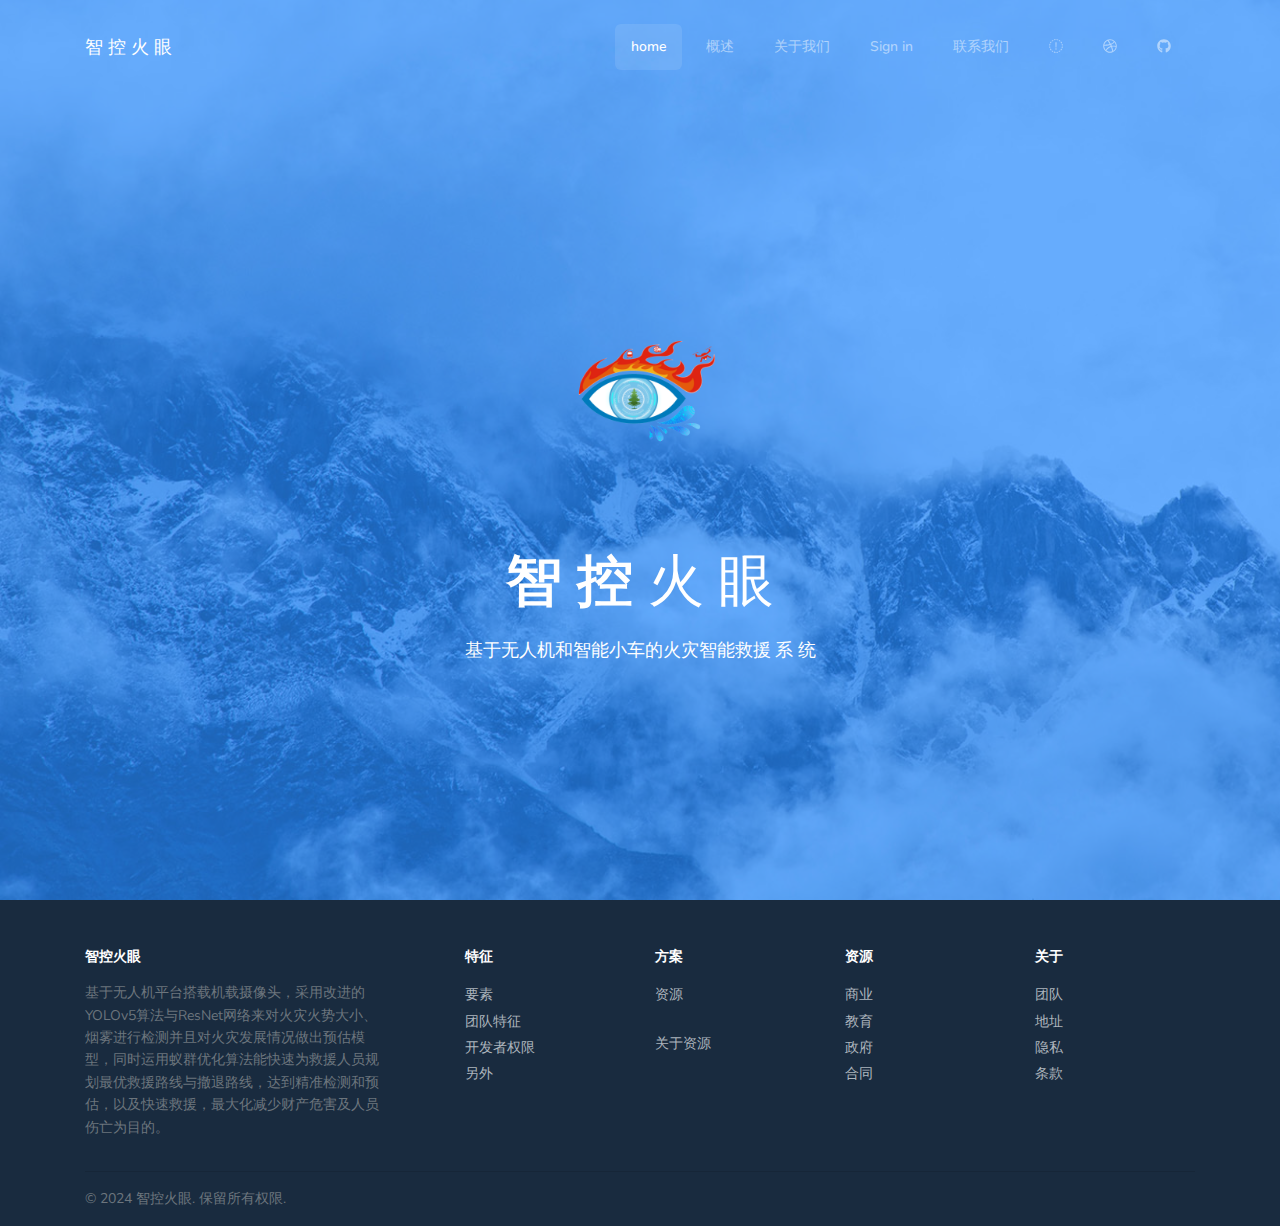
<file: index.html>
<!DOCTYPE html>
<html>

<head>
  <meta charset="utf-8">
  <meta name="viewport" content="width=device-width, initial-scale=1, shrink-to-fit=no">
  <meta name="description"
    content="Probably the most complete UI kit out there. Multiple functionalities and controls added,  extended color palette and beautiful typography, designed as its own extended version of Bootstrap at  the highest level of quality.                             ">
  <meta name="author" content="Webpixels">
  <title>智控火眼</title>
  <!-- Fonts -->
  <link href="https://fonts.googleapis.com/css?family=Nunito:400,600,700,800|Roboto:400,500,700" rel="stylesheet">
  <!-- Theme CSS -->
  <link type="text/css" href="./theme.css" rel="stylesheet">
  <!-- Demo CSS - No need to use these in your project -->
  <link type="text/css" href="./demo.css" rel="stylesheet">
</head>

<body>
  <nav class="navbar navbar-expand-lg navbar-transparent navbar-dark bg-dark py-4">
    <div class="container">
      <a class="navbar-brand" href="./index.html">智 控 火 眼 </a>
      <button class="navbar-toggler" type="button" data-action="offcanvas-open" data-target="#navbar_main"
        aria-controls="navbar_main" aria-expanded="false" aria-label="Toggle navigation">
        <span class="navbar-toggler-icon"></span>
      </button>
      <div class="navbar-collapse offcanvas-collapse" id="navbar_main">
        <ul class="navbar-nav ml-auto align-items-lg-center">
          <h6 class="dropdown-header font-weight-600 d-lg-none px-0">菜单</h6>

          <!-- <li class="nav-item dropdown">
            <a class="nav-link dropdown-toggle" href="#" id="navbar_main_dropdown_1" role="button"
              data-toggle="dropdown" aria-haspopup="true" aria-expanded="false">Pages</a>
            <div class="dropdown-menu" aria-labelledby="navbar_1_dropdown_1">
              <a class="dropdown-item" href="./pages/homepage.html">Homepage</a>
              <a class="dropdown-item" href="./pages/about.html">About us</a>
              <a class="dropdown-item" href="./pages/sign-in.html">Sign in</a>
              <a class="dropdown-item" href="./pages/contact.html">Contact</a>
            </div>
          </li> -->
          <li class="nav-item active">
            <a class="nav-link" href="./index.html">home</a>
          </li>
          <li class="nav-item ">
            <a class="nav-link" href="./homepage.html">概述</a>
          </li>
          <li class="nav-item ">
            <a class="nav-link" href="./about.html">关于我们</a>
          </li>
          <li class="nav-item ">
            <a class="nav-link" href="./sign-in.html">Sign in</a>
          </li>
          <li class="nav-item ">
            <a class="nav-link" href="./contact.html">联系我们</a>
          </li>
          <!-- <li class="nav-item">
            <a class="nav-link" href="./docs/introduction.html">Docs</a>
          </li> -->
          <!-- <li class="nav-item">
            <a href="https://github.com/webpixels/boomerang-ui-kit/archive/master.zip" target="_blank"
              class="nav-link d-lg-none">Download Free</a>
          </li> -->
          <div class="dropdown-divider d-lg-none my-4"></div>
          <h6 class="dropdown-header font-weight-600 d-lg-none px-0">Social Media</h6>
          <li class="nav-item">
            <a class="nav-link nav-link-icon" href="#" target="_blank"><i class="fab fa-window-maximize"></i><span
                class="ml-2 d-lg-none">Instagram</span></a>
          </li>

          <li class="nav-item">
            <a class="nav-link nav-link-icon" href="#" target="_blank"><i class="fab fa-dribbble"></i><span
                class="ml-2 d-lg-none">Dribbble</span></a>
          </li>
          <li class="nav-item">
            <a class="nav-link nav-link-icon" href="https://github.com" target="_blank"><i
                class="fab fa-github"></i><span class="ml-2 d-lg-none">Github</span></a>
          </li>
        </ul>
      </div>
    </div>
  </nav>
  <main class="main">
    <section class="spotlight parallax bg-cover bg-size--cover" data-spotlight="fullscreen"
      style="background-image: url('./img-1.jpg')">
      <span class="mask bg-primary alpha-7"></span>
      <div class="spotlight-holder py-lg pt-lg-xl">
        <div class="container d-flex align-items-center no-padding">
          <div class="col">
            <div class="row cols-xs-space align-items-center text-center text-md-left justify-content-center">
              <div class="col-7">
                <div class="text-center mt-5">
                  <img src="./logo.png" style="width: 200px;" class="img-fluid animated"
                    data-animation-in="jackInTheBox" data-animation-delay="1000">
                  <h2 class="heading display-4 font-weight-400 text-white mt-5 animated" data-animation-in="fadeInUp"
                    data-animation-delay="2000">
                    <span class="font-weight-700">智 控 </span>火 眼
                  </h2>
                  <p class="lead text-white mt-3 lh-180 c-white animated" data-animation-in="fadeInUp"
                    data-animation-delay="2500">
                    基于无人机和智能小车的火灾智能救援
                    <strong class="text-white">系 统</strong>
                  </p>
                </div>
              </div>
            </div>
          </div>
        </div>
      </div>
    </section>


  </main>
  <footer class="pt-5 pb-3 footer  footer-dark bg-tertiary">
    <div class="container">
      <div class="row">
        <div class="col-12 col-md-4">
          <div class="pr-lg-5">
            <h1 class="heading h6 text-uppercase font-weight-700 mb-3"><strong>智控火眼</strong> </h1>
            <p>
              基于无人机平台搭载机载摄像头，采用改进的YOLOv5算法与ResNet网络来对火灾火势大小、烟雾进行检测并且对火灾发展情况做出预估模型，同时运用蚁群优化算法能快速为救援人员规划最优救援路线与撤退路线，达到精准检测和预估，以及快速救援，最大化减少财产危害及人员伤亡为目的。
            </p>
          </div>
        </div>
        <div class="col-6 col-md">
          <h5 class="heading h6 text-uppercase font-weight-700 mb-3">特征</h5>
          <ul class="list-unstyled text-small">
            <li><a class="text-muted" href="#">要素</a></li>
            <li><a class="text-muted" href="#">团队特征</a></li>
            <li><a class="text-muted" href="#">开发者权限</a></li>
            <li><a class="text-muted" href="#">另外</a></li>
          </ul>
        </div>
        <div class="col-6 col-md">
          <h5 class="heading h6 text-uppercase font-weight-700 mb-3">方案</h5>
          <ul class="list-unstyled text-small">
            <li><a class="text-muted" href="#">资源</a></li>
            <br>
            <li><a class="text-muted" href="#">关于资源</a></li>

          </ul>
        </div>
        <div class="col-6 col-md">
          <h5 class="heading h6 text-uppercase font-weight-700 mb-3">资源</h5>
          <ul class="list-unstyled text-small">
            <li><a class="text-muted" href="#">商业</a></li>
            <li><a class="text-muted" href="#">教育</a></li>
            <li><a class="text-muted" href="#">政府</a></li>
            <li><a class="text-muted" href="#">合同</a></li>
          </ul>
        </div>
        <div class="col-6 col-md">
          <h5 class="heading h6 text-uppercase font-weight-700 mb-3">关于</h5>
          <ul class="list-unstyled text-small">
            <li><a class="text-muted" href="#">团队</a></li>
            <li><a class="text-muted" href="#">地址</a></li>
            <li><a class="text-muted" href="#">隐私</a></li>
            <li><a class="text-muted" href="#">条款</a></li>
          </ul>
        </div>
      </div>
      <hr>
      <div class="d-flex align-items-center">
        <span class="">
          &copy; 2024 <a href="https://webpixels.io/" class="footer-link" target="_blank">智控火眼</a>.
          保留所有权限.
        </span>

      </div>
    </div>
  </footer>
  <!-- Core -->
  <script src="./assets/vendor/jquery/jquery.min.js"></script>
  <script src="./assets/vendor/popper/popper.min.js"></script>
  <script src="./assets/js/bootstrap/bootstrap.min.js"></script>
  <!-- FontAwesome 5 -->
  <script src="./assets/vendor/fontawesome/js/fontawesome-all.min.js" defer></script>
  <!-- Page plugins -->
  <script src="./assets/vendor/bootstrap-select/js/bootstrap-select.min.js"></script>
  <script src="./assets/vendor/bootstrap-tagsinput/bootstrap-tagsinput.min.js"></script>
  <script src="./assets/vendor/input-mask/input-mask.min.js"></script>
  <script src="./assets/vendor/nouislider/js/nouislider.min.js"></script>
  <script src="./assets/vendor/textarea-autosize/textarea-autosize.min.js"></script>
  <!-- Theme JS -->
  <script src="./assets/js/theme.js"></script>
</body>

</html>
</file>
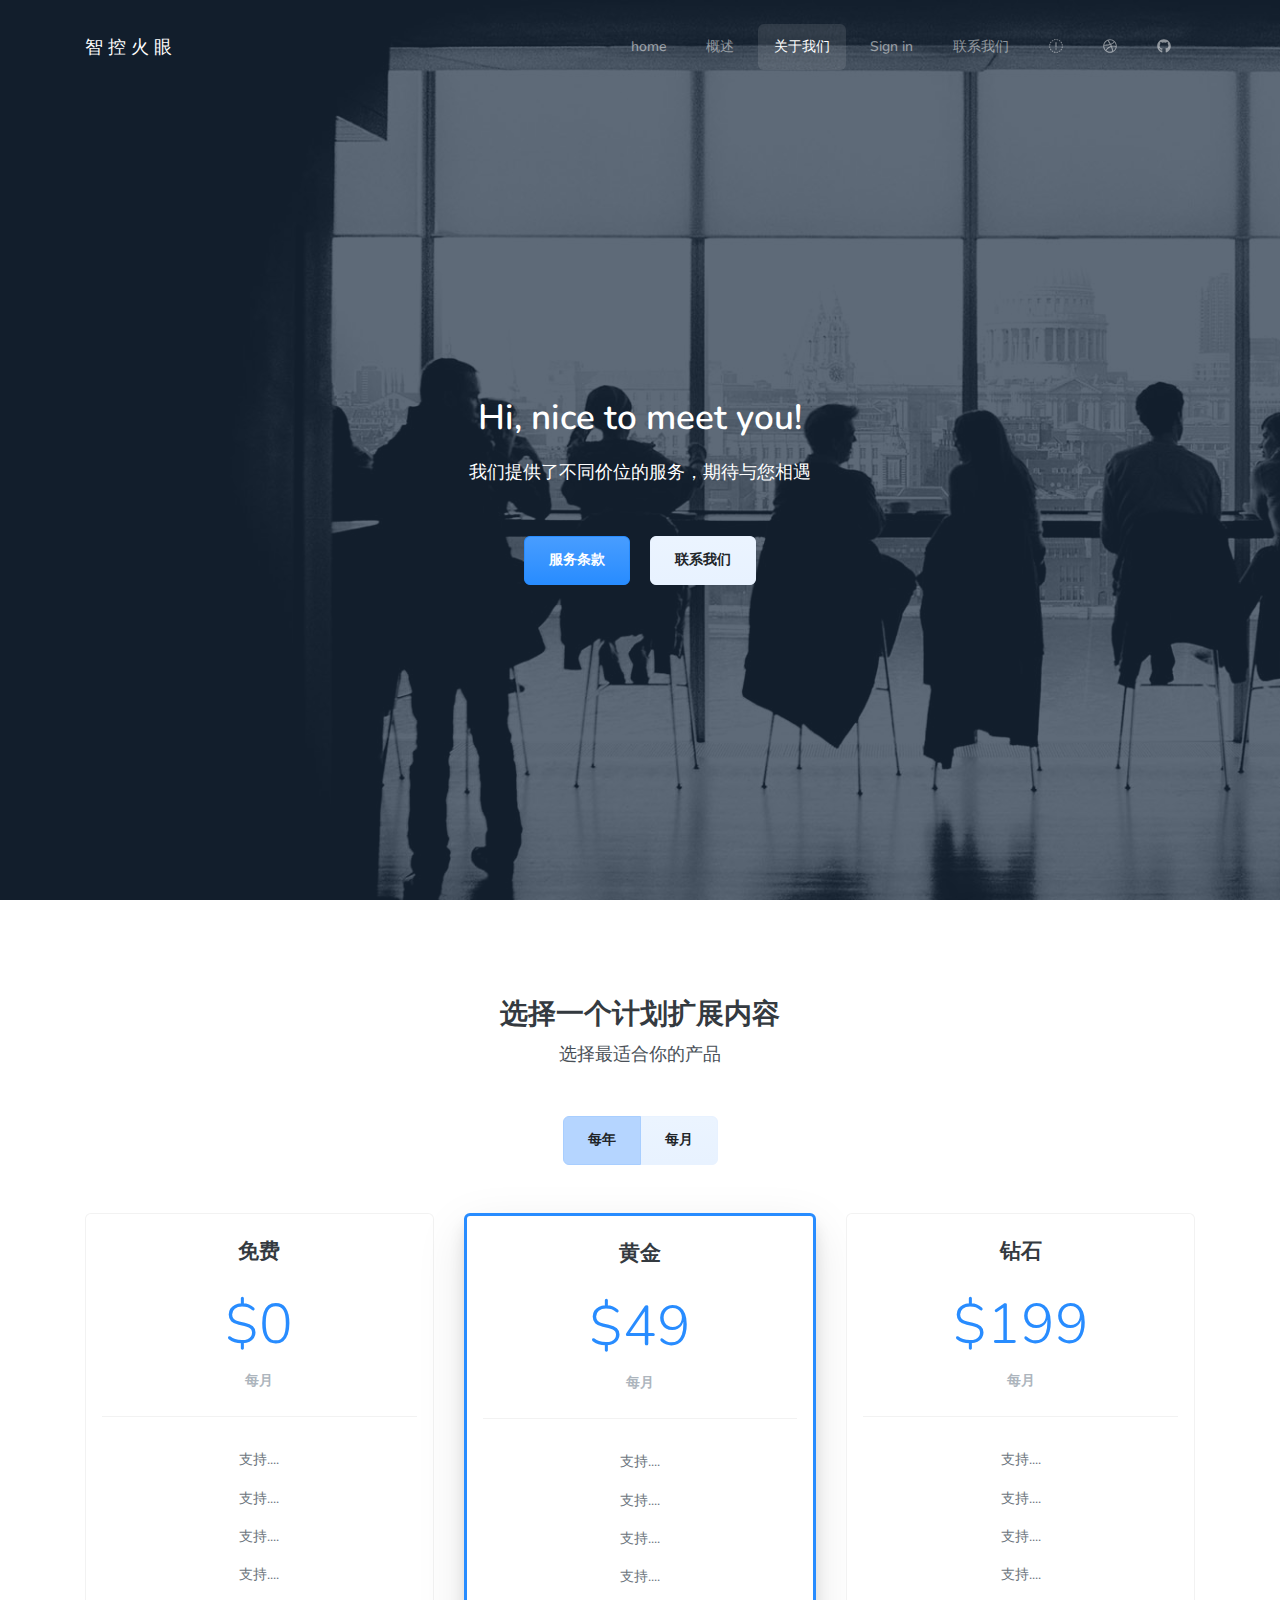
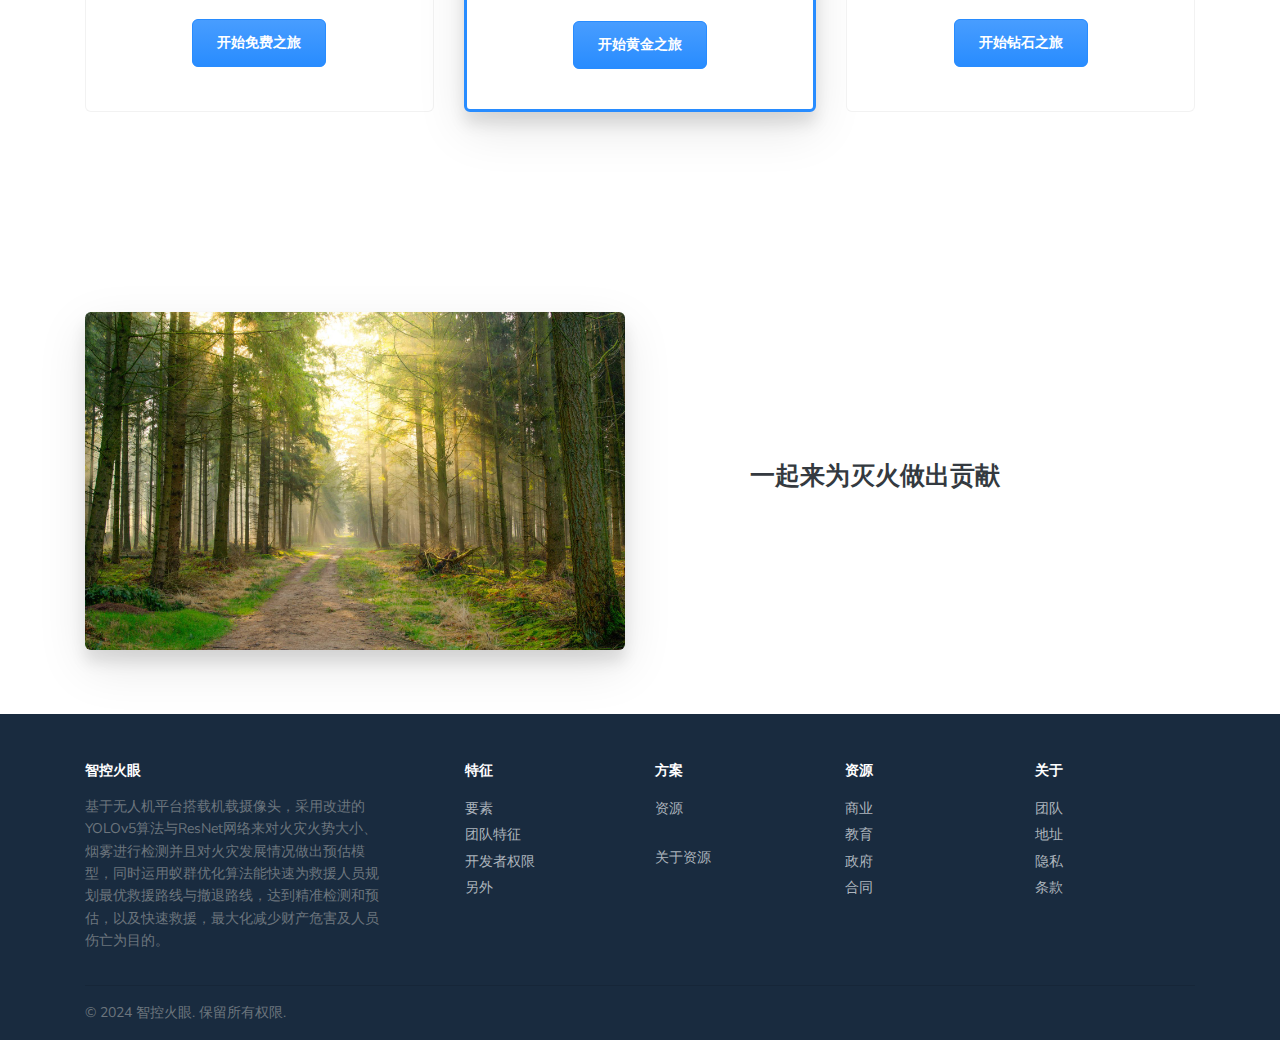
<file: about.html>
<!DOCTYPE html>
<html>

<head>
  <meta charset="utf-8">
  <meta name="viewport" content="width=device-width, initial-scale=1, shrink-to-fit=no">
  <meta name="description"
    content="Probably the most complete UI kit out there. Multiple functionalities and controls added,  extended color palette and beautiful typography, designed as its own extended version of Bootstrap at  the highest level of quality.                             ">
  <meta name="author" content="Webpixels">
  <title>智控火眼</title>
  <!-- Fonts -->
  <link href="https://fonts.googleapis.com/css?family=Nunito:400,600,700,800|Roboto:400,500,700" rel="stylesheet">
  <!-- Theme CSS -->
  <link type="text/css" href="./theme.css" rel="stylesheet">
  <!-- Demo CSS - No need to use these in your project -->
  <link type="text/css" href="./demo.css" rel="stylesheet">
</head>

<body>
  <nav class="navbar navbar-expand-lg navbar-transparent navbar-dark bg-dark py-4">
    <div class="container">
      <a class="navbar-brand" href="./index.html">智 控 火 眼 </a>
      <button class="navbar-toggler" type="button" data-action="offcanvas-open" data-target="#navbar_main"
        aria-controls="navbar_main" aria-expanded="false" aria-label="Toggle navigation">
        <span class="navbar-toggler-icon"></span>
      </button>
      <div class="navbar-collapse offcanvas-collapse" id="navbar_main">
        <ul class="navbar-nav ml-auto align-items-lg-center">
          <h6 class="dropdown-header font-weight-600 d-lg-none px-0">菜单</h6>

          <!-- <li class="nav-item dropdown">
            <a class="nav-link dropdown-toggle" href="#" id="navbar_main_dropdown_1" role="button"
              data-toggle="dropdown" aria-haspopup="true" aria-expanded="false">Pages</a>
            <div class="dropdown-menu" aria-labelledby="navbar_1_dropdown_1">
              <a class="dropdown-item" href="./pages/homepage.html">Homepage</a>
              <a class="dropdown-item" href="./pages/about.html">About us</a>
              <a class="dropdown-item" href="./pages/sign-in.html">Sign in</a>
              <a class="dropdown-item" href="./pages/contact.html">Contact</a>
            </div>
          </li> -->
          <li class="nav-item ">
            <a class="nav-link" href="./index.html">home</a>
          </li>
          <li class="nav-item ">
            <a class="nav-link" href="./homepage.html">概述</a>
          </li>
          <li class="nav-item active">
            <a class="nav-link" href="./about.html">关于我们</a>
          </li>
          <li class="nav-item ">
            <a class="nav-link" href="./sign-in.html">Sign in</a>
          </li>
          <li class="nav-item ">
            <a class="nav-link" href="./contact.html">联系我们</a>
          </li>
          <!-- <li class="nav-item">
            <a class="nav-link" href="./docs/introduction.html">Docs</a>
          </li> -->
          <!-- <li class="nav-item">
            <a href="https://github.com/webpixels/boomerang-ui-kit/archive/master.zip" target="_blank"
              class="nav-link d-lg-none">Download Free</a>
          </li> -->
          <div class="dropdown-divider d-lg-none my-4"></div>
          <h6 class="dropdown-header font-weight-600 d-lg-none px-0">Social Media</h6>
          <li class="nav-item">
            <a class="nav-link nav-link-icon" href="#" target="_blank"><i class="fab fa-window-maximize"></i><span
                class="ml-2 d-lg-none">Instagram</span></a>
          </li>

          <li class="nav-item">
            <a class="nav-link nav-link-icon" href="#" target="_blank"><i class="fab fa-dribbble"></i><span
                class="ml-2 d-lg-none">Dribbble</span></a>
          </li>
          <li class="nav-item">
            <a class="nav-link nav-link-icon" href="https://github.com" target="_blank"><i
                class="fab fa-github"></i><span class="ml-2 d-lg-none">Github</span></a>
          </li>
        </ul>
      </div>
    </div>
  </nav>
  <main class="main">
    <section class="spotlight parallax bg-cover bg-size--cover" data-spotlight="fullscreen"
      style="background-image: url('./img-3.jpg')">
      <span class="mask bg-tertiary alpha-7"></span>
      <div class="spotlight-holder py-lg pt-lg-xl">
        <div class="container d-flex align-items-center no-padding">
          <div class="col">
            <div class="row cols-xs-space align-items-center text-center text-md-left justify-content-center">
              <div class="col-lg-7">
                <div class="text-center mt-5">
                  <h1 class="heading h1 text-white">
                    Hi, nice to meet you!
                  </h1>
                  <p class="lead lh-180 text-white mt-3">
                    我们提供了不同价位的服务，期待与您相遇
                  </p>
                  <div class="mt-5">
                    <a href="#" class="btn btn-primary mr-3">服务条款</a>
                    <a href="#" class="btn btn-secondary">联系我们</a>
                  </div>
                </div>
              </div>
            </div>
          </div>
        </div>
      </div>
    </section>


    <section class="slice slice-lg">
      <div class="container">
        <div class="mb-5 text-center">
          <h3 class="heading h2">选择一个计划扩展内容</h3>
          <div class="fluid-paragraph text-center">
            <p class="lead mb-0">选择最适合你的产品</p>
          </div>
        </div>
        <div class="text-center mb-5">
          <div class="btn-group" role="group" aria-label="Basic example">
            <button type="button" class="btn btn-secondary active">每年</button>
            <button type="button" class="btn btn-secondary">每月</button>
          </div>
        </div>
        <div class="card-deck mb-3">
          <div class="card card-pricing text-center px-3 mb-4">
            <div class="card-header py-4">
              <h4 class="mb-4">免费</h4>
              <h1 class="display-4 text-primary text-center">$0</h1>
              <span class="h6 text-muted">每月</span>
            </div>
            <div class="card-body">
              <ul class="list-unstyled mb-4">
                <li>支持....</li>
                <li>支持....</li>
                <li>支持....</li>
                <li>支持....</li>
              </ul>
              <button type="button" class="btn btn-primary mb-3">开始免费之旅</button>
            </div>
          </div>
          <div class="card card-pricing popular text-center px-3 mb-4 z-depth-3">
            <div class="card-header py-4">
              <h4 class="mb-4">黄金</h4>
              <h1 class="display-4 text-primary text-center">$49</h1>
              <span class="h6 text-muted">每月</span>
            </div>
            <div class="card-body">
              <ul class="list-unstyled mb-4">
                <li>支持....</li>
                <li>支持....</li>
                <li>支持....</li>
                <li>支持....</li>
              </ul>
              <button type="button" class="btn btn-primary mb-3">开始黄金之旅</button>
            </div>
          </div>
          <div class="card card-pricing text-center px-3 mb-4">
            <div class="card-header py-4">
              <h4 class="mb-4">钻石</h4>
              <h1 class="display-4 text-primary text-center">$199</h1>
              <span class="h6 text-muted">每月</span>
            </div>
            <div class="card-body">
              <ul class="list-unstyled mb-4">
                <li>支持....</li>
                <li>支持....</li>
                <li>支持....</li>
                <li>支持....</li>
              </ul>
              <button type="button" class="btn btn-primary mb-3">开始钻石之旅</button>
            </div>
          </div>
        </div>
      </div>
    </section>
    <section class="slice sct-color-1">
      <div class="container">
        <div class="row cols-xs-space cols-sm-space align-items-center">
          <div class="col-md-6">
            <img src="./R-C (1).jpg" class="img-center img-fluid rounded z-depth-3">
          </div>
          <div class="col-md-6 col-lg-5 ml-lg-auto">
            <div class="pr-md-4">
              <h3 class="heading heading-3 strong-500">
                一起来为灭火做出贡献
              </h3>

            </div>
          </div>
        </div>
      </div>
    </section>


  </main>
  <footer class="pt-5 pb-3 footer  footer-dark bg-tertiary">
    <div class="container">
      <div class="row">
        <div class="col-12 col-md-4">
          <div class="pr-lg-5">
            <h1 class="heading h6 text-uppercase font-weight-700 mb-3"><strong>智控火眼</strong> </h1>
            <p>
              基于无人机平台搭载机载摄像头，采用改进的YOLOv5算法与ResNet网络来对火灾火势大小、烟雾进行检测并且对火灾发展情况做出预估模型，同时运用蚁群优化算法能快速为救援人员规划最优救援路线与撤退路线，达到精准检测和预估，以及快速救援，最大化减少财产危害及人员伤亡为目的。
            </p>
          </div>
        </div>
        <div class="col-6 col-md">
          <h5 class="heading h6 text-uppercase font-weight-700 mb-3">特征</h5>
          <ul class="list-unstyled text-small">
            <li><a class="text-muted" href="#">要素</a></li>
            <li><a class="text-muted" href="#">团队特征</a></li>
            <li><a class="text-muted" href="#">开发者权限</a></li>
            <li><a class="text-muted" href="#">另外</a></li>
          </ul>
        </div>
        <div class="col-6 col-md">
          <h5 class="heading h6 text-uppercase font-weight-700 mb-3">方案</h5>
          <ul class="list-unstyled text-small">
            <li><a class="text-muted" href="#">资源</a></li>
            <br>
            <li><a class="text-muted" href="#">关于资源</a></li>

          </ul>
        </div>
        <div class="col-6 col-md">
          <h5 class="heading h6 text-uppercase font-weight-700 mb-3">资源</h5>
          <ul class="list-unstyled text-small">
            <li><a class="text-muted" href="#">商业</a></li>
            <li><a class="text-muted" href="#">教育</a></li>
            <li><a class="text-muted" href="#">政府</a></li>
            <li><a class="text-muted" href="#">合同</a></li>
          </ul>
        </div>
        <div class="col-6 col-md">
          <h5 class="heading h6 text-uppercase font-weight-700 mb-3">关于</h5>
          <ul class="list-unstyled text-small">
            <li><a class="text-muted" href="#">团队</a></li>
            <li><a class="text-muted" href="#">地址</a></li>
            <li><a class="text-muted" href="#">隐私</a></li>
            <li><a class="text-muted" href="#">条款</a></li>
          </ul>
        </div>
      </div>
      <hr>
      <div class="d-flex align-items-center">
        <span class="">
          &copy; 2024 <a href="https://webpixels.io/" class="footer-link" target="_blank">智控火眼</a>.
          保留所有权限.
        </span>

      </div>
    </div>
  </footer>
  <!-- Core -->
  <script src="../assets/vendor/jquery/jquery.min.js"></script>
  <script src="../assets/vendor/popper/popper.min.js"></script>
  <script src="../assets/js/bootstrap/bootstrap.min.js"></script>
  <!-- FontAwesome 5 -->
  <script src="../assets/vendor/fontawesome/js/fontawesome-all.min.js" defer></script>
  <!-- Page plugins -->
  <script src="../assets/vendor/bootstrap-select/js/bootstrap-select.min.js"></script>
  <script src="../assets/vendor/bootstrap-tagsinput/bootstrap-tagsinput.min.js"></script>
  <script src="../assets/vendor/input-mask/input-mask.min.js"></script>
  <script src="../assets/vendor/nouislider/js/nouislider.min.js"></script>
  <script src="../assets/vendor/textarea-autosize/textarea-autosize.min.js"></script>
  <!-- Theme JS -->
  <script src="../assets/js/theme.js"></script>
</body>

</html>
</file>
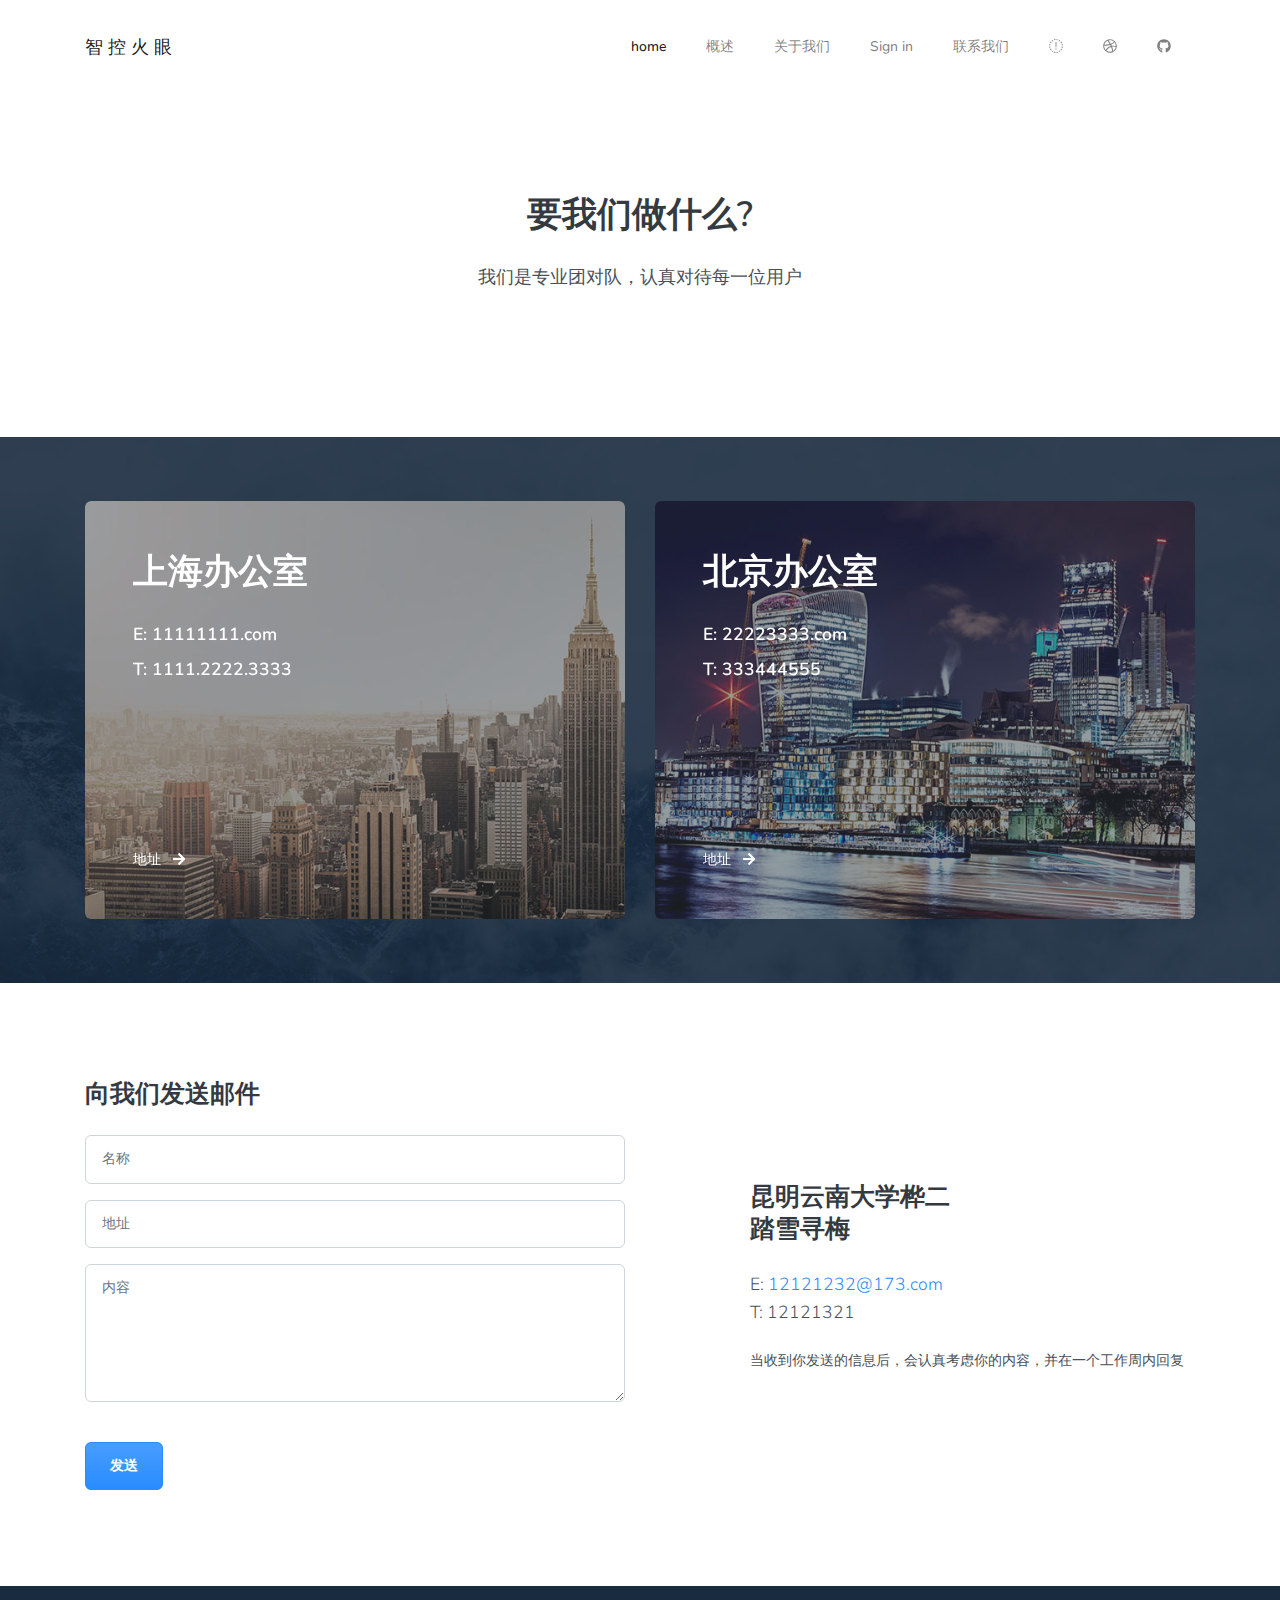
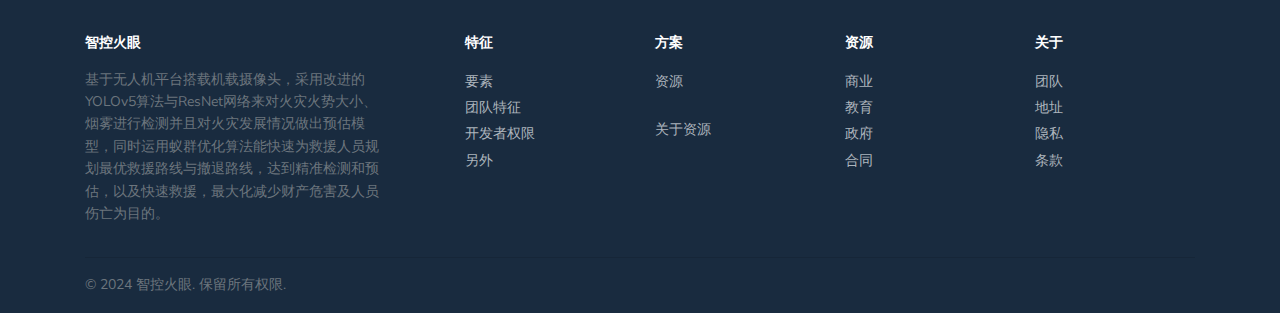
<file: contact.html>
<!DOCTYPE html>
<html>

<head>
  <meta charset="utf-8">
  <meta name="viewport" content="width=device-width, initial-scale=1, shrink-to-fit=no">
  <meta name="description"
    content="Probably the most complete UI kit out there. Multiple functionalities and controls added,  extended color palette and beautiful typography, designed as its own extended version of Bootstrap at  the highest level of quality.                             ">
  <meta name="author" content="Webpixels">
  <title>智控火眼</title>
  <!-- Fonts -->
  <link href="https://fonts.googleapis.com/css?family=Nunito:400,600,700,800|Roboto:400,500,700" rel="stylesheet">
  <!-- Theme CSS -->
  <link type="text/css" href="./theme.css" rel="stylesheet">
  <!-- Demo CSS - No need to use these in your project -->
  <link type="text/css" href="./demo.css" rel="stylesheet">
</head>

<body>
  <nav class="navbar navbar-expand-lg navbar-transparent navbar-light bg-white py-4">
    <div class="container">
      <a class="navbar-brand" href="./index.html">智 控 火 眼 </a>
      <button class="navbar-toggler" type="button" data-action="offcanvas-open" data-target="#navbar_main"
        aria-controls="navbar_main" aria-expanded="false" aria-label="Toggle navigation">
        <span class="navbar-toggler-icon"></span>
      </button>
      <div class="navbar-collapse offcanvas-collapse" id="navbar_main">
        <ul class="navbar-nav ml-auto align-items-lg-center">
          <h6 class="dropdown-header font-weight-600 d-lg-none px-0">菜单</h6>
          <li class="nav-item active">
            <a class="nav-link" href="./index.html">home</a>
          </li>
          <li class="nav-item ">
            <a class="nav-link" href="./homepage.html">概述</a>
          </li>
          <li class="nav-item ">
            <a class="nav-link" href="./about.html">关于我们</a>
          </li>
          <li class="nav-item ">
            <a class="nav-link" href="./sign-in.html">Sign in</a>
          </li>
          <li class="nav-item ">
            <a class="nav-link" href="./contact.html">联系我们</a>
          </li>
          <!-- <li class="nav-item">
            <a class="nav-link" href="./docs/introduction.html">Docs</a>
          </li> -->
          <!-- <li class="nav-item">
            <a href="https://github.com/webpixels/boomerang-ui-kit/archive/master.zip" target="_blank"
              class="nav-link d-lg-none">Download Free</a>
          </li> -->
          <div class="dropdown-divider d-lg-none my-4"></div>
          <h6 class="dropdown-header font-weight-600 d-lg-none px-0">Social Media</h6>
          <li class="nav-item">
            <a class="nav-link nav-link-icon" href="#" target="_blank"><i class="fab fa-window-maximize"></i><span
                class="ml-2 d-lg-none">Instagram</span></a>
          </li>

          <li class="nav-item">
            <a class="nav-link nav-link-icon" href="#" target="_blank"><i class="fab fa-dribbble"></i><span
                class="ml-2 d-lg-none">Dribbble</span></a>
          </li>
          <li class="nav-item">
            <a class="nav-link nav-link-icon" href="https://github.com" target="_blank"><i
                class="fab fa-github"></i><span class="ml-2 d-lg-none">Github</span></a>
          </li>
        </ul>
      </div>
    </div>
  </nav>
  <main class="main">
    <section class="slice slice-xl">
      <div class="container">
        <div class="row justify-content-center">
          <div class="col-lg-7">
            <div class="text-center pt-lg-md">
              <h2 class="heading h1 mb-4">
                要我们做什么?
              </h2>
              <p class="lead lh-180">
                我们是专业团对队，认真对待每一位用户
              </p>
            </div>
          </div>
        </div>
      </div>
    </section>
    <section class="slice bg-tertiary bg-cover bg-size--cover" style="background-image: url('./img-1.jpg')">
      <span class="mask bg-tertiary alpha-9"></span>
      <div class="container">
        <div class="row cols-xs-space cols-sm-space cols-md-space">
          <div class="col-lg-6">
            <div class="card bg-dark alpha-container text-white border-0 overflow-hidden">
              <a href="#" target="_blank">
                <div class="card-img-bg" style="background-image: url('./city-1.jpg');"></div>
                <span class="mask bg-dark alpha-5 alpha-4--hover"></span>
                <div class="card-body px-5 py-5">
                  <div style="min-height: 300px;">
                    <h3 class="heading h1 text-white mb-3">上海办公室</h3>
                    <p class="mt-4 mb-1 h5 text-white lh-180">
                      E: 11111111.com
                    </p>
                    <p class="mb-1 h5 text-white lh-180">
                      T: 1111.2222.3333
                    </p>
                  </div>
                  <span href="#" class="text-white text-uppercase font-weight-500">
                    地址
                    <i class="fas fa-arrow-right ml-2"></i>
                  </span>
                </div>
              </a>
            </div>
          </div>
          <div class="col-lg-6">
            <div class="card bg-dark alpha-container text-white border-0 overflow-hidden">
              <a href="#" target="_blank">
                <div class="card-img-bg" style="background-image: url('./city-2.jpg');"></div>
                <span class="mask bg-dark alpha-5 alpha-4--hover"></span>
                <div class="card-body px-5 py-5">
                  <div style="min-height: 300px;">
                    <h3 class="heading h1 text-white mb-3">北京办公室</h3>
                    <p class="mt-4 mb-1 h5 text-white lh-180">
                      E: 22223333.com
                    </p>
                    <p class="mb-1 h5 text-white lh-180">
                      T: 333444555
                    </p>
                  </div>
                  <span href="#" class="text-white text-uppercase font-weight-500">
                    地址
                    <i class="fas fa-arrow-right ml-2"></i>
                  </span>
                </div>
              </a>
            </div>
          </div>
        </div>
      </div>
    </section>
    <section class="slice slice-lg">
      <div class="container">
        <div class="row align-items-center cols-xs-space cols-sm-space cols-md-space">
          <div class="col-lg-6">
            <h3 class="heading h3 mb-4">向我们发送邮件</h3>
            <form>
              <div class="row">
                <div class="col-12">
                  <div class="form-group">
                    <input class="form-control" placeholder="名称" type="text">
                  </div>
                </div>
              </div>
              <div class="row">
                <div class="col-12">
                  <div class="form-group">
                    <input class="form-control" placeholder="地址" type="email">
                  </div>
                </div>
              </div>
              <div class="row">
                <div class="col-12">
                  <div class="form-group">
                    <textarea class="form-control" rows="5" placeholder="内容"></textarea>
                  </div>
                </div>
              </div>
              <div class="mt-4">
                <button type="submit" class="btn btn-primary px-4">
                  发送
                </button>
              </div>
            </form>
          </div>
          <div class="col-lg-5 ml-lg-auto">
            <h3 class="heading heading-3 strong-300">
              昆明云南大学桦二
              <br>
              踏雪寻梅
            </h3>
            <p class="lead mt-4 mb-4">
              E: <a href="#">12121232@173.com</a>
              <br>
              T: 12121321
            </p>
            <p class="">
              当收到你发送的信息后，会认真考虑你的内容，并在一个工作周内回复
            </p>
          </div>
        </div>
      </div>
    </section>
  </main>
  <footer class="pt-5 pb-3 footer  footer-dark bg-tertiary">
    <div class="container">
      <div class="row">
        <div class="col-12 col-md-4">
          <div class="pr-lg-5">
            <h1 class="heading h6 text-uppercase font-weight-700 mb-3"><strong>智控火眼</strong> </h1>
            <p>
              基于无人机平台搭载机载摄像头，采用改进的YOLOv5算法与ResNet网络来对火灾火势大小、烟雾进行检测并且对火灾发展情况做出预估模型，同时运用蚁群优化算法能快速为救援人员规划最优救援路线与撤退路线，达到精准检测和预估，以及快速救援，最大化减少财产危害及人员伤亡为目的。
            </p>
          </div>
        </div>
        <div class="col-6 col-md">
          <h5 class="heading h6 text-uppercase font-weight-700 mb-3">特征</h5>
          <ul class="list-unstyled text-small">
            <li><a class="text-muted" href="#">要素</a></li>
            <li><a class="text-muted" href="#">团队特征</a></li>
            <li><a class="text-muted" href="#">开发者权限</a></li>
            <li><a class="text-muted" href="#">另外</a></li>
          </ul>
        </div>
        <div class="col-6 col-md">
          <h5 class="heading h6 text-uppercase font-weight-700 mb-3">方案</h5>
          <ul class="list-unstyled text-small">
            <li><a class="text-muted" href="#">资源</a></li>
            <br>
            <li><a class="text-muted" href="#">关于资源</a></li>

          </ul>
        </div>
        <div class="col-6 col-md">
          <h5 class="heading h6 text-uppercase font-weight-700 mb-3">资源</h5>
          <ul class="list-unstyled text-small">
            <li><a class="text-muted" href="#">商业</a></li>
            <li><a class="text-muted" href="#">教育</a></li>
            <li><a class="text-muted" href="#">政府</a></li>
            <li><a class="text-muted" href="#">合同</a></li>
          </ul>
        </div>
        <div class="col-6 col-md">
          <h5 class="heading h6 text-uppercase font-weight-700 mb-3">关于</h5>
          <ul class="list-unstyled text-small">
            <li><a class="text-muted" href="#">团队</a></li>
            <li><a class="text-muted" href="#">地址</a></li>
            <li><a class="text-muted" href="#">隐私</a></li>
            <li><a class="text-muted" href="#">条款</a></li>
          </ul>
        </div>
      </div>
      <hr>
      <div class="d-flex align-items-center">
        <span class="">
          &copy; 2024 <a href="https://webpixels.io/" class="footer-link" target="_blank">智控火眼</a>.
          保留所有权限.
        </span>

      </div>
    </div>
  </footer>
  <!-- Core -->
  <script src="../assets/vendor/jquery/jquery.min.js"></script>
  <script src="../assets/vendor/popper/popper.min.js"></script>
  <script src="../assets/js/bootstrap/bootstrap.min.js"></script>
  <!-- FontAwesome 5 -->
  <script src="../assets/vendor/fontawesome/js/fontawesome-all.min.js" defer></script>
  <!-- Page plugins -->
  <script src="../assets/vendor/bootstrap-select/js/bootstrap-select.min.js"></script>
  <script src="../assets/vendor/bootstrap-tagsinput/bootstrap-tagsinput.min.js"></script>
  <script src="../assets/vendor/input-mask/input-mask.min.js"></script>
  <script src="../assets/vendor/nouislider/js/nouislider.min.js"></script>
  <script src="../assets/vendor/textarea-autosize/textarea-autosize.min.js"></script>
  <!-- Theme JS -->
  <script src="../assets/js/theme.js"></script>
</body>

</html>
</file>
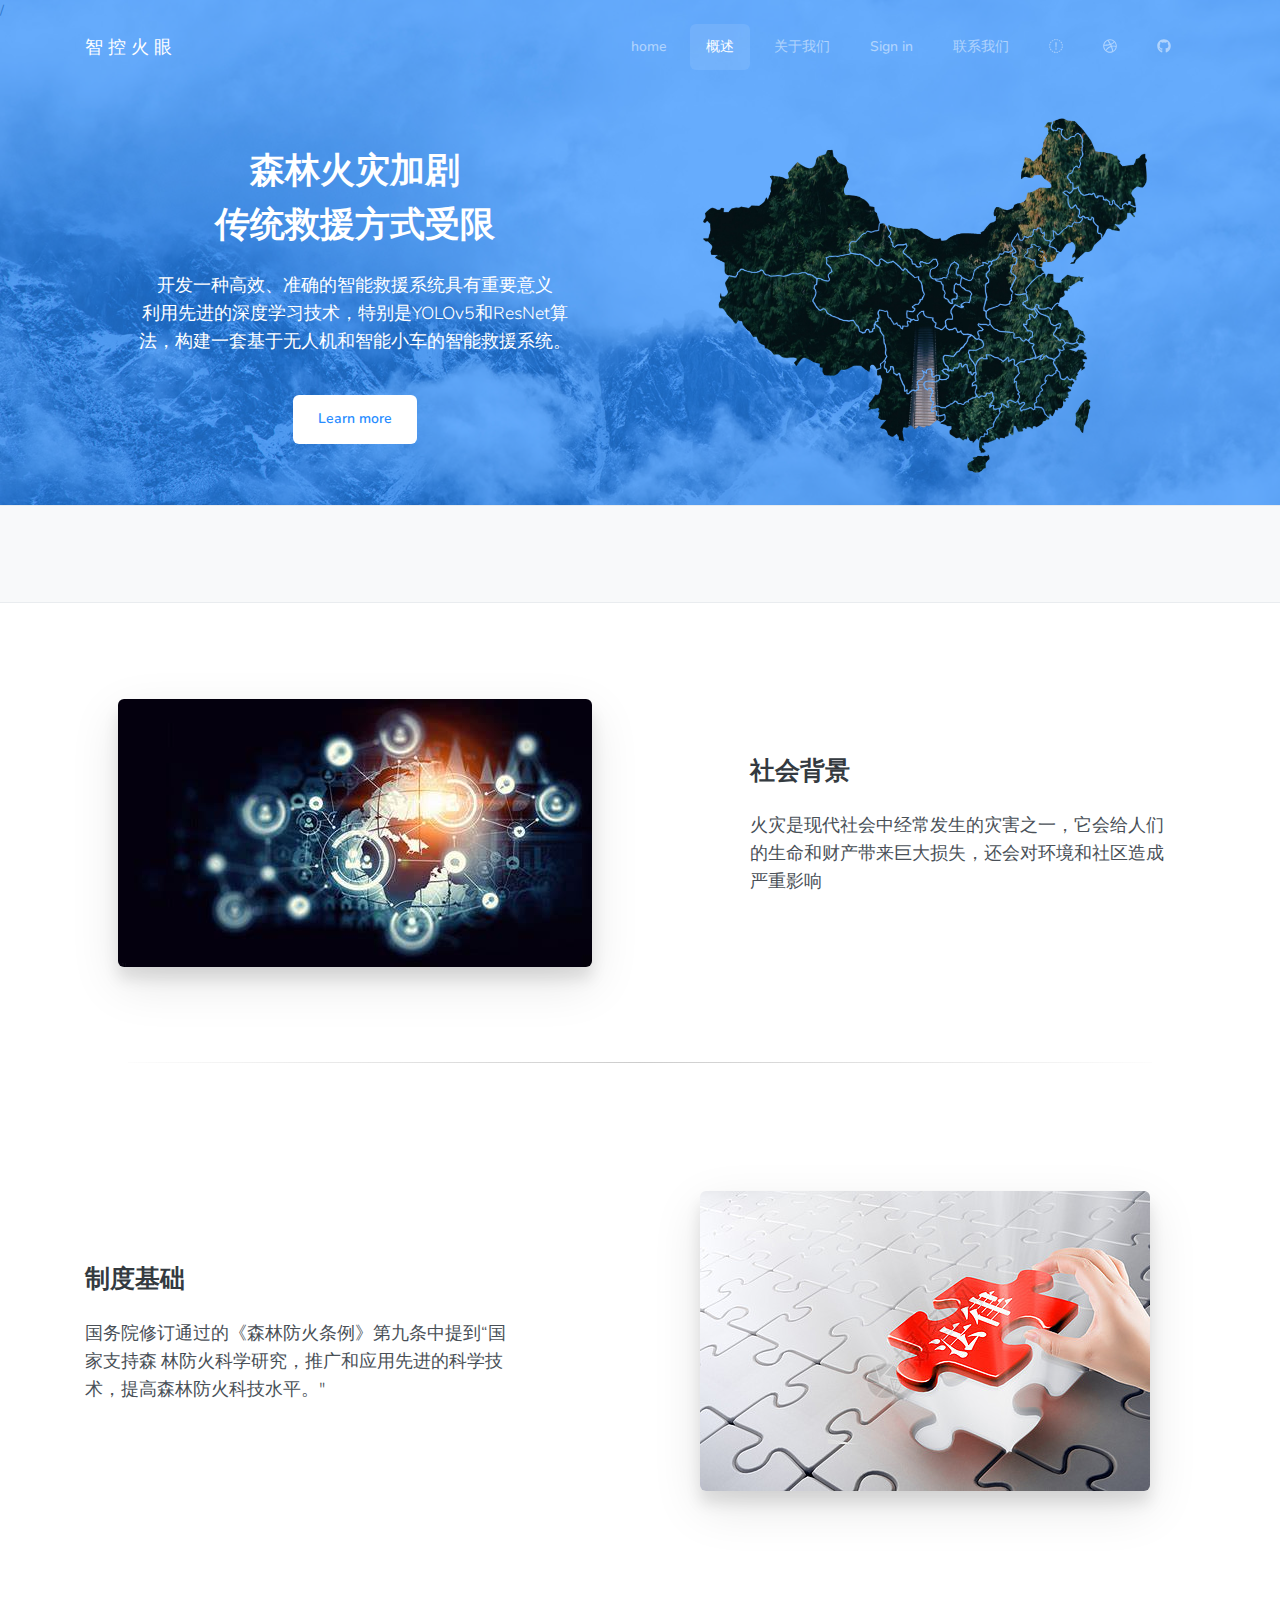
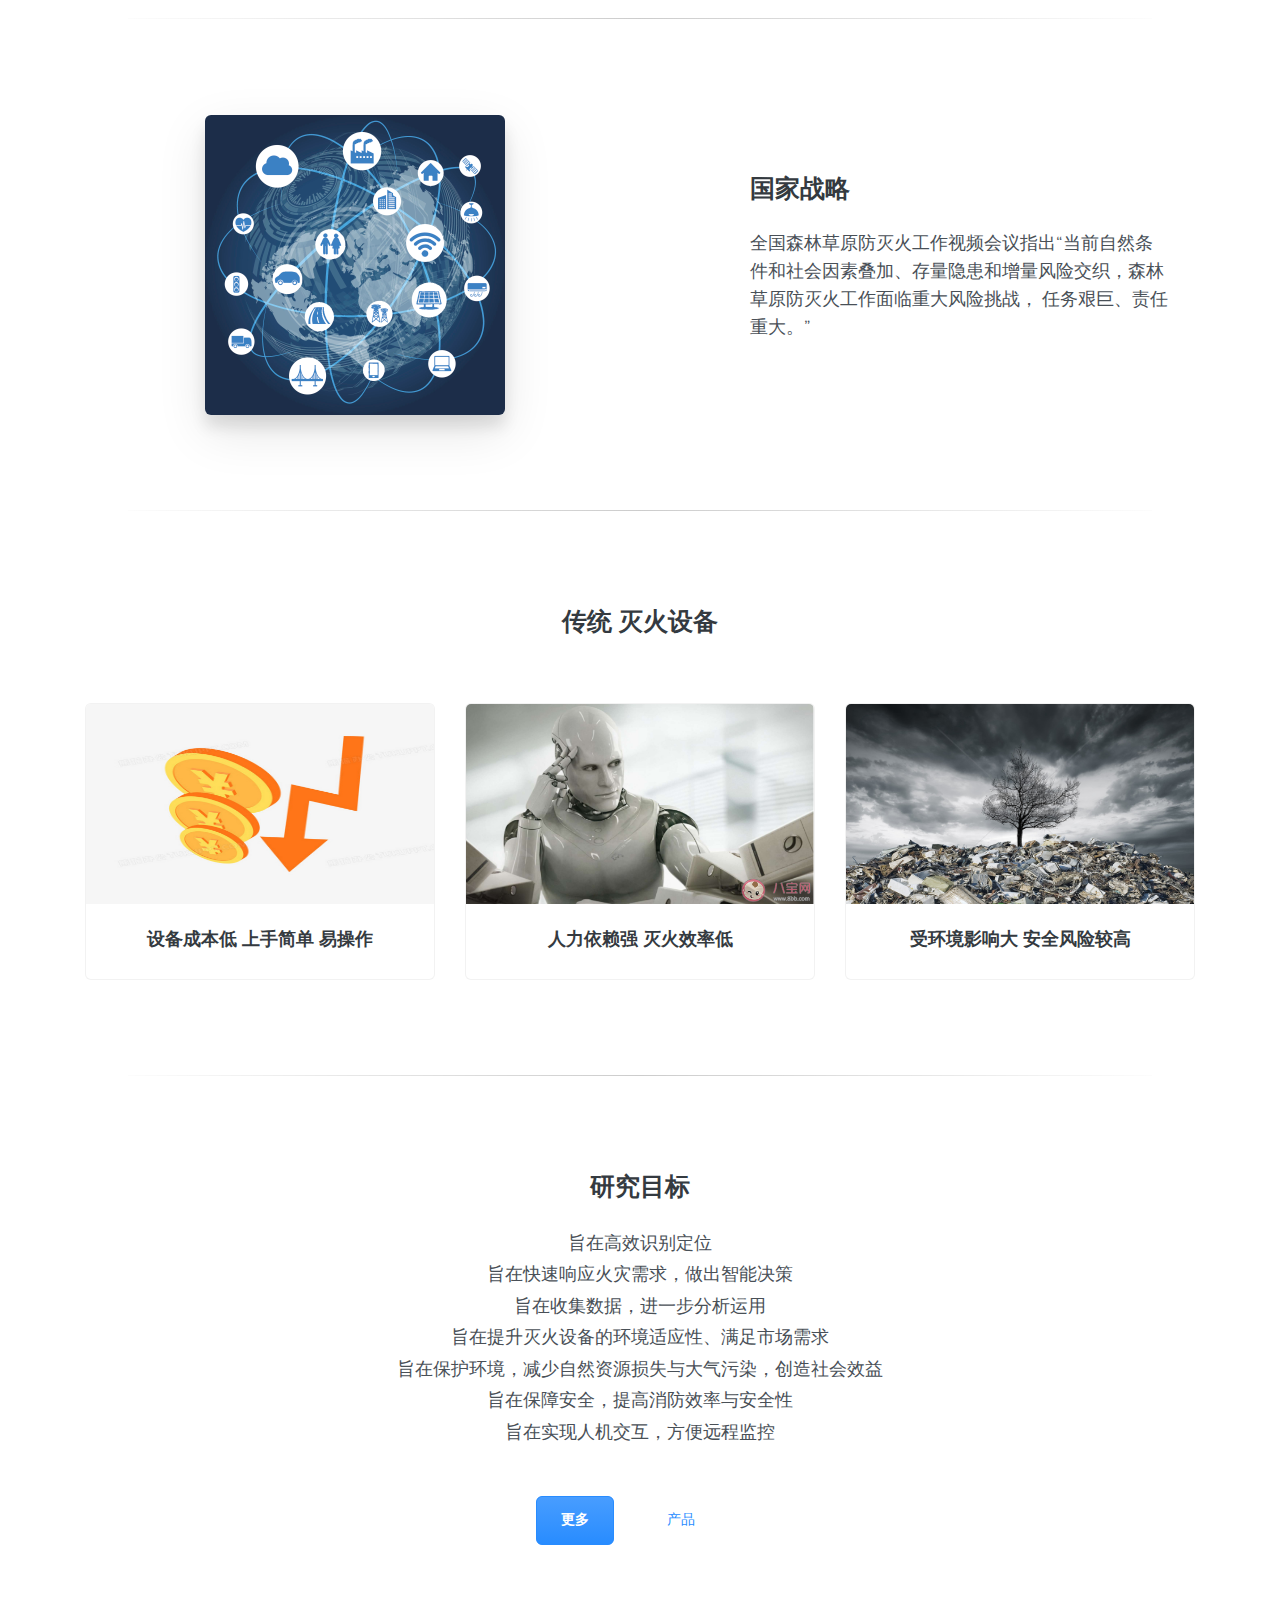
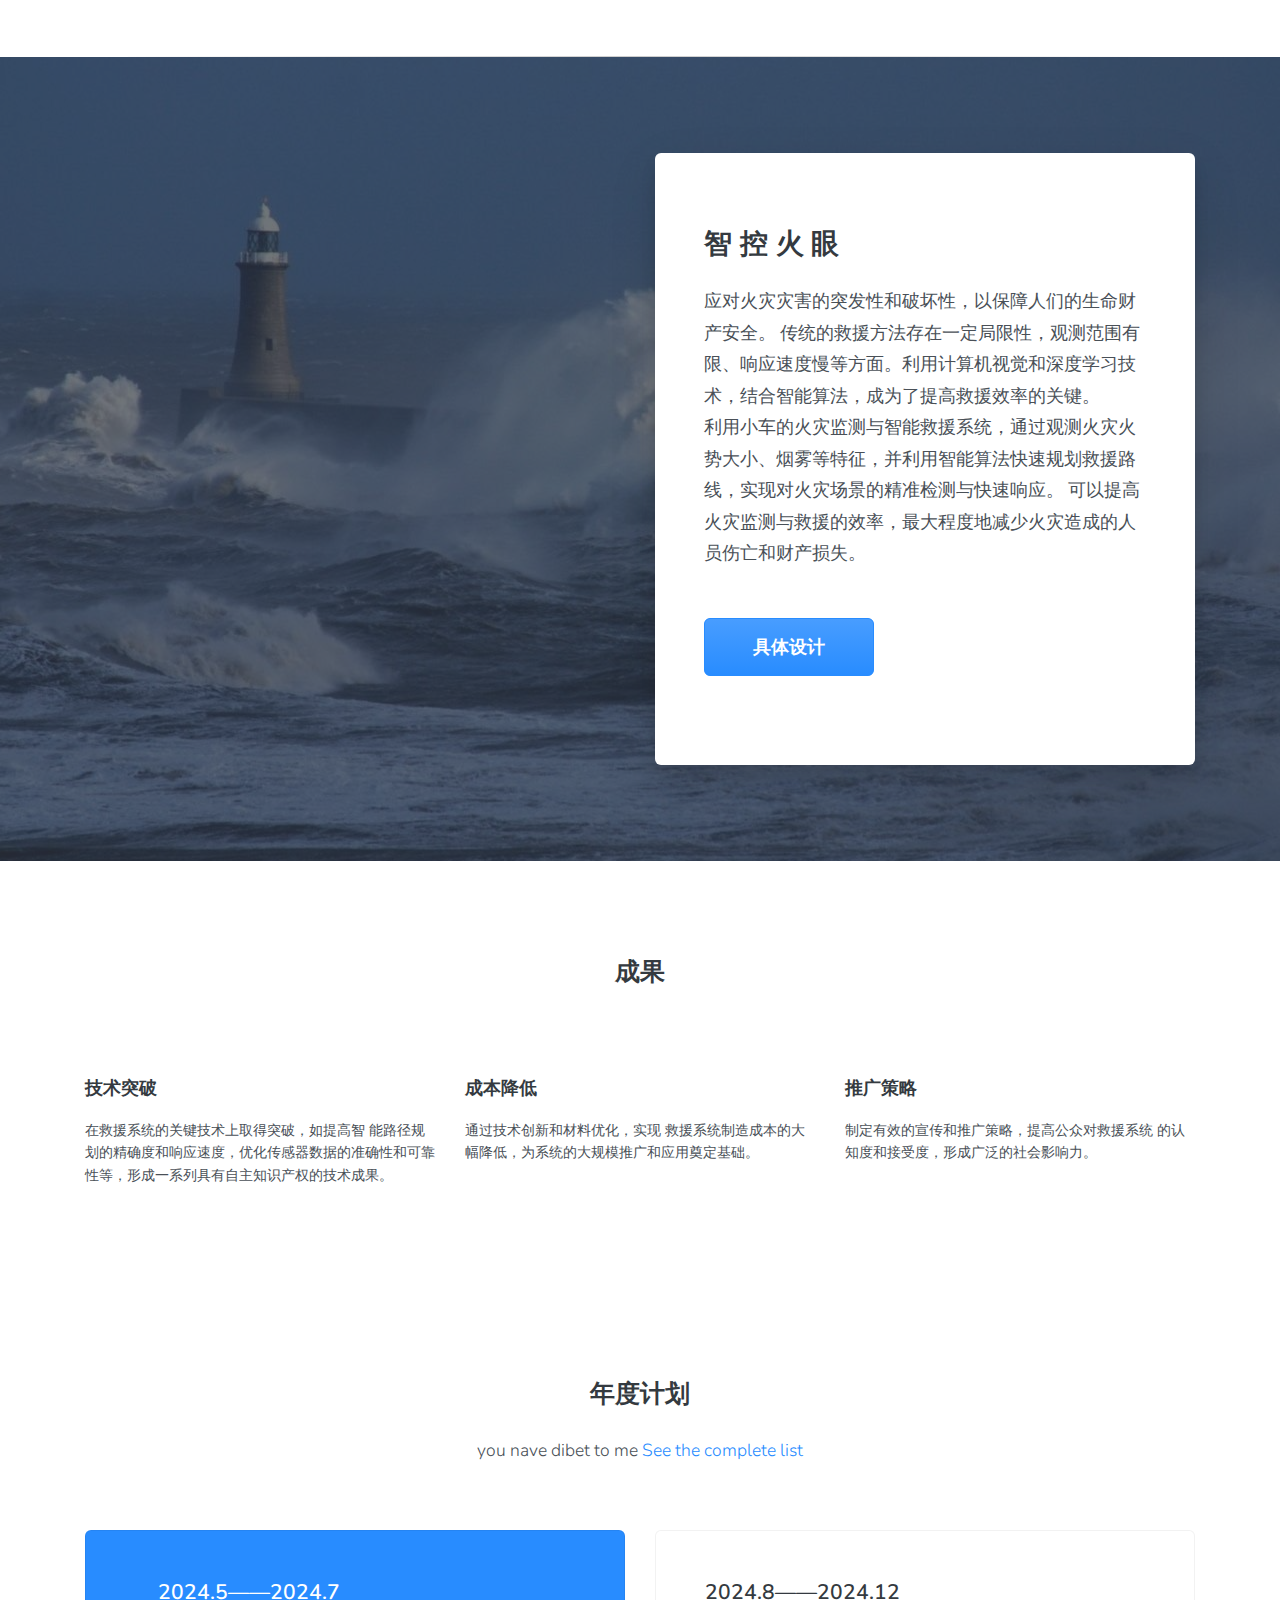
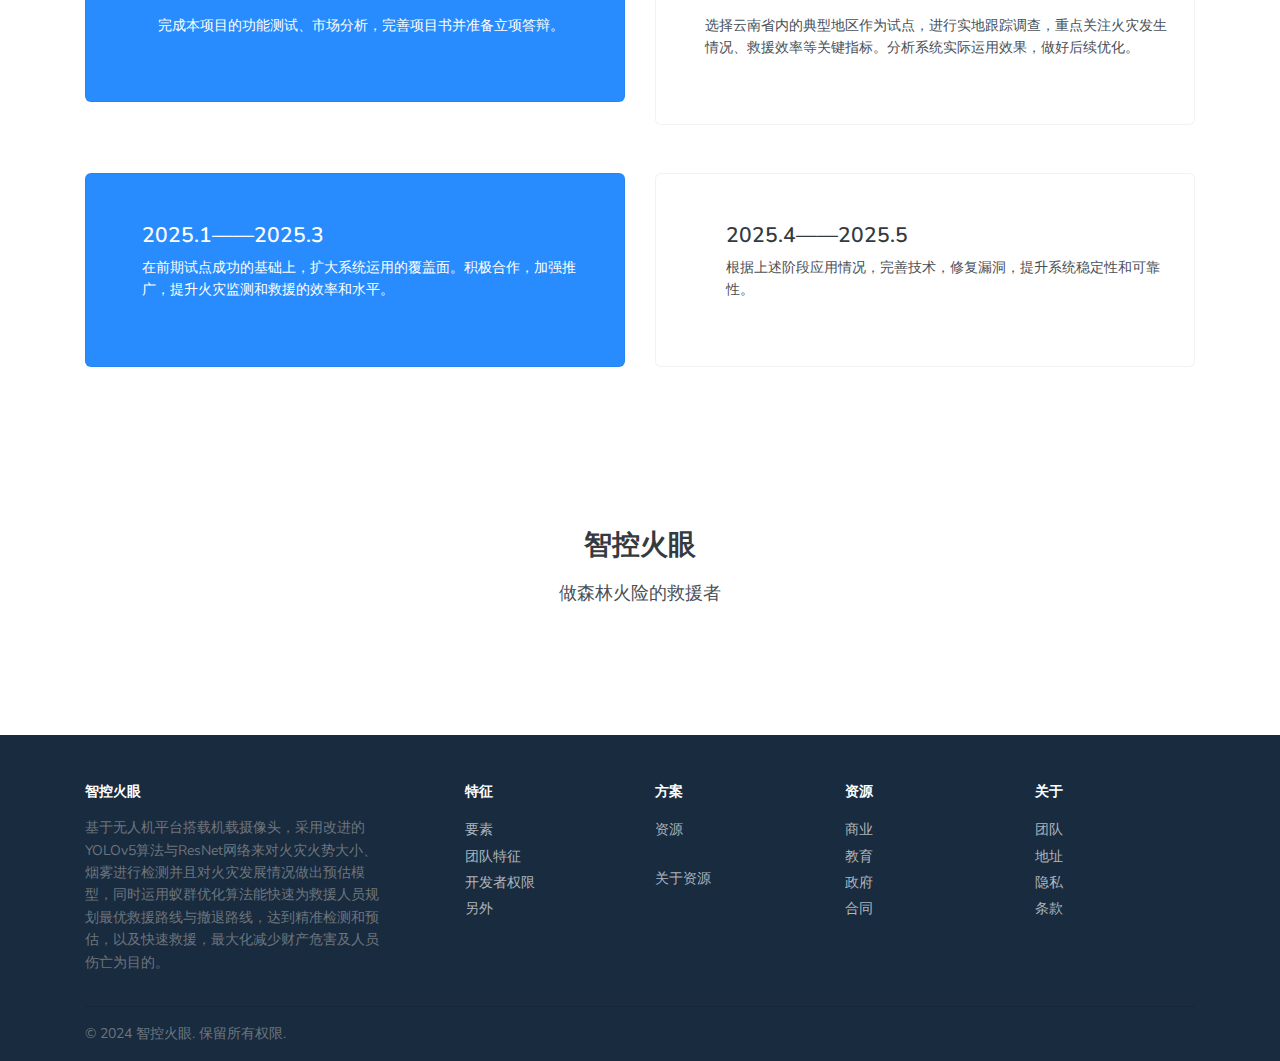
<file: homepage.html>
<!DOCTYPE html>
<html>

<head>
  <meta charset="utf-8">
  <meta name="viewport" content="width=device-width, initial-scale=1, shrink-to-fit=no">
  <meta name="description"
    content="Probably the most complete UI kit out there. Multiple functionalities and controls added,  extended color palette and beautiful typography, designed as its own extended version of Bootstrap at  the highest level of quality.                             ">
  <meta name="author" content="Webpixels">
  <title>智控火眼</title>
  <!-- Fonts -->
  <link href="https://fonts.googleapis.com/css?family=Nunito:400,600,700,800|Roboto:400,500,700" rel="stylesheet">
  <!-- Theme CSS -->
  <link type="text/css" href="./theme.css" rel="stylesheet">
  <!-- Demo CSS - No need to use these in your project -->
  <link type="text/css" href="./demo.css" rel="stylesheet">
</head>

<body>
  <nav class="navbar navbar-expand-lg navbar-transparent navbar-dark bg-dark py-4">
    <div class="container">
      <a class="navbar-brand" href="./index.html">智 控 火 眼 </a>
      <button class="navbar-toggler" type="button" data-action="offcanvas-open" data-target="#navbar_main"
        aria-controls="navbar_main" aria-expanded="false" aria-label="Toggle navigation">
        <span class="navbar-toggler-icon"></span>
      </button>
      <div class="navbar-collapse offcanvas-collapse" id="navbar_main">
        <ul class="navbar-nav ml-auto align-items-lg-center">
          <h6 class="dropdown-header font-weight-600 d-lg-none px-0">菜单</h6>

          <!-- <li class="nav-item dropdown">
              <a class="nav-link dropdown-toggle" href="#" id="navbar_main_dropdown_1" role="button"
                data-toggle="dropdown" aria-haspopup="true" aria-expanded="false">Pages</a>
              <div class="dropdown-menu" aria-labelledby="navbar_1_dropdown_1">
                <a class="dropdown-item" href="./pages/homepage.html">Homepage</a>
                <a class="dropdown-item" href="./pages/about.html">About us</a>
                <a class="dropdown-item" href="./pages/sign-in.html">Sign in</a>
                <a class="dropdown-item" href="./pages/contact.html">Contact</a>
              </div>
            </li> -->
          <li class="nav-item ">
            <a class="nav-link" href="./index.html">home</a>
          </li>
          <li class="nav-item active">
            <a class="nav-link" href="./homepage.html">概述</a>
          </li>
          <li class="nav-item ">
            <a class="nav-link" href="./about.html">关于我们</a>
          </li>
          <li class="nav-item ">
            <a class="nav-link" href="./sign-in.html">Sign in</a>
          </li>
          <li class="nav-item ">
            <a class="nav-link" href="./contact.html">联系我们</a>
          </li>
          <!-- <li class="nav-item">
              <a class="nav-link" href="./docs/introduction.html">Docs</a>
            </li> -->
          <!-- <li class="nav-item">
              <a href="https://github.com/webpixels/boomerang-ui-kit/archive/master.zip" target="_blank"
                class="nav-link d-lg-none">Download Free</a>
            </li> -->
          <div class="dropdown-divider d-lg-none my-4"></div>
          <h6 class="dropdown-header font-weight-600 d-lg-none px-0">Social Media</h6>
          <li class="nav-item">
            <a class="nav-link nav-link-icon" href="#" target="_blank"><i class="fab fa-window-maximize"></i><span
                class="ml-2 d-lg-none">Instagram</span></a>
          </li>

          <li class="nav-item">
            <a class="nav-link nav-link-icon" href="#" target="_blank"><i class="fab fa-dribbble"></i><span
                class="ml-2 d-lg-none">Dribbble</span></a>
          </li>
          <li class="nav-item">
            <a class="nav-link nav-link-icon" href="https://github.com" target="_blank"><i
                class="fab fa-github"></i><span class="ml-2 d-lg-none">Github</span></a>
          </li>
        </ul>
      </div>
    </div>
  </nav>
  <main class="main">
    <section class="spotlight bg-cover bg-size--cover" style="background-image: url('./img-1.jpg')">
      <span class="mask bg-primary alpha-7"></span>/
      <div class="spotlight-holder py-sm pt-lg-lg">
        <div class="container d-flex align-items-center">
          <div class="row cols-xs-space cols-sm-space cols-md-space align-items-center justify-content-around">
            <div class="col-lg-5 text-center">
              <h2 class="heading h1 text-white strong-400">
                森林火灾加剧
              </h2>
              <h2 class="heading h1 text-white strong-400">
                传统救援方式受限
              </h2>
              <p class="lead text-white mt-4">
                开发一种高效、准确的智能救援系统具有重要意义
                <br>
                利用先进的深度学习技术，特别是YOLOv5和ResNet算法，构建一套基于无人机和智能小车的智能救援系统。
              </p>
              <a href="#" target="_blank" class="btn bg-white mt-4">
                Learn more
              </a>
            </div>
            <div class="col-lg-5">
              <div class="position-relative">
                <img src="./地图.png" class="img-center img-fluid rounded">
              </div>
            </div>
          </div>
        </div>
      </div>
    </section>
    <section class="py-5 bg-lighter border-top border-bottom" id="scrollToSection">

    </section>
    <section class="slice slice-lg" data-delimiter="1">
      <div class="container">
        <div class="row cols-xs-space cols-sm-space align-items-center">
          <div class="col-md-6">
            <img src="./社会背景.jpg" class="img-center img-fluid rounded z-depth-3">
          </div>
          <div class="col-md-6 col-lg-5 ml-lg-auto">
            <div class="pr-md-4">
              <h3 class="heading h3">
                社会背景
              </h3>
              <p class="lead text-gray mt-4">火灾是现代社会中经常发生的灾害之一，它会给人们的生命和财产带来巨大损失，还会对环境和社区造成严重影响
              </p>
            </div>
          </div>
        </div>
      </div>
    </section>

    <section class="slice slice-xl" data-delimiter="1">
      <div class="container">
        <div class="row cols-xs-space cols-sm-space align-items-center">
          <div class="col-md-6 order-md-2 ml-lg-auto">
            <img src="./制度.jpg" class="img-center img-fluid rounded z-depth-3">
          </div>
          <div class="col-md-6 col-lg-5 order-md-1">
            <div class="pr-md-4">
              <h3 class="heading h3">
                制度基础
              </h3>
              <p class="lead text-gray mt-4">国务院修订通过的《森林防火条例》第九条中提到“国家支持森
                林防火科学研究，推广和应用先进的科学技术，提高森林防火科技水平。"</p>
            </div>
          </div>
        </div>
      </div>
    </section>

    <section class="slice slice-lg" data-delimiter="1">
      <div class="container">
        <div class="row cols-xs-space cols-sm-space align-items-center">
          <div class="col-md-6">
            <img src="./战略.jpg" class="img-center img-fluid rounded z-depth-3" style="height: 300px;">
          </div>
          <div class="col-md-6 col-lg-5 ml-lg-auto">
            <div class="pr-md-4">
              <h3 class="heading h3">
                国家战略
              </h3>
              <p class="lead text-gray mt-4">全国森林草原防灭火工作视频会议指出“当前自然条
                件和社会因素叠加、存量隐患和增量风险交织，森林草原防灭火工作面临重大风险挑战，
                任务艰巨、责任重大。”

              </p>
            </div>
          </div>
        </div>
      </div>
    </section>

    <section class="slice slice-lg" data-delimiter="1">
      <div class="container">
        <div class="mb-md text-center">
          <h3 class="heading h3">传统 灭火设备</h3>

        </div>
        <div class="row cols-xs-space cols-sm-space cols-md-space">
          <div class="col-lg-4">
            <div class="card">
              <img src="./成本.jpg" style="height: 200px;" class="card-img-top">
              <div class="card-body text-center">
                <h3 class="heading h5 mb-1">
                  <span class="d-block">设备成本低
                    上手简单
                    易操作
                  </span>

                </h3>

              </div>
            </div>
          </div>
          <div class="col-lg-4">
            <div class="card">
              <img src="./人工.png" style="height: 200px;" class="card-img-top">
              <div class="card-body text-center">
                <h3 class="heading h5 mb-1">
                  <span class="d-block">人力依赖强
                    灭火效率低
                  </span>

                </h3>

              </div>
            </div>
          </div>
          <div class="col-lg-4">
            <div class="card">
              <img src="./环境.jpg" style="height: 200px;" class="card-img-top">
              <div class="card-body text-center">
                <h3 class="heading h5 mb-1">
                  <span class="d-block">受环境影响大
                    安全风险较高
                  </span>

                </h3>

              </div>
            </div>
          </div>
        </div>
      </div>
    </section>


    <section class="slice slice-lg" data-delimiter="1">
      <div class="container">
        <div class="px-4">
          <div class="row justify-content-center cols-xs-space cols-sm-space cols-md-space">
            <div class="col-lg-7">
              <div class="text-center">
                <h1 class="heading h3">
                  研究目标
                </h1>
                <p class="lead lh-180 mt-4">
                  旨在高效识别定位
                  <br>
                  旨在快速响应火灾需求，做出智能决策
                  <br>
                  旨在收集数据，进一步分析运用<br>
                  旨在提升灭火设备的环境适应性、满足市场需求<br>
                  旨在保护环境，减少自然资源损失与大气污染，创造社会效益<br>
                  旨在保障安全，提高消防效率与安全性<br>
                  旨在实现人机交互，方便远程监控


                </p>
                <div class="btn-container mt-5">
                  <a href="#" class="btn btn-primary">
                    更多
                  </a>
                  <a href="#" class="btn btn-link">产品</a>
                </div>
              </div>
            </div>
          </div>
        </div>
      </div>
    </section>

    <!-- 成果 -->

    <section class="slice slice-lg bg-cover bg-size--cover" style="background: url('R-C.jpg') center center;">
      <div class="mask bg-dark alpha-7"></div>
      <div class="container">
        <div class="row">
          <div class="col-lg-6 ml-lg-auto">
            <div class="card py-5 px-4 z-depth-3">
              <div class="card-body">
                <h2 class="heading h2">
                  <strong>智 控 </strong> 火 眼
                </h2>
                <p class="lead lh-180 mt-4">
                  应对火灾灾害的突发性和破坏性，以保障人们的生命财产安全。
                  传统的救援方法存在一定局限性，观测范围有限、响应速度慢等方面。利用计算机视觉和深度学习技术，结合智能算法，成为了提高救援效率的关键。
                  <br>利用小车的火灾监测与智能救援系统，通过观测火灾火势大小、烟雾等特征，并利用智能算法快速规划救援路线，实现对火灾场景的精准检测与快速响应。
                  可以提高火灾监测与救援的效率，最大程度地减少火灾造成的人员伤亡和财产损失。

                </p>
                <div class="btn-container mt-5">
                  <a href="#" class="btn btn-lg btn-primary px-5">具体设计</a>
                </div>
              </div>
            </div>
          </div>
        </div>
      </div>
    </section>

    <section class="slice slice-lg">
      <div class="container">
        <div class="mb-md text-center">
          <h1 class="heading h3">成果
          </h1>
        </div>
        <div class="row cols-xs-space cols-sm-space cols-md-space">
          <div class="col-lg-4">
            <div class="card border-0">
              <div class="pt-4">
                <h5 class="card-title">技术突破</h5>
                <p class="card-text">在救援系统的关键技术上取得突破，如提高智
                  能路径规划的精确度和响应速度，优化传感器数据的准确性和可靠性等，形成一系列具有自主知识产权的技术成果。</p>
              </div>
            </div>
          </div>
          <div class="col-lg-4">
            <div class="card border-0">

              <div class="pt-4">
                <h5 class="card-title">成本降低</h5>
                <p class="card-text">通过技术创新和材料优化，实现
                救援系统制造成本的大幅降低，为系统的大规模推广和应用奠定基础。</p>
              </div>
            </div>
          </div>
          <div class="col-lg-4">
            <div class="card border-0">

              <div class="pt-4">
                <h5 class="card-title">推广策略</h5>
                <p class="card-text">制定有效的宣传和推广策略，提高公众对救援系统
                  的认知度和接受度，形成广泛的社会影响力。</p>
              </div>
            </div>
          </div>
        </div>
      </div>
    </section>
    <section class="slice slice-lg">
      <div class="container">
        <div class="mb-md text-center">
          <h3 class="heading h3">年度计划
          </h3>
          <div class="fluid-paragraph text-center mt-4">
            <p class="lead lh-180">you nave dibet to me <a href="../docs/plugins.html">See the complete list</a></p>
          </div>
        </div>
        <div class="row-wrapper">
          <div class="row cols-xs-space cols-sm-space cols-md-space">
            <div class="col-md-6">
              <div class="card bg-primary">
                <div class="card-body py-5">
                  <div class="d-flex align-items-start">
                    <div class="icon text-primary">
                      <!-- <i class="fab fa-twitter text-white"></i> -->
                    </div>
                    <div class="icon-text">
                      <h3 class="heading text-white h4">2024.5——2024.7</h3>
                      <p class="text-white">完成本项目的功能测试、市场分析，完善项目书并准备立项答辩。
                      </p>
                    </div>
                  </div>
                </div>
              </div>
            </div>
            <div class="col-md-6">
              <div class="card">
                <div class="card-body py-5">
                  <div class="d-flex align-items-start">
                    <div class="icon text-primary">

                    </div>
                    <div class="icon-text">
                      <h3 class="heading h4">2024.8——2024.12
                      </h3>
                      <p>选择云南省内的典型地区作为试点，进行实地跟踪调查，重点关注火灾发生情况、救援效率等关键指标。分析系统实际运用效果，做好后续优化。
                      </p>
                    </div>
                  </div>
                </div>
              </div>
            </div>
          </div>
          <div class="row cols-xs-space cols-sm-space cols-md-space">
            <div class="col-md-6">
              <div class="card bg-primary">
                <div class="card-body py-5">
                  <div class="d-flex align-items-start">
                    <div class="icon text-primary">

                    </div>
                    <div class="icon-text">
                      <h3 class="heading text-white h4">2025.1——2025.3
                      </h3>
                      <p class="text-white">在前期试点成功的基础上，扩大系统运用的覆盖面。积极合作，加强推广，提升火灾监测和救援的效率和水平。
                      </p>
                    </div>
                  </div>
                </div>
              </div>
            </div>
            <div class="col-md-6">
              <div class="card">
                <div class="card-body py-5">
                  <div class="d-flex align-items-start">
                    <div class="icon text-primary">

                    </div>
                    <div class="icon-text">
                      <h3 class="heading h4">2025.4——2025.5
                      </h3>
                      <p>根据上述阶段应用情况，完善技术，修复漏洞，提升系统稳定性和可靠性。</p>
                    </div>
                  </div>
                </div>
              </div>
            </div>
          </div>
        </div>
      </div>
    </section>

    <section class="slice">
      <div class="container">
        <div class="mb-md text-center">
          <h3 class="heading h2">智控火眼 </h3>
          <div class="fluid-paragraph mt-3">
            <p class="lead">做森林火险的救援者</p>
          </div>
        </div>


      </div>
    </section>

  </main>
  <footer class="pt-5 pb-3 footer  footer-dark bg-tertiary">
    <div class="container">
      <div class="row">
        <div class="col-12 col-md-4">
          <div class="pr-lg-5">
            <h1 class="heading h6 text-uppercase font-weight-700 mb-3"><strong>智控火眼</strong> </h1>
            <p>
              基于无人机平台搭载机载摄像头，采用改进的YOLOv5算法与ResNet网络来对火灾火势大小、烟雾进行检测并且对火灾发展情况做出预估模型，同时运用蚁群优化算法能快速为救援人员规划最优救援路线与撤退路线，达到精准检测和预估，以及快速救援，最大化减少财产危害及人员伤亡为目的。
            </p>
          </div>
        </div>
        <div class="col-6 col-md">
          <h5 class="heading h6 text-uppercase font-weight-700 mb-3">特征</h5>
          <ul class="list-unstyled text-small">
            <li><a class="text-muted" href="#">要素</a></li>
            <li><a class="text-muted" href="#">团队特征</a></li>
            <li><a class="text-muted" href="#">开发者权限</a></li>
            <li><a class="text-muted" href="#">另外</a></li>
          </ul>
        </div>
        <div class="col-6 col-md">
          <h5 class="heading h6 text-uppercase font-weight-700 mb-3">方案</h5>
          <ul class="list-unstyled text-small">
            <li><a class="text-muted" href="#">资源</a></li>
            <br>
            <li><a class="text-muted" href="#">关于资源</a></li>

          </ul>
        </div>
        <div class="col-6 col-md">
          <h5 class="heading h6 text-uppercase font-weight-700 mb-3">资源</h5>
          <ul class="list-unstyled text-small">
            <li><a class="text-muted" href="#">商业</a></li>
            <li><a class="text-muted" href="#">教育</a></li>
            <li><a class="text-muted" href="#">政府</a></li>
            <li><a class="text-muted" href="#">合同</a></li>
          </ul>
        </div>
        <div class="col-6 col-md">
          <h5 class="heading h6 text-uppercase font-weight-700 mb-3">关于</h5>
          <ul class="list-unstyled text-small">
            <li><a class="text-muted" href="#">团队</a></li>
            <li><a class="text-muted" href="#">地址</a></li>
            <li><a class="text-muted" href="#">隐私</a></li>
            <li><a class="text-muted" href="#">条款</a></li>
          </ul>
        </div>
      </div>
      <hr>
      <div class="d-flex align-items-center">
        <span class="">
          &copy; 2024 <a href="https://webpixels.io/" class="footer-link" target="_blank">智控火眼</a>.
          保留所有权限.
        </span>

      </div>
    </div>
  </footer>
  <!-- Core -->
  <script src="../assets/vendor/jquery/jquery.min.js"></script>
  <script src="../assets/vendor/popper/popper.min.js"></script>
  <script src="../assets/js/bootstrap/bootstrap.min.js"></script>
  <!-- FontAwesome 5 -->
  <script src="../assets/vendor/fontawesome/js/fontawesome-all.min.js" defer></script>
  <!-- Page plugins -->
  <script src="../assets/vendor/bootstrap-select/js/bootstrap-select.min.js"></script>
  <script src="../assets/vendor/bootstrap-tagsinput/bootstrap-tagsinput.min.js"></script>
  <script src="../assets/vendor/input-mask/input-mask.min.js"></script>
  <script src="../assets/vendor/nouislider/js/nouislider.min.js"></script>
  <script src="../assets/vendor/textarea-autosize/textarea-autosize.min.js"></script>
  <!-- Theme JS -->
  <script src="../assets/js/theme.js"></script>
</body>

</html>
</file>
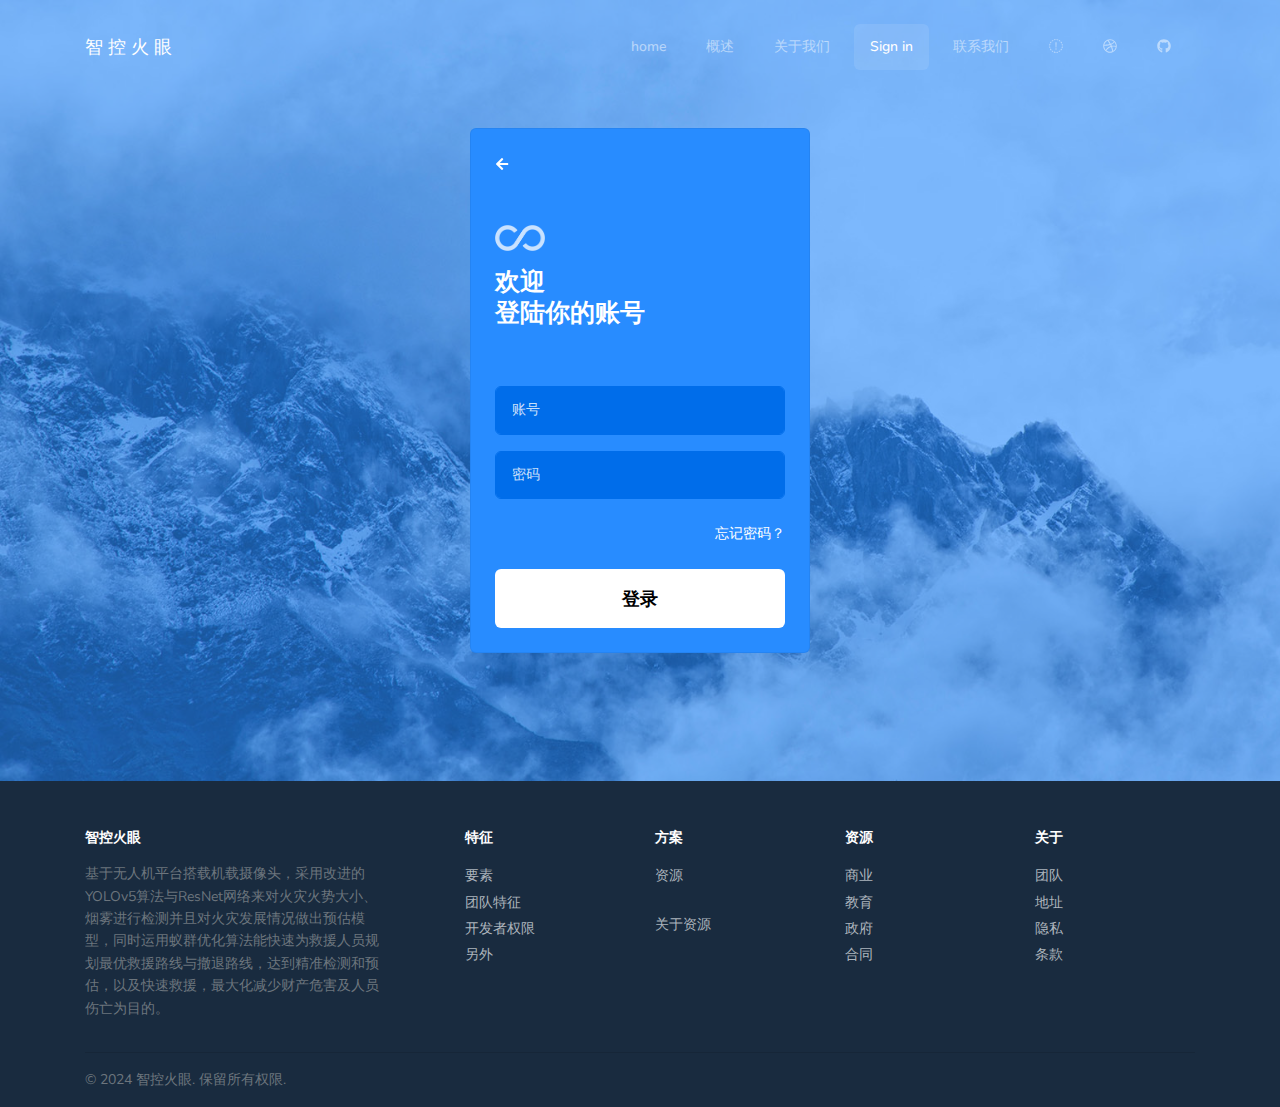
<file: sign-in.html>
<!DOCTYPE html>
<html>

<head>
  <meta charset="utf-8">
  <meta name="viewport" content="width=device-width, initial-scale=1, shrink-to-fit=no">
  <meta name="description"
    content="Probably the most complete UI kit out there. Multiple functionalities and controls added,  extended color palette and beautiful typography, designed as its own extended version of Bootstrap at  the highest level of quality.                             ">
  <meta name="author" content="Webpixels">
  <title>Boomerang UI Kit - Free Bootstrap Framework by Webpixels</title>
  <!-- Fonts -->
  <link href="https://fonts.googleapis.com/css?family=Nunito:400,600,700,800|Roboto:400,500,700" rel="stylesheet">
  <!-- Theme CSS -->
  <link type="text/css" href="./theme.css" rel="stylesheet">
  <!-- Demo CSS - No need to use these in your project -->
  <link type="text/css" href="./demo.css" rel="stylesheet">
</head>

<body>
  <nav class="navbar navbar-expand-lg navbar-transparent navbar-dark bg-dark py-4">
    <div class="container">
      <a class="navbar-brand" href="./index.html">智 控 火 眼 </a>
      <button class="navbar-toggler" type="button" data-action="offcanvas-open" data-target="#navbar_main"
        aria-controls="navbar_main" aria-expanded="false" aria-label="Toggle navigation">
        <span class="navbar-toggler-icon"></span>
      </button>
      <div class="navbar-collapse offcanvas-collapse" id="navbar_main">
        <ul class="navbar-nav ml-auto align-items-lg-center">
          <h6 class="dropdown-header font-weight-600 d-lg-none px-0">菜单</h6>

          <!-- <li class="nav-item dropdown">
              <a class="nav-link dropdown-toggle" href="#" id="navbar_main_dropdown_1" role="button"
                data-toggle="dropdown" aria-haspopup="true" aria-expanded="false">Pages</a>
              <div class="dropdown-menu" aria-labelledby="navbar_1_dropdown_1">
                <a class="dropdown-item" href="./pages/homepage.html">Homepage</a>
                <a class="dropdown-item" href="./pages/about.html">About us</a>
                <a class="dropdown-item" href="./pages/sign-in.html">Sign in</a>
                <a class="dropdown-item" href="./pages/contact.html">Contact</a>
              </div>
            </li> -->
          <li class="nav-item ">
            <a class="nav-link" href="./index.html">home</a>
          </li>
          <li class="nav-item ">
            <a class="nav-link" href="./homepage.html">概述</a>
          </li>
          <li class="nav-item ">
            <a class="nav-link" href="./about.html">关于我们</a>
          </li>
          <li class="nav-item active">
            <a class="nav-link" href="./sign-in.html">Sign in</a>
          </li>
          <li class="nav-item ">
            <a class="nav-link" href="./contact.html">联系我们</a>
          </li>
          <!-- <li class="nav-item">
              <a class="nav-link" href="./docs/introduction.html">Docs</a>
            </li> -->
          <!-- <li class="nav-item">
              <a href="https://github.com/webpixels/boomerang-ui-kit/archive/master.zip" target="_blank"
                class="nav-link d-lg-none">Download Free</a>
            </li> -->
          <div class="dropdown-divider d-lg-none my-4"></div>
          <h6 class="dropdown-header font-weight-600 d-lg-none px-0">Social Media</h6>
          <li class="nav-item">
            <a class="nav-link nav-link-icon" href="#" target="_blank"><i class="fab fa-window-maximize"></i><span
                class="ml-2 d-lg-none">Instagram</span></a>
          </li>

          <li class="nav-item">
            <a class="nav-link nav-link-icon" href="#" target="_blank"><i class="fab fa-dribbble"></i><span
                class="ml-2 d-lg-none">Dribbble</span></a>
          </li>
          <li class="nav-item">
            <a class="nav-link nav-link-icon" href="https://github.com" target="_blank"><i
                class="fab fa-github"></i><span class="ml-2 d-lg-none">Github</span></a>
          </li>
        </ul>
      </div>
    </div>
  </nav>
  <main class="main">
    <section class="py-xl bg-cover bg-size--cover" style="background-image: url('./img-1.jpg')">
      <span class="mask bg-primary alpha-6"></span>
      <div class="container d-flex align-items-center no-padding">
        <div class="col">
          <div class="row justify-content-center">
            <div class="col-lg-4">
              <div class="card bg-primary text-white">
                <div class="card-body">
                  <button type="button" class="btn btn-primary btn-nobg btn-zoom--hover mb-5">
                    <span class="btn-inner--icon"><i class="fas fa-arrow-left"></i></span>
                  </button>
                  <span class="clearfix"></span>
                  <img src="./icon.png" style="width: 50px;">
                  <h4 class="heading h3 text-white pt-3 pb-5">欢迎<br>
                    登陆你的账号</h4>
                  <form class="form-primary">
                    <div class="form-group">
                      <input type="email" class="form-control" id="input_email" placeholder="账号">
                    </div>
                    <div class="form-group">
                      <input type="password" class="form-control" id="input_password" placeholder="密码">
                    </div>
                    <div class="text-right mt-4"><a href="#" class="text-white">忘记密码？</a></div>
                    <button type="submit" class="btn btn-block btn-lg bg-white mt-4">登录</button>
                  </form>
                </div>
              </div>
            </div>
          </div>
        </div>
      </div>
    </section>
  </main>
  <footer class="pt-5 pb-3 footer  footer-dark bg-tertiary">
    <div class="container">
      <div class="row">
        <div class="col-12 col-md-4">
          <div class="pr-lg-5">
            <h1 class="heading h6 text-uppercase font-weight-700 mb-3"><strong>智控火眼</strong> </h1>
            <p>
              基于无人机平台搭载机载摄像头，采用改进的YOLOv5算法与ResNet网络来对火灾火势大小、烟雾进行检测并且对火灾发展情况做出预估模型，同时运用蚁群优化算法能快速为救援人员规划最优救援路线与撤退路线，达到精准检测和预估，以及快速救援，最大化减少财产危害及人员伤亡为目的。
            </p>
          </div>
        </div>
        <div class="col-6 col-md">
          <h5 class="heading h6 text-uppercase font-weight-700 mb-3">特征</h5>
          <ul class="list-unstyled text-small">
            <li><a class="text-muted" href="#">要素</a></li>
            <li><a class="text-muted" href="#">团队特征</a></li>
            <li><a class="text-muted" href="#">开发者权限</a></li>
            <li><a class="text-muted" href="#">另外</a></li>
          </ul>
        </div>
        <div class="col-6 col-md">
          <h5 class="heading h6 text-uppercase font-weight-700 mb-3">方案</h5>
          <ul class="list-unstyled text-small">
            <li><a class="text-muted" href="#">资源</a></li>
            <br>
            <li><a class="text-muted" href="#">关于资源</a></li>

          </ul>
        </div>
        <div class="col-6 col-md">
          <h5 class="heading h6 text-uppercase font-weight-700 mb-3">资源</h5>
          <ul class="list-unstyled text-small">
            <li><a class="text-muted" href="#">商业</a></li>
            <li><a class="text-muted" href="#">教育</a></li>
            <li><a class="text-muted" href="#">政府</a></li>
            <li><a class="text-muted" href="#">合同</a></li>
          </ul>
        </div>
        <div class="col-6 col-md">
          <h5 class="heading h6 text-uppercase font-weight-700 mb-3">关于</h5>
          <ul class="list-unstyled text-small">
            <li><a class="text-muted" href="#">团队</a></li>
            <li><a class="text-muted" href="#">地址</a></li>
            <li><a class="text-muted" href="#">隐私</a></li>
            <li><a class="text-muted" href="#">条款</a></li>
          </ul>
        </div>
      </div>
      <hr>
      <div class="d-flex align-items-center">
        <span class="">
          &copy; 2024 <a href="https://webpixels.io/" class="footer-link" target="_blank">智控火眼</a>.
          保留所有权限.
        </span>

      </div>
    </div>
  </footer>
  <!-- Core -->
  <script src="../assets/vendor/jquery/jquery.min.js"></script>
  <script src="../assets/vendor/popper/popper.min.js"></script>
  <script src="../assets/js/bootstrap/bootstrap.min.js"></script>
  <!-- FontAwesome 5 -->
  <script src="../assets/vendor/fontawesome/js/fontawesome-all.min.js" defer></script>
  <!-- Page plugins -->
  <script src="../assets/vendor/bootstrap-select/js/bootstrap-select.min.js"></script>
  <script src="../assets/vendor/bootstrap-tagsinput/bootstrap-tagsinput.min.js"></script>
  <script src="../assets/vendor/input-mask/input-mask.min.js"></script>
  <script src="../assets/vendor/nouislider/js/nouislider.min.js"></script>
  <script src="../assets/vendor/textarea-autosize/textarea-autosize.min.js"></script>
  <!-- Theme JS -->
  <script src="../assets/js/theme.js"></script>
</body>

</html>
</file>
<file: theme.css>
:root {
    --blue: #3369d6;
    --indigo: #5603ad;
    --purple: #801096;
    --pink: #e36397;
    --red: #f03;
    --orange: #ff3b00;
    --yellow: #ffd600;
    --green: #00c759;
    --teal: #73e9ef;
    --cyan: #2bffc6;
    --white: #fff;
    --gray: #6c757d;
    --gray-dark: #343a40;
    --light: #dee2e6;
    --lighter: #f8f9fa;
    --primary: #288cff;
    --secondary: #e8f2ff;
    --success: #00c759;
    --info: #73e9ef;
    --warning: #ff3b00;
    --danger: #f03;
    --light: #e9ecef;
    --dark: #343a40;
    --tertiary: #192b3f;
    --breakpoint-xs: 0;
    --breakpoint-sm: 576px;
    --breakpoint-md: 768px;
    --breakpoint-lg: 992px;
    --breakpoint-xl: 1200px;
    --font-family-sans-serif: -apple-system, BlinkMacSystemFont, "Segoe UI", Roboto, "Helvetica Neue", Arial, sans-serif, "Apple Color Emoji", "Segoe UI Emoji", "Segoe UI Symbol";
    --font-family-monospace: SFMono-Regular, Menlo, Monaco, Consolas, "Liberation Mono", "Courier New", monospace
}

*, *::before, *::after {
    box-sizing: border-box
}

html {
    font-family: sans-serif;
    line-height: 1.15;
    -webkit-text-size-adjust: 100%;
    -ms-text-size-adjust: 100%;
    -ms-overflow-style: scrollbar;
    -webkit-tap-highlight-color: transparent
}

@-ms-viewport {
    width: device-width
}

article, aside, dialog, figcaption, figure, footer, header, hgroup, main, nav, section {
    display: block
}

body {
    margin: 0;
    font-family: "Nunito", sans-serif;
    font-size: .875rem;
    font-weight: 400;
    line-height: 1.6;
    color: #495057;
    text-align: left;
    background-color: #fff
}

[tabindex="-1"]:focus {
    outline: 0 !important
}

hr {
    box-sizing: content-box;
    height: 0;
    overflow: visible
}

h1, h2, h3, h4, h5, h6 {
    margin-top: 0;
    margin-bottom: .5rem
}

p {
    margin-top: 0;
    margin-bottom: 1rem
}

abbr[title], abbr[data-original-title] {
    text-decoration: underline;
    text-decoration: underline dotted;
    cursor: help;
    border-bottom: 0
}

address {
    margin-bottom: 1rem;
    font-style: normal;
    line-height: inherit
}

ol, ul, dl {
    margin-top: 0;
    margin-bottom: 1rem
}

ol ol, ul ul, ol ul, ul ol {
    margin-bottom: 0
}

dt {
    font-weight: 600
}

dd {
    margin-bottom: .5rem;
    margin-left: 0
}

blockquote {
    margin: 0 0 1rem
}

dfn {
    font-style: italic
}

b, strong {
    font-weight: bolder
}

small {
    font-size: 80%
}

sub, sup {
    position: relative;
    font-size: 75%;
    line-height: 0;
    vertical-align: baseline
}

sub {
    bottom: -.25em
}

sup {
    top: -.5em
}

a {
    color: #288cff;
    text-decoration: none;
    background-color: transparent;
    -webkit-text-decoration-skip: objects
}

a:hover {
    color: #0066db;
    text-decoration: unone
}

a:not([href]):not([tabindex]) {
    color: inherit;
    text-decoration: none
}

a:not([href]):not([tabindex]):hover, a:not([href]):not([tabindex]):focus {
    color: inherit;
    text-decoration: none
}

a:not([href]):not([tabindex]):focus {
    outline: 0
}

pre, code, kbd, samp {
    font-family: monospace, monospace;
    font-size: 1em
}

pre {
    margin-top: 0;
    margin-bottom: 1rem;
    overflow: auto;
    -ms-overflow-style: scrollbar
}

figure {
    margin: 0 0 1rem
}

img {
    vertical-align: middle;
    border-style: none
}

svg:not(:root) {
    overflow: hidden
}

table {
    border-collapse: collapse
}

caption {
    padding-top: .75rem;
    padding-bottom: .75rem;
    color: #adb5bd;
    text-align: left;
    caption-side: bottom
}

th {
    text-align: inherit
}

label {
    display: inline-block;
    margin-bottom: .5rem
}

button {
    border-radius: 0
}

button:focus {
    outline: 1px dotted;
    outline: 5px auto -webkit-focus-ring-color
}

input, button, select, optgroup, textarea {
    margin: 0;
    font-family: inherit;
    font-size: inherit;
    line-height: inherit
}

button, input {
    overflow: visible
}

button, select {
    text-transform: none
}

button, html [type="button"], [type="reset"], [type="submit"] {
    -webkit-appearance: button
}

button::-moz-focus-inner, [type="button"]::-moz-focus-inner, [type="reset"]::-moz-focus-inner, [type="submit"]::-moz-focus-inner {
    padding: 0;
    border-style: none
}

input[type="radio"], input[type="checkbox"] {
    box-sizing: border-box;
    padding: 0
}

input[type="date"], input[type="time"], input[type="datetime-local"], input[type="month"] {
    -webkit-appearance: listbox
}

textarea {
    overflow: auto;
    resize: vertical
}

fieldset {
    min-width: 0;
    padding: 0;
    margin: 0;
    border: 0
}

legend {
    display: block;
    width: 100%;
    max-width: 100%;
    padding: 0;
    margin-bottom: .5rem;
    font-size: 1.5rem;
    line-height: inherit;
    color: inherit;
    white-space: normal
}

progress {
    vertical-align: baseline
}

[type="number"]::-webkit-inner-spin-button, [type="number"]::-webkit-outer-spin-button {
    height: auto
}

[type="search"] {
    outline-offset: -2px;
    -webkit-appearance: none
}

[type="search"]::-webkit-search-cancel-button, [type="search"]::-webkit-search-decoration {
    -webkit-appearance: none
}

::-webkit-file-upload-button {
    font: inherit;
    -webkit-appearance: button
}

output {
    display: inline-block
}

summary {
    display: list-item;
    cursor: pointer
}

template {
    display: none
}

[hidden] {
    display: none !important
}

h1, h2, h3, h4, h5, h6, .h1, .h2, .h3, .h4, .h5, .h6 {
    margin-bottom: .5rem;
    font-family: inherit;
    font-weight: 600;
    line-height: 1.3;
    color: #343a40
}

h1, .h1 {
    font-size: 2.1875rem
}

h2, .h2 {
    font-size: 1.75rem
}

h3, .h3 {
    font-size: 1.53125rem
}

h4, .h4 {
    font-size: 1.3125rem
}

h5, .h5 {
    font-size: 1.09375rem
}

h6, .h6 {
    font-size: .875rem
}

.lead {
    font-size: 1.09375rem;
    font-weight: 300
}

.display-1 {
    font-size: 6rem;
    font-weight: 300;
    line-height: 1.3
}

.display-2 {
    font-size: 5.5rem;
    font-weight: 300;
    line-height: 1.3
}

.display-3 {
    font-size: 4.5rem;
    font-weight: 300;
    line-height: 1.3
}

.display-4 {
    font-size: 3.5rem;
    font-weight: 300;
    line-height: 1.3
}

hr {
    margin-top: 1rem;
    margin-bottom: 1rem;
    border: 0;
    border-top: .0625rem solid rgba(0, 0, 0, 0.1)
}

small, .small {
    font-size: 80%;
    font-weight: 400
}

mark, .mark {
    padding: .2em;
    background-color: #fcf8e3
}

.list-unstyled {
    padding-left: 0;
    list-style: none
}

.list-inline {
    padding-left: 0;
    list-style: none
}

.list-inline-item {
    display: inline-block
}

.list-inline-item:not(:last-child) {
    margin-right: .5rem
}

.initialism {
    font-size: 90%;
    text-transform: uppercase
}

.blockquote {
    margin-bottom: 1rem;
    font-size: 1.09375rem
}

.blockquote-footer {
    display: block;
    font-size: 80%;
    color: #6c757d
}

.blockquote-footer::before {
    content: "\2014 \00A0"
}

.img-fluid {
    max-width: 100%;
    height: auto
}

.img-thumbnail {
    padding: .25rem;
    background-color: #fff;
    border: .0625rem solid #dee2e6;
    border-radius: .375rem;
    box-shadow: 0 1px 2px rgba(0, 0, 0, 0.075);
    max-width: 100%;
    height: auto
}

.figure {
    display: inline-block
}

.figure-img {
    margin-bottom: .5rem;
    line-height: 1
}

.figure-caption {
    font-size: 90%;
    color: #6c757d
}

code, kbd, pre, samp {
    font-family: SFMono-Regular, Menlo, Monaco, Consolas, "Liberation Mono", "Courier New", monospace
}

code {
    font-size: 87.5%;
    color: #e36397;
    word-break: break-word
}

a>code {
    color: inherit
}

kbd {
    padding: .2rem .4rem;
    font-size: 87.5%;
    color: #fff;
    background-color: #212529;
    border-radius: .25rem;
    box-shadow: inset 0 -0.1rem 0 rgba(0, 0, 0, 0.25)
}

kbd kbd {
    padding: 0;
    font-size: 100%;
    font-weight: 600;
    box-shadow: none
}

pre {
    display: block;
    font-size: 87.5%;
    color: #212529
}

pre code {
    font-size: inherit;
    color: inherit;
    word-break: normal
}

.pre-scrollable {
    max-height: 340px;
    overflow-y: scroll
}

.container {
    width: 100%;
    padding-right: 15px;
    padding-left: 15px;
    margin-right: auto;
    margin-left: auto
}

@media (min-width: 576px) {
    .container {
        max-width: 540px
    }
}

@media (min-width: 768px) {
    .container {
        max-width: 720px
    }
}

@media (min-width: 992px) {
    .container {
        max-width: 960px
    }
}

@media (min-width: 1200px) {
    .container {
        max-width: 1140px
    }
}

.container-fluid {
    width: 100%;
    padding-right: 15px;
    padding-left: 15px;
    margin-right: auto;
    margin-left: auto
}

.row {
    display: flex;
    flex-wrap: wrap;
    margin-right: -15px;
    margin-left: -15px
}

.no-gutters {
    margin-right: 0;
    margin-left: 0
}

.no-gutters>.col, .no-gutters>[class*="col-"] {
    padding-right: 0;
    padding-left: 0
}

.col-1, .col-2, .col-3, .col-4, .col-5, .col-6, .col-7, .col-8, .col-9, .col-10, .col-11, .col-12, .col, .col-auto, .col-sm-1, .col-sm-2, .col-sm-3, .col-sm-4, .col-sm-5, .col-sm-6, .col-sm-7, .col-sm-8, .col-sm-9, .col-sm-10, .col-sm-11, .col-sm-12, .col-sm, .col-sm-auto, .col-md-1, .col-md-2, .col-md-3, .col-md-4, .col-md-5, .col-md-6, .col-md-7, .col-md-8, .col-md-9, .col-md-10, .col-md-11, .col-md-12, .col-md, .col-md-auto, .col-lg-1, .col-lg-2, .col-lg-3, .col-lg-4, .col-lg-5, .col-lg-6, .col-lg-7, .col-lg-8, .col-lg-9, .col-lg-10, .col-lg-11, .col-lg-12, .col-lg, .col-lg-auto, .col-xl-1, .col-xl-2, .col-xl-3, .col-xl-4, .col-xl-5, .col-xl-6, .col-xl-7, .col-xl-8, .col-xl-9, .col-xl-10, .col-xl-11, .col-xl-12, .col-xl, .col-xl-auto {
    position: relative;
    width: 100%;
    min-height: 1px;
    padding-right: 15px;
    padding-left: 15px
}

.col {
    flex-basis: 0;
    flex-grow: 1;
    max-width: 100%
}

.col-auto {
    flex: 0 0 auto;
    width: auto;
    max-width: none
}

.col-1 {
    flex: 0 0 8.3333333333%;
    max-width: 8.3333333333%
}

.col-2 {
    flex: 0 0 16.6666666667%;
    max-width: 16.6666666667%
}

.col-3 {
    flex: 0 0 25%;
    max-width: 25%
}

.col-4 {
    flex: 0 0 33.3333333333%;
    max-width: 33.3333333333%
}

.col-5 {
    flex: 0 0 41.6666666667%;
    max-width: 41.6666666667%
}

.col-6 {
    flex: 0 0 50%;
    max-width: 50%
}

.col-7 {
    flex: 0 0 58.3333333333%;
    max-width: 58.3333333333%
}

.col-8 {
    flex: 0 0 66.6666666667%;
    max-width: 66.6666666667%
}

.col-9 {
    flex: 0 0 75%;
    max-width: 75%
}

.col-10 {
    flex: 0 0 83.3333333333%;
    max-width: 83.3333333333%
}

.col-11 {
    flex: 0 0 91.6666666667%;
    max-width: 91.6666666667%
}

.col-12 {
    flex: 0 0 100%;
    max-width: 100%
}

.order-first {
    order: -1
}

.order-last {
    order: 13
}

.order-0 {
    order: 0
}

.order-1 {
    order: 1
}

.order-2 {
    order: 2
}

.order-3 {
    order: 3
}

.order-4 {
    order: 4
}

.order-5 {
    order: 5
}

.order-6 {
    order: 6
}

.order-7 {
    order: 7
}

.order-8 {
    order: 8
}

.order-9 {
    order: 9
}

.order-10 {
    order: 10
}

.order-11 {
    order: 11
}

.order-12 {
    order: 12
}

.offset-1 {
    margin-left: 8.3333333333%
}

.offset-2 {
    margin-left: 16.6666666667%
}

.offset-3 {
    margin-left: 25%
}

.offset-4 {
    margin-left: 33.3333333333%
}

.offset-5 {
    margin-left: 41.6666666667%
}

.offset-6 {
    margin-left: 50%
}

.offset-7 {
    margin-left: 58.3333333333%
}

.offset-8 {
    margin-left: 66.6666666667%
}

.offset-9 {
    margin-left: 75%
}

.offset-10 {
    margin-left: 83.3333333333%
}

.offset-11 {
    margin-left: 91.6666666667%
}

@media (min-width: 576px) {
    .col-sm {
        flex-basis: 0;
        flex-grow: 1;
        max-width: 100%
    }

    .col-sm-auto {
        flex: 0 0 auto;
        width: auto;
        max-width: none
    }

    .col-sm-1 {
        flex: 0 0 8.3333333333%;
        max-width: 8.3333333333%
    }

    .col-sm-2 {
        flex: 0 0 16.6666666667%;
        max-width: 16.6666666667%
    }

    .col-sm-3 {
        flex: 0 0 25%;
        max-width: 25%
    }

    .col-sm-4 {
        flex: 0 0 33.3333333333%;
        max-width: 33.3333333333%
    }

    .col-sm-5 {
        flex: 0 0 41.6666666667%;
        max-width: 41.6666666667%
    }

    .col-sm-6 {
        flex: 0 0 50%;
        max-width: 50%
    }

    .col-sm-7 {
        flex: 0 0 58.3333333333%;
        max-width: 58.3333333333%
    }

    .col-sm-8 {
        flex: 0 0 66.6666666667%;
        max-width: 66.6666666667%
    }

    .col-sm-9 {
        flex: 0 0 75%;
        max-width: 75%
    }

    .col-sm-10 {
        flex: 0 0 83.3333333333%;
        max-width: 83.3333333333%
    }

    .col-sm-11 {
        flex: 0 0 91.6666666667%;
        max-width: 91.6666666667%
    }

    .col-sm-12 {
        flex: 0 0 100%;
        max-width: 100%
    }

    .order-sm-first {
        order: -1
    }

    .order-sm-last {
        order: 13
    }

    .order-sm-0 {
        order: 0
    }

    .order-sm-1 {
        order: 1
    }

    .order-sm-2 {
        order: 2
    }

    .order-sm-3 {
        order: 3
    }

    .order-sm-4 {
        order: 4
    }

    .order-sm-5 {
        order: 5
    }

    .order-sm-6 {
        order: 6
    }

    .order-sm-7 {
        order: 7
    }

    .order-sm-8 {
        order: 8
    }

    .order-sm-9 {
        order: 9
    }

    .order-sm-10 {
        order: 10
    }

    .order-sm-11 {
        order: 11
    }

    .order-sm-12 {
        order: 12
    }

    .offset-sm-0 {
        margin-left: 0
    }

    .offset-sm-1 {
        margin-left: 8.3333333333%
    }

    .offset-sm-2 {
        margin-left: 16.6666666667%
    }

    .offset-sm-3 {
        margin-left: 25%
    }

    .offset-sm-4 {
        margin-left: 33.3333333333%
    }

    .offset-sm-5 {
        margin-left: 41.6666666667%
    }

    .offset-sm-6 {
        margin-left: 50%
    }

    .offset-sm-7 {
        margin-left: 58.3333333333%
    }

    .offset-sm-8 {
        margin-left: 66.6666666667%
    }

    .offset-sm-9 {
        margin-left: 75%
    }

    .offset-sm-10 {
        margin-left: 83.3333333333%
    }

    .offset-sm-11 {
        margin-left: 91.6666666667%
    }
}

@media (min-width: 768px) {
    .col-md {
        flex-basis: 0;
        flex-grow: 1;
        max-width: 100%
    }

    .col-md-auto {
        flex: 0 0 auto;
        width: auto;
        max-width: none
    }

    .col-md-1 {
        flex: 0 0 8.3333333333%;
        max-width: 8.3333333333%
    }

    .col-md-2 {
        flex: 0 0 16.6666666667%;
        max-width: 16.6666666667%
    }

    .col-md-3 {
        flex: 0 0 25%;
        max-width: 25%
    }

    .col-md-4 {
        flex: 0 0 33.3333333333%;
        max-width: 33.3333333333%
    }

    .col-md-5 {
        flex: 0 0 41.6666666667%;
        max-width: 41.6666666667%
    }

    .col-md-6 {
        flex: 0 0 50%;
        max-width: 50%
    }

    .col-md-7 {
        flex: 0 0 58.3333333333%;
        max-width: 58.3333333333%
    }

    .col-md-8 {
        flex: 0 0 66.6666666667%;
        max-width: 66.6666666667%
    }

    .col-md-9 {
        flex: 0 0 75%;
        max-width: 75%
    }

    .col-md-10 {
        flex: 0 0 83.3333333333%;
        max-width: 83.3333333333%
    }

    .col-md-11 {
        flex: 0 0 91.6666666667%;
        max-width: 91.6666666667%
    }

    .col-md-12 {
        flex: 0 0 100%;
        max-width: 100%
    }

    .order-md-first {
        order: -1
    }

    .order-md-last {
        order: 13
    }

    .order-md-0 {
        order: 0
    }

    .order-md-1 {
        order: 1
    }

    .order-md-2 {
        order: 2
    }

    .order-md-3 {
        order: 3
    }

    .order-md-4 {
        order: 4
    }

    .order-md-5 {
        order: 5
    }

    .order-md-6 {
        order: 6
    }

    .order-md-7 {
        order: 7
    }

    .order-md-8 {
        order: 8
    }

    .order-md-9 {
        order: 9
    }

    .order-md-10 {
        order: 10
    }

    .order-md-11 {
        order: 11
    }

    .order-md-12 {
        order: 12
    }

    .offset-md-0 {
        margin-left: 0
    }

    .offset-md-1 {
        margin-left: 8.3333333333%
    }

    .offset-md-2 {
        margin-left: 16.6666666667%
    }

    .offset-md-3 {
        margin-left: 25%
    }

    .offset-md-4 {
        margin-left: 33.3333333333%
    }

    .offset-md-5 {
        margin-left: 41.6666666667%
    }

    .offset-md-6 {
        margin-left: 50%
    }

    .offset-md-7 {
        margin-left: 58.3333333333%
    }

    .offset-md-8 {
        margin-left: 66.6666666667%
    }

    .offset-md-9 {
        margin-left: 75%
    }

    .offset-md-10 {
        margin-left: 83.3333333333%
    }

    .offset-md-11 {
        margin-left: 91.6666666667%
    }
}

@media (min-width: 992px) {
    .col-lg {
        flex-basis: 0;
        flex-grow: 1;
        max-width: 100%
    }

    .col-lg-auto {
        flex: 0 0 auto;
        width: auto;
        max-width: none
    }

    .col-lg-1 {
        flex: 0 0 8.3333333333%;
        max-width: 8.3333333333%
    }

    .col-lg-2 {
        flex: 0 0 16.6666666667%;
        max-width: 16.6666666667%
    }

    .col-lg-3 {
        flex: 0 0 25%;
        max-width: 25%
    }

    .col-lg-4 {
        flex: 0 0 33.3333333333%;
        max-width: 33.3333333333%
    }

    .col-lg-5 {
        flex: 0 0 41.6666666667%;
        max-width: 41.6666666667%
    }

    .col-lg-6 {
        flex: 0 0 50%;
        max-width: 50%
    }

    .col-lg-7 {
        flex: 0 0 58.3333333333%;
        max-width: 58.3333333333%
    }

    .col-lg-8 {
        flex: 0 0 66.6666666667%;
        max-width: 66.6666666667%
    }

    .col-lg-9 {
        flex: 0 0 75%;
        max-width: 75%
    }

    .col-lg-10 {
        flex: 0 0 83.3333333333%;
        max-width: 83.3333333333%
    }

    .col-lg-11 {
        flex: 0 0 91.6666666667%;
        max-width: 91.6666666667%
    }

    .col-lg-12 {
        flex: 0 0 100%;
        max-width: 100%
    }

    .order-lg-first {
        order: -1
    }

    .order-lg-last {
        order: 13
    }

    .order-lg-0 {
        order: 0
    }

    .order-lg-1 {
        order: 1
    }

    .order-lg-2 {
        order: 2
    }

    .order-lg-3 {
        order: 3
    }

    .order-lg-4 {
        order: 4
    }

    .order-lg-5 {
        order: 5
    }

    .order-lg-6 {
        order: 6
    }

    .order-lg-7 {
        order: 7
    }

    .order-lg-8 {
        order: 8
    }

    .order-lg-9 {
        order: 9
    }

    .order-lg-10 {
        order: 10
    }

    .order-lg-11 {
        order: 11
    }

    .order-lg-12 {
        order: 12
    }

    .offset-lg-0 {
        margin-left: 0
    }

    .offset-lg-1 {
        margin-left: 8.3333333333%
    }

    .offset-lg-2 {
        margin-left: 16.6666666667%
    }

    .offset-lg-3 {
        margin-left: 25%
    }

    .offset-lg-4 {
        margin-left: 33.3333333333%
    }

    .offset-lg-5 {
        margin-left: 41.6666666667%
    }

    .offset-lg-6 {
        margin-left: 50%
    }

    .offset-lg-7 {
        margin-left: 58.3333333333%
    }

    .offset-lg-8 {
        margin-left: 66.6666666667%
    }

    .offset-lg-9 {
        margin-left: 75%
    }

    .offset-lg-10 {
        margin-left: 83.3333333333%
    }

    .offset-lg-11 {
        margin-left: 91.6666666667%
    }
}

@media (min-width: 1200px) {
    .col-xl {
        flex-basis: 0;
        flex-grow: 1;
        max-width: 100%
    }

    .col-xl-auto {
        flex: 0 0 auto;
        width: auto;
        max-width: none
    }

    .col-xl-1 {
        flex: 0 0 8.3333333333%;
        max-width: 8.3333333333%
    }

    .col-xl-2 {
        flex: 0 0 16.6666666667%;
        max-width: 16.6666666667%
    }

    .col-xl-3 {
        flex: 0 0 25%;
        max-width: 25%
    }

    .col-xl-4 {
        flex: 0 0 33.3333333333%;
        max-width: 33.3333333333%
    }

    .col-xl-5 {
        flex: 0 0 41.6666666667%;
        max-width: 41.6666666667%
    }

    .col-xl-6 {
        flex: 0 0 50%;
        max-width: 50%
    }

    .col-xl-7 {
        flex: 0 0 58.3333333333%;
        max-width: 58.3333333333%
    }

    .col-xl-8 {
        flex: 0 0 66.6666666667%;
        max-width: 66.6666666667%
    }

    .col-xl-9 {
        flex: 0 0 75%;
        max-width: 75%
    }

    .col-xl-10 {
        flex: 0 0 83.3333333333%;
        max-width: 83.3333333333%
    }

    .col-xl-11 {
        flex: 0 0 91.6666666667%;
        max-width: 91.6666666667%
    }

    .col-xl-12 {
        flex: 0 0 100%;
        max-width: 100%
    }

    .order-xl-first {
        order: -1
    }

    .order-xl-last {
        order: 13
    }

    .order-xl-0 {
        order: 0
    }

    .order-xl-1 {
        order: 1
    }

    .order-xl-2 {
        order: 2
    }

    .order-xl-3 {
        order: 3
    }

    .order-xl-4 {
        order: 4
    }

    .order-xl-5 {
        order: 5
    }

    .order-xl-6 {
        order: 6
    }

    .order-xl-7 {
        order: 7
    }

    .order-xl-8 {
        order: 8
    }

    .order-xl-9 {
        order: 9
    }

    .order-xl-10 {
        order: 10
    }

    .order-xl-11 {
        order: 11
    }

    .order-xl-12 {
        order: 12
    }

    .offset-xl-0 {
        margin-left: 0
    }

    .offset-xl-1 {
        margin-left: 8.3333333333%
    }

    .offset-xl-2 {
        margin-left: 16.6666666667%
    }

    .offset-xl-3 {
        margin-left: 25%
    }

    .offset-xl-4 {
        margin-left: 33.3333333333%
    }

    .offset-xl-5 {
        margin-left: 41.6666666667%
    }

    .offset-xl-6 {
        margin-left: 50%
    }

    .offset-xl-7 {
        margin-left: 58.3333333333%
    }

    .offset-xl-8 {
        margin-left: 66.6666666667%
    }

    .offset-xl-9 {
        margin-left: 75%
    }

    .offset-xl-10 {
        margin-left: 83.3333333333%
    }

    .offset-xl-11 {
        margin-left: 91.6666666667%
    }
}

.table {
    width: 100%;
    max-width: 100%;
    margin-bottom: 1rem;
    background-color: transparent
}

.table th, .table td {
    padding: .75rem;
    vertical-align: top;
    border-top: .0625rem solid #dee2e6
}

.table thead th {
    vertical-align: bottom;
    border-bottom: .125rem solid #dee2e6
}

.table tbody+tbody {
    border-top: .125rem solid #dee2e6
}

.table .table {
    background-color: #fff
}

.table-sm th, .table-sm td {
    padding: .3rem
}

.table-bordered {
    border: .0625rem solid #dee2e6
}

.table-bordered th, .table-bordered td {
    border: .0625rem solid #dee2e6
}

.table-bordered thead th, .table-bordered thead td {
    border-bottom-width: .125rem
}

.table-striped tbody tr:nth-of-type(odd) {
    background-color: rgba(0, 0, 0, 0.05)
}

.table-hover tbody tr:hover {
    background-color: rgba(0, 0, 0, 0.075)
}

.table-primary, .table-primary>th, .table-primary>td {
    background-color: #c3dfff
}

.table-hover .table-primary:hover {
    background-color: #aad1ff
}

.table-hover .table-primary:hover>td, .table-hover .table-primary:hover>th {
    background-color: #aad1ff
}

.table-secondary, .table-secondary>th, .table-secondary>td {
    background-color: #f9fbff
}

.table-hover .table-secondary:hover {
    background-color: #e0eaff
}

.table-hover .table-secondary:hover>td, .table-hover .table-secondary:hover>th {
    background-color: #e0eaff
}

.table-success, .table-success>th, .table-success>td {
    background-color: #b8efd1
}

.table-hover .table-success:hover {
    background-color: #a3eac4
}

.table-hover .table-success:hover>td, .table-hover .table-success:hover>th {
    background-color: #a3eac4
}

.table-info, .table-info>th, .table-info>td {
    background-color: #d8f9fb
}

.table-hover .table-info:hover {
    background-color: #c1f5f9
}

.table-hover .table-info:hover>td, .table-hover .table-info:hover>th {
    background-color: #c1f5f9
}

.table-warning, .table-warning>th, .table-warning>td {
    background-color: #ffc8b8
}

.table-hover .table-warning:hover {
    background-color: #ffb49f
}

.table-hover .table-warning:hover>td, .table-hover .table-warning:hover>th {
    background-color: #ffb49f
}

.table-danger, .table-danger>th, .table-danger>td {
    background-color: #ffb8c6
}

.table-hover .table-danger:hover {
    background-color: #ff9fb2
}

.table-hover .table-danger:hover>td, .table-hover .table-danger:hover>th {
    background-color: #ff9fb2
}

.table-light, .table-light>th, .table-light>td {
    background-color: #f9fafb
}

.table-hover .table-light:hover {
    background-color: #eaedf1
}

.table-hover .table-light:hover>td, .table-hover .table-light:hover>th {
    background-color: #eaedf1
}

.table-dark, .table-dark>th, .table-dark>td {
    background-color: #c6c8ca
}

.table-hover .table-dark:hover {
    background-color: #b9bbbe
}

.table-hover .table-dark:hover>td, .table-hover .table-dark:hover>th {
    background-color: #b9bbbe
}

.table-tertiary, .table-tertiary>th, .table-tertiary>td {
    background-color: #bfc4c9
}

.table-hover .table-tertiary:hover {
    background-color: #b1b7bd
}

.table-hover .table-tertiary:hover>td, .table-hover .table-tertiary:hover>th {
    background-color: #b1b7bd
}

.table-active, .table-active>th, .table-active>td {
    background-color: rgba(0, 0, 0, 0.075)
}

.table-hover .table-active:hover {
    background-color: rgba(0, 0, 0, 0.075)
}

.table-hover .table-active:hover>td, .table-hover .table-active:hover>th {
    background-color: rgba(0, 0, 0, 0.075)
}

.table .thead-dark th {
    color: #fff;
    background-color: #212529;
    border-color: #32383e
}

.table .thead-light th {
    color: #495057;
    background-color: #e9ecef;
    border-color: #dee2e6
}

.table-dark {
    color: #fff;
    background-color: #212529
}

.table-dark th, .table-dark td, .table-dark thead th {
    border-color: #32383e
}

.table-dark.table-bordered {
    border: 0
}

.table-dark.table-striped tbody tr:nth-of-type(odd) {
    background-color: rgba(255, 255, 255, 0.05)
}

.table-dark.table-hover tbody tr:hover {
    background-color: rgba(255, 255, 255, 0.075)
}

@media (max-width: 575.98px) {
    .table-responsive-sm {
        display: block;
        width: 100%;
        overflow-x: auto;
        -webkit-overflow-scrolling: touch;
        -ms-overflow-style: -ms-autohiding-scrollbar
    }

    .table-responsive-sm>.table-bordered {
        border: 0
    }
}

@media (max-width: 767.98px) {
    .table-responsive-md {
        display: block;
        width: 100%;
        overflow-x: auto;
        -webkit-overflow-scrolling: touch;
        -ms-overflow-style: -ms-autohiding-scrollbar
    }

    .table-responsive-md>.table-bordered {
        border: 0
    }
}

@media (max-width: 991.98px) {
    .table-responsive-lg {
        display: block;
        width: 100%;
        overflow-x: auto;
        -webkit-overflow-scrolling: touch;
        -ms-overflow-style: -ms-autohiding-scrollbar
    }

    .table-responsive-lg>.table-bordered {
        border: 0
    }
}

@media (max-width: 1199.98px) {
    .table-responsive-xl {
        display: block;
        width: 100%;
        overflow-x: auto;
        -webkit-overflow-scrolling: touch;
        -ms-overflow-style: -ms-autohiding-scrollbar
    }

    .table-responsive-xl>.table-bordered {
        border: 0
    }
}

.table-responsive {
    display: block;
    width: 100%;
    overflow-x: auto;
    -webkit-overflow-scrolling: touch;
    -ms-overflow-style: -ms-autohiding-scrollbar
}

.table-responsive>.table-bordered {
    border: 0
}

.form-control {
    display: block;
    width: 100%;
    padding: .75rem 1rem;
    font-size: .875rem;
    line-height: 1.6;
    color: #495057;
    background-color: #fff;
    background-clip: padding-box;
    border: .0625rem solid #ced4da;
    border-radius: .375rem;
    box-shadow: none;
    transition: all 0.2s ease-in-out
}

.form-control::-ms-expand {
    background-color: transparent;
    border: 0
}

.form-control:focus {
    color: #495057;
    background-color: #f8f9fa;
    border-color: #ced4da;
    outline: 0;
    box-shadow: none, 0 4px 10px 0 rgba(0, 0, 0, 0.04)
}

.form-control::placeholder {
    color: #6c757d;
    opacity: 1
}

.form-control:disabled, .form-control[readonly] {
    background-color: #e9ecef;
    opacity: 1
}

select.form-control:not([size]):not([multiple]) {
    height: calc(2.9rem + .125rem)
}

select.form-control:focus::-ms-value {
    color: #495057;
    background-color: #fff
}

.form-control-file, .form-control-range {
    display: block;
    width: 100%
}

.col-form-label {
    padding-top: calc(.75rem + .0625rem);
    padding-bottom: calc(.75rem + .0625rem);
    margin-bottom: 0;
    font-size: inherit;
    line-height: 1.6
}

.col-form-label-lg {
    padding-top: calc(.95rem + .0625rem);
    padding-bottom: calc(.95rem + .0625rem);
    font-size: 1.09375rem;
    line-height: 1.5
}

.col-form-label-sm {
    padding-top: calc(.55rem + .0625rem);
    padding-bottom: calc(.55rem + .0625rem);
    font-size: .765625rem;
    line-height: 1.5
}

.form-control-plaintext {
    display: block;
    width: 100%;
    padding-top: .75rem;
    padding-bottom: .75rem;
    margin-bottom: 0;
    line-height: 1.6;
    background-color: transparent;
    border: solid transparent;
    border-width: .0625rem 0
}

.form-control-plaintext.form-control-sm, .input-group-sm>.form-control-plaintext.form-control, .input-group-sm>.input-group-prepend>.form-control-plaintext.input-group-text, .input-group-sm>.input-group-append>.form-control-plaintext.input-group-text, .input-group-sm>.input-group-prepend>.form-control-plaintext.btn, .input-group-sm>.input-group-append>.form-control-plaintext.btn, .form-control-plaintext.form-control-lg, .input-group-lg>.form-control-plaintext.form-control, .input-group-lg>.input-group-prepend>.form-control-plaintext.input-group-text, .input-group-lg>.input-group-append>.form-control-plaintext.input-group-text, .input-group-lg>.input-group-prepend>.form-control-plaintext.btn, .input-group-lg>.input-group-append>.form-control-plaintext.btn {
    padding-right: 0;
    padding-left: 0
}

.form-control-sm, .input-group-sm>.form-control, .input-group-sm>.input-group-prepend>.input-group-text, .input-group-sm>.input-group-append>.input-group-text, .input-group-sm>.input-group-prepend>.btn, .input-group-sm>.input-group-append>.btn {
    padding: .55rem 1rem;
    font-size: .765625rem;
    line-height: 1.5;
    border-radius: .25rem
}

select.form-control-sm:not([size]):not([multiple]), .input-group-sm>select.form-control:not([size]):not([multiple]), .input-group-sm>.input-group-prepend>select.input-group-text:not([size]):not([multiple]), .input-group-sm>.input-group-append>select.input-group-text:not([size]):not([multiple]), .input-group-sm>.input-group-prepend>select.btn:not([size]):not([multiple]), .input-group-sm>.input-group-append>select.btn:not([size]):not([multiple]) {
    height: calc(2.2484375rem + .125rem)
}

.form-control-lg, .input-group-lg>.form-control, .input-group-lg>.input-group-prepend>.input-group-text, .input-group-lg>.input-group-append>.input-group-text, .input-group-lg>.input-group-prepend>.btn, .input-group-lg>.input-group-append>.btn {
    padding: .95rem 1rem;
    font-size: 1.09375rem;
    line-height: 1.5;
    border-radius: .375rem
}

select.form-control-lg:not([size]):not([multiple]), .input-group-lg>select.form-control:not([size]):not([multiple]), .input-group-lg>.input-group-prepend>select.input-group-text:not([size]):not([multiple]), .input-group-lg>.input-group-append>select.input-group-text:not([size]):not([multiple]), .input-group-lg>.input-group-prepend>select.btn:not([size]):not([multiple]), .input-group-lg>.input-group-append>select.btn:not([size]):not([multiple]) {
    height: calc(3.540625rem + .125rem)
}

.form-group {
    margin-bottom: 1rem
}

.form-text {
    display: block;
    margin-top: .25rem
}

.form-row {
    display: flex;
    flex-wrap: wrap;
    margin-right: -5px;
    margin-left: -5px
}

.form-row>.col, .form-row>[class*="col-"] {
    padding-right: 5px;
    padding-left: 5px
}

.form-check {
    position: relative;
    display: block;
    padding-left: 1.25rem
}

.form-check-input {
    position: absolute;
    margin-top: .3rem;
    margin-left: -1.25rem
}

.form-check-input:disabled~.form-check-label {
    color: #adb5bd
}

.form-check-label {
    margin-bottom: 0
}

.form-check-inline {
    display: inline-flex;
    align-items: center;
    padding-left: 0;
    margin-right: .75rem
}

.form-check-inline .form-check-input {
    position: static;
    margin-top: 0;
    margin-right: .3125rem;
    margin-left: 0
}

.valid-feedback {
    display: none;
    width: 100%;
    margin-top: .25rem;
    font-size: 80%;
    color: #00c759
}

.valid-tooltip {
    position: absolute;
    top: 100%;
    z-index: 5;
    display: none;
    max-width: 100%;
    padding: .5rem;
    margin-top: .1rem;
    font-size: .875rem;
    line-height: 1;
    color: #fff;
    background-color: rgba(0, 199, 89, 0.8);
    border-radius: .2rem
}

.was-validated .form-control:valid, .form-control.is-valid, .was-validated .custom-select:valid, .custom-select.is-valid {
    border-color: #00c759
}

.was-validated .form-control:valid:focus, .form-control.is-valid:focus, .was-validated .custom-select:valid:focus, .custom-select.is-valid:focus {
    border-color: #00c759;
    box-shadow: 0 0 0 0 rgba(0, 199, 89, 0.25)
}

.was-validated .form-control:valid~.valid-feedback, .was-validated .form-control:valid~.valid-tooltip, .form-control.is-valid~.valid-feedback, .form-control.is-valid~.valid-tooltip, .was-validated .custom-select:valid~.valid-feedback, .was-validated .custom-select:valid~.valid-tooltip, .custom-select.is-valid~.valid-feedback, .custom-select.is-valid~.valid-tooltip {
    display: block
}

.was-validated .form-check-input:valid~.form-check-label, .form-check-input.is-valid~.form-check-label {
    color: #00c759
}

.was-validated .form-check-input:valid~.valid-feedback, .was-validated .form-check-input:valid~.valid-tooltip, .form-check-input.is-valid~.valid-feedback, .form-check-input.is-valid~.valid-tooltip {
    display: block
}

.was-validated .custom-control-input:valid~.custom-control-label, .custom-control-input.is-valid~.custom-control-label {
    color: #00c759
}

.was-validated .custom-control-input:valid~.custom-control-label::before, .custom-control-input.is-valid~.custom-control-label::before {
    background-color: #48ff9a;
    border-color: #48ff9a
}

.was-validated .custom-control-input:valid~.valid-feedback, .was-validated .custom-control-input:valid~.valid-tooltip, .custom-control-input.is-valid~.valid-feedback, .custom-control-input.is-valid~.valid-tooltip {
    display: block
}

.was-validated .custom-control-input:valid:checked~.custom-control-label::before, .custom-control-input.is-valid:checked~.custom-control-label::before {
    background: #00fa70 linear-gradient(180deg, #26fb85, #00fa70) repeat-x;
    border-color: #48ff9a
}

.was-validated .custom-control-input:valid:focus~.custom-control-label::before, .custom-control-input.is-valid:focus~.custom-control-label::before {
    box-shadow: 0 0 0 1px #fff, 0 0 0 0 rgba(0, 199, 89, 0.25)
}

.was-validated .custom-file-input:valid~.custom-file-label, .custom-file-input.is-valid~.custom-file-label {
    border-color: #00c759
}

.was-validated .custom-file-input:valid~.custom-file-label::before, .custom-file-input.is-valid~.custom-file-label::before {
    border-color: inherit
}

.was-validated .custom-file-input:valid~.valid-feedback, .was-validated .custom-file-input:valid~.valid-tooltip, .custom-file-input.is-valid~.valid-feedback, .custom-file-input.is-valid~.valid-tooltip {
    display: block
}

.was-validated .custom-file-input:valid:focus~.custom-file-label, .custom-file-input.is-valid:focus~.custom-file-label {
    box-shadow: 0 0 0 0 rgba(0, 199, 89, 0.25)
}

.invalid-feedback {
    display: none;
    width: 100%;
    margin-top: .25rem;
    font-size: 80%;
    color: #f03
}

.invalid-tooltip {
    position: absolute;
    top: 100%;
    z-index: 5;
    display: none;
    max-width: 100%;
    padding: .5rem;
    margin-top: .1rem;
    font-size: .875rem;
    line-height: 1;
    color: #fff;
    background-color: rgba(255, 0, 51, 0.8);
    border-radius: .2rem
}

.was-validated .form-control:invalid, .form-control.is-invalid, .was-validated .custom-select:invalid, .custom-select.is-invalid {
    border-color: #f03
}

.was-validated .form-control:invalid:focus, .form-control.is-invalid:focus, .was-validated .custom-select:invalid:focus, .custom-select.is-invalid:focus {
    border-color: #f03;
    box-shadow: 0 0 0 0 rgba(255, 0, 51, 0.25)
}

.was-validated .form-control:invalid~.invalid-feedback, .was-validated .form-control:invalid~.invalid-tooltip, .form-control.is-invalid~.invalid-feedback, .form-control.is-invalid~.invalid-tooltip, .was-validated .custom-select:invalid~.invalid-feedback, .was-validated .custom-select:invalid~.invalid-tooltip, .custom-select.is-invalid~.invalid-feedback, .custom-select.is-invalid~.invalid-tooltip {
    display: block
}

.was-validated .form-check-input:invalid~.form-check-label, .form-check-input.is-invalid~.form-check-label {
    color: #f03
}

.was-validated .form-check-input:invalid~.invalid-feedback, .was-validated .form-check-input:invalid~.invalid-tooltip, .form-check-input.is-invalid~.invalid-feedback, .form-check-input.is-invalid~.invalid-tooltip {
    display: block
}

.was-validated .custom-control-input:invalid~.custom-control-label, .custom-control-input.is-invalid~.custom-control-label {
    color: #f03
}

.was-validated .custom-control-input:invalid~.custom-control-label::before, .custom-control-input.is-invalid~.custom-control-label::before {
    background-color: #ff8099;
    border-color: #ff8099
}

.was-validated .custom-control-input:invalid~.invalid-feedback, .was-validated .custom-control-input:invalid~.invalid-tooltip, .custom-control-input.is-invalid~.invalid-feedback, .custom-control-input.is-invalid~.invalid-tooltip {
    display: block
}

.was-validated .custom-control-input:invalid:checked~.custom-control-label::before, .custom-control-input.is-invalid:checked~.custom-control-label::before {
    background: #ff335c linear-gradient(180deg, #ff5274, #ff335c) repeat-x;
    border-color: #ff8099
}

.was-validated .custom-control-input:invalid:focus~.custom-control-label::before, .custom-control-input.is-invalid:focus~.custom-control-label::before {
    box-shadow: 0 0 0 1px #fff, 0 0 0 0 rgba(255, 0, 51, 0.25)
}

.was-validated .custom-file-input:invalid~.custom-file-label, .custom-file-input.is-invalid~.custom-file-label {
    border-color: #f03
}

.was-validated .custom-file-input:invalid~.custom-file-label::before, .custom-file-input.is-invalid~.custom-file-label::before {
    border-color: inherit
}

.was-validated .custom-file-input:invalid~.invalid-feedback, .was-validated .custom-file-input:invalid~.invalid-tooltip, .custom-file-input.is-invalid~.invalid-feedback, .custom-file-input.is-invalid~.invalid-tooltip {
    display: block
}

.was-validated .custom-file-input:invalid:focus~.custom-file-label, .custom-file-input.is-invalid:focus~.custom-file-label {
    box-shadow: 0 0 0 0 rgba(255, 0, 51, 0.25)
}

.form-inline {
    display: flex;
    flex-flow: row wrap;
    align-items: center
}

.form-inline .form-check {
    width: 100%
}

@media (min-width: 576px) {
    .form-inline label {
        display: flex;
        align-items: center;
        justify-content: center;
        margin-bottom: 0
    }

    .form-inline .form-group {
        display: flex;
        flex: 0 0 auto;
        flex-flow: row wrap;
        align-items: center;
        margin-bottom: 0
    }

    .form-inline .form-control {
        display: inline-block;
        width: auto;
        vertical-align: middle
    }

    .form-inline .form-control-plaintext {
        display: inline-block
    }

    .form-inline .input-group {
        width: auto
    }

    .form-inline .form-check {
        display: flex;
        align-items: center;
        justify-content: center;
        width: auto;
        padding-left: 0
    }

    .form-inline .form-check-input {
        position: relative;
        margin-top: 0;
        margin-right: .25rem;
        margin-left: 0
    }

    .form-inline .custom-control {
        align-items: center;
        justify-content: center
    }

    .form-inline .custom-control-label {
        margin-bottom: 0
    }
}

.btn {
    display: inline-block;
    font-weight: 600;
    text-align: center;
    white-space: nowrap;
    vertical-align: middle;
    user-select: none;
    border: .0625rem solid transparent;
    padding: .75rem 1.5rem;
    font-size: .875rem;
    line-height: 1.6;
    border-radius: .375rem;
    transition: color 0.15s ease-in-out, background-color 0.15s ease-in-out, border-color 0.15s ease-in-out, box-shadow 0.15s ease-in-out
}

.btn:hover, .btn:focus {
    text-decoration: none
}

.btn:focus, .btn.focus {
    outline: 0;
    box-shadow: 0 4px 10px 0 rgba(0, 0, 0, 0.04)
}

.btn.disabled, .btn:disabled {
    opacity: .65;
    box-shadow: none
}

.btn:not(:disabled):not(.disabled) {
    cursor: pointer
}

.btn:not(:disabled):not(.disabled):active, .btn:not(:disabled):not(.disabled).active {
    background-image: none;
    box-shadow: none
}

.btn:not(:disabled):not(.disabled):active:focus, .btn:not(:disabled):not(.disabled).active:focus {
    box-shadow: 0 4px 10px 0 rgba(0, 0, 0, 0.04), none
}

a.btn.disabled, fieldset:disabled a.btn {
    pointer-events: none
}

.btn-primary {
    color: #fff;
    background: #288cff linear-gradient(180deg, #489dff, #288cff) repeat-x;
    border-color: #288cff;
    box-shadow: none
}

.btn-primary:hover {
    color: #fff;
    background: #0278ff linear-gradient(180deg, #288cff, #0278ff) repeat-x;
    border-color: #0071f4
}

.btn-primary:focus, .btn-primary.focus {
    box-shadow: none, 0 0 0 0 rgba(40, 140, 255, 0.5)
}

.btn-primary.disabled, .btn-primary:disabled {
    color: #fff;
    background-color: #288cff;
    border-color: #288cff
}

.btn-primary:not(:disabled):not(.disabled):active, .btn-primary:not(:disabled):not(.disabled).active, .show>.btn-primary.dropdown-toggle {
    color: #fff;
    background-color: #0071f4;
    background-image: none;
    border-color: #006ce7
}

.btn-primary:not(:disabled):not(.disabled):active:focus, .btn-primary:not(:disabled):not(.disabled).active:focus, .show>.btn-primary.dropdown-toggle:focus {
    box-shadow: none, 0 0 0 0 rgba(40, 140, 255, 0.5)
}

.btn-secondary {
    color: #212529;
    background: #e8f2ff linear-gradient(180deg, #ebf4ff, #e8f2ff) repeat-x;
    border-color: #e8f2ff;
    box-shadow: none
}

.btn-secondary:hover {
    color: #212529;
    background: #c2dcff linear-gradient(180deg, #cbe1ff, #c2dcff) repeat-x;
    border-color: #b5d5ff
}

.btn-secondary:focus, .btn-secondary.focus {
    box-shadow: none, 0 0 0 0 rgba(232, 242, 255, 0.5)
}

.btn-secondary.disabled, .btn-secondary:disabled {
    color: #212529;
    background-color: #e8f2ff;
    border-color: #e8f2ff
}

.btn-secondary:not(:disabled):not(.disabled):active, .btn-secondary:not(:disabled):not(.disabled).active, .show>.btn-secondary.dropdown-toggle {
    color: #212529;
    background-color: #b5d5ff;
    background-image: none;
    border-color: #a8ceff
}

.btn-secondary:not(:disabled):not(.disabled):active:focus, .btn-secondary:not(:disabled):not(.disabled).active:focus, .show>.btn-secondary.dropdown-toggle:focus {
    box-shadow: none, 0 0 0 0 rgba(232, 242, 255, 0.5)
}

.btn-success {
    color: #fff;
    background: #00c759 linear-gradient(180deg, #26cf72, #00c759) repeat-x;
    border-color: #00c759;
    box-shadow: none
}

.btn-success:hover {
    color: #fff;
    background: #00a148 linear-gradient(180deg, #26af63, #00a148) repeat-x;
    border-color: #009442
}

.btn-success:focus, .btn-success.focus {
    box-shadow: none, 0 0 0 0 rgba(0, 199, 89, 0.5)
}

.btn-success.disabled, .btn-success:disabled {
    color: #fff;
    background-color: #00c759;
    border-color: #00c759
}

.btn-success:not(:disabled):not(.disabled):active, .btn-success:not(:disabled):not(.disabled).active, .show>.btn-success.dropdown-toggle {
    color: #fff;
    background-color: #009442;
    background-image: none;
    border-color: #00873c
}

.btn-success:not(:disabled):not(.disabled):active:focus, .btn-success:not(:disabled):not(.disabled).active:focus, .show>.btn-success.dropdown-toggle:focus {
    box-shadow: none, 0 0 0 0 rgba(0, 199, 89, 0.5)
}

.btn-info {
    color: #212529;
    background: #73e9ef linear-gradient(180deg, #88ecf1, #73e9ef) repeat-x;
    border-color: #73e9ef;
    box-shadow: none
}

.btn-info:hover {
    color: #212529;
    background: #51e4eb linear-gradient(180deg, #6be8ee, #51e4eb) repeat-x;
    border-color: #45e2ea
}

.btn-info:focus, .btn-info.focus {
    box-shadow: none, 0 0 0 0 rgba(115, 233, 239, 0.5)
}

.btn-info.disabled, .btn-info:disabled {
    color: #212529;
    background-color: #73e9ef;
    border-color: #73e9ef
}

.btn-info:not(:disabled):not(.disabled):active, .btn-info:not(:disabled):not(.disabled).active, .show>.btn-info.dropdown-toggle {
    color: #212529;
    background-color: #45e2ea;
    background-image: none;
    border-color: #3ae0e8
}

.btn-info:not(:disabled):not(.disabled):active:focus, .btn-info:not(:disabled):not(.disabled).active:focus, .show>.btn-info.dropdown-toggle:focus {
    box-shadow: none, 0 0 0 0 rgba(115, 233, 239, 0.5)
}

.btn-warning {
    color: #fff;
    background: #ff3b00 linear-gradient(180deg, #ff5826, #ff3b00) repeat-x;
    border-color: #ff3b00;
    box-shadow: none
}

.btn-warning:hover {
    color: #fff;
    background: #d93200 linear-gradient(180deg, #df5126, #d93200) repeat-x;
    border-color: #cc2f00
}

.btn-warning:focus, .btn-warning.focus {
    box-shadow: none, 0 0 0 0 rgba(255, 59, 0, 0.5)
}

.btn-warning.disabled, .btn-warning:disabled {
    color: #fff;
    background-color: #ff3b00;
    border-color: #ff3b00
}

.btn-warning:not(:disabled):not(.disabled):active, .btn-warning:not(:disabled):not(.disabled).active, .show>.btn-warning.dropdown-toggle {
    color: #fff;
    background-color: #cc2f00;
    background-image: none;
    border-color: #bf2c00
}

.btn-warning:not(:disabled):not(.disabled):active:focus, .btn-warning:not(:disabled):not(.disabled).active:focus, .show>.btn-warning.dropdown-toggle:focus {
    box-shadow: none, 0 0 0 0 rgba(255, 59, 0, 0.5)
}

.btn-danger {
    color: #fff;
    background: #f03 linear-gradient(180deg, #ff2652, #f03) repeat-x;
    border-color: #f03;
    box-shadow: none
}

.btn-danger:hover {
    color: #fff;
    background: #d9002b linear-gradient(180deg, #df264b, #d9002b) repeat-x;
    border-color: #cc0029
}

.btn-danger:focus, .btn-danger.focus {
    box-shadow: none, 0 0 0 0 rgba(255, 0, 51, 0.5)
}

.btn-danger.disabled, .btn-danger:disabled {
    color: #fff;
    background-color: #f03;
    border-color: #f03
}

.btn-danger:not(:disabled):not(.disabled):active, .btn-danger:not(:disabled):not(.disabled).active, .show>.btn-danger.dropdown-toggle {
    color: #fff;
    background-color: #cc0029;
    background-image: none;
    border-color: #bf0026
}

.btn-danger:not(:disabled):not(.disabled):active:focus, .btn-danger:not(:disabled):not(.disabled).active:focus, .show>.btn-danger.dropdown-toggle:focus {
    box-shadow: none, 0 0 0 0 rgba(255, 0, 51, 0.5)
}

.btn-light {
    color: #212529;
    background: #e9ecef linear-gradient(180deg, #eceff1, #e9ecef) repeat-x;
    border-color: #e9ecef;
    box-shadow: none
}

.btn-light:hover {
    color: #212529;
    background: #d3d9df linear-gradient(180deg, #dadfe4, #d3d9df) repeat-x;
    border-color: #cbd3da
}

.btn-light:focus, .btn-light.focus {
    box-shadow: none, 0 0 0 0 rgba(233, 236, 239, 0.5)
}

.btn-light.disabled, .btn-light:disabled {
    color: #212529;
    background-color: #e9ecef;
    border-color: #e9ecef
}

.btn-light:not(:disabled):not(.disabled):active, .btn-light:not(:disabled):not(.disabled).active, .show>.btn-light.dropdown-toggle {
    color: #212529;
    background-color: #cbd3da;
    background-image: none;
    border-color: #c4ccd4
}

.btn-light:not(:disabled):not(.disabled):active:focus, .btn-light:not(:disabled):not(.disabled).active:focus, .show>.btn-light.dropdown-toggle:focus {
    box-shadow: none, 0 0 0 0 rgba(233, 236, 239, 0.5)
}

.btn-dark {
    color: #fff;
    background: #343a40 linear-gradient(180deg, #52585d, #343a40) repeat-x;
    border-color: #343a40;
    box-shadow: none
}

.btn-dark:hover {
    color: #fff;
    background: #23272b linear-gradient(180deg, #44474b, #23272b) repeat-x;
    border-color: #1d2124
}

.btn-dark:focus, .btn-dark.focus {
    box-shadow: none, 0 0 0 0 rgba(52, 58, 64, 0.5)
}

.btn-dark.disabled, .btn-dark:disabled {
    color: #fff;
    background-color: #343a40;
    border-color: #343a40
}

.btn-dark:not(:disabled):not(.disabled):active, .btn-dark:not(:disabled):not(.disabled).active, .show>.btn-dark.dropdown-toggle {
    color: #fff;
    background-color: #1d2124;
    background-image: none;
    border-color: #171a1d
}

.btn-dark:not(:disabled):not(.disabled):active:focus, .btn-dark:not(:disabled):not(.disabled).active:focus, .show>.btn-dark.dropdown-toggle:focus {
    box-shadow: none, 0 0 0 0 rgba(52, 58, 64, 0.5)
}

.btn-tertiary {
    color: #fff;
    background: #192b3f linear-gradient(180deg, #3c4b5c, #192b3f) repeat-x;
    border-color: #192b3f;
    box-shadow: none
}

.btn-tertiary:hover {
    color: #fff;
    background: #0e1824 linear-gradient(180deg, #323b45, #0e1824) repeat-x;
    border-color: #0b121a
}

.btn-tertiary:focus, .btn-tertiary.focus {
    box-shadow: none, 0 0 0 0 rgba(25, 43, 63, 0.5)
}

.btn-tertiary.disabled, .btn-tertiary:disabled {
    color: #fff;
    background-color: #192b3f;
    border-color: #192b3f
}

.btn-tertiary:not(:disabled):not(.disabled):active, .btn-tertiary:not(:disabled):not(.disabled).active, .show>.btn-tertiary.dropdown-toggle {
    color: #fff;
    background-color: #0b121a;
    background-image: none;
    border-color: #070c11
}

.btn-tertiary:not(:disabled):not(.disabled):active:focus, .btn-tertiary:not(:disabled):not(.disabled).active:focus, .show>.btn-tertiary.dropdown-toggle:focus {
    box-shadow: none, 0 0 0 0 rgba(25, 43, 63, 0.5)
}

.btn-outline-primary {
    color: #288cff;
    background-color: transparent;
    background-image: none;
    border-color: #288cff
}

.btn-outline-primary:hover {
    color: #fff;
    background-color: #288cff;
    border-color: #288cff
}

.btn-outline-primary:focus, .btn-outline-primary.focus {
    box-shadow: 0 0 0 0 rgba(40, 140, 255, 0.5)
}

.btn-outline-primary.disabled, .btn-outline-primary:disabled {
    color: #288cff;
    background-color: transparent
}

.btn-outline-primary:not(:disabled):not(.disabled):active, .btn-outline-primary:not(:disabled):not(.disabled).active, .show>.btn-outline-primary.dropdown-toggle {
    color: #fff;
    background-color: #288cff;
    border-color: #288cff
}

.btn-outline-primary:not(:disabled):not(.disabled):active:focus, .btn-outline-primary:not(:disabled):not(.disabled).active:focus, .show>.btn-outline-primary.dropdown-toggle:focus {
    box-shadow: 0 0 0 0 rgba(40, 140, 255, 0.5)
}

.btn-outline-secondary {
    color: #e8f2ff;
    background-color: transparent;
    background-image: none;
    border-color: #e8f2ff
}

.btn-outline-secondary:hover {
    color: #212529;
    background-color: #e8f2ff;
    border-color: #e8f2ff
}

.btn-outline-secondary:focus, .btn-outline-secondary.focus {
    box-shadow: 0 0 0 0 rgba(232, 242, 255, 0.5)
}

.btn-outline-secondary.disabled, .btn-outline-secondary:disabled {
    color: #e8f2ff;
    background-color: transparent
}

.btn-outline-secondary:not(:disabled):not(.disabled):active, .btn-outline-secondary:not(:disabled):not(.disabled).active, .show>.btn-outline-secondary.dropdown-toggle {
    color: #212529;
    background-color: #e8f2ff;
    border-color: #e8f2ff
}

.btn-outline-secondary:not(:disabled):not(.disabled):active:focus, .btn-outline-secondary:not(:disabled):not(.disabled).active:focus, .show>.btn-outline-secondary.dropdown-toggle:focus {
    box-shadow: 0 0 0 0 rgba(232, 242, 255, 0.5)
}

.btn-outline-success {
    color: #00c759;
    background-color: transparent;
    background-image: none;
    border-color: #00c759
}

.btn-outline-success:hover {
    color: #fff;
    background-color: #00c759;
    border-color: #00c759
}

.btn-outline-success:focus, .btn-outline-success.focus {
    box-shadow: 0 0 0 0 rgba(0, 199, 89, 0.5)
}

.btn-outline-success.disabled, .btn-outline-success:disabled {
    color: #00c759;
    background-color: transparent
}

.btn-outline-success:not(:disabled):not(.disabled):active, .btn-outline-success:not(:disabled):not(.disabled).active, .show>.btn-outline-success.dropdown-toggle {
    color: #fff;
    background-color: #00c759;
    border-color: #00c759
}

.btn-outline-success:not(:disabled):not(.disabled):active:focus, .btn-outline-success:not(:disabled):not(.disabled).active:focus, .show>.btn-outline-success.dropdown-toggle:focus {
    box-shadow: 0 0 0 0 rgba(0, 199, 89, 0.5)
}

.btn-outline-info {
    color: #73e9ef;
    background-color: transparent;
    background-image: none;
    border-color: #73e9ef
}

.btn-outline-info:hover {
    color: #212529;
    background-color: #73e9ef;
    border-color: #73e9ef
}

.btn-outline-info:focus, .btn-outline-info.focus {
    box-shadow: 0 0 0 0 rgba(115, 233, 239, 0.5)
}

.btn-outline-info.disabled, .btn-outline-info:disabled {
    color: #73e9ef;
    background-color: transparent
}

.btn-outline-info:not(:disabled):not(.disabled):active, .btn-outline-info:not(:disabled):not(.disabled).active, .show>.btn-outline-info.dropdown-toggle {
    color: #212529;
    background-color: #73e9ef;
    border-color: #73e9ef
}

.btn-outline-info:not(:disabled):not(.disabled):active:focus, .btn-outline-info:not(:disabled):not(.disabled).active:focus, .show>.btn-outline-info.dropdown-toggle:focus {
    box-shadow: 0 0 0 0 rgba(115, 233, 239, 0.5)
}

.btn-outline-warning {
    color: #ff3b00;
    background-color: transparent;
    background-image: none;
    border-color: #ff3b00
}

.btn-outline-warning:hover {
    color: #fff;
    background-color: #ff3b00;
    border-color: #ff3b00
}

.btn-outline-warning:focus, .btn-outline-warning.focus {
    box-shadow: 0 0 0 0 rgba(255, 59, 0, 0.5)
}

.btn-outline-warning.disabled, .btn-outline-warning:disabled {
    color: #ff3b00;
    background-color: transparent
}

.btn-outline-warning:not(:disabled):not(.disabled):active, .btn-outline-warning:not(:disabled):not(.disabled).active, .show>.btn-outline-warning.dropdown-toggle {
    color: #fff;
    background-color: #ff3b00;
    border-color: #ff3b00
}

.btn-outline-warning:not(:disabled):not(.disabled):active:focus, .btn-outline-warning:not(:disabled):not(.disabled).active:focus, .show>.btn-outline-warning.dropdown-toggle:focus {
    box-shadow: 0 0 0 0 rgba(255, 59, 0, 0.5)
}

.btn-outline-danger {
    color: #f03;
    background-color: transparent;
    background-image: none;
    border-color: #f03
}

.btn-outline-danger:hover {
    color: #fff;
    background-color: #f03;
    border-color: #f03
}

.btn-outline-danger:focus, .btn-outline-danger.focus {
    box-shadow: 0 0 0 0 rgba(255, 0, 51, 0.5)
}

.btn-outline-danger.disabled, .btn-outline-danger:disabled {
    color: #f03;
    background-color: transparent
}

.btn-outline-danger:not(:disabled):not(.disabled):active, .btn-outline-danger:not(:disabled):not(.disabled).active, .show>.btn-outline-danger.dropdown-toggle {
    color: #fff;
    background-color: #f03;
    border-color: #f03
}

.btn-outline-danger:not(:disabled):not(.disabled):active:focus, .btn-outline-danger:not(:disabled):not(.disabled).active:focus, .show>.btn-outline-danger.dropdown-toggle:focus {
    box-shadow: 0 0 0 0 rgba(255, 0, 51, 0.5)
}

.btn-outline-light {
    color: #e9ecef;
    background-color: transparent;
    background-image: none;
    border-color: #e9ecef
}

.btn-outline-light:hover {
    color: #212529;
    background-color: #e9ecef;
    border-color: #e9ecef
}

.btn-outline-light:focus, .btn-outline-light.focus {
    box-shadow: 0 0 0 0 rgba(233, 236, 239, 0.5)
}

.btn-outline-light.disabled, .btn-outline-light:disabled {
    color: #e9ecef;
    background-color: transparent
}

.btn-outline-light:not(:disabled):not(.disabled):active, .btn-outline-light:not(:disabled):not(.disabled).active, .show>.btn-outline-light.dropdown-toggle {
    color: #212529;
    background-color: #e9ecef;
    border-color: #e9ecef
}

.btn-outline-light:not(:disabled):not(.disabled):active:focus, .btn-outline-light:not(:disabled):not(.disabled).active:focus, .show>.btn-outline-light.dropdown-toggle:focus {
    box-shadow: 0 0 0 0 rgba(233, 236, 239, 0.5)
}

.btn-outline-dark {
    color: #343a40;
    background-color: transparent;
    background-image: none;
    border-color: #343a40
}

.btn-outline-dark:hover {
    color: #fff;
    background-color: #343a40;
    border-color: #343a40
}

.btn-outline-dark:focus, .btn-outline-dark.focus {
    box-shadow: 0 0 0 0 rgba(52, 58, 64, 0.5)
}

.btn-outline-dark.disabled, .btn-outline-dark:disabled {
    color: #343a40;
    background-color: transparent
}

.btn-outline-dark:not(:disabled):not(.disabled):active, .btn-outline-dark:not(:disabled):not(.disabled).active, .show>.btn-outline-dark.dropdown-toggle {
    color: #fff;
    background-color: #343a40;
    border-color: #343a40
}

.btn-outline-dark:not(:disabled):not(.disabled):active:focus, .btn-outline-dark:not(:disabled):not(.disabled).active:focus, .show>.btn-outline-dark.dropdown-toggle:focus {
    box-shadow: 0 0 0 0 rgba(52, 58, 64, 0.5)
}

.btn-outline-tertiary {
    color: #192b3f;
    background-color: transparent;
    background-image: none;
    border-color: #192b3f
}

.btn-outline-tertiary:hover {
    color: #fff;
    background-color: #192b3f;
    border-color: #192b3f
}

.btn-outline-tertiary:focus, .btn-outline-tertiary.focus {
    box-shadow: 0 0 0 0 rgba(25, 43, 63, 0.5)
}

.btn-outline-tertiary.disabled, .btn-outline-tertiary:disabled {
    color: #192b3f;
    background-color: transparent
}

.btn-outline-tertiary:not(:disabled):not(.disabled):active, .btn-outline-tertiary:not(:disabled):not(.disabled).active, .show>.btn-outline-tertiary.dropdown-toggle {
    color: #fff;
    background-color: #192b3f;
    border-color: #192b3f
}

.btn-outline-tertiary:not(:disabled):not(.disabled):active:focus, .btn-outline-tertiary:not(:disabled):not(.disabled).active:focus, .show>.btn-outline-tertiary.dropdown-toggle:focus {
    box-shadow: 0 0 0 0 rgba(25, 43, 63, 0.5)
}

.btn-link {
    font-weight: 400;
    color: #288cff;
    background-color: transparent
}

.btn-link:hover {
    color: #0066db;
    text-decoration: unone;
    background-color: transparent;
    border-color: transparent
}

.btn-link:focus, .btn-link.focus {
    text-decoration: unone;
    border-color: transparent;
    box-shadow: none
}

.btn-link:disabled, .btn-link.disabled {
    color: #6c757d
}

.btn-lg, .btn-group-lg>.btn {
    padding: .95rem 1rem;
    font-size: 1.09375rem;
    line-height: 1.5;
    border-radius: .375rem
}

.btn-sm, .btn-group-sm>.btn {
    padding: .55rem 1rem;
    font-size: .765625rem;
    line-height: 1.5;
    border-radius: .375rem
}

.btn-block {
    display: block;
    width: 100%
}

.btn-block+.btn-block {
    margin-top: .5rem
}

input[type="submit"].btn-block, input[type="reset"].btn-block, input[type="button"].btn-block {
    width: 100%
}

.fade {
    opacity: 0;
    transition: opacity 0.15s linear
}

.fade.show {
    opacity: 1
}

.collapse {
    display: none
}

.collapse.show {
    display: block
}

tr.collapse.show {
    display: table-row
}

tbody.collapse.show {
    display: table-row-group
}

.collapsing {
    position: relative;
    height: 0;
    overflow: hidden;
    transition: height 0.35s ease
}

.dropup, .dropdown {
    position: relative
}

.dropdown-toggle::after {
    display: inline-block;
    width: 0;
    height: 0;
    margin-left: .255em;
    vertical-align: .255em;
    content: "";
    border-top: .3em solid;
    border-right: .3em solid transparent;
    border-bottom: 0;
    border-left: .3em solid transparent
}

.dropdown-toggle:empty::after {
    margin-left: 0
}

.dropdown-menu {
    position: absolute;
    top: 100%;
    left: 0;
    z-index: 1000;
    display: none;
    float: left;
    min-width: 10rem;
    padding: .5rem 0;
    margin: .125rem 0 0;
    font-size: .875rem;
    color: #495057;
    text-align: left;
    list-style: none;
    background-color: #fff;
    background-clip: padding-box;
    border: 0 solid rgba(0, 0, 0, 0.15);
    border-radius: .375rem;
    box-shadow: 0 0.5rem 1rem rgba(0, 0, 0, 0.175)
}

.dropup .dropdown-menu {
    margin-top: 0;
    margin-bottom: .125rem
}

.dropup .dropdown-toggle::after {
    display: inline-block;
    width: 0;
    height: 0;
    margin-left: .255em;
    vertical-align: .255em;
    content: "";
    border-top: 0;
    border-right: .3em solid transparent;
    border-bottom: .3em solid;
    border-left: .3em solid transparent
}

.dropup .dropdown-toggle:empty::after {
    margin-left: 0
}

.dropright .dropdown-menu {
    margin-top: 0;
    margin-left: .125rem
}

.dropright .dropdown-toggle::after {
    display: inline-block;
    width: 0;
    height: 0;
    margin-left: .255em;
    vertical-align: .255em;
    content: "";
    border-top: .3em solid transparent;
    border-bottom: .3em solid transparent;
    border-left: .3em solid
}

.dropright .dropdown-toggle:empty::after {
    margin-left: 0
}

.dropright .dropdown-toggle::after {
    vertical-align: 0
}

.dropleft .dropdown-menu {
    margin-top: 0;
    margin-right: .125rem
}

.dropleft .dropdown-toggle::after {
    display: inline-block;
    width: 0;
    height: 0;
    margin-left: .255em;
    vertical-align: .255em;
    content: ""
}

.dropleft .dropdown-toggle::after {
    display: none
}

.dropleft .dropdown-toggle::before {
    display: inline-block;
    width: 0;
    height: 0;
    margin-right: .255em;
    vertical-align: .255em;
    content: "";
    border-top: .3em solid transparent;
    border-right: .3em solid;
    border-bottom: .3em solid transparent
}

.dropleft .dropdown-toggle:empty::after {
    margin-left: 0
}

.dropleft .dropdown-toggle::before {
    vertical-align: 0
}

.dropdown-divider {
    height: 0;
    margin: .5rem 0;
    overflow: hidden;
    border-top: 1px solid #e9ecef
}

.dropdown-item {
    display: block;
    width: 100%;
    padding: .25rem 1.5rem;
    clear: both;
    font-weight: 400;
    color: #212529;
    text-align: inherit;
    white-space: nowrap;
    background-color: transparent;
    border: 0
}

.dropdown-item:hover, .dropdown-item:focus {
    color: #16181b;
    text-decoration: none;
    background: #f8f9fa linear-gradient(180deg, #f9fafb, #f8f9fa) repeat-x
}

.dropdown-item.active, .dropdown-item:active {
    color: #fff;
    text-decoration: none;
    background: #288cff linear-gradient(180deg, #489dff, #288cff) repeat-x
}

.dropdown-item.disabled, .dropdown-item:disabled {
    color: #6c757d;
    background-color: transparent;
    background-image: none
}

.dropdown-menu.show {
    display: block
}

.dropdown-header {
    display: block;
    padding: .5rem 1.5rem;
    margin-bottom: 0;
    font-size: .765625rem;
    color: #6c757d;
    white-space: nowrap
}

.btn-group, .btn-group-vertical {
    position: relative;
    display: inline-flex;
    vertical-align: middle
}

.btn-group>.btn, .btn-group-vertical>.btn {
    position: relative;
    flex: 0 1 auto
}

.btn-group>.btn:hover, .btn-group-vertical>.btn:hover {
    z-index: 1
}

.btn-group>.btn:focus, .btn-group>.btn:active, .btn-group>.btn.active, .btn-group-vertical>.btn:focus, .btn-group-vertical>.btn:active, .btn-group-vertical>.btn.active {
    z-index: 1
}

.btn-group .btn+.btn, .btn-group .btn+.btn-group, .btn-group .btn-group+.btn, .btn-group .btn-group+.btn-group, .btn-group-vertical .btn+.btn, .btn-group-vertical .btn+.btn-group, .btn-group-vertical .btn-group+.btn, .btn-group-vertical .btn-group+.btn-group {
    margin-left: -0.0625rem
}

.btn-toolbar {
    display: flex;
    flex-wrap: wrap;
    justify-content: flex-start
}

.btn-toolbar .input-group {
    width: auto
}

.btn-group>.btn:first-child {
    margin-left: 0
}

.btn-group>.btn:not(:last-child):not(.dropdown-toggle), .btn-group>.btn-group:not(:last-child)>.btn {
    border-top-right-radius: 0;
    border-bottom-right-radius: 0
}

.btn-group>.btn:not(:first-child), .btn-group>.btn-group:not(:first-child)>.btn {
    border-top-left-radius: 0;
    border-bottom-left-radius: 0
}

.dropdown-toggle-split {
    padding-right: 1.125rem;
    padding-left: 1.125rem
}

.dropdown-toggle-split::after {
    margin-left: 0
}

.btn-sm+.dropdown-toggle-split, .btn-group-sm>.btn+.dropdown-toggle-split {
    padding-right: .75rem;
    padding-left: .75rem
}

.btn-lg+.dropdown-toggle-split, .btn-group-lg>.btn+.dropdown-toggle-split {
    padding-right: .75rem;
    padding-left: .75rem
}

.btn-group.show .dropdown-toggle {
    box-shadow: none
}

.btn-group.show .dropdown-toggle.btn-link {
    box-shadow: none
}

.btn-group-vertical {
    flex-direction: column;
    align-items: flex-start;
    justify-content: center
}

.btn-group-vertical .btn, .btn-group-vertical .btn-group {
    width: 100%
}

.btn-group-vertical>.btn+.btn, .btn-group-vertical>.btn+.btn-group, .btn-group-vertical>.btn-group+.btn, .btn-group-vertical>.btn-group+.btn-group {
    margin-top: -0.0625rem;
    margin-left: 0
}

.btn-group-vertical>.btn:not(:last-child):not(.dropdown-toggle), .btn-group-vertical>.btn-group:not(:last-child)>.btn {
    border-bottom-right-radius: 0;
    border-bottom-left-radius: 0
}

.btn-group-vertical>.btn:not(:first-child), .btn-group-vertical>.btn-group:not(:first-child)>.btn {
    border-top-left-radius: 0;
    border-top-right-radius: 0
}

.btn-group-toggle>.btn, .btn-group-toggle>.btn-group>.btn {
    margin-bottom: 0
}

.btn-group-toggle>.btn input[type="radio"], .btn-group-toggle>.btn input[type="checkbox"], .btn-group-toggle>.btn-group>.btn input[type="radio"], .btn-group-toggle>.btn-group>.btn input[type="checkbox"] {
    position: absolute;
    clip: rect(0, 0, 0, 0);
    pointer-events: none
}

.input-group {
    position: relative;
    display: flex;
    flex-wrap: wrap;
    align-items: stretch;
    width: 100%
}

.input-group>.form-control, .input-group>.custom-select, .input-group>.custom-file {
    position: relative;
    flex: 1 1 auto;
    width: 1%;
    margin-bottom: 0
}

.input-group>.form-control:focus, .input-group>.custom-select:focus, .input-group>.custom-file:focus {
    z-index: 3
}

.input-group>.form-control+.form-control, .input-group>.form-control+.custom-select, .input-group>.form-control+.custom-file, .input-group>.custom-select+.form-control, .input-group>.custom-select+.custom-select, .input-group>.custom-select+.custom-file, .input-group>.custom-file+.form-control, .input-group>.custom-file+.custom-select, .input-group>.custom-file+.custom-file {
    margin-left: -0.0625rem
}

.input-group>.form-control:not(:last-child), .input-group>.custom-select:not(:last-child) {
    border-top-right-radius: 0;
    border-bottom-right-radius: 0
}

.input-group>.form-control:not(:first-child), .input-group>.custom-select:not(:first-child) {
    border-top-left-radius: 0;
    border-bottom-left-radius: 0
}

.input-group>.custom-file {
    display: flex;
    align-items: center
}

.input-group>.custom-file:not(:last-child) .custom-file-label, .input-group>.custom-file:not(:last-child) .custom-file-label::before {
    border-top-right-radius: 0;
    border-bottom-right-radius: 0
}

.input-group>.custom-file:not(:first-child) .custom-file-label, .input-group>.custom-file:not(:first-child) .custom-file-label::before {
    border-top-left-radius: 0;
    border-bottom-left-radius: 0
}

.input-group-prepend, .input-group-append {
    display: flex
}

.input-group-prepend .btn, .input-group-append .btn {
    position: relative;
    z-index: 2
}

.input-group-prepend .btn+.btn, .input-group-prepend .btn+.input-group-text, .input-group-prepend .input-group-text+.input-group-text, .input-group-prepend .input-group-text+.btn, .input-group-append .btn+.btn, .input-group-append .btn+.input-group-text, .input-group-append .input-group-text+.input-group-text, .input-group-append .input-group-text+.btn {
    margin-left: -0.0625rem
}

.input-group-prepend {
    margin-right: -0.0625rem
}

.input-group-append {
    margin-left: -0.0625rem
}

.input-group-text {
    display: flex;
    align-items: center;
    padding: .75rem 1rem;
    margin-bottom: 0;
    font-size: .875rem;
    font-weight: 400;
    line-height: 1.6;
    color: #6c757d;
    text-align: center;
    white-space: nowrap;
    background-color: #f8f9fa;
    border: .0625rem solid #ced4da;
    border-radius: .375rem
}

.input-group-text input[type="radio"], .input-group-text input[type="checkbox"] {
    margin-top: 0
}

.input-group>.input-group-prepend>.btn, .input-group>.input-group-prepend>.input-group-text, .input-group>.input-group-append:not(:last-child)>.btn, .input-group>.input-group-append:not(:last-child)>.input-group-text, .input-group>.input-group-append:last-child>.btn:not(:last-child):not(.dropdown-toggle), .input-group>.input-group-append:last-child>.input-group-text:not(:last-child) {
    border-top-right-radius: 0;
    border-bottom-right-radius: 0
}

.input-group>.input-group-append>.btn, .input-group>.input-group-append>.input-group-text, .input-group>.input-group-prepend:not(:first-child)>.btn, .input-group>.input-group-prepend:not(:first-child)>.input-group-text, .input-group>.input-group-prepend:first-child>.btn:not(:first-child), .input-group>.input-group-prepend:first-child>.input-group-text:not(:first-child) {
    border-top-left-radius: 0;
    border-bottom-left-radius: 0
}

.custom-control {
    position: relative;
    display: block;
    min-height: 1.6rem;
    padding-left: 1.75rem
}

.custom-control-inline {
    display: inline-flex;
    margin-right: 1rem
}

.custom-control-input {
    position: absolute;
    z-index: -1;
    opacity: 0
}

.custom-control-input:checked~.custom-control-label::before {
    color: #fff;
    background: #288cff linear-gradient(180deg, #489dff, #288cff) repeat-x;
    box-shadow: none
}

.custom-control-input:focus~.custom-control-label::before {
    box-shadow: 0 0 0 1px #fff, 0 4px 10px 0 rgba(0, 0, 0, 0.04)
}

.custom-control-input:active~.custom-control-label::before {
    color: #fff;
    background-color: #288cff;
    box-shadow: none
}

.custom-control-input:disabled~.custom-control-label {
    color: #6c757d
}

.custom-control-input:disabled~.custom-control-label::before {
    background-color: #e9ecef
}

.custom-control-label {
    margin-bottom: 0
}

.custom-control-label::before {
    position: absolute;
    top: .175rem;
    left: 0;
    display: block;
    width: 1.25rem;
    height: 1.25rem;
    pointer-events: none;
    content: "";
    user-select: none;
    background-color: #fff;
    box-shadow: none
}

.custom-control-label::after {
    position: absolute;
    top: .175rem;
    left: 0;
    display: block;
    width: 1.25rem;
    height: 1.25rem;
    content: "";
    background-repeat: no-repeat;
    background-position: center center;
    background-size: 50% 50%
}

.custom-checkbox .custom-control-label::before {
    border-radius: .25rem
}

.custom-checkbox .custom-control-input:checked~.custom-control-label::before {
    background: #288cff linear-gradient(180deg, #489dff, #288cff) repeat-x
}

.custom-checkbox .custom-control-input:checked~.custom-control-label::after {
    background-image: url("data:image/svg+xml;charset=utf8,%3Csvg xmlns='http://www.w3.org/2000/svg' viewBox='0 0 8 8'%3E%3Cpath fill='%23fff' d='M6.564.75l-3.59 3.612-1.538-1.55L0 4.26 2.974 7.25 8 2.193z'/%3E%3C/svg%3E")
}

.custom-checkbox .custom-control-input:indeterminate~.custom-control-label::before {
    background: #288cff linear-gradient(180deg, #489dff, #288cff) repeat-x;
    box-shadow: none
}

.custom-checkbox .custom-control-input:indeterminate~.custom-control-label::after {
    background-image: url("data:image/svg+xml;charset=utf8,%3Csvg xmlns='http://www.w3.org/2000/svg' viewBox='0 0 4 4'%3E%3Cpath stroke='%23fff' d='M0 2h4'/%3E%3C/svg%3E")
}

.custom-checkbox .custom-control-input:disabled:checked~.custom-control-label::before {
    background-color: rgba(40, 140, 255, 0.5)
}

.custom-checkbox .custom-control-input:disabled:indeterminate~.custom-control-label::before {
    background-color: rgba(40, 140, 255, 0.5)
}

.custom-radio .custom-control-label::before {
    border-radius: 50%
}

.custom-radio .custom-control-input:checked~.custom-control-label::before {
    background: #288cff linear-gradient(180deg, #489dff, #288cff) repeat-x
}

.custom-radio .custom-control-input:checked~.custom-control-label::after {
    background-image: url("data:image/svg+xml;charset=utf8,%3Csvg xmlns='http://www.w3.org/2000/svg' viewBox='-4 -4 8 8'%3E%3Ccircle r='3' fill='%23fff'/%3E%3C/svg%3E")
}

.custom-radio .custom-control-input:disabled:checked~.custom-control-label::before {
    background-color: rgba(40, 140, 255, 0.5)
}

.custom-select {
    display: inline-block;
    width: 100%;
    height: calc(2.9rem + .125rem);
    padding: .375rem 1.75rem .375rem .75rem;
    line-height: 1.6;
    color: #495057;
    vertical-align: middle;
    background: #fff url("data:image/svg+xml;charset=utf8,%3Csvg xmlns='http://www.w3.org/2000/svg' viewBox='0 0 4 5'%3E%3Cpath fill='%23343a40' d='M2 0L0 2h4zm0 5L0 3h4z'/%3E%3C/svg%3E") no-repeat right .75rem center;
    background-size: 8px 10px;
    border: .0625rem solid #ced4da;
    border-radius: .375rem;
    appearance: none
}

.custom-select:focus {
    border-color: #ced4da;
    outline: 0;
    box-shadow: inset 0 1px 2px rgba(0, 0, 0, 0.075), 0 0 5px rgba(206, 212, 218, 0.5)
}

.custom-select:focus::-ms-value {
    color: #495057;
    background-color: #fff
}

.custom-select[multiple], .custom-select[size]:not([size="1"]) {
    height: auto;
    padding-right: .75rem;
    background-image: none
}

.custom-select:disabled {
    color: #6c757d;
    background-color: #e9ecef
}

.custom-select::-ms-expand {
    opacity: 0
}

.custom-select-sm {
    height: calc(2.2484375rem + .125rem);
    padding-top: .375rem;
    padding-bottom: .375rem;
    font-size: 75%
}

.custom-select-lg {
    height: calc(3.540625rem + .125rem);
    padding-top: .375rem;
    padding-bottom: .375rem;
    font-size: 125%
}

.custom-file {
    position: relative;
    display: inline-block;
    width: 100%;
    height: calc(2.9rem + .125rem);
    margin-bottom: 0
}

.custom-file-input {
    position: relative;
    z-index: 2;
    width: 100%;
    height: calc(2.9rem + .125rem);
    margin: 0;
    opacity: 0
}

.custom-file-input:focus~.custom-file-control {
    border-color: #ced4da;
    box-shadow: 0 4px 10px 0 rgba(0, 0, 0, 0.04)
}

.custom-file-input:focus~.custom-file-control::before {
    border-color: #ced4da
}

.custom-file-input:lang(en)~.custom-file-label::after {
    content: "Browse"
}

.custom-file-label {
    position: absolute;
    top: 0;
    right: 0;
    left: 0;
    z-index: 1;
    height: calc(2.9rem + .125rem);
    padding: .75rem 1rem;
    line-height: 1.6;
    color: #495057;
    background-color: #fff;
    border: .0625rem solid #ced4da;
    border-radius: .375rem;
    box-shadow: none
}

.custom-file-label::after {
    position: absolute;
    top: 0;
    right: 0;
    bottom: 0;
    z-index: 3;
    display: block;
    height: calc(calc(2.9rem + .125rem) - .0625rem * 2);
    padding: .75rem 1rem;
    line-height: 1.6;
    color: #495057;
    content: "Browse";
    background: #f8f9fa linear-gradient(180deg, #f9fafb, #f8f9fa) repeat-x;
    border-left: .0625rem solid #ced4da;
    border-radius: 0 .375rem .375rem 0
}

.nav {
    display: flex;
    flex-wrap: wrap;
    padding-left: 0;
    margin-bottom: 0;
    list-style: none
}

.nav-link {
    display: block;
    padding: .5rem 1rem
}

.nav-link:hover, .nav-link:focus {
    text-decoration: none
}

.nav-link.disabled {
    color: #6c757d
}

.nav-tabs {
    border-bottom: .0625rem solid #dee2e6
}

.nav-tabs .nav-item {
    margin-bottom: -0.0625rem
}

.nav-tabs .nav-link {
    border: .0625rem solid transparent;
    border-top-left-radius: .375rem;
    border-top-right-radius: .375rem
}

.nav-tabs .nav-link:hover, .nav-tabs .nav-link:focus {
    border-color: #e9ecef #e9ecef #dee2e6
}

.nav-tabs .nav-link.disabled {
    color: #6c757d;
    background-color: transparent;
    border-color: transparent
}

.nav-tabs .nav-link.active, .nav-tabs .nav-item.show .nav-link {
    color: #495057;
    background-color: #fff;
    border-color: #dee2e6 #dee2e6 #fff
}

.nav-tabs .dropdown-menu {
    margin-top: -0.0625rem;
    border-top-left-radius: 0;
    border-top-right-radius: 0
}

.nav-pills .nav-link {
    border-radius: .375rem
}

.nav-pills .nav-link.active, .nav-pills .show>.nav-link {
    color: #288cff;
    background-color: transparent
}

.nav-fill .nav-item {
    flex: 1 1 auto;
    text-align: center
}

.nav-justified .nav-item {
    flex-basis: 0;
    flex-grow: 1;
    text-align: center
}

.tab-content>.tab-pane {
    display: none
}

.tab-content>.active {
    display: block
}

.navbar {
    position: relative;
    display: flex;
    flex-wrap: wrap;
    align-items: center;
    justify-content: space-between;
    padding: .5rem 1rem
}

.navbar>.container, .navbar>.container-fluid {
    display: flex;
    flex-wrap: wrap;
    align-items: center;
    justify-content: space-between
}

.navbar-brand {
    display: inline-block;
    padding-top: .325rem;
    padding-bottom: .325rem;
    margin-right: 1rem;
    font-size: 1.09375rem;
    line-height: inherit;
    white-space: nowrap
}

.navbar-brand:hover, .navbar-brand:focus {
    text-decoration: none
}

.navbar-nav {
    display: flex;
    flex-direction: column;
    padding-left: 0;
    margin-bottom: 0;
    list-style: none
}

.navbar-nav .nav-link {
    padding-right: 0;
    padding-left: 0
}

.navbar-nav .dropdown-menu {
    position: static;
    float: none
}

.navbar-text {
    display: inline-block;
    padding-top: .5rem;
    padding-bottom: .5rem
}

.navbar-collapse {
    flex-basis: 100%;
    flex-grow: 1;
    align-items: center
}

.navbar-toggler {
    padding: .25rem .75rem;
    font-size: 1.09375rem;
    line-height: 1;
    background-color: transparent;
    border: .0625rem solid transparent;
    border-radius: .375rem
}

.navbar-toggler:hover, .navbar-toggler:focus {
    text-decoration: none
}

.navbar-toggler:not(:disabled):not(.disabled) {
    cursor: pointer
}

.navbar-toggler-icon {
    display: inline-block;
    width: 1.5em;
    height: 1.5em;
    vertical-align: middle;
    content: "";
    background: no-repeat center center;
    background-size: 100% 100%
}

@media (max-width: 575.98px) {
    .navbar-expand-sm>.container, .navbar-expand-sm>.container-fluid {
        padding-right: 0;
        padding-left: 0
    }
}

@media (min-width: 576px) {
    .navbar-expand-sm {
        flex-flow: row nowrap;
        justify-content: flex-start
    }

    .navbar-expand-sm .navbar-nav {
        flex-direction: row
    }

    .navbar-expand-sm .navbar-nav .dropdown-menu {
        position: absolute
    }

    .navbar-expand-sm .navbar-nav .dropdown-menu-right {
        right: 0;
        left: auto
    }

    .navbar-expand-sm .navbar-nav .nav-link {
        padding-right: 1rem;
        padding-left: 1rem
    }

    .navbar-expand-sm>.container, .navbar-expand-sm>.container-fluid {
        flex-wrap: nowrap
    }

    .navbar-expand-sm .navbar-collapse {
        display: flex !important;
        flex-basis: auto
    }

    .navbar-expand-sm .navbar-toggler {
        display: none
    }

    .navbar-expand-sm .dropup .dropdown-menu {
        top: auto;
        bottom: 100%
    }
}

@media (max-width: 767.98px) {
    .navbar-expand-md>.container, .navbar-expand-md>.container-fluid {
        padding-right: 0;
        padding-left: 0
    }
}

@media (min-width: 768px) {
    .navbar-expand-md {
        flex-flow: row nowrap;
        justify-content: flex-start
    }

    .navbar-expand-md .navbar-nav {
        flex-direction: row
    }

    .navbar-expand-md .navbar-nav .dropdown-menu {
        position: absolute
    }

    .navbar-expand-md .navbar-nav .dropdown-menu-right {
        right: 0;
        left: auto
    }

    .navbar-expand-md .navbar-nav .nav-link {
        padding-right: 1rem;
        padding-left: 1rem
    }

    .navbar-expand-md>.container, .navbar-expand-md>.container-fluid {
        flex-wrap: nowrap
    }

    .navbar-expand-md .navbar-collapse {
        display: flex !important;
        flex-basis: auto
    }

    .navbar-expand-md .navbar-toggler {
        display: none
    }

    .navbar-expand-md .dropup .dropdown-menu {
        top: auto;
        bottom: 100%
    }
}

@media (max-width: 991.98px) {
    .navbar-expand-lg>.container, .navbar-expand-lg>.container-fluid {
        padding-right: 0;
        padding-left: 0
    }
}

@media (min-width: 992px) {
    .navbar-expand-lg {
        flex-flow: row nowrap;
        justify-content: flex-start
    }

    .navbar-expand-lg .navbar-nav {
        flex-direction: row
    }

    .navbar-expand-lg .navbar-nav .dropdown-menu {
        position: absolute
    }

    .navbar-expand-lg .navbar-nav .dropdown-menu-right {
        right: 0;
        left: auto
    }

    .navbar-expand-lg .navbar-nav .nav-link {
        padding-right: 1rem;
        padding-left: 1rem
    }

    .navbar-expand-lg>.container, .navbar-expand-lg>.container-fluid {
        flex-wrap: nowrap
    }

    .navbar-expand-lg .navbar-collapse {
        display: flex !important;
        flex-basis: auto
    }

    .navbar-expand-lg .navbar-toggler {
        display: none
    }

    .navbar-expand-lg .dropup .dropdown-menu {
        top: auto;
        bottom: 100%
    }
}

@media (max-width: 1199.98px) {
    .navbar-expand-xl>.container, .navbar-expand-xl>.container-fluid {
        padding-right: 0;
        padding-left: 0
    }
}

@media (min-width: 1200px) {
    .navbar-expand-xl {
        flex-flow: row nowrap;
        justify-content: flex-start
    }

    .navbar-expand-xl .navbar-nav {
        flex-direction: row
    }

    .navbar-expand-xl .navbar-nav .dropdown-menu {
        position: absolute
    }

    .navbar-expand-xl .navbar-nav .dropdown-menu-right {
        right: 0;
        left: auto
    }

    .navbar-expand-xl .navbar-nav .nav-link {
        padding-right: 1rem;
        padding-left: 1rem
    }

    .navbar-expand-xl>.container, .navbar-expand-xl>.container-fluid {
        flex-wrap: nowrap
    }

    .navbar-expand-xl .navbar-collapse {
        display: flex !important;
        flex-basis: auto
    }

    .navbar-expand-xl .navbar-toggler {
        display: none
    }

    .navbar-expand-xl .dropup .dropdown-menu {
        top: auto;
        bottom: 100%
    }
}

.navbar-expand {
    flex-flow: row nowrap;
    justify-content: flex-start
}

.navbar-expand>.container, .navbar-expand>.container-fluid {
    padding-right: 0;
    padding-left: 0
}

.navbar-expand .navbar-nav {
    flex-direction: row
}

.navbar-expand .navbar-nav .dropdown-menu {
    position: absolute
}

.navbar-expand .navbar-nav .dropdown-menu-right {
    right: 0;
    left: auto
}

.navbar-expand .navbar-nav .nav-link {
    padding-right: 1rem;
    padding-left: 1rem
}

.navbar-expand>.container, .navbar-expand>.container-fluid {
    flex-wrap: nowrap
}

.navbar-expand .navbar-collapse {
    display: flex !important;
    flex-basis: auto
}

.navbar-expand .navbar-toggler {
    display: none
}

.navbar-expand .dropup .dropdown-menu {
    top: auto;
    bottom: 100%
}

.navbar-light .navbar-brand {
    color: rgba(0, 0, 0, 0.9)
}

.navbar-light .navbar-brand:hover, .navbar-light .navbar-brand:focus {
    color: rgba(0, 0, 0, 0.9)
}

.navbar-light .navbar-nav .nav-link {
    color: rgba(0, 0, 0, 0.5)
}

.navbar-light .navbar-nav .nav-link:hover, .navbar-light .navbar-nav .nav-link:focus {
    color: rgba(0, 0, 0, 0.7)
}

.navbar-light .navbar-nav .nav-link.disabled {
    color: rgba(0, 0, 0, 0.3)
}

.navbar-light .navbar-nav .show>.nav-link, .navbar-light .navbar-nav .active>.nav-link, .navbar-light .navbar-nav .nav-link.show, .navbar-light .navbar-nav .nav-link.active {
    color: rgba(0, 0, 0, 0.9)
}

.navbar-light .navbar-toggler {
    color: rgba(0, 0, 0, 0.5);
    border-color: rgba(0, 0, 0, 0.1)
}

.navbar-light .navbar-toggler-icon {
    background-image: str-replace(url("data:image/svg+xml;charset=utf8,%3Csvg viewBox='0 0 30 30' xmlns='http://www.w3.org/2000/svg'%3E%3Cpath stroke='rgba(0,0,0,0.5)' stroke-width='2' stroke-linecap='round' stroke-miterlimit='10' d='M4 7h22M4 15h22M4 23h22'/%3E%3C/svg%3E"), "#", "%23")
}

.navbar-light .navbar-text {
    color: rgba(0, 0, 0, 0.5)
}

.navbar-light .navbar-text a {
    color: rgba(0, 0, 0, 0.9)
}

.navbar-light .navbar-text a:hover, .navbar-light .navbar-text a:focus {
    color: rgba(0, 0, 0, 0.9)
}

.navbar-dark .navbar-brand {
    color: #fff
}

.navbar-dark .navbar-brand:hover, .navbar-dark .navbar-brand:focus {
    color: #fff
}

.navbar-dark .navbar-nav .nav-link {
    color: rgba(255, 255, 255, 0.5)
}

.navbar-dark .navbar-nav .nav-link:hover, .navbar-dark .navbar-nav .nav-link:focus {
    color: rgba(255, 255, 255, 0.75)
}

.navbar-dark .navbar-nav .nav-link.disabled {
    color: rgba(255, 255, 255, 0.25)
}

.navbar-dark .navbar-nav .show>.nav-link, .navbar-dark .navbar-nav .active>.nav-link, .navbar-dark .navbar-nav .nav-link.show, .navbar-dark .navbar-nav .nav-link.active {
    color: #fff
}

.navbar-dark .navbar-toggler {
    color: rgba(255, 255, 255, 0.5);
    border-color: transparent
}

.navbar-dark .navbar-toggler-icon {
    background-image: url("data:image/svg+xml;charset=utf8,%3Csvg viewBox='0 0 30 30' xmlns='http://www.w3.org/2000/svg'%3E%3Cpath stroke='rgba(255,255,255,0.5)' stroke-width='2' stroke-linecap='round' stroke-miterlimit='10' d='M4 7h22M4 15h22M4 23h22'/%3E%3C/svg%3E")
}

.navbar-dark .navbar-text {
    color: rgba(255, 255, 255, 0.5)
}

.navbar-dark .navbar-text a {
    color: #fff
}

.navbar-dark .navbar-text a:hover, .navbar-dark .navbar-text a:focus {
    color: #fff
}

.card {
    position: relative;
    display: flex;
    flex-direction: column;
    min-width: 0;
    word-wrap: break-word;
    background-color: #fff;
    background-clip: border-box;
    border: .0625rem solid rgba(0, 0, 0, 0.05);
    border-radius: .375rem
}

.card>hr {
    margin-right: 0;
    margin-left: 0
}

.card>.list-group:first-child .list-group-item:first-child {
    border-top-left-radius: .375rem;
    border-top-right-radius: .375rem
}

.card>.list-group:last-child .list-group-item:last-child {
    border-bottom-right-radius: .375rem;
    border-bottom-left-radius: .375rem
}

.card-body {
    flex: 1 1 auto;
    padding: 1.5rem
}

.card-title {
    margin-bottom: 1.25rem
}

.card-subtitle {
    margin-top: -0.625rem;
    margin-bottom: 0
}

.card-text:last-child {
    margin-bottom: 0
}

.card-link:hover {
    text-decoration: none
}

.card-link+.card-link {
    margin-left: 1.5rem
}

.card-header {
    padding: 1.25rem 1.5rem;
    margin-bottom: 0;
    background-color: #fff;
    border-bottom: .0625rem solid rgba(0, 0, 0, 0.05)
}

.card-header:first-child {
    border-radius: calc(.375rem - .0625rem) calc(.375rem - .0625rem) 0 0
}

.card-header+.list-group .list-group-item:first-child {
    border-top: 0
}

.card-footer {
    padding: 1.25rem 1.5rem;
    background-color: #fff;
    border-top: .0625rem solid rgba(0, 0, 0, 0.05)
}

.card-footer:last-child {
    border-radius: 0 0 calc(.375rem - .0625rem) calc(.375rem - .0625rem)
}

.card-header-tabs {
    margin-right: -0.75rem;
    margin-bottom: -1.25rem;
    margin-left: -0.75rem;
    border-bottom: 0
}

.card-header-pills {
    margin-right: -0.75rem;
    margin-left: -0.75rem
}

.card-img-overlay {
    position: absolute;
    top: 0;
    right: 0;
    bottom: 0;
    left: 0;
    padding: 1.25rem
}

.card-img {
    width: 100%;
    border-radius: calc(.375rem - .0625rem)
}

.card-img-top {
    width: 100%;
    border-top-left-radius: calc(.375rem - .0625rem);
    border-top-right-radius: calc(.375rem - .0625rem)
}

.card-img-bottom {
    width: 100%;
    border-bottom-right-radius: calc(.375rem - .0625rem);
    border-bottom-left-radius: calc(.375rem - .0625rem)
}

.card-deck {
    display: flex;
    flex-direction: column
}

.card-deck .card {
    margin-bottom: 15px
}

@media (min-width: 576px) {
    .card-deck {
        flex-flow: row wrap;
        margin-right: -15px;
        margin-left: -15px
    }

    .card-deck .card {
        display: flex;
        flex: 1 0 0%;
        flex-direction: column;
        margin-right: 15px;
        margin-bottom: 0;
        margin-left: 15px
    }
}

.card-group {
    display: flex;
    flex-direction: column
}

.card-group>.card {
    margin-bottom: 15px
}

@media (min-width: 576px) {
    .card-group {
        flex-flow: row wrap
    }

    .card-group>.card {
        flex: 1 0 0%;
        margin-bottom: 0
    }

    .card-group>.card+.card {
        margin-left: 0;
        border-left: 0
    }

    .card-group>.card:first-child {
        border-top-right-radius: 0;
        border-bottom-right-radius: 0
    }

    .card-group>.card:first-child .card-img-top, .card-group>.card:first-child .card-header {
        border-top-right-radius: 0
    }

    .card-group>.card:first-child .card-img-bottom, .card-group>.card:first-child .card-footer {
        border-bottom-right-radius: 0
    }

    .card-group>.card:last-child {
        border-top-left-radius: 0;
        border-bottom-left-radius: 0
    }

    .card-group>.card:last-child .card-img-top, .card-group>.card:last-child .card-header {
        border-top-left-radius: 0
    }

    .card-group>.card:last-child .card-img-bottom, .card-group>.card:last-child .card-footer {
        border-bottom-left-radius: 0
    }

    .card-group>.card:only-child {
        border-radius: .375rem
    }

    .card-group>.card:only-child .card-img-top, .card-group>.card:only-child .card-header {
        border-top-left-radius: .375rem;
        border-top-right-radius: .375rem
    }

    .card-group>.card:only-child .card-img-bottom, .card-group>.card:only-child .card-footer {
        border-bottom-right-radius: .375rem;
        border-bottom-left-radius: .375rem
    }

    .card-group>.card:not(:first-child):not(:last-child):not(:only-child) {
        border-radius: 0
    }

    .card-group>.card:not(:first-child):not(:last-child):not(:only-child) .card-img-top, .card-group>.card:not(:first-child):not(:last-child):not(:only-child) .card-img-bottom, .card-group>.card:not(:first-child):not(:last-child):not(:only-child) .card-header, .card-group>.card:not(:first-child):not(:last-child):not(:only-child) .card-footer {
        border-radius: 0
    }
}

.card-columns .card {
    margin-bottom: 1.25rem
}

@media (min-width: 576px) {
    .card-columns {
        column-count: 3;
        column-gap: 1.25rem
    }

    .card-columns .card {
        display: inline-block;
        width: 100%
    }
}

.breadcrumb {
    display: flex;
    flex-wrap: wrap;
    padding: .75rem 1rem;
    margin-bottom: 1rem;
    list-style: none;
    background-color: #e9ecef;
    border-radius: .375rem
}

.breadcrumb-item+.breadcrumb-item::before {
    display: inline-block;
    padding-right: .5rem;
    padding-left: .5rem;
    color: #6c757d;
    content: "/"
}

.breadcrumb-item+.breadcrumb-item:hover::before {
    text-decoration: underline
}

.breadcrumb-item+.breadcrumb-item:hover::before {
    text-decoration: none
}

.breadcrumb-item.active {
    color: #6c757d
}

.pagination {
    display: flex;
    padding-left: 0;
    list-style: none;
    border-radius: .375rem
}

.page-link {
    position: relative;
    display: block;
    padding: .5rem .75rem;
    margin-left: -0.0625rem;
    line-height: 1.25;
    color: #6c757d;
    background-color: #fff;
    border: .0625rem solid #dee2e6
}

.page-link:hover {
    color: #6c757d;
    text-decoration: none;
    background-color: #dee2e6;
    border-color: #dee2e6
}

.page-link:focus {
    z-index: 2;
    outline: 0;
    box-shadow: 0 4px 10px 0 rgba(0, 0, 0, 0.04)
}

.page-link:not(:disabled):not(.disabled) {
    cursor: pointer
}

.page-item:first-child .page-link {
    margin-left: 0;
    border-top-left-radius: .375rem;
    border-bottom-left-radius: .375rem
}

.page-item:last-child .page-link {
    border-top-right-radius: .375rem;
    border-bottom-right-radius: .375rem
}

.page-item.active .page-link {
    z-index: 1;
    color: #fff;
    background-color: #288cff;
    border-color: #288cff
}

.page-item.disabled .page-link {
    color: #6c757d;
    pointer-events: none;
    cursor: auto;
    background-color: #fff;
    border-color: #dee2e6
}

.pagination-lg .page-link {
    padding: .75rem 1.5rem;
    font-size: 1.09375rem;
    line-height: 1.5
}

.pagination-lg .page-item:first-child .page-link {
    border-top-left-radius: .375rem;
    border-bottom-left-radius: .375rem
}

.pagination-lg .page-item:last-child .page-link {
    border-top-right-radius: .375rem;
    border-bottom-right-radius: .375rem
}

.pagination-sm .page-link {
    padding: .25rem .5rem;
    font-size: .765625rem;
    line-height: 1.5
}

.pagination-sm .page-item:first-child .page-link {
    border-top-left-radius: .25rem;
    border-bottom-left-radius: .25rem
}

.pagination-sm .page-item:last-child .page-link {
    border-top-right-radius: .25rem;
    border-bottom-right-radius: .25rem
}

.badge {
    display: inline-block;
    padding: .25rem .375rem;
    font-size: 65%;
    font-weight: 600;
    line-height: 1;
    text-align: center;
    white-space: nowrap;
    vertical-align: baseline;
    border-radius: .375rem
}

.badge:empty {
    display: none
}

.btn .badge {
    position: relative;
    top: -1px
}

.badge-pill {
    padding-right: .65em;
    padding-left: .65em;
    border-radius: 10rem
}

.badge-primary {
    color: #fff;
    background-color: #288cff
}

.badge-primary[href]:hover, .badge-primary[href]:focus {
    color: #fff;
    text-decoration: none;
    background-color: #0071f4
}

.badge-secondary {
    color: #212529;
    background-color: #e8f2ff
}

.badge-secondary[href]:hover, .badge-secondary[href]:focus {
    color: #212529;
    text-decoration: none;
    background-color: #b5d5ff
}

.badge-success {
    color: #fff;
    background-color: #00c759
}

.badge-success[href]:hover, .badge-success[href]:focus {
    color: #fff;
    text-decoration: none;
    background-color: #009442
}

.badge-info {
    color: #212529;
    background-color: #73e9ef
}

.badge-info[href]:hover, .badge-info[href]:focus {
    color: #212529;
    text-decoration: none;
    background-color: #45e2ea
}

.badge-warning {
    color: #fff;
    background-color: #ff3b00
}

.badge-warning[href]:hover, .badge-warning[href]:focus {
    color: #fff;
    text-decoration: none;
    background-color: #cc2f00
}

.badge-danger {
    color: #fff;
    background-color: #f03
}

.badge-danger[href]:hover, .badge-danger[href]:focus {
    color: #fff;
    text-decoration: none;
    background-color: #cc0029
}

.badge-light {
    color: #212529;
    background-color: #e9ecef
}

.badge-light[href]:hover, .badge-light[href]:focus {
    color: #212529;
    text-decoration: none;
    background-color: #cbd3da
}

.badge-dark {
    color: #fff;
    background-color: #343a40
}

.badge-dark[href]:hover, .badge-dark[href]:focus {
    color: #fff;
    text-decoration: none;
    background-color: #1d2124
}

.badge-tertiary {
    color: #fff;
    background-color: #192b3f
}

.badge-tertiary[href]:hover, .badge-tertiary[href]:focus {
    color: #fff;
    text-decoration: none;
    background-color: #0b121a
}

.jumbotron {
    padding: 2rem 1rem;
    margin-bottom: 2rem;
    background-color: #e9ecef;
    border-radius: .375rem
}

@media (min-width: 576px) {
    .jumbotron {
        padding: 4rem 2rem
    }
}

.jumbotron-fluid {
    padding-right: 0;
    padding-left: 0;
    border-radius: 0
}

.alert {
    position: relative;
    padding: 1rem 1.5rem;
    margin-bottom: 1rem;
    border: .0625rem solid transparent;
    border-radius: .375rem
}

.alert-heading {
    color: inherit
}

.alert-link {
    font-weight: 600
}

.alert-dismissible {
    padding-right: 4.3125rem
}

.alert-dismissible .close {
    position: absolute;
    top: 0;
    right: 0;
    padding: 1rem 1.5rem;
    color: inherit
}

.alert-primary {
    color: #fff;
    background: #4a9eff linear-gradient(180deg, #65adff, #4a9eff) repeat-x;
    border-color: #4a9eff
}

.alert-primary hr {
    border-top-color: #3190ff
}

.alert-primary .alert-link {
    color: #0071f4
}

.alert-secondary {
    color: #212529;
    background: #ecf4ff linear-gradient(180deg, #eff6ff, #ecf4ff) repeat-x;
    border-color: #ecf4ff
}

.alert-secondary hr {
    border-top-color: #d3e5ff
}

.alert-secondary .alert-link {
    color: #b5d5ff
}

.alert-success {
    color: #fff;
    background: #29d074 linear-gradient(180deg, #49d789, #29d074) repeat-x;
    border-color: #29d074
}

.alert-success hr {
    border-top-color: #25bb68
}

.alert-success .alert-link {
    color: #009442
}

.alert-info {
    color: #212529;
    background: #89edf2 linear-gradient(180deg, #9bf0f4, #89edf2) repeat-x;
    border-color: #89edf2
}

.alert-info hr {
    border-top-color: #72e9ef
}

.alert-info .alert-link {
    color: #45e2ea
}

.alert-warning {
    color: #fff;
    background: #ff5a29 linear-gradient(180deg, #ff7349, #ff5a29) repeat-x;
    border-color: #ff5a29
}

.alert-warning hr {
    border-top-color: #ff4610
}

.alert-warning .alert-link {
    color: #cc2f00
}

.alert-danger {
    color: #fff;
    background: #ff2954 linear-gradient(180deg, #ff496e, #ff2954) repeat-x;
    border-color: #ff2954
}

.alert-danger hr {
    border-top-color: #ff1040
}

.alert-danger .alert-link {
    color: #cc0029
}

.alert-light {
    color: #212529;
    background: #edeff2 linear-gradient(180deg, #f0f1f4, #edeff2) repeat-x;
    border-color: #edeff2
}

.alert-light hr {
    border-top-color: #dee2e7
}

.alert-light .alert-link {
    color: #cbd3da
}

.alert-dark {
    color: #fff;
    background: #545a5f linear-gradient(180deg, #6e7377, #545a5f) repeat-x;
    border-color: #545a5f
}

.alert-dark hr {
    border-top-color: #484d51
}

.alert-dark .alert-link {
    color: #1d2124
}

.alert-tertiary {
    color: #fff;
    background: #3e4d5e linear-gradient(180deg, #5b6876, #3e4d5e) repeat-x;
    border-color: #3e4d5e
}

.alert-tertiary hr {
    border-top-color: #34404f
}

.alert-tertiary .alert-link {
    color: #0b121a
}

@keyframes progress-bar-stripes {
    from {
        background-position: 1rem 0
    }

    to {
        background-position: 0 0
    }
}

.progress {
    display: flex;
    height: 1rem;
    overflow: hidden;
    font-size: .65625rem;
    background-color: #e9ecef;
    border-radius: .375rem;
    box-shadow: inset 0 0.1rem 0.1rem rgba(0, 0, 0, 0.1)
}

.progress-bar {
    display: flex;
    flex-direction: column;
    justify-content: center;
    color: #fff;
    text-align: center;
    background-color: #288cff;
    transition: width 0.6s ease
}

.progress-bar-striped {
    background-image: linear-gradient(45deg, rgba(255, 255, 255, 0.15) 25%, transparent 25%, transparent 50%, rgba(255, 255, 255, 0.15) 50%, rgba(255, 255, 255, 0.15) 75%, transparent 75%, transparent);
    background-size: 1rem 1rem
}

.progress-bar-animated {
    animation: progress-bar-stripes 1s linear infinite
}

.media {
    display: flex;
    align-items: flex-start
}

.media-body {
    flex: 1
}

.list-group {
    display: flex;
    flex-direction: column;
    padding-left: 0;
    margin-bottom: 0
}

.list-group-item-action {
    width: 100%;
    color: #495057;
    text-align: inherit
}

.list-group-item-action:hover, .list-group-item-action:focus {
    color: #495057;
    text-decoration: none;
    background-color: #f8f9fa
}

.list-group-item-action:active {
    color: #495057;
    background-color: #e9ecef
}

.list-group-item {
    position: relative;
    display: block;
    padding: .75rem 1.25rem;
    margin-bottom: -0.0625rem;
    background-color: #fff;
    border: .0625rem solid rgba(0, 0, 0, 0.125)
}

.list-group-item:first-child {
    border-top-left-radius: .375rem;
    border-top-right-radius: .375rem
}

.list-group-item:last-child {
    margin-bottom: 0;
    border-bottom-right-radius: .375rem;
    border-bottom-left-radius: .375rem
}

.list-group-item:hover, .list-group-item:focus {
    z-index: 1;
    text-decoration: none
}

.list-group-item.disabled, .list-group-item:disabled {
    color: #6c757d;
    background-color: #fff
}

.list-group-item.active {
    z-index: 2;
    color: #fff;
    background-color: #288cff;
    border-color: #288cff
}

.list-group-flush .list-group-item {
    border-right: 0;
    border-left: 0;
    border-radius: 0
}

.list-group-flush:first-child .list-group-item:first-child {
    border-top: 0
}

.list-group-flush:last-child .list-group-item:last-child {
    border-bottom: 0
}

.list-group-item-primary {
    color: #154985;
    background-color: #c3dfff
}

.list-group-item-primary.list-group-item-action:hover, .list-group-item-primary.list-group-item-action:focus {
    color: #154985;
    background-color: #aad1ff
}

.list-group-item-primary.list-group-item-action.active {
    color: #fff;
    background-color: #154985;
    border-color: #154985
}

.list-group-item-secondary {
    color: #797e85;
    background-color: #f9fbff
}

.list-group-item-secondary.list-group-item-action:hover, .list-group-item-secondary.list-group-item-action:focus {
    color: #797e85;
    background-color: #e0eaff
}

.list-group-item-secondary.list-group-item-action.active {
    color: #fff;
    background-color: #797e85;
    border-color: #797e85
}

.list-group-item-success {
    color: #00672e;
    background-color: #b8efd1
}

.list-group-item-success.list-group-item-action:hover, .list-group-item-success.list-group-item-action:focus {
    color: #00672e;
    background-color: #a3eac4
}

.list-group-item-success.list-group-item-action.active {
    color: #fff;
    background-color: #00672e;
    border-color: #00672e
}

.list-group-item-info {
    color: #3c797c;
    background-color: #d8f9fb
}

.list-group-item-info.list-group-item-action:hover, .list-group-item-info.list-group-item-action:focus {
    color: #3c797c;
    background-color: #c1f5f9
}

.list-group-item-info.list-group-item-action.active {
    color: #fff;
    background-color: #3c797c;
    border-color: #3c797c
}

.list-group-item-warning {
    color: #851f00;
    background-color: #ffc8b8
}

.list-group-item-warning.list-group-item-action:hover, .list-group-item-warning.list-group-item-action:focus {
    color: #851f00;
    background-color: #ffb49f
}

.list-group-item-warning.list-group-item-action.active {
    color: #fff;
    background-color: #851f00;
    border-color: #851f00
}

.list-group-item-danger {
    color: #85001b;
    background-color: #ffb8c6
}

.list-group-item-danger.list-group-item-action:hover, .list-group-item-danger.list-group-item-action:focus {
    color: #85001b;
    background-color: #ff9fb2
}

.list-group-item-danger.list-group-item-action.active {
    color: #fff;
    background-color: #85001b;
    border-color: #85001b
}

.list-group-item-light {
    color: #797b7c;
    background-color: #f9fafb
}

.list-group-item-light.list-group-item-action:hover, .list-group-item-light.list-group-item-action:focus {
    color: #797b7c;
    background-color: #eaedf1
}

.list-group-item-light.list-group-item-action.active {
    color: #fff;
    background-color: #797b7c;
    border-color: #797b7c
}

.list-group-item-dark {
    color: #1b1e21;
    background-color: #c6c8ca
}

.list-group-item-dark.list-group-item-action:hover, .list-group-item-dark.list-group-item-action:focus {
    color: #1b1e21;
    background-color: #b9bbbe
}

.list-group-item-dark.list-group-item-action.active {
    color: #fff;
    background-color: #1b1e21;
    border-color: #1b1e21
}

.list-group-item-tertiary {
    color: #0d1621;
    background-color: #bfc4c9
}

.list-group-item-tertiary.list-group-item-action:hover, .list-group-item-tertiary.list-group-item-action:focus {
    color: #0d1621;
    background-color: #b1b7bd
}

.list-group-item-tertiary.list-group-item-action.active {
    color: #fff;
    background-color: #0d1621;
    border-color: #0d1621
}

.close {
    float: right;
    font-size: 1.3125rem;
    font-weight: 600;
    line-height: 1;
    color: rgba(255, 255, 255, 0.6);
    text-shadow: none;
    opacity: .5
}

.close:hover, .close:focus {
    color: rgba(255, 255, 255, 0.6);
    text-decoration: none;
    opacity: .75
}

.close:not(:disabled):not(.disabled) {
    cursor: pointer
}

button.close {
    padding: 0;
    background-color: transparent;
    border: 0;
    -webkit-appearance: none
}

.modal-open {
    overflow: hidden
}

.modal {
    position: fixed;
    top: 0;
    right: 0;
    bottom: 0;
    left: 0;
    z-index: 1050;
    display: none;
    overflow: hidden;
    outline: 0
}

.modal-open .modal {
    overflow-x: hidden;
    overflow-y: auto
}

.modal-dialog {
    position: relative;
    width: auto;
    margin: .5rem;
    pointer-events: none
}

.modal.fade .modal-dialog {
    transition: transform 0.3s ease-out;
    transform: translate(0, -25%)
}

.modal.show .modal-dialog {
    transform: translate(0, 0)
}

.modal-dialog-centered {
    display: flex;
    align-items: center;
    min-height: calc(100% - (.5rem * 2))
}

.modal-content {
    position: relative;
    display: flex;
    flex-direction: column;
    width: 100%;
    pointer-events: auto;
    background-color: #fff;
    background-clip: padding-box;
    border: 1px solid rgba(0, 0, 0, 0.2);
    border-radius: .375rem;
    box-shadow: 0 0.25rem 0.5rem rgba(0, 0, 0, 0.5);
    outline: 0
}

.modal-backdrop {
    position: fixed;
    top: 0;
    right: 0;
    bottom: 0;
    left: 0;
    z-index: 1040;
    background-color: #000
}

.modal-backdrop.fade {
    opacity: 0
}

.modal-backdrop.show {
    opacity: .3
}

.modal-header {
    display: flex;
    align-items: flex-start;
    justify-content: space-between;
    padding: 1.25rem;
    border-bottom: 1px solid #e9ecef;
    border-top-left-radius: .375rem;
    border-top-right-radius: .375rem
}

.modal-header .close {
    padding: 1.25rem;
    margin: -1.25rem -1.25rem -1.25rem auto
}

.modal-title {
    margin-bottom: 0;
    line-height: 1.6
}

.modal-body {
    position: relative;
    flex: 1 1 auto;
    padding: 1.5rem
}

.modal-footer {
    display: flex;
    align-items: center;
    justify-content: flex-end;
    padding: 1.5rem;
    border-top: 1px solid #e9ecef
}

.modal-footer>:not(:first-child) {
    margin-left: .25rem
}

.modal-footer>:not(:last-child) {
    margin-right: .25rem
}

.modal-scrollbar-measure {
    position: absolute;
    top: -9999px;
    width: 50px;
    height: 50px;
    overflow: scroll
}

@media (min-width: 576px) {
    .modal-dialog {
        max-width: 500px;
        margin: 1.75rem auto
    }

    .modal-dialog-centered {
        min-height: calc(100% - (1.75rem * 2))
    }

    .modal-content {
        box-shadow: 0 0.5rem 1rem rgba(0, 0, 0, 0.5)
    }

    .modal-sm {
        max-width: 300px
    }
}

@media (min-width: 992px) {
    .modal-lg {
        max-width: 800px
    }
}

.tooltip {
    position: absolute;
    z-index: 1070;
    display: block;
    margin: 0;
    font-family: "Nunito", sans-serif;
    font-style: normal;
    font-weight: 400;
    line-height: 1.6;
    text-align: left;
    text-align: start;
    text-decoration: none;
    text-shadow: none;
    text-transform: none;
    letter-spacing: normal;
    word-break: normal;
    word-spacing: normal;
    white-space: normal;
    line-break: auto;
    font-size: .765625rem;
    word-wrap: break-word;
    opacity: 0
}

.tooltip.show {
    opacity: .9
}

.tooltip .arrow {
    position: absolute;
    display: block;
    width: .8rem;
    height: .4rem
}

.tooltip .arrow::before {
    position: absolute;
    content: "";
    border-color: transparent;
    border-style: solid
}

.bs-tooltip-top, .bs-tooltip-auto[x-placement^="top"] {
    padding: .4rem 0
}

.bs-tooltip-top .arrow, .bs-tooltip-auto[x-placement^="top"] .arrow {
    bottom: 0
}

.bs-tooltip-top .arrow::before, .bs-tooltip-auto[x-placement^="top"] .arrow::before {
    top: 0;
    border-width: .4rem .4rem 0;
    border-top-color: #000
}

.bs-tooltip-right, .bs-tooltip-auto[x-placement^="right"] {
    padding: 0 .4rem
}

.bs-tooltip-right .arrow, .bs-tooltip-auto[x-placement^="right"] .arrow {
    left: 0;
    width: .4rem;
    height: .8rem
}

.bs-tooltip-right .arrow::before, .bs-tooltip-auto[x-placement^="right"] .arrow::before {
    right: 0;
    border-width: .4rem .4rem .4rem 0;
    border-right-color: #000
}

.bs-tooltip-bottom, .bs-tooltip-auto[x-placement^="bottom"] {
    padding: .4rem 0
}

.bs-tooltip-bottom .arrow, .bs-tooltip-auto[x-placement^="bottom"] .arrow {
    top: 0
}

.bs-tooltip-bottom .arrow::before, .bs-tooltip-auto[x-placement^="bottom"] .arrow::before {
    bottom: 0;
    border-width: 0 .4rem .4rem;
    border-bottom-color: #000
}

.bs-tooltip-left, .bs-tooltip-auto[x-placement^="left"] {
    padding: 0 .4rem
}

.bs-tooltip-left .arrow, .bs-tooltip-auto[x-placement^="left"] .arrow {
    right: 0;
    width: .4rem;
    height: .8rem
}

.bs-tooltip-left .arrow::before, .bs-tooltip-auto[x-placement^="left"] .arrow::before {
    left: 0;
    border-width: .4rem 0 .4rem .4rem;
    border-left-color: #000
}

.tooltip-inner {
    max-width: 200px;
    padding: .25rem .5rem;
    color: #fff;
    text-align: center;
    background-color: #000;
    border-radius: .375rem
}

.popover {
    position: absolute;
    top: 0;
    left: 0;
    z-index: 1060;
    display: block;
    max-width: 276px;
    font-family: "Nunito", sans-serif;
    font-style: normal;
    font-weight: 400;
    line-height: 1.6;
    text-align: left;
    text-align: start;
    text-decoration: none;
    text-shadow: none;
    text-transform: none;
    letter-spacing: normal;
    word-break: normal;
    word-spacing: normal;
    white-space: normal;
    line-break: auto;
    font-size: .765625rem;
    word-wrap: break-word;
    background-color: #fff;
    background-clip: padding-box;
    border: 1px solid rgba(0, 0, 0, 0.05);
    border-radius: .375rem;
    box-shadow: 0px 0.5rem 2rem 0px rgba(0, 0, 0, 0.2)
}

.popover .arrow {
    position: absolute;
    display: block;
    width: 1.5rem;
    height: .75rem;
    margin: 0 .375rem
}

.popover .arrow::before, .popover .arrow::after {
    position: absolute;
    display: block;
    content: "";
    border-color: transparent;
    border-style: solid
}

.bs-popover-top, .bs-popover-auto[x-placement^="top"] {
    margin-bottom: .75rem
}

.bs-popover-top .arrow, .bs-popover-auto[x-placement^="top"] .arrow {
    bottom: calc((.75rem + 1px) * -1)
}

.bs-popover-top .arrow::before, .bs-popover-auto[x-placement^="top"] .arrow::before, .bs-popover-top .arrow::after, .bs-popover-auto[x-placement^="top"] .arrow::after {
    border-width: .75rem .75rem 0
}

.bs-popover-top .arrow::before, .bs-popover-auto[x-placement^="top"] .arrow::before {
    bottom: 0;
    border-top-color: transparent
}

.bs-popover-top .arrow::after, .bs-popover-auto[x-placement^="top"] .arrow::after {
    bottom: 1px;
    border-top-color: #fff
}

.bs-popover-right, .bs-popover-auto[x-placement^="right"] {
    margin-left: .75rem
}

.bs-popover-right .arrow, .bs-popover-auto[x-placement^="right"] .arrow {
    left: calc((.75rem + 1px) * -1);
    width: .75rem;
    height: 1.5rem;
    margin: .375rem 0
}

.bs-popover-right .arrow::before, .bs-popover-auto[x-placement^="right"] .arrow::before, .bs-popover-right .arrow::after, .bs-popover-auto[x-placement^="right"] .arrow::after {
    border-width: .75rem .75rem .75rem 0
}

.bs-popover-right .arrow::before, .bs-popover-auto[x-placement^="right"] .arrow::before {
    left: 0;
    border-right-color: transparent
}

.bs-popover-right .arrow::after, .bs-popover-auto[x-placement^="right"] .arrow::after {
    left: 1px;
    border-right-color: #fff
}

.bs-popover-bottom, .bs-popover-auto[x-placement^="bottom"] {
    margin-top: .75rem
}

.bs-popover-bottom .arrow, .bs-popover-auto[x-placement^="bottom"] .arrow {
    top: calc((.75rem + 1px) * -1)
}

.bs-popover-bottom .arrow::before, .bs-popover-auto[x-placement^="bottom"] .arrow::before, .bs-popover-bottom .arrow::after, .bs-popover-auto[x-placement^="bottom"] .arrow::after {
    border-width: 0 .75rem .75rem .75rem
}

.bs-popover-bottom .arrow::before, .bs-popover-auto[x-placement^="bottom"] .arrow::before {
    top: 0;
    border-bottom-color: transparent
}

.bs-popover-bottom .arrow::after, .bs-popover-auto[x-placement^="bottom"] .arrow::after {
    top: 1px;
    border-bottom-color: #fff
}

.bs-popover-bottom .popover-header::before, .bs-popover-auto[x-placement^="bottom"] .popover-header::before {
    position: absolute;
    top: 0;
    left: 50%;
    display: block;
    width: 1.5rem;
    margin-left: -.75rem;
    content: "";
    border-bottom: 1px solid #fff
}

.bs-popover-left, .bs-popover-auto[x-placement^="left"] {
    margin-right: .75rem
}

.bs-popover-left .arrow, .bs-popover-auto[x-placement^="left"] .arrow {
    right: calc((.75rem + 1px) * -1);
    width: .75rem;
    height: 1.5rem;
    margin: .375rem 0
}

.bs-popover-left .arrow::before, .bs-popover-auto[x-placement^="left"] .arrow::before, .bs-popover-left .arrow::after, .bs-popover-auto[x-placement^="left"] .arrow::after {
    border-width: .75rem 0 .75rem .75rem
}

.bs-popover-left .arrow::before, .bs-popover-auto[x-placement^="left"] .arrow::before {
    right: 0;
    border-left-color: transparent
}

.bs-popover-left .arrow::after, .bs-popover-auto[x-placement^="left"] .arrow::after {
    right: 1px;
    border-left-color: #fff
}

.popover-header {
    padding: .75rem .75rem;
    margin-bottom: 0;
    font-size: .875rem;
    color: #343a40;
    background-color: #fff;
    border-bottom: 1px solid #f2f2f2;
    border-top-left-radius: calc(.375rem - 1px);
    border-top-right-radius: calc(.375rem - 1px)
}

.popover-header:empty {
    display: none
}

.popover-body {
    padding: .75rem .75rem;
    color: #495057
}

.carousel {
    position: relative
}

.carousel-inner {
    position: relative;
    width: 100%;
    overflow: hidden
}

.carousel-item {
    position: relative;
    display: none;
    align-items: center;
    width: 100%;
    transition: transform 0.6s ease;
    backface-visibility: hidden;
    perspective: 1000px
}

.carousel-item.active, .carousel-item-next, .carousel-item-prev {
    display: block
}

.carousel-item-next, .carousel-item-prev {
    position: absolute;
    top: 0
}

.carousel-item-next.carousel-item-left, .carousel-item-prev.carousel-item-right {
    transform: translateX(0)
}

@supports (transform-style: preserve-3d) {
    .carousel-item-next.carousel-item-left, .carousel-item-prev.carousel-item-right {
        transform: translate3d(0, 0, 0)
    }
}

.carousel-item-next, .active.carousel-item-right {
    transform: translateX(100%)
}

@supports (transform-style: preserve-3d) {
    .carousel-item-next, .active.carousel-item-right {
        transform: translate3d(100%, 0, 0)
    }
}

.carousel-item-prev, .active.carousel-item-left {
    transform: translateX(-100%)
}

@supports (transform-style: preserve-3d) {
    .carousel-item-prev, .active.carousel-item-left {
        transform: translate3d(-100%, 0, 0)
    }
}

.carousel-control-prev, .carousel-control-next {
    position: absolute;
    top: 0;
    bottom: 0;
    display: flex;
    align-items: center;
    justify-content: center;
    width: 15%;
    color: #fff;
    text-align: center;
    opacity: .5
}

.carousel-control-prev:hover, .carousel-control-prev:focus, .carousel-control-next:hover, .carousel-control-next:focus {
    color: #fff;
    text-decoration: none;
    outline: 0;
    opacity: .9
}

.carousel-control-prev {
    left: 0;
    background: linear-gradient(90deg, rgba(0, 0, 0, 0.25), rgba(0, 0, 0, 0.001))
}

.carousel-control-next {
    right: 0;
    background: linear-gradient(270deg, rgba(0, 0, 0, 0.25), rgba(0, 0, 0, 0.001))
}

.carousel-control-prev-icon, .carousel-control-next-icon {
    display: inline-block;
    width: 20px;
    height: 20px;
    background: transparent no-repeat center center;
    background-size: 100% 100%
}

.carousel-control-prev-icon {
    background-image: url("data:image/svg+xml;charset=utf8,%3Csvg xmlns='http://www.w3.org/2000/svg' fill='%23fff' viewBox='0 0 8 8'%3E%3Cpath d='M5.25 0l-4 4 4 4 1.5-1.5-2.5-2.5 2.5-2.5-1.5-1.5z'/%3E%3C/svg%3E")
}

.carousel-control-next-icon {
    background-image: url("data:image/svg+xml;charset=utf8,%3Csvg xmlns='http://www.w3.org/2000/svg' fill='%23fff' viewBox='0 0 8 8'%3E%3Cpath d='M2.75 0l-1.5 1.5 2.5 2.5-2.5 2.5 1.5 1.5 4-4-4-4z'/%3E%3C/svg%3E")
}

.carousel-indicators {
    position: absolute;
    right: 0;
    bottom: 10px;
    left: 0;
    z-index: 15;
    display: flex;
    justify-content: center;
    padding-left: 0;
    margin-right: 15%;
    margin-left: 15%;
    list-style: none
}

.carousel-indicators li {
    position: relative;
    flex: 0 1 auto;
    width: 30px;
    height: 3px;
    margin-right: 3px;
    margin-left: 3px;
    text-indent: -999px;
    background-color: rgba(255, 255, 255, 0.5)
}

.carousel-indicators li::before {
    position: absolute;
    top: -10px;
    left: 0;
    display: inline-block;
    width: 100%;
    height: 10px;
    content: ""
}

.carousel-indicators li::after {
    position: absolute;
    bottom: -10px;
    left: 0;
    display: inline-block;
    width: 100%;
    height: 10px;
    content: ""
}

.carousel-indicators .active {
    background-color: #fff
}

.carousel-caption {
    position: absolute;
    right: 15%;
    bottom: 20px;
    left: 15%;
    z-index: 10;
    padding-top: 20px;
    padding-bottom: 20px;
    color: #fff;
    text-align: center
}

.align-baseline {
    vertical-align: baseline !important
}

.align-top {
    vertical-align: top !important
}

.align-middle {
    vertical-align: middle !important
}

.align-bottom {
    vertical-align: bottom !important
}

.align-text-bottom {
    vertical-align: text-bottom !important
}

.align-text-top {
    vertical-align: text-top !important
}

.bg-primary {
    background-color: #288cff !important
}

a.bg-primary:hover, a.bg-primary:focus, button.bg-primary:hover, button.bg-primary:focus {
    background-color: #0071f4 !important
}

.bg-secondary {
    background-color: #e8f2ff !important
}

a.bg-secondary:hover, a.bg-secondary:focus, button.bg-secondary:hover, button.bg-secondary:focus {
    background-color: #b5d5ff !important
}

.bg-success {
    background-color: #00c759 !important
}

a.bg-success:hover, a.bg-success:focus, button.bg-success:hover, button.bg-success:focus {
    background-color: #009442 !important
}

.bg-info {
    background-color: #73e9ef !important
}

a.bg-info:hover, a.bg-info:focus, button.bg-info:hover, button.bg-info:focus {
    background-color: #45e2ea !important
}

.bg-warning {
    background-color: #ff3b00 !important
}

a.bg-warning:hover, a.bg-warning:focus, button.bg-warning:hover, button.bg-warning:focus {
    background-color: #cc2f00 !important
}

.bg-danger {
    background-color: #f03 !important
}

a.bg-danger:hover, a.bg-danger:focus, button.bg-danger:hover, button.bg-danger:focus {
    background-color: #cc0029 !important
}

.bg-light {
    background-color: #e9ecef !important
}

a.bg-light:hover, a.bg-light:focus, button.bg-light:hover, button.bg-light:focus {
    background-color: #cbd3da !important
}

.bg-dark {
    background-color: #343a40 !important
}

a.bg-dark:hover, a.bg-dark:focus, button.bg-dark:hover, button.bg-dark:focus {
    background-color: #1d2124 !important
}

.bg-tertiary {
    background-color: #192b3f !important
}

a.bg-tertiary:hover, a.bg-tertiary:focus, button.bg-tertiary:hover, button.bg-tertiary:focus {
    background-color: #0b121a !important
}

.bg-gradient-primary {
    background: #288cff linear-gradient(180deg, #489dff, #288cff) repeat-x !important
}

.bg-gradient-secondary {
    background: #e8f2ff linear-gradient(180deg, #ebf4ff, #e8f2ff) repeat-x !important
}

.bg-gradient-success {
    background: #00c759 linear-gradient(180deg, #26cf72, #00c759) repeat-x !important
}

.bg-gradient-info {
    background: #73e9ef linear-gradient(180deg, #88ecf1, #73e9ef) repeat-x !important
}

.bg-gradient-warning {
    background: #ff3b00 linear-gradient(180deg, #ff5826, #ff3b00) repeat-x !important
}

.bg-gradient-danger {
    background: #f03 linear-gradient(180deg, #ff2652, #f03) repeat-x !important
}

.bg-gradient-light {
    background: #e9ecef linear-gradient(180deg, #eceff1, #e9ecef) repeat-x !important
}

.bg-gradient-dark {
    background: #343a40 linear-gradient(180deg, #52585d, #343a40) repeat-x !important
}

.bg-gradient-tertiary {
    background: #192b3f linear-gradient(180deg, #3c4b5c, #192b3f) repeat-x !important
}

.bg-white {
    background-color: #fff !important
}

.bg-transparent {
    background-color: transparent !important
}

.border {
    border: .0625rem solid #e9ecef !important
}

.border-top {
    border-top: .0625rem solid #e9ecef !important
}

.border-right {
    border-right: .0625rem solid #e9ecef !important
}

.border-bottom {
    border-bottom: .0625rem solid #e9ecef !important
}

.border-left {
    border-left: .0625rem solid #e9ecef !important
}

.border-0 {
    border: 0 !important
}

.border-top-0 {
    border-top: 0 !important
}

.border-right-0 {
    border-right: 0 !important
}

.border-bottom-0 {
    border-bottom: 0 !important
}

.border-left-0 {
    border-left: 0 !important
}

.border-primary {
    border-color: #288cff !important
}

.border-secondary {
    border-color: #e8f2ff !important
}

.border-success {
    border-color: #00c759 !important
}

.border-info {
    border-color: #73e9ef !important
}

.border-warning {
    border-color: #ff3b00 !important
}

.border-danger {
    border-color: #f03 !important
}

.border-light {
    border-color: #e9ecef !important
}

.border-dark {
    border-color: #343a40 !important
}

.border-tertiary {
    border-color: #192b3f !important
}

.border-white {
    border-color: #fff !important
}

.rounded {
    border-radius: .375rem !important
}

.rounded-top {
    border-top-left-radius: .375rem !important;
    border-top-right-radius: .375rem !important
}

.rounded-right {
    border-top-right-radius: .375rem !important;
    border-bottom-right-radius: .375rem !important
}

.rounded-bottom {
    border-bottom-right-radius: .375rem !important;
    border-bottom-left-radius: .375rem !important
}

.rounded-left {
    border-top-left-radius: .375rem !important;
    border-bottom-left-radius: .375rem !important
}

.rounded-circle {
    border-radius: 50% !important
}

.rounded-0 {
    border-radius: 0 !important
}

.clearfix::after {
    display: block;
    clear: both;
    content: ""
}

.d-none {
    display: none !important
}

.d-inline {
    display: inline !important
}

.d-inline-block {
    display: inline-block !important
}

.d-block {
    display: block !important
}

.d-table {
    display: table !important
}

.d-table-row {
    display: table-row !important
}

.d-table-cell {
    display: table-cell !important
}

.d-flex {
    display: flex !important
}

.d-inline-flex {
    display: inline-flex !important
}

@media (min-width: 576px) {
    .d-sm-none {
        display: none !important
    }

    .d-sm-inline {
        display: inline !important
    }

    .d-sm-inline-block {
        display: inline-block !important
    }

    .d-sm-block {
        display: block !important
    }

    .d-sm-table {
        display: table !important
    }

    .d-sm-table-row {
        display: table-row !important
    }

    .d-sm-table-cell {
        display: table-cell !important
    }

    .d-sm-flex {
        display: flex !important
    }

    .d-sm-inline-flex {
        display: inline-flex !important
    }
}

@media (min-width: 768px) {
    .d-md-none {
        display: none !important
    }

    .d-md-inline {
        display: inline !important
    }

    .d-md-inline-block {
        display: inline-block !important
    }

    .d-md-block {
        display: block !important
    }

    .d-md-table {
        display: table !important
    }

    .d-md-table-row {
        display: table-row !important
    }

    .d-md-table-cell {
        display: table-cell !important
    }

    .d-md-flex {
        display: flex !important
    }

    .d-md-inline-flex {
        display: inline-flex !important
    }
}

@media (min-width: 992px) {
    .d-lg-none {
        display: none !important
    }

    .d-lg-inline {
        display: inline !important
    }

    .d-lg-inline-block {
        display: inline-block !important
    }

    .d-lg-block {
        display: block !important
    }

    .d-lg-table {
        display: table !important
    }

    .d-lg-table-row {
        display: table-row !important
    }

    .d-lg-table-cell {
        display: table-cell !important
    }

    .d-lg-flex {
        display: flex !important
    }

    .d-lg-inline-flex {
        display: inline-flex !important
    }
}

@media (min-width: 1200px) {
    .d-xl-none {
        display: none !important
    }

    .d-xl-inline {
        display: inline !important
    }

    .d-xl-inline-block {
        display: inline-block !important
    }

    .d-xl-block {
        display: block !important
    }

    .d-xl-table {
        display: table !important
    }

    .d-xl-table-row {
        display: table-row !important
    }

    .d-xl-table-cell {
        display: table-cell !important
    }

    .d-xl-flex {
        display: flex !important
    }

    .d-xl-inline-flex {
        display: inline-flex !important
    }
}

@media print {
    .d-print-none {
        display: none !important
    }

    .d-print-inline {
        display: inline !important
    }

    .d-print-inline-block {
        display: inline-block !important
    }

    .d-print-block {
        display: block !important
    }

    .d-print-table {
        display: table !important
    }

    .d-print-table-row {
        display: table-row !important
    }

    .d-print-table-cell {
        display: table-cell !important
    }

    .d-print-flex {
        display: flex !important
    }

    .d-print-inline-flex {
        display: inline-flex !important
    }
}

.embed-responsive {
    position: relative;
    display: block;
    width: 100%;
    padding: 0;
    overflow: hidden
}

.embed-responsive::before {
    display: block;
    content: ""
}

.embed-responsive .embed-responsive-item, .embed-responsive iframe, .embed-responsive embed, .embed-responsive object, .embed-responsive video {
    position: absolute;
    top: 0;
    bottom: 0;
    left: 0;
    width: 100%;
    height: 100%;
    border: 0
}

.embed-responsive-21by9::before {
    padding-top: 42.8571428571%
}

.embed-responsive-16by9::before {
    padding-top: 56.25%
}

.embed-responsive-4by3::before {
    padding-top: 75%
}

.embed-responsive-1by1::before {
    padding-top: 100%
}

.flex-row {
    flex-direction: row !important
}

.flex-column {
    flex-direction: column !important
}

.flex-row-reverse {
    flex-direction: row-reverse !important
}

.flex-column-reverse {
    flex-direction: column-reverse !important
}

.flex-wrap {
    flex-wrap: wrap !important
}

.flex-nowrap {
    flex-wrap: nowrap !important
}

.flex-wrap-reverse {
    flex-wrap: wrap-reverse !important
}

.justify-content-start {
    justify-content: flex-start !important
}

.justify-content-end {
    justify-content: flex-end !important
}

.justify-content-center {
    justify-content: center !important
}

.justify-content-between {
    justify-content: space-between !important
}

.justify-content-around {
    justify-content: space-around !important
}

.align-items-start {
    align-items: flex-start !important
}

.align-items-end {
    align-items: flex-end !important
}

.align-items-center {
    align-items: center !important
}

.align-items-baseline {
    align-items: baseline !important
}

.align-items-stretch {
    align-items: stretch !important
}

.align-content-start {
    align-content: flex-start !important
}

.align-content-end {
    align-content: flex-end !important
}

.align-content-center {
    align-content: center !important
}

.align-content-between {
    align-content: space-between !important
}

.align-content-around {
    align-content: space-around !important
}

.align-content-stretch {
    align-content: stretch !important
}

.align-self-auto {
    align-self: auto !important
}

.align-self-start {
    align-self: flex-start !important
}

.align-self-end {
    align-self: flex-end !important
}

.align-self-center {
    align-self: center !important
}

.align-self-baseline {
    align-self: baseline !important
}

.align-self-stretch {
    align-self: stretch !important
}

@media (min-width: 576px) {
    .flex-sm-row {
        flex-direction: row !important
    }

    .flex-sm-column {
        flex-direction: column !important
    }

    .flex-sm-row-reverse {
        flex-direction: row-reverse !important
    }

    .flex-sm-column-reverse {
        flex-direction: column-reverse !important
    }

    .flex-sm-wrap {
        flex-wrap: wrap !important
    }

    .flex-sm-nowrap {
        flex-wrap: nowrap !important
    }

    .flex-sm-wrap-reverse {
        flex-wrap: wrap-reverse !important
    }

    .justify-content-sm-start {
        justify-content: flex-start !important
    }

    .justify-content-sm-end {
        justify-content: flex-end !important
    }

    .justify-content-sm-center {
        justify-content: center !important
    }

    .justify-content-sm-between {
        justify-content: space-between !important
    }

    .justify-content-sm-around {
        justify-content: space-around !important
    }

    .align-items-sm-start {
        align-items: flex-start !important
    }

    .align-items-sm-end {
        align-items: flex-end !important
    }

    .align-items-sm-center {
        align-items: center !important
    }

    .align-items-sm-baseline {
        align-items: baseline !important
    }

    .align-items-sm-stretch {
        align-items: stretch !important
    }

    .align-content-sm-start {
        align-content: flex-start !important
    }

    .align-content-sm-end {
        align-content: flex-end !important
    }

    .align-content-sm-center {
        align-content: center !important
    }

    .align-content-sm-between {
        align-content: space-between !important
    }

    .align-content-sm-around {
        align-content: space-around !important
    }

    .align-content-sm-stretch {
        align-content: stretch !important
    }

    .align-self-sm-auto {
        align-self: auto !important
    }

    .align-self-sm-start {
        align-self: flex-start !important
    }

    .align-self-sm-end {
        align-self: flex-end !important
    }

    .align-self-sm-center {
        align-self: center !important
    }

    .align-self-sm-baseline {
        align-self: baseline !important
    }

    .align-self-sm-stretch {
        align-self: stretch !important
    }
}

@media (min-width: 768px) {
    .flex-md-row {
        flex-direction: row !important
    }

    .flex-md-column {
        flex-direction: column !important
    }

    .flex-md-row-reverse {
        flex-direction: row-reverse !important
    }

    .flex-md-column-reverse {
        flex-direction: column-reverse !important
    }

    .flex-md-wrap {
        flex-wrap: wrap !important
    }

    .flex-md-nowrap {
        flex-wrap: nowrap !important
    }

    .flex-md-wrap-reverse {
        flex-wrap: wrap-reverse !important
    }

    .justify-content-md-start {
        justify-content: flex-start !important
    }

    .justify-content-md-end {
        justify-content: flex-end !important
    }

    .justify-content-md-center {
        justify-content: center !important
    }

    .justify-content-md-between {
        justify-content: space-between !important
    }

    .justify-content-md-around {
        justify-content: space-around !important
    }

    .align-items-md-start {
        align-items: flex-start !important
    }

    .align-items-md-end {
        align-items: flex-end !important
    }

    .align-items-md-center {
        align-items: center !important
    }

    .align-items-md-baseline {
        align-items: baseline !important
    }

    .align-items-md-stretch {
        align-items: stretch !important
    }

    .align-content-md-start {
        align-content: flex-start !important
    }

    .align-content-md-end {
        align-content: flex-end !important
    }

    .align-content-md-center {
        align-content: center !important
    }

    .align-content-md-between {
        align-content: space-between !important
    }

    .align-content-md-around {
        align-content: space-around !important
    }

    .align-content-md-stretch {
        align-content: stretch !important
    }

    .align-self-md-auto {
        align-self: auto !important
    }

    .align-self-md-start {
        align-self: flex-start !important
    }

    .align-self-md-end {
        align-self: flex-end !important
    }

    .align-self-md-center {
        align-self: center !important
    }

    .align-self-md-baseline {
        align-self: baseline !important
    }

    .align-self-md-stretch {
        align-self: stretch !important
    }
}

@media (min-width: 992px) {
    .flex-lg-row {
        flex-direction: row !important
    }

    .flex-lg-column {
        flex-direction: column !important
    }

    .flex-lg-row-reverse {
        flex-direction: row-reverse !important
    }

    .flex-lg-column-reverse {
        flex-direction: column-reverse !important
    }

    .flex-lg-wrap {
        flex-wrap: wrap !important
    }

    .flex-lg-nowrap {
        flex-wrap: nowrap !important
    }

    .flex-lg-wrap-reverse {
        flex-wrap: wrap-reverse !important
    }

    .justify-content-lg-start {
        justify-content: flex-start !important
    }

    .justify-content-lg-end {
        justify-content: flex-end !important
    }

    .justify-content-lg-center {
        justify-content: center !important
    }

    .justify-content-lg-between {
        justify-content: space-between !important
    }

    .justify-content-lg-around {
        justify-content: space-around !important
    }

    .align-items-lg-start {
        align-items: flex-start !important
    }

    .align-items-lg-end {
        align-items: flex-end !important
    }

    .align-items-lg-center {
        align-items: center !important
    }

    .align-items-lg-baseline {
        align-items: baseline !important
    }

    .align-items-lg-stretch {
        align-items: stretch !important
    }

    .align-content-lg-start {
        align-content: flex-start !important
    }

    .align-content-lg-end {
        align-content: flex-end !important
    }

    .align-content-lg-center {
        align-content: center !important
    }

    .align-content-lg-between {
        align-content: space-between !important
    }

    .align-content-lg-around {
        align-content: space-around !important
    }

    .align-content-lg-stretch {
        align-content: stretch !important
    }

    .align-self-lg-auto {
        align-self: auto !important
    }

    .align-self-lg-start {
        align-self: flex-start !important
    }

    .align-self-lg-end {
        align-self: flex-end !important
    }

    .align-self-lg-center {
        align-self: center !important
    }

    .align-self-lg-baseline {
        align-self: baseline !important
    }

    .align-self-lg-stretch {
        align-self: stretch !important
    }
}

@media (min-width: 1200px) {
    .flex-xl-row {
        flex-direction: row !important
    }

    .flex-xl-column {
        flex-direction: column !important
    }

    .flex-xl-row-reverse {
        flex-direction: row-reverse !important
    }

    .flex-xl-column-reverse {
        flex-direction: column-reverse !important
    }

    .flex-xl-wrap {
        flex-wrap: wrap !important
    }

    .flex-xl-nowrap {
        flex-wrap: nowrap !important
    }

    .flex-xl-wrap-reverse {
        flex-wrap: wrap-reverse !important
    }

    .justify-content-xl-start {
        justify-content: flex-start !important
    }

    .justify-content-xl-end {
        justify-content: flex-end !important
    }

    .justify-content-xl-center {
        justify-content: center !important
    }

    .justify-content-xl-between {
        justify-content: space-between !important
    }

    .justify-content-xl-around {
        justify-content: space-around !important
    }

    .align-items-xl-start {
        align-items: flex-start !important
    }

    .align-items-xl-end {
        align-items: flex-end !important
    }

    .align-items-xl-center {
        align-items: center !important
    }

    .align-items-xl-baseline {
        align-items: baseline !important
    }

    .align-items-xl-stretch {
        align-items: stretch !important
    }

    .align-content-xl-start {
        align-content: flex-start !important
    }

    .align-content-xl-end {
        align-content: flex-end !important
    }

    .align-content-xl-center {
        align-content: center !important
    }

    .align-content-xl-between {
        align-content: space-between !important
    }

    .align-content-xl-around {
        align-content: space-around !important
    }

    .align-content-xl-stretch {
        align-content: stretch !important
    }

    .align-self-xl-auto {
        align-self: auto !important
    }

    .align-self-xl-start {
        align-self: flex-start !important
    }

    .align-self-xl-end {
        align-self: flex-end !important
    }

    .align-self-xl-center {
        align-self: center !important
    }

    .align-self-xl-baseline {
        align-self: baseline !important
    }

    .align-self-xl-stretch {
        align-self: stretch !important
    }
}

.float-left {
    float: left !important
}

.float-right {
    float: right !important
}

.float-none {
    float: none !important
}

@media (min-width: 576px) {
    .float-sm-left {
        float: left !important
    }

    .float-sm-right {
        float: right !important
    }

    .float-sm-none {
        float: none !important
    }
}

@media (min-width: 768px) {
    .float-md-left {
        float: left !important
    }

    .float-md-right {
        float: right !important
    }

    .float-md-none {
        float: none !important
    }
}

@media (min-width: 992px) {
    .float-lg-left {
        float: left !important
    }

    .float-lg-right {
        float: right !important
    }

    .float-lg-none {
        float: none !important
    }
}

@media (min-width: 1200px) {
    .float-xl-left {
        float: left !important
    }

    .float-xl-right {
        float: right !important
    }

    .float-xl-none {
        float: none !important
    }
}

.position-static {
    position: static !important
}

.position-relative {
    position: relative !important
}

.position-absolute {
    position: absolute !important
}

.position-fixed {
    position: fixed !important
}

.position-sticky {
    position: sticky !important
}

.fixed-top {
    position: fixed;
    top: 0;
    right: 0;
    left: 0;
    z-index: 1030
}

.fixed-bottom {
    position: fixed;
    right: 0;
    bottom: 0;
    left: 0;
    z-index: 1030
}

@supports (position: sticky) {
    .sticky-top {
        position: sticky;
        top: 0;
        z-index: 1020
    }
}

.sr-only {
    position: absolute;
    width: 1px;
    height: 1px;
    padding: 0;
    overflow: hidden;
    clip: rect(0, 0, 0, 0);
    white-space: nowrap;
    clip-path: inset(50%);
    border: 0
}

.sr-only-focusable:active, .sr-only-focusable:focus {
    position: static;
    width: auto;
    height: auto;
    overflow: visible;
    clip: auto;
    white-space: normal;
    clip-path: none
}

.w-25 {
    width: 25% !important
}

.w-50 {
    width: 50% !important
}

.w-75 {
    width: 75% !important
}

.w-100 {
    width: 100% !important
}

.h-25 {
    height: 25% !important
}

.h-50 {
    height: 50% !important
}

.h-75 {
    height: 75% !important
}

.h-100 {
    height: 100% !important
}

.mw-100 {
    max-width: 100% !important
}

.mh-100 {
    max-height: 100% !important
}

.m-0 {
    margin: 0 !important
}

.mt-0, .my-0 {
    margin-top: 0 !important
}

.mr-0, .mx-0 {
    margin-right: 0 !important
}

.mb-0, .my-0 {
    margin-bottom: 0 !important
}

.ml-0, .mx-0 {
    margin-left: 0 !important
}

.m-1 {
    margin: .25rem !important
}

.mt-1, .my-1 {
    margin-top: .25rem !important
}

.mr-1, .mx-1 {
    margin-right: .25rem !important
}

.mb-1, .my-1 {
    margin-bottom: .25rem !important
}

.ml-1, .mx-1 {
    margin-left: .25rem !important
}

.m-2 {
    margin: .5rem !important
}

.mt-2, .my-2 {
    margin-top: .5rem !important
}

.mr-2, .mx-2 {
    margin-right: .5rem !important
}

.mb-2, .my-2 {
    margin-bottom: .5rem !important
}

.ml-2, .mx-2 {
    margin-left: .5rem !important
}

.m-3 {
    margin: 1rem !important
}

.mt-3, .my-3 {
    margin-top: 1rem !important
}

.mr-3, .mx-3 {
    margin-right: 1rem !important
}

.mb-3, .my-3 {
    margin-bottom: 1rem !important
}

.ml-3, .mx-3 {
    margin-left: 1rem !important
}

.m-4 {
    margin: 1.5rem !important
}

.mt-4, .my-4 {
    margin-top: 1.5rem !important
}

.mr-4, .mx-4 {
    margin-right: 1.5rem !important
}

.mb-4, .my-4 {
    margin-bottom: 1.5rem !important
}

.ml-4, .mx-4 {
    margin-left: 1.5rem !important
}

.m-5 {
    margin: 3rem !important
}

.mt-5, .my-5 {
    margin-top: 3rem !important
}

.mr-5, .mx-5 {
    margin-right: 3rem !important
}

.mb-5, .my-5 {
    margin-bottom: 3rem !important
}

.ml-5, .mx-5 {
    margin-left: 3rem !important
}

.m-sm {
    margin: 2rem !important
}

.mt-sm, .my-sm {
    margin-top: 2rem !important
}

.mr-sm, .mx-sm {
    margin-right: 2rem !important
}

.mb-sm, .my-sm {
    margin-bottom: 2rem !important
}

.ml-sm, .mx-sm {
    margin-left: 2rem !important
}

.m-md {
    margin: 4rem !important
}

.mt-md, .my-md {
    margin-top: 4rem !important
}

.mr-md, .mx-md {
    margin-right: 4rem !important
}

.mb-md, .my-md {
    margin-bottom: 4rem !important
}

.ml-md, .mx-md {
    margin-left: 4rem !important
}

.m-lg {
    margin: 6rem !important
}

.mt-lg, .my-lg {
    margin-top: 6rem !important
}

.mr-lg, .mx-lg {
    margin-right: 6rem !important
}

.mb-lg, .my-lg {
    margin-bottom: 6rem !important
}

.ml-lg, .mx-lg {
    margin-left: 6rem !important
}

.m-xl {
    margin: 8rem !important
}

.mt-xl, .my-xl {
    margin-top: 8rem !important
}

.mr-xl, .mx-xl {
    margin-right: 8rem !important
}

.mb-xl, .my-xl {
    margin-bottom: 8rem !important
}

.ml-xl, .mx-xl {
    margin-left: 8rem !important
}

.p-0 {
    padding: 0 !important
}

.pt-0, .py-0 {
    padding-top: 0 !important
}

.pr-0, .px-0 {
    padding-right: 0 !important
}

.pb-0, .py-0 {
    padding-bottom: 0 !important
}

.pl-0, .px-0 {
    padding-left: 0 !important
}

.p-1 {
    padding: .25rem !important
}

.pt-1, .py-1 {
    padding-top: .25rem !important
}

.pr-1, .px-1 {
    padding-right: .25rem !important
}

.pb-1, .py-1 {
    padding-bottom: .25rem !important
}

.pl-1, .px-1 {
    padding-left: .25rem !important
}

.p-2 {
    padding: .5rem !important
}

.pt-2, .py-2 {
    padding-top: .5rem !important
}

.pr-2, .px-2 {
    padding-right: .5rem !important
}

.pb-2, .py-2 {
    padding-bottom: .5rem !important
}

.pl-2, .px-2 {
    padding-left: .5rem !important
}

.p-3 {
    padding: 1rem !important
}

.pt-3, .py-3 {
    padding-top: 1rem !important
}

.pr-3, .px-3 {
    padding-right: 1rem !important
}

.pb-3, .py-3 {
    padding-bottom: 1rem !important
}

.pl-3, .px-3 {
    padding-left: 1rem !important
}

.p-4 {
    padding: 1.5rem !important
}

.pt-4, .py-4 {
    padding-top: 1.5rem !important
}

.pr-4, .px-4 {
    padding-right: 1.5rem !important
}

.pb-4, .py-4 {
    padding-bottom: 1.5rem !important
}

.pl-4, .px-4 {
    padding-left: 1.5rem !important
}

.p-5 {
    padding: 3rem !important
}

.pt-5, .py-5 {
    padding-top: 3rem !important
}

.pr-5, .px-5 {
    padding-right: 3rem !important
}

.pb-5, .py-5 {
    padding-bottom: 3rem !important
}

.pl-5, .px-5 {
    padding-left: 3rem !important
}

.p-sm {
    padding: 2rem !important
}

.pt-sm, .py-sm {
    padding-top: 2rem !important
}

.pr-sm, .px-sm {
    padding-right: 2rem !important
}

.pb-sm, .py-sm {
    padding-bottom: 2rem !important
}

.pl-sm, .px-sm {
    padding-left: 2rem !important
}

.p-md {
    padding: 4rem !important
}

.pt-md, .py-md {
    padding-top: 4rem !important
}

.pr-md, .px-md {
    padding-right: 4rem !important
}

.pb-md, .py-md {
    padding-bottom: 4rem !important
}

.pl-md, .px-md {
    padding-left: 4rem !important
}

.p-lg {
    padding: 6rem !important
}

.pt-lg, .py-lg {
    padding-top: 6rem !important
}

.pr-lg, .px-lg {
    padding-right: 6rem !important
}

.pb-lg, .py-lg {
    padding-bottom: 6rem !important
}

.pl-lg, .px-lg {
    padding-left: 6rem !important
}

.p-xl {
    padding: 8rem !important
}

.pt-xl, .py-xl {
    padding-top: 8rem !important
}

.pr-xl, .px-xl {
    padding-right: 8rem !important
}

.pb-xl, .py-xl {
    padding-bottom: 8rem !important
}

.pl-xl, .px-xl {
    padding-left: 8rem !important
}

.m-auto {
    margin: auto !important
}

.mt-auto, .my-auto {
    margin-top: auto !important
}

.mr-auto, .mx-auto {
    margin-right: auto !important
}

.mb-auto, .my-auto {
    margin-bottom: auto !important
}

.ml-auto, .mx-auto {
    margin-left: auto !important
}

@media (min-width: 576px) {
    .m-sm-0 {
        margin: 0 !important
    }

    .mt-sm-0, .my-sm-0 {
        margin-top: 0 !important
    }

    .mr-sm-0, .mx-sm-0 {
        margin-right: 0 !important
    }

    .mb-sm-0, .my-sm-0 {
        margin-bottom: 0 !important
    }

    .ml-sm-0, .mx-sm-0 {
        margin-left: 0 !important
    }

    .m-sm-1 {
        margin: .25rem !important
    }

    .mt-sm-1, .my-sm-1 {
        margin-top: .25rem !important
    }

    .mr-sm-1, .mx-sm-1 {
        margin-right: .25rem !important
    }

    .mb-sm-1, .my-sm-1 {
        margin-bottom: .25rem !important
    }

    .ml-sm-1, .mx-sm-1 {
        margin-left: .25rem !important
    }

    .m-sm-2 {
        margin: .5rem !important
    }

    .mt-sm-2, .my-sm-2 {
        margin-top: .5rem !important
    }

    .mr-sm-2, .mx-sm-2 {
        margin-right: .5rem !important
    }

    .mb-sm-2, .my-sm-2 {
        margin-bottom: .5rem !important
    }

    .ml-sm-2, .mx-sm-2 {
        margin-left: .5rem !important
    }

    .m-sm-3 {
        margin: 1rem !important
    }

    .mt-sm-3, .my-sm-3 {
        margin-top: 1rem !important
    }

    .mr-sm-3, .mx-sm-3 {
        margin-right: 1rem !important
    }

    .mb-sm-3, .my-sm-3 {
        margin-bottom: 1rem !important
    }

    .ml-sm-3, .mx-sm-3 {
        margin-left: 1rem !important
    }

    .m-sm-4 {
        margin: 1.5rem !important
    }

    .mt-sm-4, .my-sm-4 {
        margin-top: 1.5rem !important
    }

    .mr-sm-4, .mx-sm-4 {
        margin-right: 1.5rem !important
    }

    .mb-sm-4, .my-sm-4 {
        margin-bottom: 1.5rem !important
    }

    .ml-sm-4, .mx-sm-4 {
        margin-left: 1.5rem !important
    }

    .m-sm-5 {
        margin: 3rem !important
    }

    .mt-sm-5, .my-sm-5 {
        margin-top: 3rem !important
    }

    .mr-sm-5, .mx-sm-5 {
        margin-right: 3rem !important
    }

    .mb-sm-5, .my-sm-5 {
        margin-bottom: 3rem !important
    }

    .ml-sm-5, .mx-sm-5 {
        margin-left: 3rem !important
    }

    .m-sm-sm {
        margin: 2rem !important
    }

    .mt-sm-sm, .my-sm-sm {
        margin-top: 2rem !important
    }

    .mr-sm-sm, .mx-sm-sm {
        margin-right: 2rem !important
    }

    .mb-sm-sm, .my-sm-sm {
        margin-bottom: 2rem !important
    }

    .ml-sm-sm, .mx-sm-sm {
        margin-left: 2rem !important
    }

    .m-sm-md {
        margin: 4rem !important
    }

    .mt-sm-md, .my-sm-md {
        margin-top: 4rem !important
    }

    .mr-sm-md, .mx-sm-md {
        margin-right: 4rem !important
    }

    .mb-sm-md, .my-sm-md {
        margin-bottom: 4rem !important
    }

    .ml-sm-md, .mx-sm-md {
        margin-left: 4rem !important
    }

    .m-sm-lg {
        margin: 6rem !important
    }

    .mt-sm-lg, .my-sm-lg {
        margin-top: 6rem !important
    }

    .mr-sm-lg, .mx-sm-lg {
        margin-right: 6rem !important
    }

    .mb-sm-lg, .my-sm-lg {
        margin-bottom: 6rem !important
    }

    .ml-sm-lg, .mx-sm-lg {
        margin-left: 6rem !important
    }

    .m-sm-xl {
        margin: 8rem !important
    }

    .mt-sm-xl, .my-sm-xl {
        margin-top: 8rem !important
    }

    .mr-sm-xl, .mx-sm-xl {
        margin-right: 8rem !important
    }

    .mb-sm-xl, .my-sm-xl {
        margin-bottom: 8rem !important
    }

    .ml-sm-xl, .mx-sm-xl {
        margin-left: 8rem !important
    }

    .p-sm-0 {
        padding: 0 !important
    }

    .pt-sm-0, .py-sm-0 {
        padding-top: 0 !important
    }

    .pr-sm-0, .px-sm-0 {
        padding-right: 0 !important
    }

    .pb-sm-0, .py-sm-0 {
        padding-bottom: 0 !important
    }

    .pl-sm-0, .px-sm-0 {
        padding-left: 0 !important
    }

    .p-sm-1 {
        padding: .25rem !important
    }

    .pt-sm-1, .py-sm-1 {
        padding-top: .25rem !important
    }

    .pr-sm-1, .px-sm-1 {
        padding-right: .25rem !important
    }

    .pb-sm-1, .py-sm-1 {
        padding-bottom: .25rem !important
    }

    .pl-sm-1, .px-sm-1 {
        padding-left: .25rem !important
    }

    .p-sm-2 {
        padding: .5rem !important
    }

    .pt-sm-2, .py-sm-2 {
        padding-top: .5rem !important
    }

    .pr-sm-2, .px-sm-2 {
        padding-right: .5rem !important
    }

    .pb-sm-2, .py-sm-2 {
        padding-bottom: .5rem !important
    }

    .pl-sm-2, .px-sm-2 {
        padding-left: .5rem !important
    }

    .p-sm-3 {
        padding: 1rem !important
    }

    .pt-sm-3, .py-sm-3 {
        padding-top: 1rem !important
    }

    .pr-sm-3, .px-sm-3 {
        padding-right: 1rem !important
    }

    .pb-sm-3, .py-sm-3 {
        padding-bottom: 1rem !important
    }

    .pl-sm-3, .px-sm-3 {
        padding-left: 1rem !important
    }

    .p-sm-4 {
        padding: 1.5rem !important
    }

    .pt-sm-4, .py-sm-4 {
        padding-top: 1.5rem !important
    }

    .pr-sm-4, .px-sm-4 {
        padding-right: 1.5rem !important
    }

    .pb-sm-4, .py-sm-4 {
        padding-bottom: 1.5rem !important
    }

    .pl-sm-4, .px-sm-4 {
        padding-left: 1.5rem !important
    }

    .p-sm-5 {
        padding: 3rem !important
    }

    .pt-sm-5, .py-sm-5 {
        padding-top: 3rem !important
    }

    .pr-sm-5, .px-sm-5 {
        padding-right: 3rem !important
    }

    .pb-sm-5, .py-sm-5 {
        padding-bottom: 3rem !important
    }

    .pl-sm-5, .px-sm-5 {
        padding-left: 3rem !important
    }

    .p-sm-sm {
        padding: 2rem !important
    }

    .pt-sm-sm, .py-sm-sm {
        padding-top: 2rem !important
    }

    .pr-sm-sm, .px-sm-sm {
        padding-right: 2rem !important
    }

    .pb-sm-sm, .py-sm-sm {
        padding-bottom: 2rem !important
    }

    .pl-sm-sm, .px-sm-sm {
        padding-left: 2rem !important
    }

    .p-sm-md {
        padding: 4rem !important
    }

    .pt-sm-md, .py-sm-md {
        padding-top: 4rem !important
    }

    .pr-sm-md, .px-sm-md {
        padding-right: 4rem !important
    }

    .pb-sm-md, .py-sm-md {
        padding-bottom: 4rem !important
    }

    .pl-sm-md, .px-sm-md {
        padding-left: 4rem !important
    }

    .p-sm-lg {
        padding: 6rem !important
    }

    .pt-sm-lg, .py-sm-lg {
        padding-top: 6rem !important
    }

    .pr-sm-lg, .px-sm-lg {
        padding-right: 6rem !important
    }

    .pb-sm-lg, .py-sm-lg {
        padding-bottom: 6rem !important
    }

    .pl-sm-lg, .px-sm-lg {
        padding-left: 6rem !important
    }

    .p-sm-xl {
        padding: 8rem !important
    }

    .pt-sm-xl, .py-sm-xl {
        padding-top: 8rem !important
    }

    .pr-sm-xl, .px-sm-xl {
        padding-right: 8rem !important
    }

    .pb-sm-xl, .py-sm-xl {
        padding-bottom: 8rem !important
    }

    .pl-sm-xl, .px-sm-xl {
        padding-left: 8rem !important
    }

    .m-sm-auto {
        margin: auto !important
    }

    .mt-sm-auto, .my-sm-auto {
        margin-top: auto !important
    }

    .mr-sm-auto, .mx-sm-auto {
        margin-right: auto !important
    }

    .mb-sm-auto, .my-sm-auto {
        margin-bottom: auto !important
    }

    .ml-sm-auto, .mx-sm-auto {
        margin-left: auto !important
    }
}

@media (min-width: 768px) {
    .m-md-0 {
        margin: 0 !important
    }

    .mt-md-0, .my-md-0 {
        margin-top: 0 !important
    }

    .mr-md-0, .mx-md-0 {
        margin-right: 0 !important
    }

    .mb-md-0, .my-md-0 {
        margin-bottom: 0 !important
    }

    .ml-md-0, .mx-md-0 {
        margin-left: 0 !important
    }

    .m-md-1 {
        margin: .25rem !important
    }

    .mt-md-1, .my-md-1 {
        margin-top: .25rem !important
    }

    .mr-md-1, .mx-md-1 {
        margin-right: .25rem !important
    }

    .mb-md-1, .my-md-1 {
        margin-bottom: .25rem !important
    }

    .ml-md-1, .mx-md-1 {
        margin-left: .25rem !important
    }

    .m-md-2 {
        margin: .5rem !important
    }

    .mt-md-2, .my-md-2 {
        margin-top: .5rem !important
    }

    .mr-md-2, .mx-md-2 {
        margin-right: .5rem !important
    }

    .mb-md-2, .my-md-2 {
        margin-bottom: .5rem !important
    }

    .ml-md-2, .mx-md-2 {
        margin-left: .5rem !important
    }

    .m-md-3 {
        margin: 1rem !important
    }

    .mt-md-3, .my-md-3 {
        margin-top: 1rem !important
    }

    .mr-md-3, .mx-md-3 {
        margin-right: 1rem !important
    }

    .mb-md-3, .my-md-3 {
        margin-bottom: 1rem !important
    }

    .ml-md-3, .mx-md-3 {
        margin-left: 1rem !important
    }

    .m-md-4 {
        margin: 1.5rem !important
    }

    .mt-md-4, .my-md-4 {
        margin-top: 1.5rem !important
    }

    .mr-md-4, .mx-md-4 {
        margin-right: 1.5rem !important
    }

    .mb-md-4, .my-md-4 {
        margin-bottom: 1.5rem !important
    }

    .ml-md-4, .mx-md-4 {
        margin-left: 1.5rem !important
    }

    .m-md-5 {
        margin: 3rem !important
    }

    .mt-md-5, .my-md-5 {
        margin-top: 3rem !important
    }

    .mr-md-5, .mx-md-5 {
        margin-right: 3rem !important
    }

    .mb-md-5, .my-md-5 {
        margin-bottom: 3rem !important
    }

    .ml-md-5, .mx-md-5 {
        margin-left: 3rem !important
    }

    .m-md-sm {
        margin: 2rem !important
    }

    .mt-md-sm, .my-md-sm {
        margin-top: 2rem !important
    }

    .mr-md-sm, .mx-md-sm {
        margin-right: 2rem !important
    }

    .mb-md-sm, .my-md-sm {
        margin-bottom: 2rem !important
    }

    .ml-md-sm, .mx-md-sm {
        margin-left: 2rem !important
    }

    .m-md-md {
        margin: 4rem !important
    }

    .mt-md-md, .my-md-md {
        margin-top: 4rem !important
    }

    .mr-md-md, .mx-md-md {
        margin-right: 4rem !important
    }

    .mb-md-md, .my-md-md {
        margin-bottom: 4rem !important
    }

    .ml-md-md, .mx-md-md {
        margin-left: 4rem !important
    }

    .m-md-lg {
        margin: 6rem !important
    }

    .mt-md-lg, .my-md-lg {
        margin-top: 6rem !important
    }

    .mr-md-lg, .mx-md-lg {
        margin-right: 6rem !important
    }

    .mb-md-lg, .my-md-lg {
        margin-bottom: 6rem !important
    }

    .ml-md-lg, .mx-md-lg {
        margin-left: 6rem !important
    }

    .m-md-xl {
        margin: 8rem !important
    }

    .mt-md-xl, .my-md-xl {
        margin-top: 8rem !important
    }

    .mr-md-xl, .mx-md-xl {
        margin-right: 8rem !important
    }

    .mb-md-xl, .my-md-xl {
        margin-bottom: 8rem !important
    }

    .ml-md-xl, .mx-md-xl {
        margin-left: 8rem !important
    }

    .p-md-0 {
        padding: 0 !important
    }

    .pt-md-0, .py-md-0 {
        padding-top: 0 !important
    }

    .pr-md-0, .px-md-0 {
        padding-right: 0 !important
    }

    .pb-md-0, .py-md-0 {
        padding-bottom: 0 !important
    }

    .pl-md-0, .px-md-0 {
        padding-left: 0 !important
    }

    .p-md-1 {
        padding: .25rem !important
    }

    .pt-md-1, .py-md-1 {
        padding-top: .25rem !important
    }

    .pr-md-1, .px-md-1 {
        padding-right: .25rem !important
    }

    .pb-md-1, .py-md-1 {
        padding-bottom: .25rem !important
    }

    .pl-md-1, .px-md-1 {
        padding-left: .25rem !important
    }

    .p-md-2 {
        padding: .5rem !important
    }

    .pt-md-2, .py-md-2 {
        padding-top: .5rem !important
    }

    .pr-md-2, .px-md-2 {
        padding-right: .5rem !important
    }

    .pb-md-2, .py-md-2 {
        padding-bottom: .5rem !important
    }

    .pl-md-2, .px-md-2 {
        padding-left: .5rem !important
    }

    .p-md-3 {
        padding: 1rem !important
    }

    .pt-md-3, .py-md-3 {
        padding-top: 1rem !important
    }

    .pr-md-3, .px-md-3 {
        padding-right: 1rem !important
    }

    .pb-md-3, .py-md-3 {
        padding-bottom: 1rem !important
    }

    .pl-md-3, .px-md-3 {
        padding-left: 1rem !important
    }

    .p-md-4 {
        padding: 1.5rem !important
    }

    .pt-md-4, .py-md-4 {
        padding-top: 1.5rem !important
    }

    .pr-md-4, .px-md-4 {
        padding-right: 1.5rem !important
    }

    .pb-md-4, .py-md-4 {
        padding-bottom: 1.5rem !important
    }

    .pl-md-4, .px-md-4 {
        padding-left: 1.5rem !important
    }

    .p-md-5 {
        padding: 3rem !important
    }

    .pt-md-5, .py-md-5 {
        padding-top: 3rem !important
    }

    .pr-md-5, .px-md-5 {
        padding-right: 3rem !important
    }

    .pb-md-5, .py-md-5 {
        padding-bottom: 3rem !important
    }

    .pl-md-5, .px-md-5 {
        padding-left: 3rem !important
    }

    .p-md-sm {
        padding: 2rem !important
    }

    .pt-md-sm, .py-md-sm {
        padding-top: 2rem !important
    }

    .pr-md-sm, .px-md-sm {
        padding-right: 2rem !important
    }

    .pb-md-sm, .py-md-sm {
        padding-bottom: 2rem !important
    }

    .pl-md-sm, .px-md-sm {
        padding-left: 2rem !important
    }

    .p-md-md {
        padding: 4rem !important
    }

    .pt-md-md, .py-md-md {
        padding-top: 4rem !important
    }

    .pr-md-md, .px-md-md {
        padding-right: 4rem !important
    }

    .pb-md-md, .py-md-md {
        padding-bottom: 4rem !important
    }

    .pl-md-md, .px-md-md {
        padding-left: 4rem !important
    }

    .p-md-lg {
        padding: 6rem !important
    }

    .pt-md-lg, .py-md-lg {
        padding-top: 6rem !important
    }

    .pr-md-lg, .px-md-lg {
        padding-right: 6rem !important
    }

    .pb-md-lg, .py-md-lg {
        padding-bottom: 6rem !important
    }

    .pl-md-lg, .px-md-lg {
        padding-left: 6rem !important
    }

    .p-md-xl {
        padding: 8rem !important
    }

    .pt-md-xl, .py-md-xl {
        padding-top: 8rem !important
    }

    .pr-md-xl, .px-md-xl {
        padding-right: 8rem !important
    }

    .pb-md-xl, .py-md-xl {
        padding-bottom: 8rem !important
    }

    .pl-md-xl, .px-md-xl {
        padding-left: 8rem !important
    }

    .m-md-auto {
        margin: auto !important
    }

    .mt-md-auto, .my-md-auto {
        margin-top: auto !important
    }

    .mr-md-auto, .mx-md-auto {
        margin-right: auto !important
    }

    .mb-md-auto, .my-md-auto {
        margin-bottom: auto !important
    }

    .ml-md-auto, .mx-md-auto {
        margin-left: auto !important
    }
}

@media (min-width: 992px) {
    .m-lg-0 {
        margin: 0 !important
    }

    .mt-lg-0, .my-lg-0 {
        margin-top: 0 !important
    }

    .mr-lg-0, .mx-lg-0 {
        margin-right: 0 !important
    }

    .mb-lg-0, .my-lg-0 {
        margin-bottom: 0 !important
    }

    .ml-lg-0, .mx-lg-0 {
        margin-left: 0 !important
    }

    .m-lg-1 {
        margin: .25rem !important
    }

    .mt-lg-1, .my-lg-1 {
        margin-top: .25rem !important
    }

    .mr-lg-1, .mx-lg-1 {
        margin-right: .25rem !important
    }

    .mb-lg-1, .my-lg-1 {
        margin-bottom: .25rem !important
    }

    .ml-lg-1, .mx-lg-1 {
        margin-left: .25rem !important
    }

    .m-lg-2 {
        margin: .5rem !important
    }

    .mt-lg-2, .my-lg-2 {
        margin-top: .5rem !important
    }

    .mr-lg-2, .mx-lg-2 {
        margin-right: .5rem !important
    }

    .mb-lg-2, .my-lg-2 {
        margin-bottom: .5rem !important
    }

    .ml-lg-2, .mx-lg-2 {
        margin-left: .5rem !important
    }

    .m-lg-3 {
        margin: 1rem !important
    }

    .mt-lg-3, .my-lg-3 {
        margin-top: 1rem !important
    }

    .mr-lg-3, .mx-lg-3 {
        margin-right: 1rem !important
    }

    .mb-lg-3, .my-lg-3 {
        margin-bottom: 1rem !important
    }

    .ml-lg-3, .mx-lg-3 {
        margin-left: 1rem !important
    }

    .m-lg-4 {
        margin: 1.5rem !important
    }

    .mt-lg-4, .my-lg-4 {
        margin-top: 1.5rem !important
    }

    .mr-lg-4, .mx-lg-4 {
        margin-right: 1.5rem !important
    }

    .mb-lg-4, .my-lg-4 {
        margin-bottom: 1.5rem !important
    }

    .ml-lg-4, .mx-lg-4 {
        margin-left: 1.5rem !important
    }

    .m-lg-5 {
        margin: 3rem !important
    }

    .mt-lg-5, .my-lg-5 {
        margin-top: 3rem !important
    }

    .mr-lg-5, .mx-lg-5 {
        margin-right: 3rem !important
    }

    .mb-lg-5, .my-lg-5 {
        margin-bottom: 3rem !important
    }

    .ml-lg-5, .mx-lg-5 {
        margin-left: 3rem !important
    }

    .m-lg-sm {
        margin: 2rem !important
    }

    .mt-lg-sm, .my-lg-sm {
        margin-top: 2rem !important
    }

    .mr-lg-sm, .mx-lg-sm {
        margin-right: 2rem !important
    }

    .mb-lg-sm, .my-lg-sm {
        margin-bottom: 2rem !important
    }

    .ml-lg-sm, .mx-lg-sm {
        margin-left: 2rem !important
    }

    .m-lg-md {
        margin: 4rem !important
    }

    .mt-lg-md, .my-lg-md {
        margin-top: 4rem !important
    }

    .mr-lg-md, .mx-lg-md {
        margin-right: 4rem !important
    }

    .mb-lg-md, .my-lg-md {
        margin-bottom: 4rem !important
    }

    .ml-lg-md, .mx-lg-md {
        margin-left: 4rem !important
    }

    .m-lg-lg {
        margin: 6rem !important
    }

    .mt-lg-lg, .my-lg-lg {
        margin-top: 6rem !important
    }

    .mr-lg-lg, .mx-lg-lg {
        margin-right: 6rem !important
    }

    .mb-lg-lg, .my-lg-lg {
        margin-bottom: 6rem !important
    }

    .ml-lg-lg, .mx-lg-lg {
        margin-left: 6rem !important
    }

    .m-lg-xl {
        margin: 8rem !important
    }

    .mt-lg-xl, .my-lg-xl {
        margin-top: 8rem !important
    }

    .mr-lg-xl, .mx-lg-xl {
        margin-right: 8rem !important
    }

    .mb-lg-xl, .my-lg-xl {
        margin-bottom: 8rem !important
    }

    .ml-lg-xl, .mx-lg-xl {
        margin-left: 8rem !important
    }

    .p-lg-0 {
        padding: 0 !important
    }

    .pt-lg-0, .py-lg-0 {
        padding-top: 0 !important
    }

    .pr-lg-0, .px-lg-0 {
        padding-right: 0 !important
    }

    .pb-lg-0, .py-lg-0 {
        padding-bottom: 0 !important
    }

    .pl-lg-0, .px-lg-0 {
        padding-left: 0 !important
    }

    .p-lg-1 {
        padding: .25rem !important
    }

    .pt-lg-1, .py-lg-1 {
        padding-top: .25rem !important
    }

    .pr-lg-1, .px-lg-1 {
        padding-right: .25rem !important
    }

    .pb-lg-1, .py-lg-1 {
        padding-bottom: .25rem !important
    }

    .pl-lg-1, .px-lg-1 {
        padding-left: .25rem !important
    }

    .p-lg-2 {
        padding: .5rem !important
    }

    .pt-lg-2, .py-lg-2 {
        padding-top: .5rem !important
    }

    .pr-lg-2, .px-lg-2 {
        padding-right: .5rem !important
    }

    .pb-lg-2, .py-lg-2 {
        padding-bottom: .5rem !important
    }

    .pl-lg-2, .px-lg-2 {
        padding-left: .5rem !important
    }

    .p-lg-3 {
        padding: 1rem !important
    }

    .pt-lg-3, .py-lg-3 {
        padding-top: 1rem !important
    }

    .pr-lg-3, .px-lg-3 {
        padding-right: 1rem !important
    }

    .pb-lg-3, .py-lg-3 {
        padding-bottom: 1rem !important
    }

    .pl-lg-3, .px-lg-3 {
        padding-left: 1rem !important
    }

    .p-lg-4 {
        padding: 1.5rem !important
    }

    .pt-lg-4, .py-lg-4 {
        padding-top: 1.5rem !important
    }

    .pr-lg-4, .px-lg-4 {
        padding-right: 1.5rem !important
    }

    .pb-lg-4, .py-lg-4 {
        padding-bottom: 1.5rem !important
    }

    .pl-lg-4, .px-lg-4 {
        padding-left: 1.5rem !important
    }

    .p-lg-5 {
        padding: 3rem !important
    }

    .pt-lg-5, .py-lg-5 {
        padding-top: 3rem !important
    }

    .pr-lg-5, .px-lg-5 {
        padding-right: 3rem !important
    }

    .pb-lg-5, .py-lg-5 {
        padding-bottom: 3rem !important
    }

    .pl-lg-5, .px-lg-5 {
        padding-left: 3rem !important
    }

    .p-lg-sm {
        padding: 2rem !important
    }

    .pt-lg-sm, .py-lg-sm {
        padding-top: 2rem !important
    }

    .pr-lg-sm, .px-lg-sm {
        padding-right: 2rem !important
    }

    .pb-lg-sm, .py-lg-sm {
        padding-bottom: 2rem !important
    }

    .pl-lg-sm, .px-lg-sm {
        padding-left: 2rem !important
    }

    .p-lg-md {
        padding: 4rem !important
    }

    .pt-lg-md, .py-lg-md {
        padding-top: 4rem !important
    }

    .pr-lg-md, .px-lg-md {
        padding-right: 4rem !important
    }

    .pb-lg-md, .py-lg-md {
        padding-bottom: 4rem !important
    }

    .pl-lg-md, .px-lg-md {
        padding-left: 4rem !important
    }

    .p-lg-lg {
        padding: 6rem !important
    }

    .pt-lg-lg, .py-lg-lg {
        padding-top: 6rem !important
    }

    .pr-lg-lg, .px-lg-lg {
        padding-right: 6rem !important
    }

    .pb-lg-lg, .py-lg-lg {
        padding-bottom: 6rem !important
    }

    .pl-lg-lg, .px-lg-lg {
        padding-left: 6rem !important
    }

    .p-lg-xl {
        padding: 8rem !important
    }

    .pt-lg-xl, .py-lg-xl {
        padding-top: 8rem !important
    }

    .pr-lg-xl, .px-lg-xl {
        padding-right: 8rem !important
    }

    .pb-lg-xl, .py-lg-xl {
        padding-bottom: 8rem !important
    }

    .pl-lg-xl, .px-lg-xl {
        padding-left: 8rem !important
    }

    .m-lg-auto {
        margin: auto !important
    }

    .mt-lg-auto, .my-lg-auto {
        margin-top: auto !important
    }

    .mr-lg-auto, .mx-lg-auto {
        margin-right: auto !important
    }

    .mb-lg-auto, .my-lg-auto {
        margin-bottom: auto !important
    }

    .ml-lg-auto, .mx-lg-auto {
        margin-left: auto !important
    }
}

@media (min-width: 1200px) {
    .m-xl-0 {
        margin: 0 !important
    }

    .mt-xl-0, .my-xl-0 {
        margin-top: 0 !important
    }

    .mr-xl-0, .mx-xl-0 {
        margin-right: 0 !important
    }

    .mb-xl-0, .my-xl-0 {
        margin-bottom: 0 !important
    }

    .ml-xl-0, .mx-xl-0 {
        margin-left: 0 !important
    }

    .m-xl-1 {
        margin: .25rem !important
    }

    .mt-xl-1, .my-xl-1 {
        margin-top: .25rem !important
    }

    .mr-xl-1, .mx-xl-1 {
        margin-right: .25rem !important
    }

    .mb-xl-1, .my-xl-1 {
        margin-bottom: .25rem !important
    }

    .ml-xl-1, .mx-xl-1 {
        margin-left: .25rem !important
    }

    .m-xl-2 {
        margin: .5rem !important
    }

    .mt-xl-2, .my-xl-2 {
        margin-top: .5rem !important
    }

    .mr-xl-2, .mx-xl-2 {
        margin-right: .5rem !important
    }

    .mb-xl-2, .my-xl-2 {
        margin-bottom: .5rem !important
    }

    .ml-xl-2, .mx-xl-2 {
        margin-left: .5rem !important
    }

    .m-xl-3 {
        margin: 1rem !important
    }

    .mt-xl-3, .my-xl-3 {
        margin-top: 1rem !important
    }

    .mr-xl-3, .mx-xl-3 {
        margin-right: 1rem !important
    }

    .mb-xl-3, .my-xl-3 {
        margin-bottom: 1rem !important
    }

    .ml-xl-3, .mx-xl-3 {
        margin-left: 1rem !important
    }

    .m-xl-4 {
        margin: 1.5rem !important
    }

    .mt-xl-4, .my-xl-4 {
        margin-top: 1.5rem !important
    }

    .mr-xl-4, .mx-xl-4 {
        margin-right: 1.5rem !important
    }

    .mb-xl-4, .my-xl-4 {
        margin-bottom: 1.5rem !important
    }

    .ml-xl-4, .mx-xl-4 {
        margin-left: 1.5rem !important
    }

    .m-xl-5 {
        margin: 3rem !important
    }

    .mt-xl-5, .my-xl-5 {
        margin-top: 3rem !important
    }

    .mr-xl-5, .mx-xl-5 {
        margin-right: 3rem !important
    }

    .mb-xl-5, .my-xl-5 {
        margin-bottom: 3rem !important
    }

    .ml-xl-5, .mx-xl-5 {
        margin-left: 3rem !important
    }

    .m-xl-sm {
        margin: 2rem !important
    }

    .mt-xl-sm, .my-xl-sm {
        margin-top: 2rem !important
    }

    .mr-xl-sm, .mx-xl-sm {
        margin-right: 2rem !important
    }

    .mb-xl-sm, .my-xl-sm {
        margin-bottom: 2rem !important
    }

    .ml-xl-sm, .mx-xl-sm {
        margin-left: 2rem !important
    }

    .m-xl-md {
        margin: 4rem !important
    }

    .mt-xl-md, .my-xl-md {
        margin-top: 4rem !important
    }

    .mr-xl-md, .mx-xl-md {
        margin-right: 4rem !important
    }

    .mb-xl-md, .my-xl-md {
        margin-bottom: 4rem !important
    }

    .ml-xl-md, .mx-xl-md {
        margin-left: 4rem !important
    }

    .m-xl-lg {
        margin: 6rem !important
    }

    .mt-xl-lg, .my-xl-lg {
        margin-top: 6rem !important
    }

    .mr-xl-lg, .mx-xl-lg {
        margin-right: 6rem !important
    }

    .mb-xl-lg, .my-xl-lg {
        margin-bottom: 6rem !important
    }

    .ml-xl-lg, .mx-xl-lg {
        margin-left: 6rem !important
    }

    .m-xl-xl {
        margin: 8rem !important
    }

    .mt-xl-xl, .my-xl-xl {
        margin-top: 8rem !important
    }

    .mr-xl-xl, .mx-xl-xl {
        margin-right: 8rem !important
    }

    .mb-xl-xl, .my-xl-xl {
        margin-bottom: 8rem !important
    }

    .ml-xl-xl, .mx-xl-xl {
        margin-left: 8rem !important
    }

    .p-xl-0 {
        padding: 0 !important
    }

    .pt-xl-0, .py-xl-0 {
        padding-top: 0 !important
    }

    .pr-xl-0, .px-xl-0 {
        padding-right: 0 !important
    }

    .pb-xl-0, .py-xl-0 {
        padding-bottom: 0 !important
    }

    .pl-xl-0, .px-xl-0 {
        padding-left: 0 !important
    }

    .p-xl-1 {
        padding: .25rem !important
    }

    .pt-xl-1, .py-xl-1 {
        padding-top: .25rem !important
    }

    .pr-xl-1, .px-xl-1 {
        padding-right: .25rem !important
    }

    .pb-xl-1, .py-xl-1 {
        padding-bottom: .25rem !important
    }

    .pl-xl-1, .px-xl-1 {
        padding-left: .25rem !important
    }

    .p-xl-2 {
        padding: .5rem !important
    }

    .pt-xl-2, .py-xl-2 {
        padding-top: .5rem !important
    }

    .pr-xl-2, .px-xl-2 {
        padding-right: .5rem !important
    }

    .pb-xl-2, .py-xl-2 {
        padding-bottom: .5rem !important
    }

    .pl-xl-2, .px-xl-2 {
        padding-left: .5rem !important
    }

    .p-xl-3 {
        padding: 1rem !important
    }

    .pt-xl-3, .py-xl-3 {
        padding-top: 1rem !important
    }

    .pr-xl-3, .px-xl-3 {
        padding-right: 1rem !important
    }

    .pb-xl-3, .py-xl-3 {
        padding-bottom: 1rem !important
    }

    .pl-xl-3, .px-xl-3 {
        padding-left: 1rem !important
    }

    .p-xl-4 {
        padding: 1.5rem !important
    }

    .pt-xl-4, .py-xl-4 {
        padding-top: 1.5rem !important
    }

    .pr-xl-4, .px-xl-4 {
        padding-right: 1.5rem !important
    }

    .pb-xl-4, .py-xl-4 {
        padding-bottom: 1.5rem !important
    }

    .pl-xl-4, .px-xl-4 {
        padding-left: 1.5rem !important
    }

    .p-xl-5 {
        padding: 3rem !important
    }

    .pt-xl-5, .py-xl-5 {
        padding-top: 3rem !important
    }

    .pr-xl-5, .px-xl-5 {
        padding-right: 3rem !important
    }

    .pb-xl-5, .py-xl-5 {
        padding-bottom: 3rem !important
    }

    .pl-xl-5, .px-xl-5 {
        padding-left: 3rem !important
    }

    .p-xl-sm {
        padding: 2rem !important
    }

    .pt-xl-sm, .py-xl-sm {
        padding-top: 2rem !important
    }

    .pr-xl-sm, .px-xl-sm {
        padding-right: 2rem !important
    }

    .pb-xl-sm, .py-xl-sm {
        padding-bottom: 2rem !important
    }

    .pl-xl-sm, .px-xl-sm {
        padding-left: 2rem !important
    }

    .p-xl-md {
        padding: 4rem !important
    }

    .pt-xl-md, .py-xl-md {
        padding-top: 4rem !important
    }

    .pr-xl-md, .px-xl-md {
        padding-right: 4rem !important
    }

    .pb-xl-md, .py-xl-md {
        padding-bottom: 4rem !important
    }

    .pl-xl-md, .px-xl-md {
        padding-left: 4rem !important
    }

    .p-xl-lg {
        padding: 6rem !important
    }

    .pt-xl-lg, .py-xl-lg {
        padding-top: 6rem !important
    }

    .pr-xl-lg, .px-xl-lg {
        padding-right: 6rem !important
    }

    .pb-xl-lg, .py-xl-lg {
        padding-bottom: 6rem !important
    }

    .pl-xl-lg, .px-xl-lg {
        padding-left: 6rem !important
    }

    .p-xl-xl {
        padding: 8rem !important
    }

    .pt-xl-xl, .py-xl-xl {
        padding-top: 8rem !important
    }

    .pr-xl-xl, .px-xl-xl {
        padding-right: 8rem !important
    }

    .pb-xl-xl, .py-xl-xl {
        padding-bottom: 8rem !important
    }

    .pl-xl-xl, .px-xl-xl {
        padding-left: 8rem !important
    }

    .m-xl-auto {
        margin: auto !important
    }

    .mt-xl-auto, .my-xl-auto {
        margin-top: auto !important
    }

    .mr-xl-auto, .mx-xl-auto {
        margin-right: auto !important
    }

    .mb-xl-auto, .my-xl-auto {
        margin-bottom: auto !important
    }

    .ml-xl-auto, .mx-xl-auto {
        margin-left: auto !important
    }
}

.text-justify {
    text-align: justify !important
}

.text-nowrap {
    white-space: nowrap !important
}

.text-truncate {
    overflow: hidden;
    text-overflow: ellipsis;
    white-space: nowrap
}

.text-left {
    text-align: left !important
}

.text-right {
    text-align: right !important
}

.text-center {
    text-align: center !important
}

@media (min-width: 576px) {
    .text-sm-left {
        text-align: left !important
    }

    .text-sm-right {
        text-align: right !important
    }

    .text-sm-center {
        text-align: center !important
    }
}

@media (min-width: 768px) {
    .text-md-left {
        text-align: left !important
    }

    .text-md-right {
        text-align: right !important
    }

    .text-md-center {
        text-align: center !important
    }
}

@media (min-width: 992px) {
    .text-lg-left {
        text-align: left !important
    }

    .text-lg-right {
        text-align: right !important
    }

    .text-lg-center {
        text-align: center !important
    }
}

@media (min-width: 1200px) {
    .text-xl-left {
        text-align: left !important
    }

    .text-xl-right {
        text-align: right !important
    }

    .text-xl-center {
        text-align: center !important
    }
}

.text-lowercase {
    text-transform: lowercase !important
}

.text-uppercase {
    text-transform: uppercase !important
}

.text-capitalize {
    text-transform: capitalize !important
}

.font-weight-light {
    font-weight: 300 !important
}

.font-weight-normal {
    font-weight: 400 !important
}

.font-weight-bold {
    font-weight: 600 !important
}

.font-italic {
    font-style: italic !important
}

.text-white {
    color: #fff !important
}

.text-primary {
    color: #288cff !important
}

a.text-primary:hover, a.text-primary:focus {
    color: #0071f4 !important
}

.text-secondary {
    color: #e8f2ff !important
}

a.text-secondary:hover, a.text-secondary:focus {
    color: #b5d5ff !important
}

.text-success {
    color: #00c759 !important
}

a.text-success:hover, a.text-success:focus {
    color: #009442 !important
}

.text-info {
    color: #73e9ef !important
}

a.text-info:hover, a.text-info:focus {
    color: #45e2ea !important
}

.text-warning {
    color: #ff3b00 !important
}

a.text-warning:hover, a.text-warning:focus {
    color: #cc2f00 !important
}

.text-danger {
    color: #f03 !important
}

a.text-danger:hover, a.text-danger:focus {
    color: #cc0029 !important
}

.text-light {
    color: #e9ecef !important
}

a.text-light:hover, a.text-light:focus {
    color: #cbd3da !important
}

.text-dark {
    color: #343a40 !important
}

a.text-dark:hover, a.text-dark:focus {
    color: #1d2124 !important
}

.text-tertiary {
    color: #192b3f !important
}

a.text-tertiary:hover, a.text-tertiary:focus {
    color: #0b121a !important
}

.text-muted {
    color: #adb5bd !important
}

.text-hide {
    font: 0/0 a;
    color: transparent;
    text-shadow: none;
    background-color: transparent;
    border: 0
}

.visible {
    visibility: visible !important
}

.invisible {
    visibility: hidden !important
}

@media print {
    *, *::before, *::after {
        text-shadow: none !important;
        box-shadow: none !important
    }

    a:not(.btn) {
        text-decoration: underline
    }

    abbr[title]::after {
        content: " ("attr(title) ")"
    }

    pre {
        white-space: pre-wrap !important
    }

    pre, blockquote {
        border: .0625rem solid #999;
        page-break-inside: avoid
    }

    thead {
        display: table-header-group
    }

    tr, img {
        page-break-inside: avoid
    }

    p, h2, h3 {
        orphans: 3;
        widows: 3
    }

    h2, h3 {
        page-break-after: avoid
    }

    @page {
        size: a3
    }

    body {
        min-width: 992px !important
    }

    .container {
        min-width: 992px !important
    }

    .navbar {
        display: none
    }

    .badge {
        border: .0625rem solid #000
    }

    .table {
        border-collapse: collapse !important
    }

    .table td, .table th {
        background-color: #fff !important
    }

    .table-bordered th, .table-bordered td {
        border: 1px solid #ddd !important
    }
}

@-ms-viewport {
    width: device-width
}

html {
    box-sizing: border-box;
    -ms-overflow-style: scrollbar
}

body {
    color: #495057;
    background-color: #fff
}

iframe {
    border: 0
}

figcaption, figure, main {
    display: block
}

.body-backdrop {
    position: fixed;
    top: 0;
    left: 0;
    width: 100%;
    height: 100%;
    cursor: pointer;
    z-index: 1040
}

.bg-blue {
    background-color: #3369d6 !important
}

a.bg-blue:hover, a.bg-blue:focus, button.bg-blue:hover, button.bg-blue:focus {
    background-color: #2453b2 !important
}

.bg-indigo {
    background-color: #5603ad !important
}

a.bg-indigo:hover, a.bg-indigo:focus, button.bg-indigo:hover, button.bg-indigo:focus {
    background-color: #3d027b !important
}

.bg-purple {
    background-color: #801096 !important
}

a.bg-purple:hover, a.bg-purple:focus, button.bg-purple:hover, button.bg-purple:focus {
    background-color: #590b68 !important
}

.bg-pink {
    background-color: #e36397 !important
}

a.bg-pink:hover, a.bg-pink:focus, button.bg-pink:hover, button.bg-pink:focus {
    background-color: #db387a !important
}

.bg-red {
    background-color: #f03 !important
}

a.bg-red:hover, a.bg-red:focus, button.bg-red:hover, button.bg-red:focus {
    background-color: #cc0029 !important
}

.bg-orange {
    background-color: #ff3b00 !important
}

a.bg-orange:hover, a.bg-orange:focus, button.bg-orange:hover, button.bg-orange:focus {
    background-color: #cc2f00 !important
}

.bg-yellow {
    background-color: #ffd600 !important
}

a.bg-yellow:hover, a.bg-yellow:focus, button.bg-yellow:hover, button.bg-yellow:focus {
    background-color: #ccab00 !important
}

.bg-green {
    background-color: #00c759 !important
}

a.bg-green:hover, a.bg-green:focus, button.bg-green:hover, button.bg-green:focus {
    background-color: #009442 !important
}

.bg-teal {
    background-color: #73e9ef !important
}

a.bg-teal:hover, a.bg-teal:focus, button.bg-teal:hover, button.bg-teal:focus {
    background-color: #45e2ea !important
}

.bg-cyan {
    background-color: #2bffc6 !important
}

a.bg-cyan:hover, a.bg-cyan:focus, button.bg-cyan:hover, button.bg-cyan:focus {
    background-color: #00f7b5 !important
}

.bg-white {
    background-color: #fff !important
}

a.bg-white:hover, a.bg-white:focus, button.bg-white:hover, button.bg-white:focus {
    background-color: #e6e6e6 !important
}

.bg-gray {
    background-color: #6c757d !important
}

a.bg-gray:hover, a.bg-gray:focus, button.bg-gray:hover, button.bg-gray:focus {
    background-color: #545b62 !important
}

.bg-gray-dark {
    background-color: #343a40 !important
}

a.bg-gray-dark:hover, a.bg-gray-dark:focus, button.bg-gray-dark:hover, button.bg-gray-dark:focus {
    background-color: #1d2124 !important
}

.bg-light {
    background-color: #dee2e6 !important
}

a.bg-light:hover, a.bg-light:focus, button.bg-light:hover, button.bg-light:focus {
    background-color: #c1c9d0 !important
}

.bg-lighter {
    background-color: #f8f9fa !important
}

a.bg-lighter:hover, a.bg-lighter:focus, button.bg-lighter:hover, button.bg-lighter:focus {
    background-color: #dae0e5 !important
}

.bg-gradient-blue {
    background: #3369d6 linear-gradient(180deg, #5280dc, #3369d6) repeat-x !important
}

.bg-gradient-indigo {
    background: #5603ad linear-gradient(180deg, #6f29b9, #5603ad) repeat-x !important
}

.bg-gradient-purple {
    background: #801096 linear-gradient(180deg, #9334a6, #801096) repeat-x !important
}

.bg-gradient-pink {
    background: #e36397 linear-gradient(180deg, #e77aa7, #e36397) repeat-x !important
}

.bg-gradient-red {
    background: #f03 linear-gradient(180deg, #ff2652, #f03) repeat-x !important
}

.bg-gradient-orange {
    background: #ff3b00 linear-gradient(180deg, #ff5826, #ff3b00) repeat-x !important
}

.bg-gradient-yellow {
    background: #ffd600 linear-gradient(180deg, #ffdc26, #ffd600) repeat-x !important
}

.bg-gradient-green {
    background: #00c759 linear-gradient(180deg, #26cf72, #00c759) repeat-x !important
}

.bg-gradient-teal {
    background: #73e9ef linear-gradient(180deg, #88ecf1, #73e9ef) repeat-x !important
}

.bg-gradient-cyan {
    background: #2bffc6 linear-gradient(180deg, #4bffcf, #2bffc6) repeat-x !important
}

.bg-gradient-white {
    background: #fff linear-gradient(180deg, #fff, #fff) repeat-x !important
}

.bg-gradient-gray {
    background: #6c757d linear-gradient(180deg, #828a91, #6c757d) repeat-x !important
}

.bg-gradient-gray-dark {
    background: #343a40 linear-gradient(180deg, #52585d, #343a40) repeat-x !important
}

.bg-gradient-light {
    background: #dee2e6 linear-gradient(180deg, #e3e6ea, #dee2e6) repeat-x !important
}

.bg-gradient-lighter {
    background: #f8f9fa linear-gradient(180deg, #f9fafb, #f8f9fa) repeat-x !important
}

.z-depth--removed {
    border-width: 1px !important;
    box-shadow: none !important
}

.z-depth-1:not(.btn), .z-depth-1--hover:not(.btn):hover, .z-depth-1-top:not(.btn), .z-depth-1-top--hover:not(.btn):hover, .z-depth-1-bottom:not(.btn), .z-depth-1-bottom--hover:not(.btn):hover, .z-depth-2:not(.btn), .z-depth-2--hover:not(.btn):hover, .z-depth-2-top:not(.btn), .z-depth-2-top--hover:not(.btn):hover, .z-depth-2-bottom:not(.btn), .z-depth-2-bottom--hover:not(.btn):hover, .z-depth-3:not(.btn), .z-depth-3--hover:not(.btn):hover, .z-depth-3-top:not(.btn), .z-depth-3-top--hover:not(.btn):hover, .z-depth-3-bottom:not(.btn), .z-depth-3-bottom--hover:not(.btn):hover, .z-depth-4:not(.btn), .z-depth-4--hover:not(.btn):hover, .z-depth-4-top:not(.btn), .z-depth-4-top--hover:not(.btn):hover, .z-depth-4-bottom:not(.btn), .z-depth-4-bottom--hover:not(.btn):hover, .z-depth-5:not(.btn), .z-depth-5--hover:not(.btn):hover, .z-depth-5-top:not(.btn), .z-depth-5-top--hover:not(.btn):hover, .z-depth-5-bottom:not(.btn), .z-depth-5-bottom--hover:not(.btn):hover {
    border-color: transparent !important
}

.z-depth-0, .z-depth-0--hover:hover {
    box-shadow: none !important
}

.z-depth-1, .z-depth-1--hover:hover {
    box-shadow: 0 2px 5px rgba(0, 0, 0, 0.1), 0 2px 10px rgba(0, 0, 0, 0.1)
}

.z-depth-1-top, .z-depth-1-top--hover:hover {
    box-shadow: 0 2px 10px rgba(0, 0, 0, 0.1)
}

.z-depth-1-bottom, .z-depth-1-bottom--hover:hover {
    box-shadow: 0 2px 5px rgba(0, 0, 0, 0.1)
}

.z-depth-2, .z-depth-2--hover:hover {
    box-shadow: 0 8px 17px rgba(0, 0, 0, 0.1), 0 6px 20px rgba(0, 0, 0, 0.1)
}

.z-depth-2-top, .z-depth-2-top--hover:hover {
    box-shadow: 0 6px 20px rgba(0, 0, 0, 0.1)
}

.z-depth-2-bottom, .z-depth-2-bottom--hover:hover {
    box-shadow: 0 8px 17px rgba(0, 0, 0, 0.1)
}

.z-depth-3, .z-depth-3--hover:hover {
    box-shadow: 0 12px 15px rgba(0, 0, 0, 0.1), 0 17px 50px rgba(0, 0, 0, 0.1)
}

.z-depth-3-top, .z-depth-3-top--hover:hover {
    box-shadow: 0 17px 50px rgba(0, 0, 0, 0.1)
}

.z-depth-3-bottom, .z-depth-3-bottom--hover:hover {
    box-shadow: 0 12px 15px rgba(0, 0, 0, 0.1)
}

.z-depth-4, .z-depth-4--hover:hover {
    box-shadow: 0 16px 28px rgba(0, 0, 0, 0.1), 0 25px 55px rgba(0, 0, 0, 0.1)
}

.z-depth-4-top, .z-depth-4-top--hover:hover {
    box-shadow: 0 25px 55px rgba(0, 0, 0, 0.1)
}

.z-depth-4-bottom, .z-depth-4-bottom--hover:hover {
    box-shadow: 0 16px 28px rgba(0, 0, 0, 0.1)
}

.z-depth-5, .z-depth-5--hover:hover {
    box-shadow: 0 27px 24px rgba(0, 0, 0, 0.1), 0 40px 77px rgba(0, 0, 0, 0.1)
}

.z-depth-5-top, .z-depth-5-top--hover:hover {
    box-shadow: 0 40px 77px rgba(0, 0, 0, 0.1)
}

.z-depth-5-bottom, .z-depth-5-bottom--hover:hover {
    box-shadow: 0 27px 24px rgba(0, 0, 0, 0.1)
}

.overflow-visible {
    overflow: visible !important
}

.overflow-hidden {
    overflow: hidden !important
}

.alpha-1, .alpha-container:hover .alpha-1--hover {
    opacity: 0.1
}

.alpha-2, .alpha-container:hover .alpha-2--hover {
    opacity: 0.2
}

.alpha-3, .alpha-container:hover .alpha-3--hover {
    opacity: 0.3
}

.alpha-4, .alpha-container:hover .alpha-4--hover {
    opacity: 0.4
}

.alpha-5, .alpha-container:hover .alpha-5--hover {
    opacity: 0.5
}

.alpha-6, .alpha-container:hover .alpha-6--hover {
    opacity: 0.6
}

.alpha-7, .alpha-container:hover .alpha-7--hover {
    opacity: 0.7
}

.alpha-8, .alpha-container:hover .alpha-8--hover {
    opacity: 0.8
}

.alpha-9, .alpha-container:hover .alpha-9--hover {
    opacity: 0.9
}

.img-center {
    display: block;
    margin-left: auto;
    margin-right: auto
}

.top-0 {
    top: 0
}

.right-0 {
    right: 0
}

.bottom-0 {
    bottom: 0
}

.left-0 {
    left: 0
}

.top-1 {
    top: .25rem
}

.right-1 {
    right: .25rem
}

.bottom-1 {
    bottom: .25rem
}

.left-1 {
    left: .25rem
}

.top-2 {
    top: .5rem
}

.right-2 {
    right: .5rem
}

.bottom-2 {
    bottom: .5rem
}

.left-2 {
    left: .5rem
}

.top-3 {
    top: 1rem
}

.right-3 {
    right: 1rem
}

.bottom-3 {
    bottom: 1rem
}

.left-3 {
    left: 1rem
}

.top-4 {
    top: 1.5rem
}

.right-4 {
    right: 1.5rem
}

.bottom-4 {
    bottom: 1.5rem
}

.left-4 {
    left: 1.5rem
}

.top-5 {
    top: 3rem
}

.right-5 {
    right: 3rem
}

.bottom-5 {
    bottom: 3rem
}

.left-5 {
    left: 3rem
}

.top-sm {
    top: 2rem
}

.right-sm {
    right: 2rem
}

.bottom-sm {
    bottom: 2rem
}

.left-sm {
    left: 2rem
}

.top-md {
    top: 4rem
}

.right-md {
    right: 4rem
}

.bottom-md {
    bottom: 4rem
}

.left-md {
    left: 4rem
}

.top-lg {
    top: 6rem
}

.right-lg {
    right: 6rem
}

.bottom-lg {
    bottom: 6rem
}

.left-lg {
    left: 6rem
}

.top-xl {
    top: 8rem
}

.right-xl {
    right: 8rem
}

.bottom-xl {
    bottom: 8rem
}

.left-xl {
    left: 8rem
}

.cols-space>div[class*='col-']:not(:last-child) {
    margin-bottom: 4rem
}

@media (max-width: 575px) {
    .cols-xs-space>div[class*='col-']:not(:last-child) {
        margin-bottom: 4rem
    }
}

@media (max-width: 767px) {
    .cols-sm-space>div[class*='col-']:not(:last-child) {
        margin-bottom: 4rem
    }
}

@media (max-width: 991px) {
    .cols-md-space>div[class*='col-']:not(:last-child) {
        margin-bottom: 4rem
    }
}

@media (max-width: 1199px) {
    .cols-lg-space>div[class*='col-']:not(:last-child) {
        margin-bottom: 4rem
    }
}

@media (max-width: 575px) {
    .row-wrapper>.row .col-12:not(:last-child), .row-wrapper>.row:not(:last-child) {
        margin-bottom: 3rem
    }
}

@media (min-width: 576px) and (max-width: 767px) {
    .row-wrapper>.row .col-sm-12:not(:last-child), .row-wrapper>.row:not(:last-child) {
        margin-bottom: 3rem
    }
}

@media (min-width: 768px) and (max-width: 991px) {
    .row-wrapper .row .col-md-12:not(:last-child), .row-wrapper .row:not(:last-child) {
        margin-bottom: 3rem
    }
}

@media (min-width: 992px) {
    .row-wrapper>.row:not(:last-child) {
        margin-bottom: 3rem
    }
}

.font-weight-300 {
    font-weight: 300 !important
}

.font-weight-400 {
    font-weight: 400 !important
}

.font-weight-500 {
    font-weight: 500 !important
}

.font-weight-600 {
    font-weight: 600 !important
}

.font-weight-700 {
    font-weight: 700 !important
}

.font-weight-800 {
    font-weight: 800 !important
}

.font-weight-900 {
    font-weight: 900 !important
}

.lh-100 {
    line-height: 1
}

.lh-125 {
    line-height: 1.25
}

.lh-150 {
    line-height: 1.5
}

.lh-180 {
    line-height: 1.8
}

.alert {
    padding: 1rem 1.5rem;
    border: 0;
    border-radius: .375rem
}

.alert .alert-inner--icon {
    font-size: 1.25rem;
    margin-right: 1.25rem;
    display: inline-block;
    vertical-align: middle
}

.alert .alert-inner--text {
    display: inline-block;
    vertical-align: middle
}

.alert-shadow {
    box-shadow: 0 8px 22px 0 rgba(0, 0, 0, 0.37)
}

[class*="alert-"] .alert-link {
    color: #fff;
    border-bottom: 1px dotted rgba(255, 255, 255, 0.5)
}

.alert-heading {
    font-weight: 600;
    font-size: 1.3125rem;
    margin-top: 0.15rem
}

.alert-dismissible .close {
    top: 50%;
    right: 1.5rem;
    padding: 0;
    transform: translateY(-50%);
    color: rgba(255, 255, 255, 0.6)
}

.alert-dismissible .close>span:not(.sr-only) {
    background-color: rgba(255, 255, 255, 0.3);
    line-height: 19px;
    height: 20px;
    width: 20px;
    border-radius: 50%;
    font-size: 0.8rem;
    display: block
}

.alert-dismissible .close:hover, .alert-dismissible .close:focus {
    color: #fff
}

.alert-dismissible .close:hover span:not(.sr-only), .alert-dismissible .close:focus span:not(.sr-only) {
    background-color: rgba(255, 255, 255, 0.5)
}

.alert-dismissible .undo {
    position: absolute;
    right: 3.5rem;
    top: 50%;
    transform: translateY(-50%);
    color: rgba(255, 255, 255, 0.5);
    text-transform: uppercase;
    font-size: .765625rem;
    font-weight: 600;
    background: transparent;
    border: 0;
    cursor: pointer
}

.alert-dismissible .undo:hover, .alert-dismissible .undo:focus {
    color: rgba(255, 255, 255, 0.8)
}

.alert-inverse {
    background-color: #454545;
    color: #fff
}

.alert-notify {
    max-width: 600px;
    width: 100%;
    padding-right: 60px
}

.avatar {
    color: #fff;
    background-color: #adb5bd;
    display: inline-flex;
    align-items: center;
    justify-content: center;
    font-size: 1rem;
    border-radius: 50%;
    height: 48px;
    width: 48px
}

.avatar img {
    width: 100%;
    border-radius: 50%
}

.avatar+.avatar-content {
    display: inline-block;
    margin-left: .75rem
}

.avatar-lg {
    width: 58px;
    height: 58px;
    font-size: .765625rem
}

.avatar-sm {
    width: 38px;
    height: 38px;
    font-size: .765625rem
}

.badge a {
    color: #FFF
}

.badge-inline {
    margin-right: .625rem
}

.badge-inline+span {
    top: 2px;
    position: relative
}

.badge-inline+span>a {
    text-decoration: underline
}

.badge-md {
    padding: .65em 1em
}

.badge-lg {
    padding: .85em 1.375em
}

.badge-dot {
    padding-left: 0;
    padding-right: 0;
    background: transparent;
    color: #ced4da;
    font-size: .765625rem
}

.badge-dot strong {
    color: #343a40
}

.badge-dot>i {
    display: inline-block;
    vertical-align: middle;
    width: 6px;
    height: 6px;
    border-radius: 6px;
    margin-right: 6px
}

.btn-outline-secondary {
    color: #0065e8
}

.btn-xl {
    padding: 1.15rem 1rem;
    font-size: 1.3125rem;
    line-height: 1.5;
    border-radius: .375rem
}

.btn svg:not(:first-child), .btn i:not(:first-child) {
    margin-left: 0.5rem
}

.btn svg:not(:last-child), .btn i:not(:last-child) {
    margin-right: 0.5rem
}

.btn-animated {
    position: relative;
    overflow: hidden
}

.btn-animated .btn-inner--visible {
    position: relative
}

.btn-animated .btn-inner--hidden {
    position: absolute;
    width: 100%;
    top: 50%;
    transform: translateY(-50%)
}

.btn-animated-x .btn-inner--visible {
    right: 0;
    -webkit-transition: right .3s ease 0s;
    transition: right .3s ease 0s
}

.btn-animated-x .btn-inner--hidden {
    right: -100%;
    -webkit-transition: right .3s ease 0s;
    transition: right .3s ease 0s
}

.btn-animated-x:hover .btn-inner--hidden {
    right: 0
}

.btn-animated-x:hover .btn-inner--visible {
    right: 150%
}

.btn-animated-y .btn-inner--visible {
    top: 0;
    -webkit-transition: top .3s ease 0s;
    transition: top .3s ease 0s
}

.btn-animated-y .btn-inner--hidden {
    left: 0;
    bottom: -150%;
    -webkit-transition: bottom .3s ease 0s;
    transition: bottom .3s ease 0s
}

.btn-animated-y:hover .btn-inner--hidden {
    bottom: 0
}

.btn-animated-y:hover .btn-inner--visible {
    top: 100px
}

.btn-action-label .btn-label:hover {
    background: transparent;
    color: #343a40
}

.btn-action-label .btn-secondary:hover {
    color: #288cff
}

.btn-icon-label {
    position: relative
}

.btn-icon-label .btn-inner--icon {
    position: absolute;
    height: 100%;
    line-height: 1;
    border-radius: 0;
    text-align: center;
    margin: 0;
    width: 3em;
    background-color: rgba(0, 0, 0, 0.1)
}

.btn-icon-label .btn-inner--icon:not(:first-child) {
    right: 0;
    top: 0;
    border-top-right-radius: inherit;
    border-bottom-right-radius: inherit
}

.btn-icon-label .btn-inner--icon:not(:last-child) {
    left: 0;
    top: 0;
    border-top-left-radius: inherit;
    border-bottom-left-radius: inherit
}

.btn-icon-label .btn-inner--icon svg {
    position: relative;
    top: 50%;
    transform: translateY(-50%)
}

.btn-icon-label .btn-inner--text:not(:first-child) {
    padding-left: 3em
}

.btn-icon-label .btn-inner--text:not(:last-child) {
    padding-right: 3em
}

.btn-icon .btn-inner--text:not(:first-child) {
    margin-left: 0.75em
}

.btn-icon .btn-inner--text:not(:last-child) {
    margin-right: 0.75em
}

.btn-icon-only {
    width: 3rem;
    height: 3rem;
    padding: 0
}

a.btn-icon-only {
    line-height: 3rem
}

.btn-icon-only.btn-sm, .btn-group-sm>.btn-icon-only.btn {
    width: 2rem;
    height: 2rem
}

.btn-nobg {
    padding: 0;
    background: transparent !important
}

.btn-nobg:hover {
    background: transparent !important;
    border-color: transparent !important
}

.btn-facebook {
    color: #fff;
    background: #3b5999 linear-gradient(180deg, #5872a8, #3b5999) repeat-x;
    border-color: #3b5999;
    box-shadow: none
}

.btn-facebook:hover {
    color: #fff;
    background: #30497d linear-gradient(180deg, #4f6491, #30497d) repeat-x;
    border-color: #2d4474
}

.btn-facebook:focus, .btn-facebook.focus {
    box-shadow: none, 0 0 0 0 rgba(59, 89, 153, 0.5)
}

.btn-facebook.disabled, .btn-facebook:disabled {
    color: #fff;
    background-color: #3b5999;
    border-color: #3b5999
}

.btn-facebook:not(:disabled):not(.disabled):active, .btn-facebook:not(:disabled):not(.disabled).active, .show>.btn-facebook.dropdown-toggle {
    color: #fff;
    background-color: #2d4474;
    background-image: none;
    border-color: #293e6b
}

.btn-facebook:not(:disabled):not(.disabled):active:focus, .btn-facebook:not(:disabled):not(.disabled).active:focus, .show>.btn-facebook.dropdown-toggle:focus {
    box-shadow: none, 0 0 0 0 rgba(59, 89, 153, 0.5)
}

.btn-twitter {
    color: #fff;
    background: #1da1f2 linear-gradient(180deg, #3faff4, #1da1f2) repeat-x;
    border-color: #1da1f2;
    box-shadow: none
}

.btn-twitter:hover {
    color: #fff;
    background: #0d8ddc linear-gradient(180deg, #319ee1, #0d8ddc) repeat-x;
    border-color: #0c85d0
}

.btn-twitter:focus, .btn-twitter.focus {
    box-shadow: none, 0 0 0 0 rgba(29, 161, 242, 0.5)
}

.btn-twitter.disabled, .btn-twitter:disabled {
    color: #fff;
    background-color: #1da1f2;
    border-color: #1da1f2
}

.btn-twitter:not(:disabled):not(.disabled):active, .btn-twitter:not(:disabled):not(.disabled).active, .show>.btn-twitter.dropdown-toggle {
    color: #fff;
    background-color: #0c85d0;
    background-image: none;
    border-color: #0b7ec4
}

.btn-twitter:not(:disabled):not(.disabled):active:focus, .btn-twitter:not(:disabled):not(.disabled).active:focus, .show>.btn-twitter.dropdown-toggle:focus {
    box-shadow: none, 0 0 0 0 rgba(29, 161, 242, 0.5)
}

.btn-google-plus {
    color: #fff;
    background: #dd4b39 linear-gradient(180deg, #e26657, #dd4b39) repeat-x;
    border-color: #dd4b39;
    box-shadow: none
}

.btn-google-plus:hover {
    color: #fff;
    background: #cd3623 linear-gradient(180deg, #d55444, #cd3623) repeat-x;
    border-color: #c23321
}

.btn-google-plus:focus, .btn-google-plus.focus {
    box-shadow: none, 0 0 0 0 rgba(221, 75, 57, 0.5)
}

.btn-google-plus.disabled, .btn-google-plus:disabled {
    color: #fff;
    background-color: #dd4b39;
    border-color: #dd4b39
}

.btn-google-plus:not(:disabled):not(.disabled):active, .btn-google-plus:not(:disabled):not(.disabled).active, .show>.btn-google-plus.dropdown-toggle {
    color: #fff;
    background-color: #c23321;
    background-image: none;
    border-color: #b7301f
}

.btn-google-plus:not(:disabled):not(.disabled):active:focus, .btn-google-plus:not(:disabled):not(.disabled).active:focus, .show>.btn-google-plus.dropdown-toggle:focus {
    box-shadow: none, 0 0 0 0 rgba(221, 75, 57, 0.5)
}

.btn-instagram {
    color: #fff;
    background: #e4405f linear-gradient(180deg, #e85d77, #e4405f) repeat-x;
    border-color: #e4405f;
    box-shadow: none
}

.btn-instagram:hover {
    color: #fff;
    background: #de1f44 linear-gradient(180deg, #e34160, #de1f44) repeat-x;
    border-color: #d31e40
}

.btn-instagram:focus, .btn-instagram.focus {
    box-shadow: none, 0 0 0 0 rgba(228, 64, 95, 0.5)
}

.btn-instagram.disabled, .btn-instagram:disabled {
    color: #fff;
    background-color: #e4405f;
    border-color: #e4405f
}

.btn-instagram:not(:disabled):not(.disabled):active, .btn-instagram:not(:disabled):not(.disabled).active, .show>.btn-instagram.dropdown-toggle {
    color: #fff;
    background-color: #d31e40;
    background-image: none;
    border-color: #c81c3d
}

.btn-instagram:not(:disabled):not(.disabled):active:focus, .btn-instagram:not(:disabled):not(.disabled).active:focus, .show>.btn-instagram.dropdown-toggle:focus {
    box-shadow: none, 0 0 0 0 rgba(228, 64, 95, 0.5)
}

.btn-pinterest {
    color: #fff;
    background: #bd081c linear-gradient(180deg, #c72d3e, #bd081c) repeat-x;
    border-color: #bd081c;
    box-shadow: none
}

.btn-pinterest:hover {
    color: #fff;
    background: #980617 linear-gradient(180deg, #a72b3a, #980617) repeat-x;
    border-color: #8c0615
}

.btn-pinterest:focus, .btn-pinterest.focus {
    box-shadow: none, 0 0 0 0 rgba(189, 8, 28, 0.5)
}

.btn-pinterest.disabled, .btn-pinterest:disabled {
    color: #fff;
    background-color: #bd081c;
    border-color: #bd081c
}

.btn-pinterest:not(:disabled):not(.disabled):active, .btn-pinterest:not(:disabled):not(.disabled).active, .show>.btn-pinterest.dropdown-toggle {
    color: #fff;
    background-color: #8c0615;
    background-image: none;
    border-color: #800513
}

.btn-pinterest:not(:disabled):not(.disabled):active:focus, .btn-pinterest:not(:disabled):not(.disabled).active:focus, .show>.btn-pinterest.dropdown-toggle:focus {
    box-shadow: none, 0 0 0 0 rgba(189, 8, 28, 0.5)
}

.btn-youtube {
    color: #fff;
    background: #cd201f linear-gradient(180deg, #d54141, #cd201f) repeat-x;
    border-color: #cd201f;
    box-shadow: none
}

.btn-youtube:hover {
    color: #fff;
    background: #ac1b1a linear-gradient(180deg, #b83d3c, #ac1b1a) repeat-x;
    border-color: #a11918
}

.btn-youtube:focus, .btn-youtube.focus {
    box-shadow: none, 0 0 0 0 rgba(205, 32, 31, 0.5)
}

.btn-youtube.disabled, .btn-youtube:disabled {
    color: #fff;
    background-color: #cd201f;
    border-color: #cd201f
}

.btn-youtube:not(:disabled):not(.disabled):active, .btn-youtube:not(:disabled):not(.disabled).active, .show>.btn-youtube.dropdown-toggle {
    color: #fff;
    background-color: #a11918;
    background-image: none;
    border-color: #961717
}

.btn-youtube:not(:disabled):not(.disabled):active:focus, .btn-youtube:not(:disabled):not(.disabled).active:focus, .show>.btn-youtube.dropdown-toggle:focus {
    box-shadow: none, 0 0 0 0 rgba(205, 32, 31, 0.5)
}

.btn-slack {
    color: #fff;
    background: #3aaf85 linear-gradient(180deg, #58bb97, #3aaf85) repeat-x;
    border-color: #3aaf85;
    box-shadow: none
}

.btn-slack:hover {
    color: #fff;
    background: #30926f linear-gradient(180deg, #4fa285, #30926f) repeat-x;
    border-color: #2d8968
}

.btn-slack:focus, .btn-slack.focus {
    box-shadow: none, 0 0 0 0 rgba(58, 175, 133, 0.5)
}

.btn-slack.disabled, .btn-slack:disabled {
    color: #fff;
    background-color: #3aaf85;
    border-color: #3aaf85
}

.btn-slack:not(:disabled):not(.disabled):active, .btn-slack:not(:disabled):not(.disabled).active, .show>.btn-slack.dropdown-toggle {
    color: #fff;
    background-color: #2d8968;
    background-image: none;
    border-color: #2a7f61
}

.btn-slack:not(:disabled):not(.disabled):active:focus, .btn-slack:not(:disabled):not(.disabled).active:focus, .show>.btn-slack.dropdown-toggle:focus {
    box-shadow: none, 0 0 0 0 rgba(58, 175, 133, 0.5)
}

.btn-dribbble {
    color: #fff;
    background: #ea4c89 linear-gradient(180deg, #ed679b, #ea4c89) repeat-x;
    border-color: #ea4c89;
    box-shadow: none
}

.btn-dribbble:hover {
    color: #fff;
    background: #e62a72 linear-gradient(180deg, #ea4a87, #e62a72) repeat-x;
    border-color: #e51e6b
}

.btn-dribbble:focus, .btn-dribbble.focus {
    box-shadow: none, 0 0 0 0 rgba(234, 76, 137, 0.5)
}

.btn-dribbble.disabled, .btn-dribbble:disabled {
    color: #fff;
    background-color: #ea4c89;
    border-color: #ea4c89
}

.btn-dribbble:not(:disabled):not(.disabled):active, .btn-dribbble:not(:disabled):not(.disabled).active, .show>.btn-dribbble.dropdown-toggle {
    color: #fff;
    background-color: #e51e6b;
    background-image: none;
    border-color: #dc1a65
}

.btn-dribbble:not(:disabled):not(.disabled):active:focus, .btn-dribbble:not(:disabled):not(.disabled).active:focus, .show>.btn-dribbble.dropdown-toggle:focus {
    box-shadow: none, 0 0 0 0 rgba(234, 76, 137, 0.5)
}

.btn-primary {
    color: #fff;
    background: #288cff linear-gradient(180deg, #489dff, #288cff) repeat-x;
    border-color: #288cff;
    box-shadow: none
}

.btn-primary:hover {
    color: #fff;
    background: #0278ff linear-gradient(180deg, #288cff, #0278ff) repeat-x;
    border-color: #0071f4
}

.btn-primary:focus, .btn-primary.focus {
    box-shadow: none, 0 0 0 0 rgba(40, 140, 255, 0.5)
}

.btn-primary.disabled, .btn-primary:disabled {
    color: #fff;
    background-color: #288cff;
    border-color: #288cff
}

.btn-primary:not(:disabled):not(.disabled):active, .btn-primary:not(:disabled):not(.disabled).active, .show>.btn-primary.dropdown-toggle {
    color: #fff;
    background-color: #0071f4;
    background-image: none;
    border-color: #006ce7
}

.btn-primary:not(:disabled):not(.disabled):active:focus, .btn-primary:not(:disabled):not(.disabled).active:focus, .show>.btn-primary.dropdown-toggle:focus {
    box-shadow: none, 0 0 0 0 rgba(40, 140, 255, 0.5)
}

.btn-secondary {
    color: #212529;
    background: #e8f2ff linear-gradient(180deg, #ebf4ff, #e8f2ff) repeat-x;
    border-color: #e8f2ff;
    box-shadow: none
}

.btn-secondary:hover {
    color: #212529;
    background: #c2dcff linear-gradient(180deg, #cbe1ff, #c2dcff) repeat-x;
    border-color: #b5d5ff
}

.btn-secondary:focus, .btn-secondary.focus {
    box-shadow: none, 0 0 0 0 rgba(232, 242, 255, 0.5)
}

.btn-secondary.disabled, .btn-secondary:disabled {
    color: #212529;
    background-color: #e8f2ff;
    border-color: #e8f2ff
}

.btn-secondary:not(:disabled):not(.disabled):active, .btn-secondary:not(:disabled):not(.disabled).active, .show>.btn-secondary.dropdown-toggle {
    color: #212529;
    background-color: #b5d5ff;
    background-image: none;
    border-color: #a8ceff
}

.btn-secondary:not(:disabled):not(.disabled):active:focus, .btn-secondary:not(:disabled):not(.disabled).active:focus, .show>.btn-secondary.dropdown-toggle:focus {
    box-shadow: none, 0 0 0 0 rgba(232, 242, 255, 0.5)
}

.btn-tertiary {
    color: #fff;
    background: #192b3f linear-gradient(180deg, #3c4b5c, #192b3f) repeat-x;
    border-color: #192b3f;
    box-shadow: none
}

.btn-tertiary:hover {
    color: #fff;
    background: #0e1824 linear-gradient(180deg, #323b45, #0e1824) repeat-x;
    border-color: #0b121a
}

.btn-tertiary:focus, .btn-tertiary.focus {
    box-shadow: none, 0 0 0 0 rgba(25, 43, 63, 0.5)
}

.btn-tertiary.disabled, .btn-tertiary:disabled {
    color: #fff;
    background-color: #192b3f;
    border-color: #192b3f
}

.btn-tertiary:not(:disabled):not(.disabled):active, .btn-tertiary:not(:disabled):not(.disabled).active, .show>.btn-tertiary.dropdown-toggle {
    color: #fff;
    background-color: #0b121a;
    background-image: none;
    border-color: #070c11
}

.btn-tertiary:not(:disabled):not(.disabled):active:focus, .btn-tertiary:not(:disabled):not(.disabled).active:focus, .show>.btn-tertiary.dropdown-toggle:focus {
    box-shadow: none, 0 0 0 0 rgba(25, 43, 63, 0.5)
}

.btn-success {
    color: #fff;
    background: #00c759 linear-gradient(180deg, #26cf72, #00c759) repeat-x;
    border-color: #00c759;
    box-shadow: none
}

.btn-success:hover {
    color: #fff;
    background: #00a148 linear-gradient(180deg, #26af63, #00a148) repeat-x;
    border-color: #009442
}

.btn-success:focus, .btn-success.focus {
    box-shadow: none, 0 0 0 0 rgba(0, 199, 89, 0.5)
}

.btn-success.disabled, .btn-success:disabled {
    color: #fff;
    background-color: #00c759;
    border-color: #00c759
}

.btn-success:not(:disabled):not(.disabled):active, .btn-success:not(:disabled):not(.disabled).active, .show>.btn-success.dropdown-toggle {
    color: #fff;
    background-color: #009442;
    background-image: none;
    border-color: #00873c
}

.btn-success:not(:disabled):not(.disabled):active:focus, .btn-success:not(:disabled):not(.disabled).active:focus, .show>.btn-success.dropdown-toggle:focus {
    box-shadow: none, 0 0 0 0 rgba(0, 199, 89, 0.5)
}

.btn-info {
    color: #212529;
    background: #73e9ef linear-gradient(180deg, #88ecf1, #73e9ef) repeat-x;
    border-color: #73e9ef;
    box-shadow: none
}

.btn-info:hover {
    color: #212529;
    background: #51e4eb linear-gradient(180deg, #6be8ee, #51e4eb) repeat-x;
    border-color: #45e2ea
}

.btn-info:focus, .btn-info.focus {
    box-shadow: none, 0 0 0 0 rgba(115, 233, 239, 0.5)
}

.btn-info.disabled, .btn-info:disabled {
    color: #212529;
    background-color: #73e9ef;
    border-color: #73e9ef
}

.btn-info:not(:disabled):not(.disabled):active, .btn-info:not(:disabled):not(.disabled).active, .show>.btn-info.dropdown-toggle {
    color: #212529;
    background-color: #45e2ea;
    background-image: none;
    border-color: #3ae0e8
}

.btn-info:not(:disabled):not(.disabled):active:focus, .btn-info:not(:disabled):not(.disabled).active:focus, .show>.btn-info.dropdown-toggle:focus {
    box-shadow: none, 0 0 0 0 rgba(115, 233, 239, 0.5)
}

.btn-warning {
    color: #fff;
    background: #ff3b00 linear-gradient(180deg, #ff5826, #ff3b00) repeat-x;
    border-color: #ff3b00;
    box-shadow: none
}

.btn-warning:hover {
    color: #fff;
    background: #d93200 linear-gradient(180deg, #df5126, #d93200) repeat-x;
    border-color: #cc2f00
}

.btn-warning:focus, .btn-warning.focus {
    box-shadow: none, 0 0 0 0 rgba(255, 59, 0, 0.5)
}

.btn-warning.disabled, .btn-warning:disabled {
    color: #fff;
    background-color: #ff3b00;
    border-color: #ff3b00
}

.btn-warning:not(:disabled):not(.disabled):active, .btn-warning:not(:disabled):not(.disabled).active, .show>.btn-warning.dropdown-toggle {
    color: #fff;
    background-color: #cc2f00;
    background-image: none;
    border-color: #bf2c00
}

.btn-warning:not(:disabled):not(.disabled):active:focus, .btn-warning:not(:disabled):not(.disabled).active:focus, .show>.btn-warning.dropdown-toggle:focus {
    box-shadow: none, 0 0 0 0 rgba(255, 59, 0, 0.5)
}

.btn-danger {
    color: #fff;
    background: #f03 linear-gradient(180deg, #ff2652, #f03) repeat-x;
    border-color: #f03;
    box-shadow: none
}

.btn-danger:hover {
    color: #fff;
    background: #d9002b linear-gradient(180deg, #df264b, #d9002b) repeat-x;
    border-color: #cc0029
}

.btn-danger:focus, .btn-danger.focus {
    box-shadow: none, 0 0 0 0 rgba(255, 0, 51, 0.5)
}

.btn-danger.disabled, .btn-danger:disabled {
    color: #fff;
    background-color: #f03;
    border-color: #f03
}

.btn-danger:not(:disabled):not(.disabled):active, .btn-danger:not(:disabled):not(.disabled).active, .show>.btn-danger.dropdown-toggle {
    color: #fff;
    background-color: #cc0029;
    background-image: none;
    border-color: #bf0026
}

.btn-danger:not(:disabled):not(.disabled):active:focus, .btn-danger:not(:disabled):not(.disabled).active:focus, .show>.btn-danger.dropdown-toggle:focus {
    box-shadow: none, 0 0 0 0 rgba(255, 0, 51, 0.5)
}

.btn-light {
    color: #212529;
    background: #e9ecef linear-gradient(180deg, #eceff1, #e9ecef) repeat-x;
    border-color: #e9ecef;
    box-shadow: none
}

.btn-light:hover {
    color: #212529;
    background: #d3d9df linear-gradient(180deg, #dadfe4, #d3d9df) repeat-x;
    border-color: #cbd3da
}

.btn-light:focus, .btn-light.focus {
    box-shadow: none, 0 0 0 0 rgba(233, 236, 239, 0.5)
}

.btn-light.disabled, .btn-light:disabled {
    color: #212529;
    background-color: #e9ecef;
    border-color: #e9ecef
}

.btn-light:not(:disabled):not(.disabled):active, .btn-light:not(:disabled):not(.disabled).active, .show>.btn-light.dropdown-toggle {
    color: #212529;
    background-color: #cbd3da;
    background-image: none;
    border-color: #c4ccd4
}

.btn-light:not(:disabled):not(.disabled):active:focus, .btn-light:not(:disabled):not(.disabled).active:focus, .show>.btn-light.dropdown-toggle:focus {
    box-shadow: none, 0 0 0 0 rgba(233, 236, 239, 0.5)
}

.btn-dark {
    color: #fff;
    background: #343a40 linear-gradient(180deg, #52585d, #343a40) repeat-x;
    border-color: #343a40;
    box-shadow: none
}

.btn-dark:hover {
    color: #fff;
    background: #23272b linear-gradient(180deg, #44474b, #23272b) repeat-x;
    border-color: #1d2124
}

.btn-dark:focus, .btn-dark.focus {
    box-shadow: none, 0 0 0 0 rgba(52, 58, 64, 0.5)
}

.btn-dark.disabled, .btn-dark:disabled {
    color: #fff;
    background-color: #343a40;
    border-color: #343a40
}

.btn-dark:not(:disabled):not(.disabled):active, .btn-dark:not(:disabled):not(.disabled).active, .show>.btn-dark.dropdown-toggle {
    color: #fff;
    background-color: #1d2124;
    background-image: none;
    border-color: #171a1d
}

.btn-dark:not(:disabled):not(.disabled):active:focus, .btn-dark:not(:disabled):not(.disabled).active:focus, .show>.btn-dark.dropdown-toggle:focus {
    box-shadow: none, 0 0 0 0 rgba(52, 58, 64, 0.5)
}

.btn-zoom--hover:hover {
    transform: scale(1.1)
}

.card-img-bg {
    width: 100%;
    height: 100%;
    position: absolute;
    left: 0;
    top: 0;
    background-size: cover;
    border-radius: .375rem;
    -webkit-backface-visibility: hidden;
    transition: all 0.7s cubic-bezier(0.2, 1, 0.22, 1);
    -webkit-transition: all 0.7s cubic-bezier(0.2, 1, 0.22, 1)
}

.card:hover .card-img-bg {
    transform: scale(1.1);
    -webkit-transform: scale(1.1)
}

.card-img-bg~.card-body {
    position: relative
}

.card-pricing .card-header {
    padding-top: 1.25rem;
    padding-bottom: 1.25rem
}

.card-pricing .list-unstyled li {
    padding: .5rem 0;
    color: #6c757d
}

.card-pricing.popular {
    border: 3px solid #288cff !important
}

.card-icon-actions a {
    display: inline-block;
    margin-right: 0.625rem;
    color: #6c757d;
    font-size: 0.875rem
}

.card-icon-actions-lg a {
    font-size: 1.25rem;
    margin-right: 0.875rem
}

.card-icon-actions a:last-of-type {
    margin-right: 0
}

.card-icon-actions>a:hover, .card-icon-actions>.active {
    color: #343a40
}

.card-icon-actions>.favorite:hover, .card-icon-actions>.favorite.active {
    color: #ffd600
}

.card-icon-actions>.love:hover, .card-icon-actions>.love.active {
    color: #f03
}

.card-icon-actions>.like:hover, .card-icon-actions>.like.active {
    color: #3369d6
}

.card-comment-box input, .card-comment-box textarea {
    width: 100%;
    border: 0;
    background: transparent;
    padding: 0.3125rem 0;
    margin: 0;
    color: #343a40;
    outline: none;
    resize: none
}

.card-comment-box input:focus, .card-comment-box textarea:focus {
    background: transparent
}

.close {
    transition: all 0.2s ease-in-out
}

.close>span:not(.sr-only) {
    background-color: rgba(0, 0, 0, 0.3);
    line-height: 17px;
    height: 1.25rem;
    width: 1.25rem;
    border-radius: 50%;
    font-size: .8rem;
    display: block;
    transition: all 0.2s ease-in-out
}

.close:hover, .close:focus {
    color: #fff
}

.close:hover span:not(.sr-only), .close:focus span:not(.sr-only) {
    background-color: rgba(0, 0, 0, 0.5)
}

.custom-control-label::before {
    border: .0625rem solid #ced4da;
    transition: all 0.2s ease-in-out
}

.custom-control-label:hover::before {
    background: #dee2e6;
    border-color: #dee2e6
}

.custom-control-input:active~.custom-control-label::before {
    border-color: #288cff
}

.custom-checkbox .custom-control-input~.custom-control-label::after {
    background-image: url("data:image/svg+xml;charset=utf8,%3Csvg xmlns='http://www.w3.org/2000/svg' viewBox='0 0 8 8'%3E%3Cpath fill='%23fff' d='M6.564.75l-3.59 3.612-1.538-1.55L0 4.26 2.974 7.25 8 2.193z'/%3E%3C/svg%3E")
}

.custom-checkbox .custom-control-input:checked~.custom-control-label::before {
    border-color: #288cff
}

.custom-radio .custom-control-input~.custom-control-label::after {
    background-image: url("data:image/svg+xml;charset=utf8,%3Csvg xmlns='http://www.w3.org/2000/svg' viewBox='-4 -4 8 8'%3E%3Ccircle r='3' fill='%23fff'/%3E%3C/svg%3E")
}

.custom-radio .custom-control-input:checked~.custom-control-label::before {
    border-color: #288cff
}

.toggle-switch {
    position: relative;
    display: inline-block;
    width: 50px;
    height: 1.5rem
}

.toggle-switch input {
    display: none
}

.toggle-switch input:checked+.toggle-switch-slider:before {
    background-color: #288cff;
    border-color: #288cff
}

.toggle-switch input:checked+.toggle-switch-slider {
    border: .0625rem solid #288cff
}

.toggle-switch input:checked+.toggle-switch-slider:before {
    -webkit-transform: translateX(1.625rem);
    -ms-transform: translateX(1.625rem);
    transform: translateX(1.625rem)
}

.toggle-switch input:disabled+.toggle-switch-slider {
    border: .0625rem solid #e9ecef
}

.toggle-switch input:checked:disabled+.toggle-switch-slider {
    border: .0625rem solid #e9ecef
}

.toggle-switch input:checked:disabled+.toggle-switch-slider:before {
    background-color: #5ba7ff
}

.toggle-switch-slider {
    position: absolute;
    cursor: pointer;
    top: 0;
    left: 0;
    right: 0;
    bottom: 0;
    border: .0625rem solid #ced4da;
    border-radius: .25rem;
    background-color: transparent;
    -webkit-transition: 0.4s;
    transition: 0.4s
}

.toggle-switch-slider:before {
    position: absolute;
    content: "";
    height: 18px;
    width: 18px;
    left: .0625rem;
    bottom: 2px;
    border-radius: .25rem;
    background-color: #ced4da;
    -webkit-transition: 0.3s;
    transition: 0.3s
}

.toggle-switch-slider.rounded-circle {
    border-radius: 34px !important
}

.toggle-switch-slider.rounded-circle:before {
    border-radius: 50% !important
}

.custom-input-file {
    width: 0.1px;
    height: 0.1px;
    opacity: 0;
    outline: none;
    overflow: hidden;
    position: absolute;
    z-index: -1
}

.custom-input-file+label {
    text-overflow: ellipsis;
    white-space: nowrap;
    cursor: pointer;
    display: block;
    overflow: hidden;
    padding: 0.625rem 1.25rem;
    border: 1px solid #ced4da;
    border-radius: .375rem;
    color: #495057;
    background-color: #fff;
    outline: none
}

.custom-input-file+label:hover, .custom-input-file.has-focus+label, .custom-input-file:focus+label {
    background-color: #f8f9fa
}

.no-js .custom-input-file+label {
    display: none
}

.custom-input-file.has-focus+label, .custom-input-file:focus+label {
    outline: 1px dotted #000;
    outline: -webkit-focus-ring-color auto 5px
}

.custom-input-file+label i {
    width: 1em;
    height: 1em;
    vertical-align: middle;
    fill: currentColor;
    margin-top: -0.25em;
    margin-right: .5em
}

.custom-input-file--2+label {
    color: #fff;
    border-color: #288cff;
    background: #288cff
}

.custom-input-file--2+label:hover, .custom-input-file--2.has-focus+label, .custom-input-file--2:focus+label {
    color: #fff;
    border-color: #0071f4;
    background: #0071f4
}

[data-delimiter="1"]::before {
    content: '';
    display: block;
    width: 80%;
    position: absolute;
    bottom: 0;
    left: 50%;
    margin-left: -40%;
    height: 1px;
    background: radial-gradient(ellipse at center, rgba(0, 0, 0, 0.2) 0, rgba(255, 255, 255, 0) 75%)
}

.dropdown, .dropup, .dropright, .dropleft {
    display: inline-block
}

.dropdown-menu {
    min-width: 12rem
}

.dropdown-menu .dropdown-item {
    padding: 0.5rem 1rem;
    font-size: .765625rem
}

.dropdown-menu .dropdown-item>i, .dropdown-menu .dropdown-item>svg {
    margin-right: 1rem;
    font-size: 1rem;
    vertical-align: -17%
}

.dropdown-header {
    padding-left: 1rem;
    padding-right: 1rem
}

.dropdown-menu-inverse {
    background: #282f37;
    border-color: #242a31
}

.dropdown-menu-inverse .dropdown-item {
    color: #dadada
}

.dropdown-menu-inverse .dropdown-item:active, .dropdown-menu-inverse .dropdown-item:focus, .dropdown-menu-inverse .dropdown-item:hover {
    color: #fff;
    background: #31353e
}

.dropdown-menu-inverse .dropdown-divider {
    background: #191e23
}

.dropdown-menu.dropdown-menu-sm {
    min-width: 100px;
    border: .25rem
}

.dropdown-menu.dropdown-menu-lg {
    min-width: 260px;
    border-radius: .375rem
}

.dropdown-menu.dropdown-menu-xl {
    min-width: 320px;
    border-radius: .375rem
}

.footer {
    background: #fff;
    color: #6c757d
}

.footer .nav .nav-item .nav-link, .footer .footer-link {
    color: #6c757d !important
}

.footer .nav .nav-item .nav-link:hover, .footer .footer-link:hover {
    color: #288cff !important
}

.footer .list-unstyled li a {
    display: inline-block;
    padding: .125rem 0
}

.footer .list-unstyled li a:hover {
    color: #288cff !important
}

.footer-dark .heading {
    color: #fff
}

textarea[resize="none"] {
    resize: none !important
}

textarea[resize="both"] {
    resize: both !important
}

textarea[resize="vertical"] {
    resize: vertical !important
}

textarea[resize="horizontal"] {
    resize: horizontal !important
}

.form-control-xl {
    padding: 1.15rem 1rem;
    font-size: 1.3125rem;
    line-height: 1.5;
    border-radius: .375rem
}

.has-floating-label {
    position: relative
}

.has-floating-label .control-label {
    font-size: .875rem;
    pointer-events: none;
    position: absolute;
    top: 50%;
    padding: 0 .5rem;
    margin: 0 .5rem;
    color: #6c757d;
    transform: translateY(-50%) scale(1);
    transform-origin: left top;
    transition: 0.3s;
    z-index: 1
}

.has-floating-label .input-group .control-label {
    left: 2rem
}

.has-floating-label.focused .control-label {
    padding: 0;
    margin: 0;
    top: -1.25rem;
    left: 0;
    transform: translateY(0) scale(0.85)
}

.has-floating-label .control-label-xl {
    font-size: 1.3125rem;
    padding: 0 .5rem;
    margin: 0 .5rem
}

.has-floating-label .control-label-lg {
    font-size: 1.09375rem;
    padding: 0 .5rem;
    margin: 0 .5rem
}

.has-floating-label .control-label-sm {
    font-size: .765625rem;
    padding: 0 .5rem;
    margin: 0 .5rem
}

.form-primary .form-control {
    color: #fff;
    background-color: #006dea;
    border: .0625rem solid #006dea
}

.form-primary .form-control:focus {
    background-color: #0063d5;
    border: .0625rem solid #0063d5
}

.form-primary .form-control::placeholder {
    color: rgba(255, 255, 255, 0.8)
}

.icon {
    width: 3rem;
    height: 3rem
}

.icon i, .icon svg {
    font-size: 2.25rem
}


.icon-xl {
    width: 5rem;
    height: 5rem i, svg;
    height-font-size: 4.25rem
}

.icon-lg {
    width: 4rem;
    height: 4rem i, svg;
    height-font-size: 3.25rem
}



.icon-sm {
    width: 2rem;
    height: 2rem i, svg;
    height-font-size: 1.25rem
}


.input-group-text {
    transition: all 0.2s ease-in-out
}

.focused .input-group-text {
    color: #288cff;
    background-color: #e9ecef;
    border-color: #ced4da
}

.input-group-transparent .input-group-text {
    color: #6c757d;
    background-color: transparent;
    border: .0625rem solid #ced4da
}

.focused .input-group-transparent .input-group-text {
    background-color: #f8f9fa
}

.input-group-transparent .form-control:not(:first-child) {
    border-left: 0;
    padding-left: 0
}

.input-group-transparent .form-control:not(:last-child) {
    border-right: 0;
    padding-right: 0
}

.list-group {
    border-left: 0;
    border-right: 0
}

.list-group-item {
    padding: 1rem 1rem;
    border: 0;
    border-bottom: 1px solid #e9ecef;
    color: #adb5bd;
    font-size: .765625rem;
    margin-bottom: 0
}

.list-group-item-sm {
    padding: 0.75rem 1rem
}

.list-group-item:first-child {
    border-top-right-radius: 0;
    border-top-left-radius: 0;
    border-top: 1px solid #e9ecef
}

.list-group-item:last-child {
    border-bottom-right-radius: 0;
    border-bottom-left-radius: 0
}

.list-group-item.active, .list-group-item.active:focus, .list-group-item.active:hover {
    background-color: #adb5bd;
    color: #343a40;
    border-color: #adb5bd
}

.list-group-item .label {
    margin-left: 1rem
}

.card .list-group .list-group-item:first-child {
    border-top: 0 !important
}

.card .list-group .list-group-item:last-child {
    border-bottom: 0 !important
}

.list-group-img {
    width: 3rem;
    height: 3rem;
    border-radius: 50%;
    vertical-align: top;
    margin: -.1rem 1.2rem 0 -.2rem
}

.list-group-content {
    -webkit-box-flex: 1;
    -ms-flex: 1;
    flex: 1;
    min-width: 0
}

.list-group-content>p {
    color: #adb5bd;
    line-height: 1.5;
    margin: .2rem 0 0
}

.list-group-heading {
    font-size: .875rem;
    color: #343a40
}

.list-group-heading>small {
    float: right;
    color: #adb5bd;
    font-weight: 500
}

.mask {
    position: absolute;
    top: 0;
    left: 0;
    width: 100%;
    height: 100%;
    transition: all 0.3s ease-in-out;
    -webkit-transition: all 0.3s ease-in-out
}

.modal-content {
    border: 0;
    border-radius: .375rem
}

.modal-fluid .modal-dialog {
    margin-top: 0;
    margin-bottom: 0
}

.modal-fluid .modal-content {
    border-radius: 0
}

.modal-primary .modal-title {
    color: #fff
}

.modal-primary .modal-header, .modal-primary .modal-footer {
    border-color: rgba(255, 255, 255, 0.075)
}

.modal-primary .modal-content {
    background-color: #288cff;
    color: #fff
}

.modal-primary .modal-content .heading {
    color: #fff
}

.modal-primary .close>span:not(.sr-only) {
    color: #fff
}

.modal-secondary .modal-title {
    color: #212529
}

.modal-secondary .modal-header, .modal-secondary .modal-footer {
    border-color: rgba(33, 37, 41, 0.075)
}

.modal-secondary .modal-content {
    background-color: #e8f2ff;
    color: #212529
}

.modal-secondary .modal-content .heading {
    color: #212529
}

.modal-secondary .close>span:not(.sr-only) {
    color: #fff
}

.modal-success .modal-title {
    color: #fff
}

.modal-success .modal-header, .modal-success .modal-footer {
    border-color: rgba(255, 255, 255, 0.075)
}

.modal-success .modal-content {
    background-color: #00c759;
    color: #fff
}

.modal-success .modal-content .heading {
    color: #fff
}

.modal-success .close>span:not(.sr-only) {
    color: #fff
}

.modal-info .modal-title {
    color: #212529
}

.modal-info .modal-header, .modal-info .modal-footer {
    border-color: rgba(33, 37, 41, 0.075)
}

.modal-info .modal-content {
    background-color: #73e9ef;
    color: #212529
}

.modal-info .modal-content .heading {
    color: #212529
}

.modal-info .close>span:not(.sr-only) {
    color: #fff
}

.modal-warning .modal-title {
    color: #fff
}

.modal-warning .modal-header, .modal-warning .modal-footer {
    border-color: rgba(255, 255, 255, 0.075)
}

.modal-warning .modal-content {
    background-color: #ff3b00;
    color: #fff
}

.modal-warning .modal-content .heading {
    color: #fff
}

.modal-warning .close>span:not(.sr-only) {
    color: #fff
}

.modal-danger .modal-title {
    color: #fff
}

.modal-danger .modal-header, .modal-danger .modal-footer {
    border-color: rgba(255, 255, 255, 0.075)
}

.modal-danger .modal-content {
    background-color: #f03;
    color: #fff
}

.modal-danger .modal-content .heading {
    color: #fff
}

.modal-danger .close>span:not(.sr-only) {
    color: #fff
}

.modal-light .modal-title {
    color: #212529
}

.modal-light .modal-header, .modal-light .modal-footer {
    border-color: rgba(33, 37, 41, 0.075)
}

.modal-light .modal-content {
    background-color: #e9ecef;
    color: #212529
}

.modal-light .modal-content .heading {
    color: #212529
}

.modal-light .close>span:not(.sr-only) {
    color: #fff
}

.modal-dark .modal-title {
    color: #fff
}

.modal-dark .modal-header, .modal-dark .modal-footer {
    border-color: rgba(255, 255, 255, 0.075)
}

.modal-dark .modal-content {
    background-color: #343a40;
    color: #fff
}

.modal-dark .modal-content .heading {
    color: #fff
}

.modal-dark .close>span:not(.sr-only) {
    color: #fff
}

.modal-tertiary .modal-title {
    color: #fff
}

.modal-tertiary .modal-header, .modal-tertiary .modal-footer {
    border-color: rgba(255, 255, 255, 0.075)
}

.modal-tertiary .modal-content {
    background-color: #192b3f;
    color: #fff
}

.modal-tertiary .modal-content .heading {
    color: #fff
}

.modal-tertiary .close>span:not(.sr-only) {
    color: #fff
}

.nav-pills .nav-link {
    padding: 1rem 1rem;
    border: 1px solid #dee2e6;
    border-radius: 0;
    color: #6c757d;
    font-weight: 500
}

.nav-pills .nav-link:hover {
    color: #343a40
}

.nav-pills .nav-item:not(:first-child) .nav-link {
    border-left: 0
}

.nav-pills .nav-item:first-child .nav-link {
    border-top-left-radius: .375rem;
    border-bottom-left-radius: .375rem
}

.nav-pills .nav-item:last-child .nav-link {
    border-top-right-radius: .375rem;
    border-bottom-right-radius: .375rem
}

.nav-pills .nav-link.active, .nav-pills .show>.nav-link {
    color: #288cff;
    background-color: transparent
}

@media (max-width: 576px) {
    .nav-pills .nav-item {
        margin-bottom: 1rem
    }
}

.navbar-nav .nav-link {
    font-size: .875rem;
    font-family: "Nunito", sans-serif;
    font-weight: 500;
    text-transform: normal;
    letter-spacing: 0;
    -webkit-transition: all 0.15s linear;
    transition: all 0.15s linear
}

@media (min-width: 992px) {
    .navbar-nav .nav-item {
        margin-right: 0.5rem
    }

    .navbar-nav .nav-link {
        padding-top: .75rem;
        padding-bottom: .75rem;
        border-radius: .375rem
    }

    .navbar-nav .nav-link-icon {
        border-radius: .375rem
    }
}

.navbar-light .navbar-brand {
    color: rgba(0, 0, 0, 0.9)
}

.navbar-light .navbar-brand:hover, .navbar-light .navbar-brand:focus {
    color: rgba(0, 0, 0, 0.9)
}

.navbar-light .navbar-nav .nav-link {
    color: rgba(0, 0, 0, 0.5)
}

.navbar-light .navbar-nav .nav-link:hover, .navbar-light .navbar-nav .nav-link:focus {
    color: rgba(0, 0, 0, 0.7)
}

.navbar-light .navbar-nav .nav-link.disabled {
    color: rgba(0, 0, 0, 0.3)
}

.navbar-light .navbar-nav .show>.nav-link, .navbar-light .navbar-nav .active>.nav-link, .navbar-light .navbar-nav .nav-link.show, .navbar-light .navbar-nav .nav-link.active {
    color: rgba(0, 0, 0, 0.9)
}

.navbar-light .navbar-toggler {
    color: rgba(0, 0, 0, 0.5);
    border-color: rgba(0, 0, 0, 0.1)
}

.navbar-light .navbar-toggler-icon {
    background-image: str-replace(url("data:image/svg+xml;charset=utf8,%3Csvg viewBox='0 0 30 30' xmlns='http://www.w3.org/2000/svg'%3E%3Cpath stroke='rgba(0,0,0,0.5)' stroke-width='2' stroke-linecap='round' stroke-miterlimit='10' d='M4 7h22M4 15h22M4 23h22'/%3E%3C/svg%3E"), "#", "%23")
}

.navbar-light .navbar-text {
    color: rgba(0, 0, 0, 0.5)
}

.navbar-light .navbar-text a {
    color: rgba(0, 0, 0, 0.9)
}

.navbar-light .navbar-text a:hover, .navbar-light .navbar-text a:focus {
    color: rgba(0, 0, 0, 0.9)
}

.navbar-dark .navbar-nav .nav-link {
    background-color: transparent
}

.navbar-dark .navbar-nav .nav-link:hover, .navbar-dark .navbar-nav .nav-link:focus {
    background-color: rgba(255, 255, 255, 0.1)
}

.navbar-dark .navbar-nav .show>.nav-link, .navbar-dark .navbar-nav .active>.nav-link, .navbar-dark .navbar-nav .nav-link.show, .navbar-dark .navbar-nav .nav-link.active {
    background-color: rgba(255, 255, 255, 0.1)
}

@media (min-width: 992px) {
    .navbar-transparent {
        position: absolute;
        top: 0;
        width: 100%;
        z-index: 100;
        background-color: transparent !important;
        border: 0;
        box-shadow: none
    }

    .navbar-transparent.border-bottom {
        border-color: rgba(0, 0, 0, 0.1)
    }
}

@media (max-width: 767.98px) {
    .offcanvas-collapse {
        width: 270px;
        position: fixed;
        top: 0;
        bottom: 0;
        right: 0;
        z-index: 1050;
        padding: 1.5rem;
        overflow-y: auto;
        transition: transform 300ms, opacity 300ms;
        transform: translate3d(100%, 0, 0);
        opacity: 0
    }

    .offcanvas-collapse .navbar-nav .nav-item {
        margin-bottom: 0.2rem
    }

    .offcanvas-collapse .navbar-nav .nav-link {
        padding-left: 1rem;
        padding-right: 1rem;
        border-radius: .375rem
    }

    .offcanvas-collapse.open {
        box-shadow: -5px 0px 10px 0px rgba(0, 0, 0, 0.15);
        opacity: 1;
        transform: translate3d(0, 0, 0)
    }

    .navbar-light .offcanvas-collapse {
        background-color: #fff
    }

    .navbar-light .dropdown-divider {
        border-color: rgba(0, 0, 0, 0.1)
    }

    .navbar-dark .offcanvas-collapse {
        background-color: #343a40
    }

    .navbar-dark .dropdown-divider {
        border-color: rgba(255, 255, 255, 0.1)
    }
}

.page-item .page-link, .page-item>span {
    margin: 0 3px;
    border-radius: .25rem;
    text-align: center
}

.pagination-circle .page-item .page-link, .pagination-circle .page-item>span {
    border-radius: 50% !important;
    margin: 0 5px;
    display: block;
    width: 36px;
    height: 36px
}

.pagination-circle.pagination-lg .page-item .page-link, .pagination-circle.pagination-lg .page-item>span {
    border-radius: 50% !important;
    margin: 0 5px;
    display: block;
    width: 52px;
    height: 52px
}

.popover {
    border: 0
}

.popover-header {
    font-weight: 600
}

.popover-primary {
    background-color: #288cff
}

.popover-primary .popover-header, .popover-primary .popover-body {
    background-color: #288cff;
    color: #fff
}

.popover-primary .popover-header {
    border-color: rgba(255, 255, 255, 0.2)
}

.popover-primary.bs-popover-top .arrow::after, .popover-primary.bs-popover-auto[x-placement^="top"] .arrow::after {
    border-top-color: #288cff
}

.popover-primary.bs-popover-right .arrow::after, .popover-primary.bs-popover-auto[x-placement^="right"] .arrow::after {
    border-right-color: #288cff
}

.popover-primary.bs-popover-bottom .arrow::after, .popover-primary.bs-popover-auto[x-placement^="bottom"] .arrow::after {
    border-bottom-color: #288cff
}

.popover-primary.bs-popover-left .arrow::after, .popover-primary.bs-popover-auto[x-placement^="left"] .arrow::after {
    border-left-color: #288cff
}

.popover-secondary {
    background-color: #e8f2ff
}

.popover-secondary .popover-header, .popover-secondary .popover-body {
    background-color: #e8f2ff;
    color: #212529
}

.popover-secondary .popover-header {
    border-color: rgba(33, 37, 41, 0.2)
}

.popover-secondary.bs-popover-top .arrow::after, .popover-secondary.bs-popover-auto[x-placement^="top"] .arrow::after {
    border-top-color: #e8f2ff
}

.popover-secondary.bs-popover-right .arrow::after, .popover-secondary.bs-popover-auto[x-placement^="right"] .arrow::after {
    border-right-color: #e8f2ff
}

.popover-secondary.bs-popover-bottom .arrow::after, .popover-secondary.bs-popover-auto[x-placement^="bottom"] .arrow::after {
    border-bottom-color: #e8f2ff
}

.popover-secondary.bs-popover-left .arrow::after, .popover-secondary.bs-popover-auto[x-placement^="left"] .arrow::after {
    border-left-color: #e8f2ff
}

.popover-success {
    background-color: #00c759
}

.popover-success .popover-header, .popover-success .popover-body {
    background-color: #00c759;
    color: #fff
}

.popover-success .popover-header {
    border-color: rgba(255, 255, 255, 0.2)
}

.popover-success.bs-popover-top .arrow::after, .popover-success.bs-popover-auto[x-placement^="top"] .arrow::after {
    border-top-color: #00c759
}

.popover-success.bs-popover-right .arrow::after, .popover-success.bs-popover-auto[x-placement^="right"] .arrow::after {
    border-right-color: #00c759
}

.popover-success.bs-popover-bottom .arrow::after, .popover-success.bs-popover-auto[x-placement^="bottom"] .arrow::after {
    border-bottom-color: #00c759
}

.popover-success.bs-popover-left .arrow::after, .popover-success.bs-popover-auto[x-placement^="left"] .arrow::after {
    border-left-color: #00c759
}

.popover-info {
    background-color: #73e9ef
}

.popover-info .popover-header, .popover-info .popover-body {
    background-color: #73e9ef;
    color: #212529
}

.popover-info .popover-header {
    border-color: rgba(33, 37, 41, 0.2)
}

.popover-info.bs-popover-top .arrow::after, .popover-info.bs-popover-auto[x-placement^="top"] .arrow::after {
    border-top-color: #73e9ef
}

.popover-info.bs-popover-right .arrow::after, .popover-info.bs-popover-auto[x-placement^="right"] .arrow::after {
    border-right-color: #73e9ef
}

.popover-info.bs-popover-bottom .arrow::after, .popover-info.bs-popover-auto[x-placement^="bottom"] .arrow::after {
    border-bottom-color: #73e9ef
}

.popover-info.bs-popover-left .arrow::after, .popover-info.bs-popover-auto[x-placement^="left"] .arrow::after {
    border-left-color: #73e9ef
}

.popover-warning {
    background-color: #ff3b00
}

.popover-warning .popover-header, .popover-warning .popover-body {
    background-color: #ff3b00;
    color: #fff
}

.popover-warning .popover-header {
    border-color: rgba(255, 255, 255, 0.2)
}

.popover-warning.bs-popover-top .arrow::after, .popover-warning.bs-popover-auto[x-placement^="top"] .arrow::after {
    border-top-color: #ff3b00
}

.popover-warning.bs-popover-right .arrow::after, .popover-warning.bs-popover-auto[x-placement^="right"] .arrow::after {
    border-right-color: #ff3b00
}

.popover-warning.bs-popover-bottom .arrow::after, .popover-warning.bs-popover-auto[x-placement^="bottom"] .arrow::after {
    border-bottom-color: #ff3b00
}

.popover-warning.bs-popover-left .arrow::after, .popover-warning.bs-popover-auto[x-placement^="left"] .arrow::after {
    border-left-color: #ff3b00
}

.popover-danger {
    background-color: #f03
}

.popover-danger .popover-header, .popover-danger .popover-body {
    background-color: #f03;
    color: #fff
}

.popover-danger .popover-header {
    border-color: rgba(255, 255, 255, 0.2)
}

.popover-danger.bs-popover-top .arrow::after, .popover-danger.bs-popover-auto[x-placement^="top"] .arrow::after {
    border-top-color: #f03
}

.popover-danger.bs-popover-right .arrow::after, .popover-danger.bs-popover-auto[x-placement^="right"] .arrow::after {
    border-right-color: #f03
}

.popover-danger.bs-popover-bottom .arrow::after, .popover-danger.bs-popover-auto[x-placement^="bottom"] .arrow::after {
    border-bottom-color: #f03
}

.popover-danger.bs-popover-left .arrow::after, .popover-danger.bs-popover-auto[x-placement^="left"] .arrow::after {
    border-left-color: #f03
}

.popover-light {
    background-color: #e9ecef
}

.popover-light .popover-header, .popover-light .popover-body {
    background-color: #e9ecef;
    color: #212529
}

.popover-light .popover-header {
    border-color: rgba(33, 37, 41, 0.2)
}

.popover-light.bs-popover-top .arrow::after, .popover-light.bs-popover-auto[x-placement^="top"] .arrow::after {
    border-top-color: #e9ecef
}

.popover-light.bs-popover-right .arrow::after, .popover-light.bs-popover-auto[x-placement^="right"] .arrow::after {
    border-right-color: #e9ecef
}

.popover-light.bs-popover-bottom .arrow::after, .popover-light.bs-popover-auto[x-placement^="bottom"] .arrow::after {
    border-bottom-color: #e9ecef
}

.popover-light.bs-popover-left .arrow::after, .popover-light.bs-popover-auto[x-placement^="left"] .arrow::after {
    border-left-color: #e9ecef
}

.popover-dark {
    background-color: #343a40
}

.popover-dark .popover-header, .popover-dark .popover-body {
    background-color: #343a40;
    color: #fff
}

.popover-dark .popover-header {
    border-color: rgba(255, 255, 255, 0.2)
}

.popover-dark.bs-popover-top .arrow::after, .popover-dark.bs-popover-auto[x-placement^="top"] .arrow::after {
    border-top-color: #343a40
}

.popover-dark.bs-popover-right .arrow::after, .popover-dark.bs-popover-auto[x-placement^="right"] .arrow::after {
    border-right-color: #343a40
}

.popover-dark.bs-popover-bottom .arrow::after, .popover-dark.bs-popover-auto[x-placement^="bottom"] .arrow::after {
    border-bottom-color: #343a40
}

.popover-dark.bs-popover-left .arrow::after, .popover-dark.bs-popover-auto[x-placement^="left"] .arrow::after {
    border-left-color: #343a40
}

.popover-tertiary {
    background-color: #192b3f
}

.popover-tertiary .popover-header, .popover-tertiary .popover-body {
    background-color: #192b3f;
    color: #fff
}

.popover-tertiary .popover-header {
    border-color: rgba(255, 255, 255, 0.2)
}

.popover-tertiary.bs-popover-top .arrow::after, .popover-tertiary.bs-popover-auto[x-placement^="top"] .arrow::after {
    border-top-color: #192b3f
}

.popover-tertiary.bs-popover-right .arrow::after, .popover-tertiary.bs-popover-auto[x-placement^="right"] .arrow::after {
    border-right-color: #192b3f
}

.popover-tertiary.bs-popover-bottom .arrow::after, .popover-tertiary.bs-popover-auto[x-placement^="bottom"] .arrow::after {
    border-bottom-color: #192b3f
}

.popover-tertiary.bs-popover-left .arrow::after, .popover-tertiary.bs-popover-auto[x-placement^="left"] .arrow::after {
    border-left-color: #192b3f
}

.progress-wrapper {
    position: relative;
    padding-top: 1.5rem
}

.progress {
    height: 1rem;
    margin-bottom: 1rem;
    overflow: hidden;
    border-radius: .25rem;
    background-color: #e9ecef;
    -webkit-box-shadow: inset 0 1px 2px rgba(0, 0, 0, 0.1);
    box-shadow: inset 0 1px 2px rgba(0, 0, 0, 0.1)
}

.progress-inverse {
    background-color: #343a40
}

.progress.progress-lg {
    height: 1.5rem
}

.progress.progress-md {
    height: 1rem
}

.progress.progress-sm {
    height: 0.625rem
}

.progress.progress-xs {
    height: 0.25rem
}

.progress .sr-only {
    width: auto;
    height: 20px;
    margin: 0 0 0 30px;
    left: 0;
    clip: auto;
    line-height: 20px;
    font-size: 13px
}

.progress-heading {
    font-size: 14px;
    font-weight: 500;
    margin: 0 0 2px;
    padding: 0
}

.progress-bar {
    -webkit-box-shadow: none;
    box-shadow: none;
    border-radius: 0;
    height: auto
}

.progress-text {
    margin-bottom: 0
}

.progress-text .mark {
    float: left;
    width: 50%;
    background: transparent
}

.progress-text .mark.right {
    text-align: right
}

.progress-tooltip {
    display: inline-block;
    background: rgba(0, 0, 0, 0.8);
    color: #fff;
    padding: .25rem .375rem;
    line-height: 1;
    font-size: 0.7rem;
    position: relative;
    bottom: 8px;
    border-radius: 3px;
    margin-left: -15px
}

.progress-tooltip:after {
    top: 100%;
    left: 10px;
    border: solid transparent;
    content: " ";
    height: 0;
    width: 0;
    position: absolute;
    pointer-events: none;
    border-color: rgba(51, 51, 51, 0);
    border-top-color: rgba(0, 0, 0, 0.8);
    border-width: 5px
}

.progress-label {
    display: inline-block;
    color: #6c757d;
    position: absolute;
    top: 0;
    left: 0;
    font-size: .65625rem
}

.progress-percentage {
    display: inline-block;
    color: #6c757d;
    font-size: 1rem;
    position: absolute;
    right: 0;
    top: 0
}

.main {
    position: relative
}

.slice {
    position: relative;
    padding-top: 4rem;
    padding-bottom: 4rem
}

.slice-xl {
    padding-top: 8rem;
    padding-bottom: 8rem
}

.slice-lg {
    padding-top: 6rem;
    padding-bottom: 6rem
}

.slice-sm {
    padding-top: 2rem;
    padding-bottom: 2rem
}

.offset-top {
    padding-top: 4rem
}

.offset-top-xl {
    padding-top: 8rem
}

.offset-top-lg {
    padding-top: 6rem
}

.offset-top-sm {
    padding-top: 2rem
}

.sidebar-sticky.is_stuck {
    padding-top: 1.5rem
}

.spotlight {
    position: relative
}

.spotlight .container {
    height: 100%
}

@media (min-height: 600px) and (min-width: 767px) {
    [data-spotlight="fullscreen"] {
        height: 100vh
    }
}

.table .table.align-items-center th, .table .table.align-items-center td, .table.align-items-center th, .table.align-items-center td {
    vertical-align: middle
}

.table-hover tr {
    -webkit-transition: all 0.2s ease-in-out;
    transition: all 0.2s ease-in-out
}

.table.table-cards {
    border-collapse: collapse
}

.table.table-cards th, .table.table-cards td {
    border: none
}

.table-cards tr.bg-white>th, .table-cards tr.bg-white>td {
    padding: 1rem;
    position: relative
}

.table-cards tr.bg-white>th:after, .table-cards tr.bg-white>td:after {
    content: '';
    position: absolute;
    width: 100%;
    height: 100%;
    border-top: 1px solid #dee2e6;
    border-bottom: 1px solid #dee2e6;
    left: 0;
    top: 0;
    pointer-events: none
}

.table-cards tr.bg-white>th {
    border-radius: .375rem 0 0 .375rem
}

.table-cards tr.bg-white>th:after {
    border-radius: .375rem 0 0 .375rem;
    border-left: 1px solid #dee2e6
}

.table-cards tr.bg-white>td:last-child {
    border-radius: 0 .375rem .375rem 0
}

.table-cards tr.bg-white>td:last-child:after {
    border-radius: 0 .375rem .375rem 0;
    border-right: 1px solid #dee2e6
}

.table-hover tr.bg-white:hover {
    background-color: rgba(0, 0, 0, 0.075) !important
}

tr.table-divider {
    height: 0.75rem
}

body {
    font-family: "Nunito", sans-serif;
    font-size: .875rem;
    line-height: 1.6
}

.heading {
    font-family: "Nunito", sans-serif
}

.fluid-paragraph {
    width: 680px;
    margin: auto;
    padding: 0 1.5rem;
    position: relative
}

@media (max-width: 767px) {
    .fluid-paragraph {
        width: 100%
    }
}

select.bs-select-hidden, select.selectpicker {
    display: none !important
}

.bootstrap-select {
    width: 220px\9
}

.bootstrap-select>.dropdown-toggle {
    width: 100%;
    padding-right: 25px;
    z-index: 1
}

.bootstrap-select>select {
    position: absolute !important;
    bottom: 0;
    left: 50%;
    display: block !important;
    width: 0.5px !important;
    height: 100% !important;
    padding: 0 !important;
    opacity: 0 !important;
    border: none
}

.bootstrap-select>select.mobile-device {
    top: 0;
    left: 0;
    display: block !important;
    width: 100% !important;
    z-index: 2
}

.error .bootstrap-select .dropdown-toggle, .has-error .bootstrap-select .dropdown-toggle {
    border-color: #b94a48
}

.bootstrap-select.fit-width {
    width: auto !important
}

.bootstrap-select:not([class*=col-]):not([class*=form-control]):not(.input-group-btn) {
    width: 220px
}

.bootstrap-select .dropdown-toggle:focus {
    outline: thin dotted #333 !important;
    outline: 5px auto -webkit-focus-ring-color !important;
    outline-offset: -2px
}

.bootstrap-select.form-control {
    margin-bottom: 0;
    padding: 0;
    border: none
}

.bootstrap-select.form-control:not([class*=col-]) {
    width: 100%
}

.bootstrap-select.form-control.input-group-btn {
    z-index: auto
}

.bootstrap-select.form-control.input-group-btn:not(:first-child):not(:last-child)>.btn {
    border-radius: 0
}

.bootstrap-select.btn-group:not(.input-group-btn), .bootstrap-select.btn-group[class*=col-] {
    float: none;
    display: inline-block;
    margin-left: 0
}

.bootstrap-select.btn-group.dropdown-menu-right, .bootstrap-select.btn-group[class*=col-].dropdown-menu-right, .row .bootstrap-select.btn-group[class*=col-].dropdown-menu-right {
    float: right
}

.form-group .bootstrap-select.btn-group, .form-horizontal .bootstrap-select.btn-group, .form-inline .bootstrap-select.btn-group {
    margin-bottom: 0
}

.form-group-lg .bootstrap-select.btn-group.form-control, .form-group-sm .bootstrap-select.btn-group.form-control {
    padding: 0
}

.form-group-lg .bootstrap-select.btn-group.form-control .dropdown-toggle, .form-group-sm .bootstrap-select.btn-group.form-control .dropdown-toggle {
    height: 100%;
    font-size: inherit;
    line-height: inherit;
    border-radius: inherit
}

.form-inline .bootstrap-select.btn-group .form-control {
    width: 100%
}

.bootstrap-select.btn-group.disabled, .bootstrap-select.btn-group>.disabled {
    cursor: not-allowed
}

.bootstrap-select.btn-group.disabled:focus, .bootstrap-select.btn-group>.disabled:focus {
    outline: 0 !important
}

.bootstrap-select.btn-group.bs-container {
    position: absolute;
    height: 0 !important;
    padding: 0 !important
}

.bootstrap-select.btn-group.bs-container .dropdown-menu {
    z-index: 1060
}

.bootstrap-select.btn-group .dropdown-toggle .filter-option {
    display: inline-block;
    overflow: hidden;
    width: 100%;
    text-align: left
}

.bootstrap-select.btn-group .dropdown-toggle .caret {
    position: absolute;
    top: 50%;
    right: 12px;
    margin-top: -2px;
    vertical-align: middle
}

.bootstrap-select.btn-group[class*=col-] .dropdown-toggle {
    width: 100%
}

.bootstrap-select.btn-group .dropdown-menu {
    min-width: 100%;
    -webkit-box-sizing: border-box;
    -moz-box-sizing: border-box;
    box-sizing: border-box
}

.bootstrap-select.btn-group .dropdown-menu.inner {
    display: block;
    position: static;
    float: none;
    border: 0;
    padding: 0;
    margin: 0;
    border-radius: 0;
    -webkit-box-shadow: none;
    box-shadow: none
}

.bootstrap-select.btn-group .dropdown-menu li {
    position: relative
}

.bootstrap-select.btn-group .dropdown-menu li.active small {
    color: #fff
}

.bootstrap-select.btn-group .dropdown-menu li.disabled a {
    cursor: not-allowed
}

.bootstrap-select.btn-group .dropdown-menu li a {
    cursor: pointer;
    -webkit-user-select: none;
    -moz-user-select: none;
    -ms-user-select: none;
    user-select: none
}

.bootstrap-select.btn-group .dropdown-menu li a.opt {
    position: relative;
    padding-left: 2.25em
}

.bootstrap-select.btn-group .dropdown-menu li a span.check-mark {
    display: none
}

.bootstrap-select.btn-group .dropdown-menu li a span.text {
    display: inline-block
}

.bootstrap-select.btn-group .dropdown-menu li small {
    padding-left: 0.5em
}

.bootstrap-select.btn-group .dropdown-menu .notify {
    position: absolute;
    bottom: 5px;
    width: 96%;
    margin: 0 2%;
    min-height: 26px;
    padding: 3px 5px;
    background: #f5f5f5;
    border: 1px solid #e3e3e3;
    -webkit-box-shadow: inset 0 1px 1px rgba(0, 0, 0, 0.05);
    box-shadow: inset 0 1px 1px rgba(0, 0, 0, 0.05);
    pointer-events: none;
    opacity: .9;
    -webkit-box-sizing: border-box;
    -moz-box-sizing: border-box;
    box-sizing: border-box
}

.bootstrap-select.btn-group .no-results {
    padding: 3px;
    background: #f5f5f5;
    margin: 0 5px;
    white-space: nowrap
}

.bootstrap-select.btn-group.fit-width .dropdown-toggle .filter-option {
    position: static
}

.bootstrap-select.btn-group.fit-width .dropdown-toggle .caret {
    position: static;
    top: auto;
    margin-top: -1px
}

.bootstrap-select.btn-group.show-tick .dropdown-menu li.selected a span.check-mark {
    position: absolute;
    display: inline-block;
    right: 15px;
    margin-top: 5px
}

.bootstrap-select.btn-group.show-tick .dropdown-menu li a span.text {
    margin-right: 34px
}

.bootstrap-select.show-menu-arrow.open>.dropdown-toggle {
    z-index: 1061
}

.bootstrap-select.show-menu-arrow .dropdown-toggle:before {
    content: '';
    border-left: 7px solid transparent;
    border-right: 7px solid transparent;
    border-bottom: 7px solid rgba(204, 204, 204, 0.2);
    position: absolute;
    bottom: -4px;
    left: 9px;
    display: none
}

.bootstrap-select.show-menu-arrow .dropdown-toggle:after {
    content: '';
    border-left: 6px solid transparent;
    border-right: 6px solid transparent;
    border-bottom: 6px solid #fff;
    position: absolute;
    bottom: -4px;
    left: 10px;
    display: none
}

.bootstrap-select.show-menu-arrow.dropup .dropdown-toggle:before {
    bottom: auto;
    top: -3px;
    border-top: 7px solid rgba(204, 204, 204, 0.2);
    border-bottom: 0
}

.bootstrap-select.show-menu-arrow.dropup .dropdown-toggle:after {
    bottom: auto;
    top: -3px;
    border-top: 6px solid #fff;
    border-bottom: 0
}

.bootstrap-select.show-menu-arrow.pull-right .dropdown-toggle:before {
    right: 12px;
    left: auto
}

.bootstrap-select.show-menu-arrow.pull-right .dropdown-toggle:after {
    right: 13px;
    left: auto
}

.bootstrap-select.show-menu-arrow.open>.dropdown-toggle:after, .bootstrap-select.show-menu-arrow.open>.dropdown-toggle:before {
    display: block
}

.bs-actionsbox, .bs-donebutton, .bs-searchbox {
    padding: 4px 8px
}

.bs-actionsbox {
    width: 100%;
    -webkit-box-sizing: border-box;
    -moz-box-sizing: border-box;
    box-sizing: border-box
}

.bs-actionsbox .btn-group button {
    width: 50%
}

.bs-donebutton {
    float: left;
    width: 100%;
    -webkit-box-sizing: border-box;
    -moz-box-sizing: border-box;
    box-sizing: border-box
}

.bs-donebutton .btn-group button {
    width: 100%
}

.bs-searchbox+.bs-actionsbox {
    padding: 0 8px 4px
}

.bs-searchbox .form-control {
    margin-bottom: 0;
    width: 100%;
    float: none;
    padding: 1rem
}

.bootstrap-select:not([class*="col-"]):not([class*="form-control"]):not(.input-group-btn) {
    width: 100%
}

.bootstrap-select .dropdown-toggle {
    text-align: left
}

.bootstrap-select .btn-default.bs-placeholder {
    color: #6c757d;
    font-weight: normal
}

.bootstrap-select .dropdown-toggle.btn-default {
    color: #495057;
    background-color: #fff;
    border-color: #ced4da;
    text-align: left
}

.bootstrap-select .bs-placeholder {
    font-weight: normal
}

.bootstrap-select .btn-default.bs-placeholder {
    color: #6c757d
}

.bootstrap-select .dropdown-toggle.btn-default:active, .bootstrap-select.show>.btn-default.dropdown-toggle {
    background-color: #f8f9fa;
    color: #6c757d;
    border-color: #ced4da;
    box-shadow: none
}

.bootstrap-select .btn svg, .bootstrap-select .btn i {
    margin-right: 0.5rem;
    color: #6c757d
}

.input-group>.input-group-prepend>.bootstrap-select, .input-group>.input-group-append>.bootstrap-select {
    max-width: 100%
}

.input-group .bootstrap-select .btn {
    display: flex;
    align-items: center;
    padding: .75rem 2rem .75rem 1rem;
    margin-bottom: 0;
    font-size: .875rem;
    font-weight: 400;
    line-height: 1.6;
    color: #6c757d;
    text-align: center;
    white-space: nowrap;
    background-color: #f8f9fa;
    border: .0625rem solid #ced4da;
    border-radius: .375rem
}

.input-group>.input-group-prepend>.bootstrap-select>.btn {
    border-top-right-radius: 0;
    border-bottom-right-radius: 0
}

.input-group>.input-group-append>.bootstrap-select>.btn {
    border-top-left-radius: 0;
    border-bottom-left-radius: 0
}

.focused .bootstrap-select .btn {
    color: #288cff;
    background-color: #e9ecef;
    border-color: #ced4da
}

.bootstrap-select.show>.dropdown-menu>.dropdown-menu {
    display: block
}

.bootstrap-select .dropdown-menu .selected .dropdown-item {
    color: #288cff
}

.bootstrap-select>.dropdown-menu>.dropdown-menu li.hidden {
    display: none
}

.bootstrap-select.btn-group .dropdown-menu li small {
    display: block;
    padding: 0
}

.bootstrap-select .dropdown-menu .dropdown-item svg, .bootstrap-select .dropdown-menu .selected i {
    margin-right: 0.5rem;
    color: #6c757d
}

.bootstrap-select>.dropdown-toggle:after {
    position: absolute;
    right: 1rem;
    top: 50%;
    transform: translateY(-50%)
}

.bs-searchbox {
    padding: 0;
    margin-bottom: .5rem;
    margin-top: -.5rem
}

.bootstrap-select .form-control {
    background-color: transparent;
    border: 0;
    border-bottom: 1px solid #e9ecef;
    border-radius: 0
}

.bootstrap-select .check-mark {
    font-size: .65625rem
}

.bootstrap-select button {
    overflow: hidden;
    text-overflow: ellipsis
}

.bootstrap-select.btn-group .dropdown-toggle .filter-option {
    display: inline !important
}

.bootstrap-tagsinput {
    background-color: #fff;
    border: .0625rem solid #ced4da;
    display: inline-block;
    padding: .3em .3em;
    color: #ced4da;
    vertical-align: middle;
    border-radius: .375rem;
    max-width: 100%;
    cursor: text
}

.bootstrap-tagsinput input {
    border: none;
    box-shadow: none;
    outline: none;
    background-color: transparent;
    padding: 0 6px;
    margin: 0;
    width: auto;
    max-width: inherit
}

.bootstrap-tagsinput.form-control input::-moz-placeholder {
    color: #6c757d;
    opacity: 1
}

.bootstrap-tagsinput.form-control input:-ms-input-placeholder {
    color: #6c757d
}

.bootstrap-tagsinput.form-control input::-webkit-input-placeholder {
    color: #6c757d
}

.bootstrap-tagsinput input:focus {
    border: none;
    box-shadow: none
}

.bootstrap-tagsinput .badge {
    padding: 1em .8em;
    margin-right: 0.125rem;
    border-radius: .375rem
}

.bootstrap-tagsinput [data-role="remove"] {
    margin-left: 8px;
    cursor: pointer;
    color: rgba(255, 255, 255, 0.6)
}

.bootstrap-tagsinput [data-role="remove"]:after {
    content: "x";
    padding: 0px 2px
}

.bootstrap-tagsinput [data-role="remove"]:hover {
    color: #fff
}

.noUi-target, .noUi-target * {
    -webkit-touch-callout: none;
    -webkit-tap-highlight-color: transparent;
    -webkit-user-select: none;
    -ms-touch-action: none;
    touch-action: none;
    -ms-user-select: none;
    -moz-user-select: none;
    user-select: none;
    -moz-box-sizing: border-box;
    box-sizing: border-box
}

.noUi-target {
    position: relative;
    direction: ltr
}

.noUi-base, .noUi-connects {
    width: 100%;
    height: 100%;
    position: relative;
    z-index: 1
}

.noUi-connects {
    overflow: hidden;
    z-index: 0
}

.noUi-connect, .noUi-origin {
    will-change: transform;
    position: absolute;
    z-index: 1;
    top: 0;
    left: 0;
    height: 100%;
    width: 100%;
    -webkit-transform-origin: 0 0;
    transform-origin: 0 0
}

html:not([dir="rtl"]) .noUi-horizontal .noUi-origin {
    left: auto;
    right: 0
}

.noUi-vertical .noUi-origin {
    width: 0
}

.noUi-horizontal .noUi-origin {
    height: 0
}

.noUi-handle {
    position: absolute
}

.noUi-state-tap .noUi-connect, .noUi-state-tap .noUi-origin {
    -webkit-transition: transform 0.3s;
    transition: transform 0.3s
}

.noUi-state-drag * {
    cursor: inherit !important
}

.noUi-horizontal {
    height: .0625rem
}

.noUi-horizontal .noUi-handle {
    width: 34px;
    height: 28px;
    left: -17px;
    top: -6px
}

.noUi-vertical {
    width: .0625rem
}

.noUi-vertical .noUi-handle {
    width: 28px;
    height: 34px;
    left: -6px;
    top: -17px
}

html:not([dir="rtl"]) .noUi-horizontal .noUi-handle {
    right: -17px;
    left: auto
}

.noUi-target {
    background: #dee2e6;
    border-radius: 4px;
    border: 0;
    box-shadow: inset 0 1px 1px #F0F0F0, 0 3px 6px -5px #BBB
}

.noUi-connects {
    border-radius: 3px
}

.noUi-connect {
    background: #288cff
}

.noUi-draggable {
    cursor: ew-resize
}

.noUi-vertical .noUi-draggable {
    cursor: ns-resize
}

.noUi-handle {
    border: 1px solid #D9D9D9;
    border-radius: 3px;
    background: #FFF;
    cursor: default;
    box-shadow: inset 0 0 1px #FFF, inset 0 1px 7px #EBEBEB, 0 3px 6px -3px #BBB
}

.noUi-active {
    box-shadow: inset 0 0 1px #FFF, inset 0 1px 7px #DDD, 0 3px 6px -3px #BBB
}

[disabled] .noUi-connect {
    background: #B8B8B8
}

[disabled].noUi-target, [disabled].noUi-handle, [disabled] .noUi-handle {
    cursor: not-allowed
}

.noUi-pips, .noUi-pips * {
    -moz-box-sizing: border-box;
    box-sizing: border-box
}

.noUi-pips {
    position: absolute;
    color: #999
}

.noUi-value {
    position: absolute;
    white-space: nowrap;
    text-align: center
}

.noUi-value-sub {
    color: #ccc;
    font-size: 10px
}

.noUi-marker {
    position: absolute;
    background: #CCC
}

.noUi-marker-sub {
    background: #AAA
}

.noUi-marker-large {
    background: #AAA
}

.noUi-pips-horizontal {
    padding: 10px 0;
    height: 80px;
    top: 100%;
    left: 0;
    width: 100%
}

.noUi-value-horizontal {
    -webkit-transform: translate(-50%, 50%);
    transform: translate(-50%, 50%)
}

.noUi-rtl .noUi-value-horizontal {
    -webkit-transform: translate(50%, 50%);
    transform: translate(50%, 50%)
}

.noUi-marker-horizontal.noUi-marker {
    margin-left: -1px;
    width: 2px;
    height: 5px
}

.noUi-marker-horizontal.noUi-marker-sub {
    height: 10px
}

.noUi-marker-horizontal.noUi-marker-large {
    height: 15px
}

.noUi-pips-vertical {
    padding: 0 10px;
    height: 100%;
    top: 0;
    left: 100%
}

.noUi-value-vertical {
    -webkit-transform: translate(0, -50%);
    transform: translate(0, -50%, 0);
    padding-left: 25px
}

.noUi-rtl .noUi-value-vertical {
    -webkit-transform: translate(0, 50%);
    transform: translate(0, 50%)
}

.noUi-marker-vertical.noUi-marker {
    width: 5px;
    height: 2px;
    margin-top: -1px
}

.noUi-marker-vertical.noUi-marker-sub {
    width: 10px
}

.noUi-marker-vertical.noUi-marker-large {
    width: 15px
}

.noUi-tooltip {
    display: block;
    position: absolute;
    border: 1px solid #D9D9D9;
    border-radius: 3px;
    background: #fff;
    color: #000;
    padding: 5px;
    text-align: center;
    white-space: nowrap
}

.noUi-horizontal .noUi-tooltip {
    -webkit-transform: translate(-50%, 0);
    transform: translate(-50%, 0);
    left: 50%;
    bottom: 120%
}

.noUi-vertical .noUi-tooltip {
    -webkit-transform: translate(0, -50%);
    transform: translate(0, -50%);
    top: 50%;
    right: 120%
}

.noUi-target {
    border-radius: 0;
    box-shadow: none;
    border: 0;
    background: #dee2e6;
    margin: 15px 0
}

.noUi-horizontal {
    height: .0625rem
}

html:not([dir="rtl"]) .noUi-horizontal .noUi-handle {
    right: -10px
}

.noUi-vertical {
    width: .0625rem
}

.noUi-connect {
    background: #288cff;
    box-shadow: none
}

.noUi-horizontal .noUi-handle, .noUi-vertical .noUi-handle {
    top: -7px;
    width: 15px;
    height: 15px;
    border: 0;
    border-radius: 100%;
    box-shadow: none;
    cursor: pointer;
    background-color: #288cff;
    transition: box-shadow 0.2s, -webkit-transform 0.2s;
    transition: box-shadow 0.2s, transform 0.2s;
    transition: box-shadow 0.2s, transform 0.2s, -webkit-transform 0.2s
}

.noUi-horizontal .noUi-handle:after, .noUi-horizontal .noUi-handle:before, .noUi-vertical .noUi-handle:after, .noUi-vertical .noUi-handle:before {
    display: none
}

.noUi-horizontal .noUi-handle.noUi-active, .noUi-vertical .noUi-handle.noUi-active {
    -webkit-transform: scale(1.3);
    transform: scale(1.3)
}

.noUi-horizontal .noUi-active, .noUi-vertical .noUi-active {
    box-shadow: 0 0 0 3px rgba(0, 0, 0, 0.1)
}

.input-slider--cyan .noUi-connect {
    background: #2bffc6
}

.input-slider--cyan.noUi-horizontal .noUi-handle, .input-slider--cyan.noUi-vertical .noUi-handle {
    background-color: #2bffc6
}

.input-slider--red .noUi-connect {
    background: #f03
}

.input-slider--red.noUi-horizontal .noUi-handle, .input-slider--red.noUi-vertical .noUi-handle {
    background-color: #f03
}

.input-slider--green .noUi-connect {
    background: #00c759
}

.input-slider--green.noUi-horizontal .noUi-handle, .input-slider--green.noUi-vertical .noUi-handle {
    background-color: #00c759
}

.input-slider--yellow .noUi-connect {
    background: #ffd600
}

.input-slider--yellow.noUi-horizontal .noUi-handle, .input-slider--yellow.noUi-vertical .noUi-handle {
    background-color: #ffd600
}

.input-slider--pink .noUi-connect {
    background: #e36397
}

.input-slider--pink.noUi-horizontal .noUi-handle, .input-slider--pink.noUi-vertical .noUi-handle {
    background-color: #e36397
}

[disabled] .noUi-connect, [disabled].noUi-connect {
    background: #b2b2b2
}

[disabled] .noUi-handle, [disabled].noUi-origin {
    cursor: not-allowed
}

.range-slider-value {
    font-size: .65625rem;
    font-weight: 500;
    background-color: rgba(52, 58, 64, 0.7);
    color: #fff;
    border-radius: 10px;
    padding: .4em .8em .3em .85em
}

.range-slider-wrapper .upper-info {
    font-weight: 400;
    margin-bottom: 5px
}

.input-slider-value-output {
    background: #333;
    color: #fff;
    padding: 4px 8px;
    position: relative;
    top: 12px;
    font-size: 11px;
    border-radius: 2px
}

.input-slider-value-output:after {
    bottom: 100%;
    left: 10px;
    border: solid transparent;
    content: " ";
    height: 0;
    width: 0;
    position: absolute;
    pointer-events: none;
    border-color: rgba(136, 183, 213, 0);
    border-bottom-color: #333;
    border-width: 4px;
    margin-left: -4px
}

.input-slider-value-output.left:after {
    left: 10px;
    right: auto
}

.input-slider-value-output.right:after {
    right: 10px;
    left: auto
}
</file>
<file: demo.css>
@media (max-width: 767px) {
    .btn-container {
        margin-top: 2rem
    }
}

@media (max-width: 991px) {
    .btn-container>.btn, .btn-container>.btn-group {
        margin-bottom: 1rem
    }
}

@media (min-width: 992px) {
    .btn-container>.btn, .btn-container>.btn-group {
        margin-right: 1.5rem;
        margin-bottom: 1rem
    }
}

@media (min-width: 1200px) {
    .content:not(.content--boxed):not(.content--full) {
        padding: 0 0 0 240px
    }
}

@media (min-width: 576px) and (max-width: 1199px) {
    .content:not(.content--boxed):not(.content--full) {
        padding: 102px 30px 0
    }
}

@media (max-width: 575px) {
    .content:not(.content--boxed):not(.content--full) {
        padding: 87px 15px 0
    }
}

@media (min-width: 576px) {
    .content--full {
        padding: 102px 30px 0
    }
}

@media (max-width: 767px) {
    .content--full {
        padding: 87px 15px 0
    }
}

.content-inner {
    margin: auto;
    padding: 30px 15px
}

.content-inner .example {
    margin-bottom: 5rem
}

@media (max-width: 767px) {
    .content-inner .example .btn {
        margin-bottom: 1rem
    }
}

.header {
    width: 100%;
    height: 72px;
    color: #FFFFFF;
    padding: 0 30px 0 2rem;
    z-index: 10;
    display: flex;
    align-items: center;
    top: 0;
    left: 0;
    background: #FFF;
    border-bottom: 1px solid #e9ecef
}

@media (max-width: 1199px) {
    .header {
        position: fixed
    }
}

@media (max-width: 575px) {
    .header {
        padding-left: 15px;
        padding-right: 15px
    }
}

.header::after {
    display: block;
    content: "";
    clear: both
}

.header .body-backdrop {
    position: absolute
}

.navigation-trigger {
    float: left;
    padding: 2rem 2rem 2rem 2.4rem;
    margin-left: -2rem
}

.navigation-trigger:hover {
    cursor: pointer
}

.navigation-trigger.toggled .navigation-trigger-inner {
    transform: rotate(180deg)
}

.navigation-trigger.toggled .navigation-trigger-inner:before {
    transform: scale(1)
}

.navigation-trigger.toggled .navigation-trigger-line:first-child {
    width: 12px;
    transform: translateX(8px) translateY(1px) rotate(45deg)
}

.navigation-trigger.toggled .navigation-trigger-line:last-child {
    width: 11px;
    transform: translateX(8px) translateY(-1px) rotate(-45deg)
}

.navigation-trigger-inner, .navigation-trigger-line {
    width: 18px;
    transition: all 300ms
}

.navigation-trigger-inner {
    position: relative
}

.navigation-trigger-inner:before {
    content: '';
    position: absolute;
    width: 40px;
    height: 40px;
    left: -11px;
    top: -14px;
    background-color: rgba(0, 0, 0, 0.25);
    border-radius: 50%;
    transition: all 300ms;
    transform: scale(0)
}

.navigation-trigger-line {
    height: 2px;
    background-color: #333;
    display: block;
    position: relative
}

.navigation-trigger-line:not(:last-child) {
    margin-bottom: 3px
}

@media (min-width: 1200px) {
    .header-brand {
        min-width: calc(270px - 2rem)
    }
}

.header-brand>h1 {
    line-height: 100%;
    font-size: 1.3rem;
    font-weight: normal;
    margin: 0
}

.header-brand>h1>a {
    color: #999
}

.header-nav .nav-link {
    padding: 0 1rem;
    font-size: .765625rem;
    color: #adb5bd;
    transition: background-color 300ms
}

.header-nav .nav-link:hover {
    color: #343a40
}

.sidebar {
    width: 240px;
    position: fixed;
    left: 0;
    padding: 0 0.5rem 0.5rem 1.5rem;
    height: 100%;
    overflow: hidden;
    z-index: 1050;
    background-color: #fff;
    border-right: 1px solid #e9ecef
}

@media (max-width: 1199px) {
    .sidebar {
        transition: transform 300ms, opacity 300ms
    }

    .sidebar:not(.toggled) {
        opacity: 0;
        transform: translate3d(-100%, 0, 0)
    }

    .sidebar.toggled {
        box-shadow: 5px 0 10px rgba(0, 0, 0, 0.08);
        opacity: 1;
        transform: translate3d(0, 0, 0)
    }
}

.sidebar-brand {
    height: 72px;
    padding: 1rem 0
}

.sidebar-brand>h1 {
    transform: translateY(50%);
    font-size: 1.09375rem;
    font-weight: normal;
    margin: 0
}

.sidebar-brand>h1>a {
    color: #343a40
}

.sidebar .scrollbar-inner>.scroll-element {
    margin-right: 0
}

.sidebar--hidden {
    background-color: #FFFFFF;
    transition: transform 300ms, opacity 300ms
}

.sidebar--hidden:not(.toggled) {
    opacity: 0;
    transform: translate3d(-100%, 0, 0)
}

.sidebar--hidden.toggled {
    box-shadow: 5px 0 10px rgba(0, 0, 0, 0.08);
    opacity: 1;
    transform: translate3d(0, 0, 0)
}

.navigation {
    list-style: none;
    padding: 0;
    padding-bottom: 4rem
}

.navigation .navigation-title {
    color: #adb5bd;
    font-weight: 600;
    margin: 0.875rem 0 0;
    padding: 1rem 0rem 0.875rem
}

.navigation .navigation-item {
    color: #fff;
    font-weight: 500
}

.navigation .navigation-link {
    display: block;
    padding: 0.25rem 1rem;
    color: #495057;
    font-weight: 500;
    -webkit-transition: background 0.3s, box-shadow 0.3s;
    transition: background 0.3s, box-shadow 0.3s;
    border-radius: .375rem;
    text-decoration: none
}

.navigation .navigation-link:hover, .navigation .navigation-link.active {
    color: #288cff
}

.scrollbar-inner {
    height: 100%
}

.scrollbar-inner>.scroll-element {
    transition: opacity 300ms;
    margin-right: 2px
}

.scrollbar-inner>.scroll-element.scroll-y {
    width: 3px;
    right: 0
}

.scrollbar-inner>.scroll-element.scroll-x {
    height: 3px;
    bottom: 0
}

.scrollbar-inner>.scroll-element .scroll-bar, .scrollbar-inner>.scroll-element .scroll-element_track {
    transition: background-color 300ms
}

.scrollbar-inner>.scroll-element .scroll-element_track {
    background-color: transparent
}

.scrollbar-inner:not(:hover) .scroll-element {
    opacity: 0
}

.page-title {
    position: relative;
    padding-bottom: 1rem;
    margin-bottom: 1rem;
    border-bottom: 1px solid #e9ecef
}

.page-title .heading {
    margin: 0;
    padding: 0;
    color: #212529
}

.page-title .heading a {
    color: #212529
}

@media (min-height: 600px) and (min-width: 767px) {
    .background-image-holder[data-holder-type="hero"] {
        height: 80vh
    }
}

.background-image-holder .holder-item {
    height: 100%;
    padding: 2rem 0
}

@media (max-width: 991px) {
    .background-image-holder .holder-item {
        height: auto;
        padding: 4rem 0
    }
}

.background-image-holder .swiper-container, .background-image-holder .container {
    position: relative;
    height: 100%
}

.background-image-holder .swiper-container .swiper-slide .animated {
    opacity: 0
}

.background-image-holder .swiper-container .swiper-slide .animated.animation-ended {
    opacity: 1
}

.bg-cover {
    position: relative
}

.bg-size--cover {
    background-size: cover;
    background-repeat: no-repeat
}

.bg-size--contain {
    background-size: contain;
    background-repeat: no-repeat
}

.typeface-palette .typeface-entry {
    position: relative;
    display: block;
    padding: 2rem;
    background: #fff;
    border: 1px solid rgba(0, 0, 0, 0.05);
    border-radius: .375rem
}

.typeface-badge {
    position: absolute;
    top: 10px;
    right: 10px
}

.color-palette .color-entry {
    position: relative;
    display: block;
    height: 170px;
    color: #FFF;
    border-radius: .375rem
}

.color-palette .color-entry .color-code {
    background: #fff;
    color: #495057;
    padding: 6px 10px;
    position: absolute;
    bottom: 12px;
    right: 12px
}

.content-docs h2[id]::before, .content-docs h3[id]::before, .content-docs h4[id]::before {
    content: "";
    display: block;
    height: 3rem;
    margin-top: -3rem
}

.content-docs h2[id]:not(:first-child), .content-docs h3[id]:not(:first-child), .content-docs h4[id]:not(:first-child) {
    margin-top: 5rem
}

.content-docs h2[id], .content-docs h3[id], .content-docs h4[id] {
    margin-bottom: 2rem
}

.highlight pre {
    padding: 1.5rem;
    background: #f8f9fa;
    border: 1px solid #dee2e6;
    border-radius: .375rem
}

.code-example {
    margin: 2rem 0
}

.code-clipboard {
    position: relative
}

.btn-clipboard {
    position: absolute;
    top: .5rem;
    right: .5rem;
    z-index: 10;
    display: block;
    padding: .25rem .5rem;
    font-size: 75%;
    color: #818a91;
    cursor: pointer;
    background-color: transparent;
    border: 0;
    border-radius: .25rem
}

.btn-clipboard:hover {
    color: #fff;
    background-color: #027de7
}

.toc-entry {
    display: block
}

.toc-entry a {
    display: block;
    padding: .125rem 1.5rem;
    color: #99979c
}

.toc-entry a:hover {
    color: #007bff;
    text-decoration: none
}
</file>
